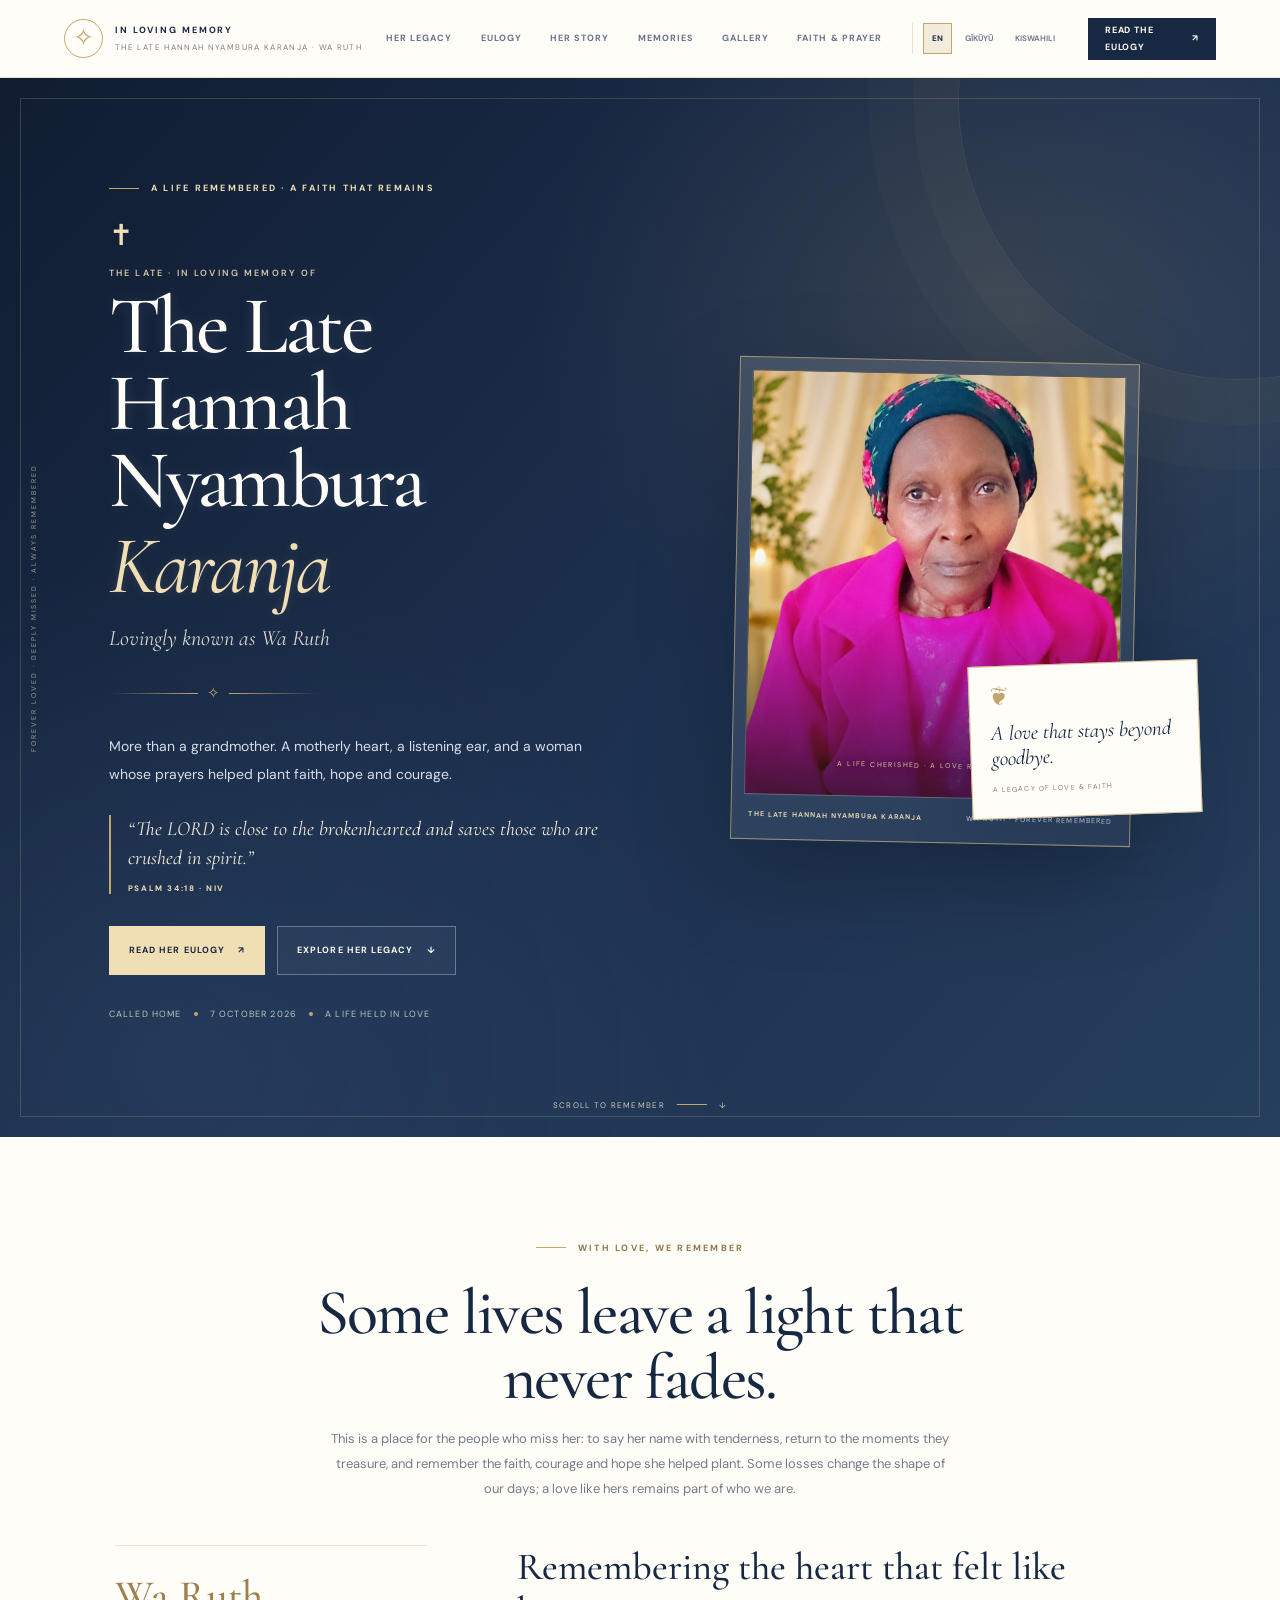
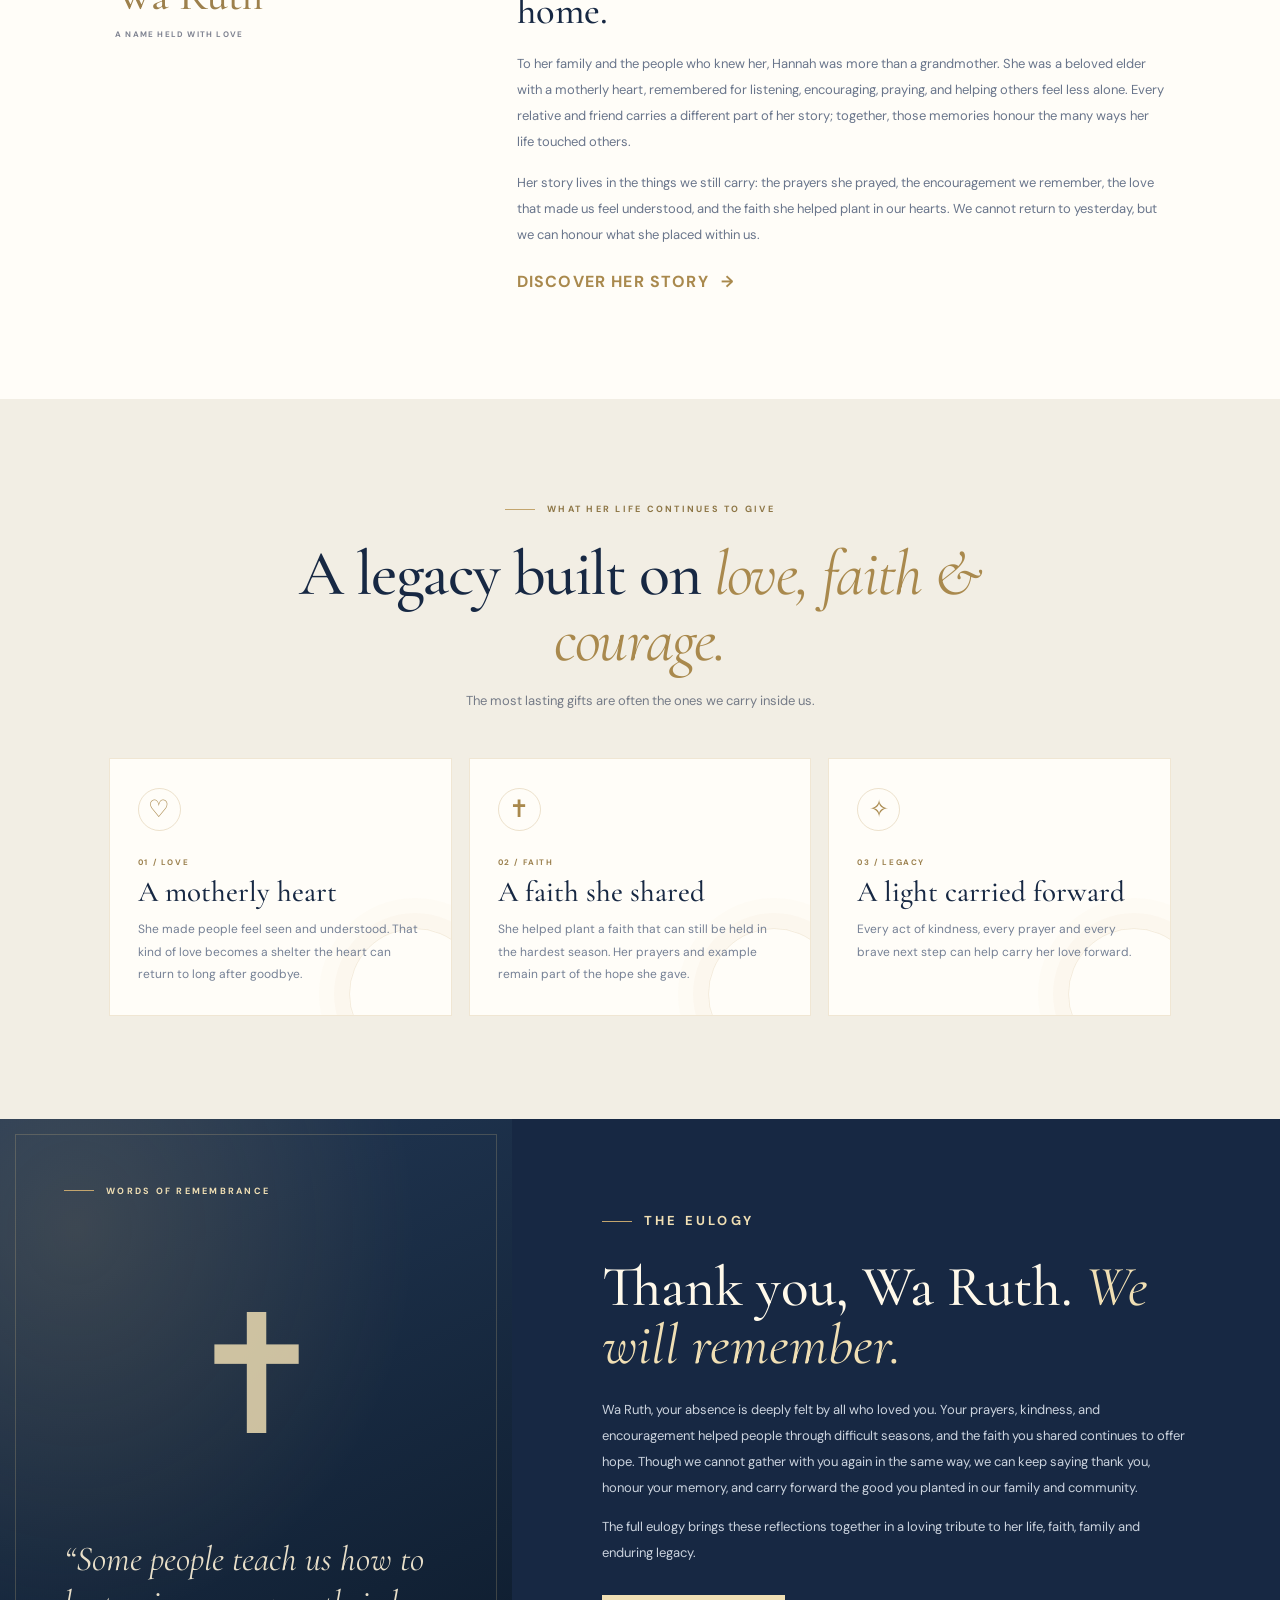
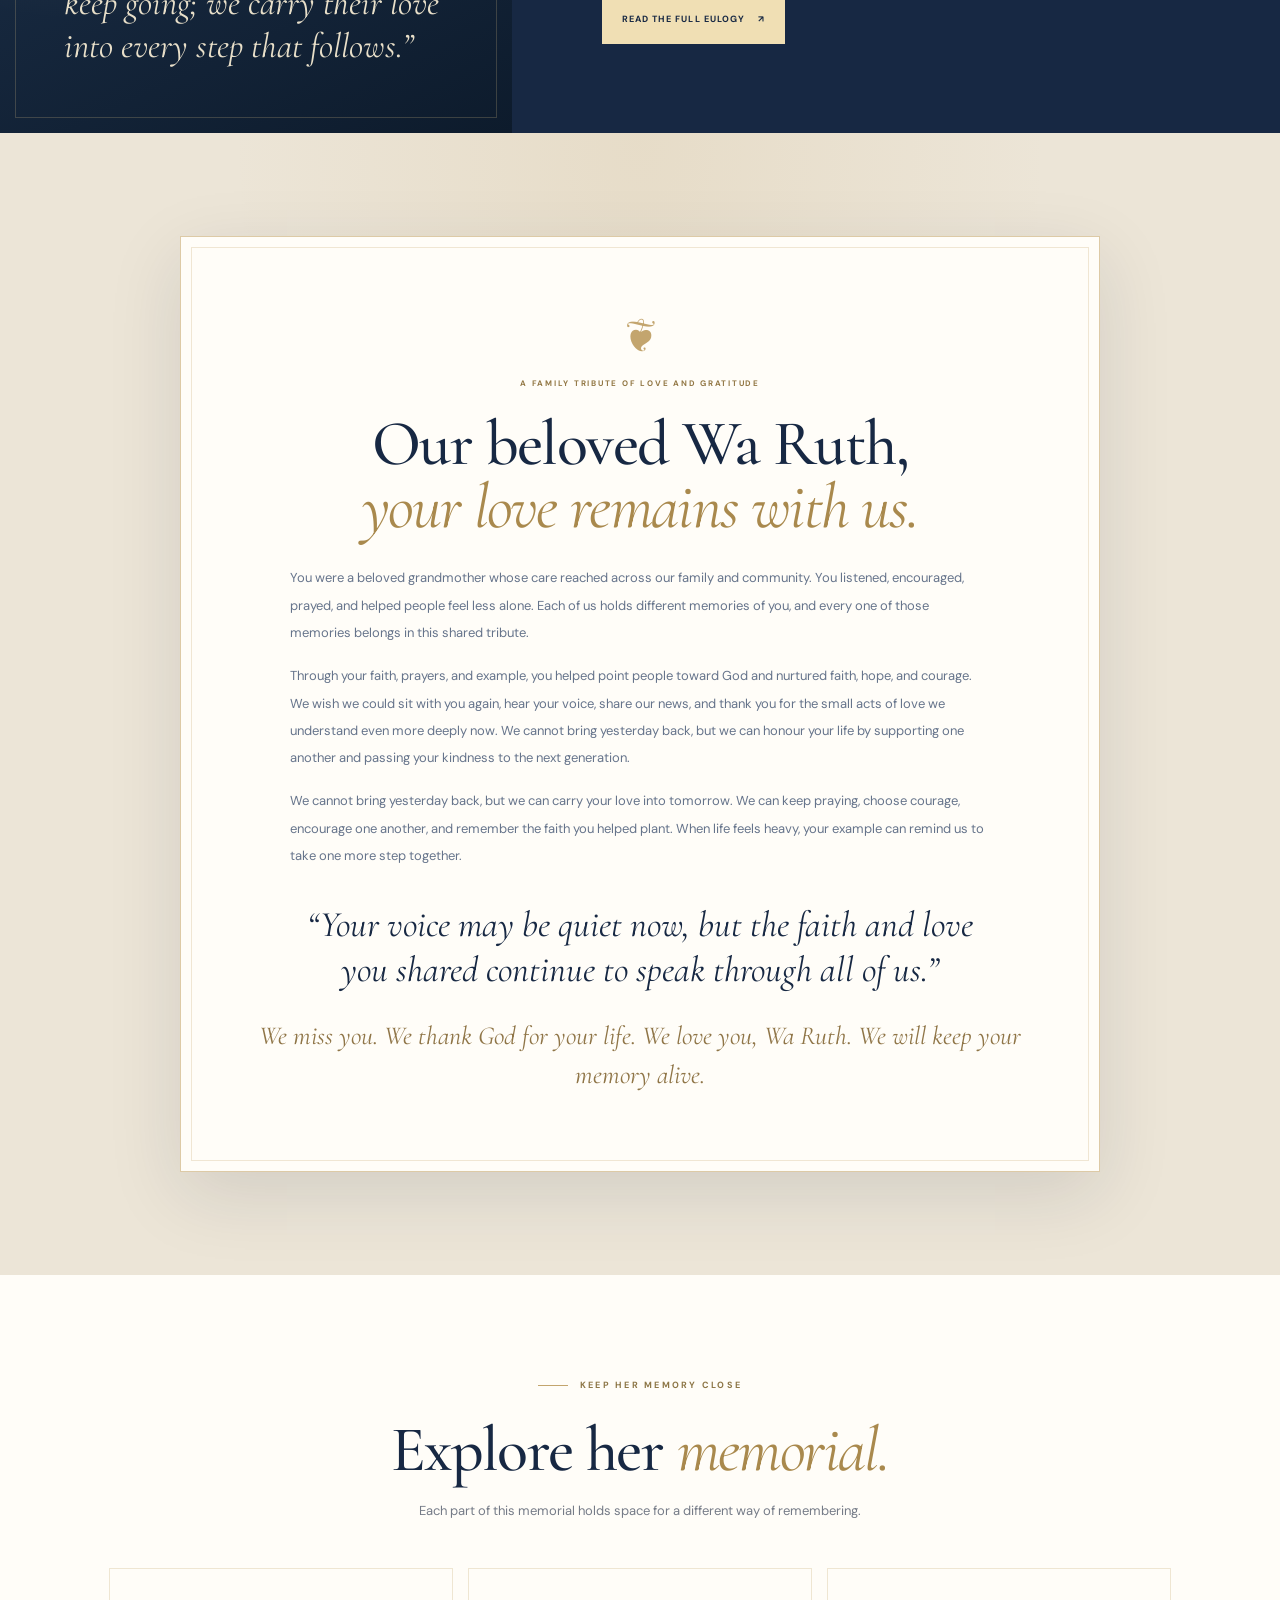
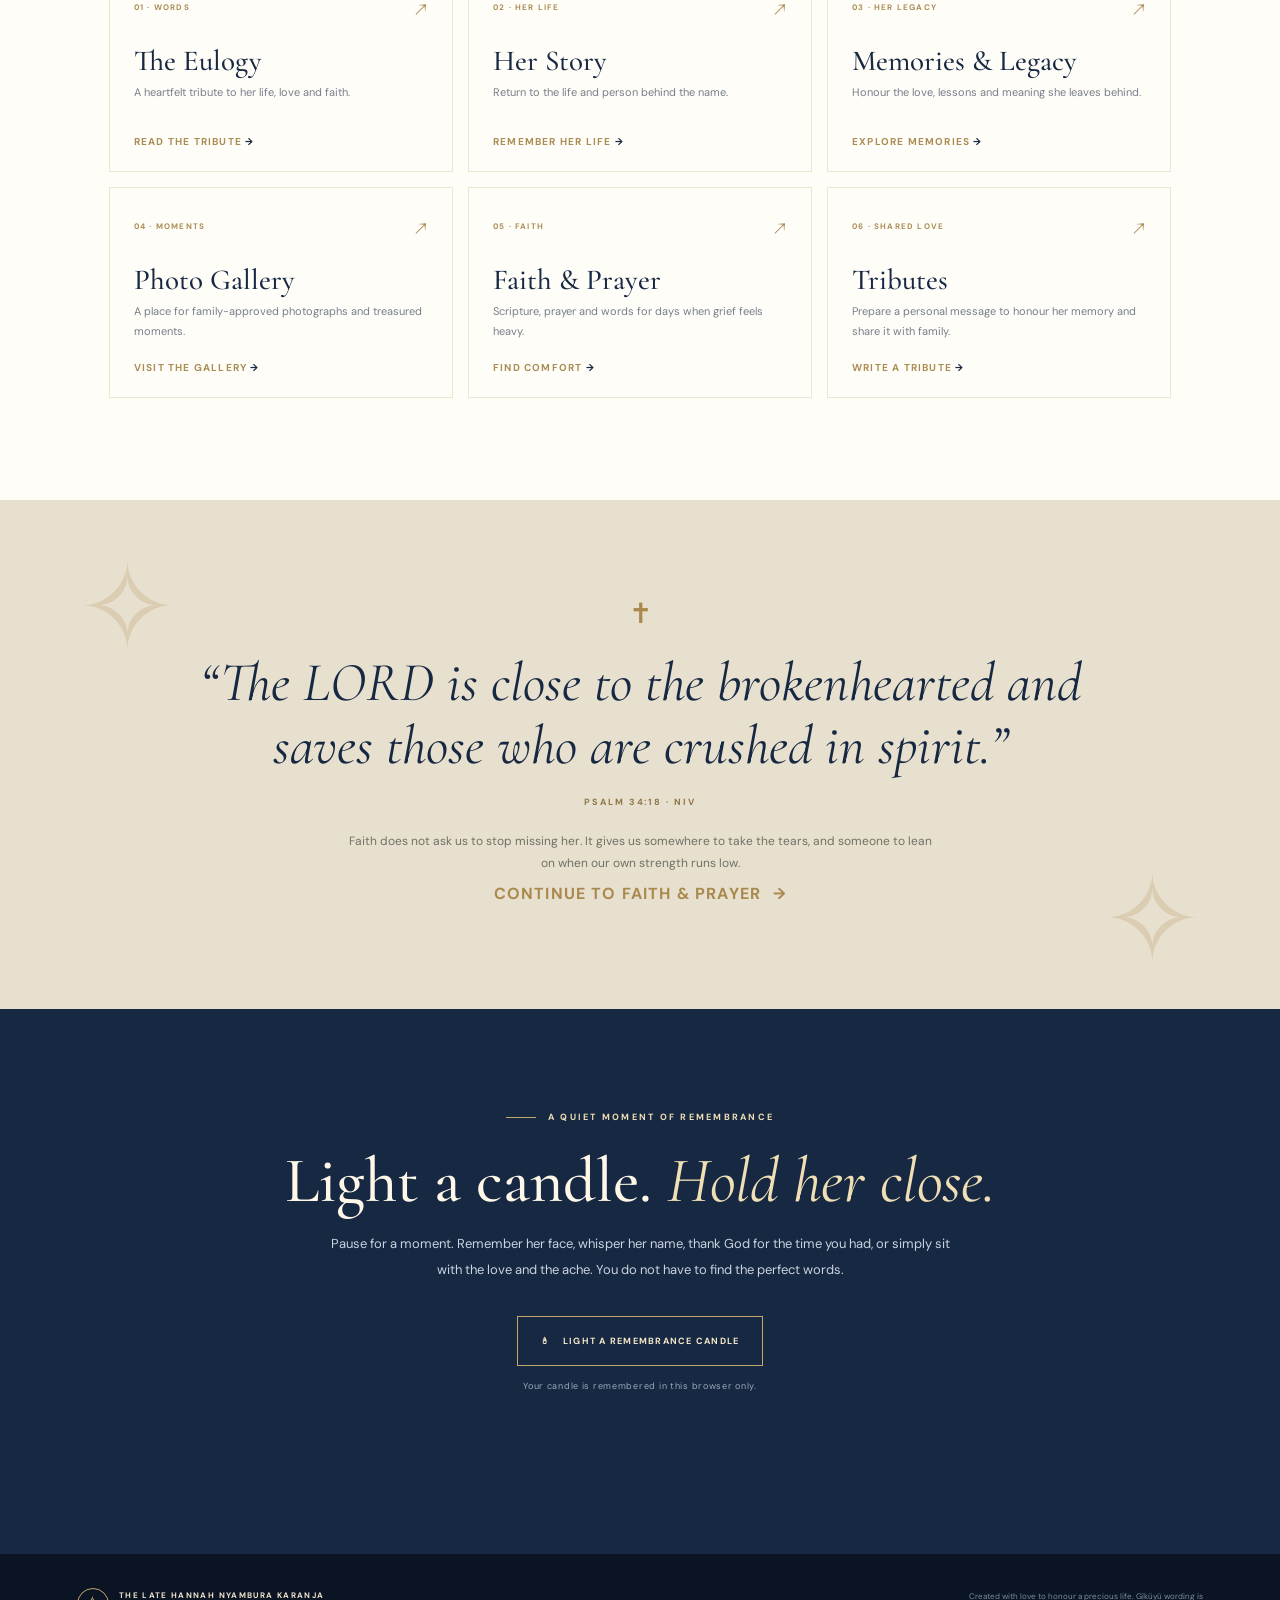
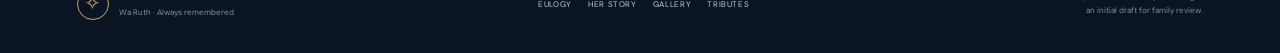
<file: index.html>
<!doctype html>
<html lang="en">
<head>
<meta charset="utf-8">
<meta name="viewport" content="width=device-width, initial-scale=1">
<meta name="theme-color" content="#172843">
<meta name="description" content="A loving Christian memorial honouring the Late Hannah Nyambura Karanja (Wa Ruth), her life, faith, prayers, love and enduring legacy.">
<meta property="og:title" content="The Late Hannah Nyambura Karanja (Wa Ruth) · In Loving Memory">
<meta property="og:description" content="A respectful memorial to the Late Hannah Nyambura Karanja (Wa Ruth), whose love felt like a mother’s embrace and whose prayers helped plant faith, hope and courage.">
<meta property="og:type" content="website">
<link rel="canonical" href="https://botking-automation.github.io/HANNAH-NYAMBURA-KARANJA-MEMORIAL/">
<link rel="preconnect" href="https://fonts.googleapis.com">
<link rel="preconnect" href="https://fonts.gstatic.com" crossorigin>
<link href="https://fonts.googleapis.com/css2?family=Cormorant+Garamond:wght@400;500;600;700&family=DM+Sans:wght@400;500;600;700&display=swap" rel="stylesheet">
<title>In Loving Memory | The Late Hannah Nyambura Karanja (Wa Ruth)</title>
<style>
:root{--forest:#172843;--forest2:#2a4162;--forest3:#344d70;--gold:#c3a56e;--gold2:#f0dfb4;--cream:#faf7f1;--paper:#fffdf8;--ink:#252b35;--muted:#757b87;--line:rgba(195,165,110,.32);--serif:"Cormorant Garamond",Georgia,serif;--sans:"DM Sans",Arial,sans-serif;--shadow:0 24px 70px rgba(12,24,43,.14)}
*{box-sizing:border-box}
html{scroll-behavior:smooth;scroll-padding-top:88px}
body{margin:0;background:var(--cream);color:var(--ink);font:15px/1.8 var(--sans);-webkit-font-smoothing:antialiased}
a{color:inherit;text-decoration:none}
button{font:inherit}
::selection{background:var(--gold2);color:var(--forest)}
.skip-link{position:absolute;left:15px;top:-70px;z-index:100;background:var(--paper);padding:12px 18px;color:var(--forest)}
.skip-link:focus{top:12px}
.progress-track{position:fixed;z-index:80;left:0;top:0;width:100%;height:3px;background:transparent}
.progress-track span{display:block;width:0;height:100%;background:linear-gradient(90deg,var(--gold),#f1e2bd)}
.site-header{position:sticky;top:0;z-index:50;min-height:78px;display:flex;align-items:center;justify-content:space-between;gap:24px;padding:0 clamp(20px,5vw,78px);background:rgba(255,253,248,.94);border-bottom:1px solid var(--line);backdrop-filter:blur(18px)}
.brand{display:inline-flex;align-items:center;gap:12px;flex-shrink:0}
.brand-symbol{display:grid;place-items:center;width:39px;height:39px;border:1px solid var(--gold);border-radius:50%;color:var(--gold);font:25px/1 var(--serif)}
.brand-copy{display:grid;line-height:1.3}
.brand-copy strong{font-size:9px;letter-spacing:.21em;color:var(--forest);font-weight:700}
.brand-copy span{margin-top:5px;color:#827f80;font-size:8px;letter-spacing:.17em}
.main-nav{display:flex;align-items:center;justify-content:center;gap:clamp(12px,2.2vw,31px)}
.main-nav a{position:relative;padding:8px 0;color:#687489;font-size:9px;font-weight:700;letter-spacing:.115em;text-transform:uppercase;white-space:nowrap}
.main-nav a:after{content:"";position:absolute;left:0;right:100%;bottom:2px;height:1px;background:var(--gold);transition:right .25s}
.main-nav a:hover:after,.main-nav a:focus-visible:after{right:0}
.header-cta{display:inline-flex;align-items:center;justify-content:center;gap:10px;min-height:42px;padding:0 16px;border:1px solid var(--forest);background:var(--forest);color:#fffaf0;font-size:9px;font-weight:700;letter-spacing:.09em;text-transform:uppercase;transition:transform .25s,background .25s}
.header-cta:hover{transform:translateY(-2px);background:var(--forest3)}
.menu-toggle{display:none;border:1px solid var(--line);background:transparent;width:42px;height:42px;color:var(--forest);font-size:22px;cursor:pointer}
.hero{position:relative;isolation:isolate;overflow:hidden;min-height:min(820px,calc(100svh - 78px));display:grid;grid-template-columns:minmax(0,1.04fr) minmax(360px,.96fr);align-items:center;gap:clamp(34px,6vw,90px);padding:clamp(60px,8vw,112px) clamp(22px,8.5vw,132px) clamp(70px,9vw,122px);background:radial-gradient(ellipse at 78% 22%,rgba(194,161,100,.16),transparent 33%),radial-gradient(ellipse at 13% 92%,rgba(83,119,164,.17),transparent 35%),linear-gradient(132deg,#101d31 0%,#1d3150 55%,#263f5d 100%);color:var(--paper)}
.hero:before{content:"";position:absolute;inset:20px;border:1px solid rgba(222,196,138,.2);pointer-events:none;z-index:-1}
.hero:after{content:"";position:absolute;width:560px;height:560px;border:1px solid rgba(222,196,138,.11);border-radius:50%;right:-240px;top:-260px;box-shadow:0 0 0 45px rgba(222,196,138,.025),0 0 0 90px rgba(222,196,138,.02);pointer-events:none;z-index:-1}
.hero-copy{position:relative;z-index:2;max-width:700px}
.eyebrow{display:flex;align-items:center;gap:12px;margin:0 0 24px;color:var(--gold2);font-size:9px;font-weight:700;letter-spacing:.25em;text-transform:uppercase}
.eyebrow:before{content:"";width:30px;height:1px;background:var(--gold)}
.hero-cross{display:block;margin:0 0 15px;color:var(--gold2);font:29px/1 var(--serif)}
.hero-overline{margin:0 0 7px;color:#d6c8a5;font-size:9px;font-weight:600;letter-spacing:.24em;text-transform:uppercase}
.hero h1{max-width:720px;margin:0;font:500 clamp(48px,6.4vw,91px)/.94 var(--serif);letter-spacing:-.035em}
.hero h1 em{display:block;margin-top:9px;color:var(--gold2);font-weight:400}
.hero-alias{margin:17px 0 0;color:#d9d7d1;font:italic 22px/1.5 var(--serif)}
.hero-divider{display:flex;align-items:center;gap:9px;width:210px;margin:25px 0;color:var(--gold)}
.hero-divider i{display:block;flex:1;height:1px;background:linear-gradient(90deg,var(--gold),transparent)}
.hero-divider i:first-of-type{background:linear-gradient(90deg,transparent,var(--gold))}
.hero-description{max-width:520px;margin:0;color:#d6dde8;font-size:14px;line-height:2}
.hero-scripture{margin:27px 0 0;padding-left:17px;border-left:2px solid var(--gold);color:#f5eddc;font:italic 20px/1.45 var(--serif)}
.hero-scripture small{display:block;margin-top:9px;color:var(--gold2);font:700 8px/1.5 var(--sans);letter-spacing:.2em}
.hero-actions{display:flex;flex-wrap:wrap;align-items:center;gap:12px;margin-top:32px}
.btn{display:inline-flex;align-items:center;justify-content:center;gap:13px;min-height:49px;padding:0 19px;border:1px solid transparent;font-size:9px;font-weight:700;letter-spacing:.12em;text-transform:uppercase;transition:transform .25s,background .25s,border-color .25s}
.btn:hover{transform:translateY(-2px)}
.btn-gold{background:var(--gold2);border-color:var(--gold2);color:var(--forest)}
.btn-gold:hover{background:#f5e9c9}
.btn-glass{border-color:rgba(255,255,255,.3);background:rgba(255,255,255,.035);color:#fffaf0}
.btn-glass:hover{border-color:var(--gold2);background:rgba(255,255,255,.08)}
.hero-detail{margin-top:31px;display:flex;align-items:center;gap:12px;color:#bac6ba;font-size:9px;letter-spacing:.13em;text-transform:uppercase}
.hero-detail .dot{width:4px;height:4px;background:var(--gold);border-radius:50%}
.portrait-stage{position:relative;display:flex;align-items:center;justify-content:center;min-height:500px}
.portrait-orbit{position:absolute;inset:5% 2%;border:1px solid rgba(222,196,138,.22);border-radius:50%;transform:rotate(-14deg)}
.portrait-orbit:before,.portrait-orbit:after{content:"✧";position:absolute;display:grid;place-items:center;width:23px;height:23px;color:var(--gold2);background:var(--forest);font-size:16px}
.portrait-orbit:before{top:17%;left:7%}.portrait-orbit:after{bottom:13%;right:8%}
.portrait-card{position:relative;width:min(100%,400px);padding:12px 12px 17px;border:1px solid rgba(220,192,129,.61);background:linear-gradient(145deg,rgba(255,255,255,.13),rgba(255,255,255,.035));box-shadow:0 34px 95px rgba(0,0,0,.25);transform:rotate(1.2deg)}
.portrait-inner{position:relative;display:flex;align-items:center;justify-content:center;min-height:425px;overflow:hidden;border:1px solid rgba(222,196,138,.3);background:radial-gradient(ellipse at 50% 32%,rgba(194,161,100,.28),transparent 38%),linear-gradient(155deg,#304767,#202f4c 72%)}
.portrait-inner:before,.portrait-inner:after{content:"";position:absolute;width:240px;height:240px;border:1px solid rgba(222,196,138,.25);border-radius:50%}
.portrait-inner:after{width:285px;height:285px;border-color:rgba(222,196,138,.11)}
.portrait-monogram{position:relative;z-index:2;display:grid;place-items:center;width:145px;height:145px;border:1px solid var(--gold);border-radius:50%;color:var(--gold2);font:500 86px/.9 var(--serif);box-shadow:0 0 0 12px rgba(194,161,100,.055),0 0 60px rgba(194,161,100,.14)}
.portrait-cross{position:absolute;top:25px;color:var(--gold2);font:20px var(--serif)}
.portrait-bottom-label{position:absolute;bottom:24px;left:10px;right:10px;text-align:center;color:#d9c89f;font-size:7px;letter-spacing:.2em;text-transform:uppercase}
.portrait-caption{display:flex;align-items:center;justify-content:space-between;gap:10px;padding:14px 5px 0;color:#e0d2af;font-size:7px;font-weight:700;letter-spacing:.16em;text-transform:uppercase}
.portrait-caption span:last-child{color:#b7c0cf;font-weight:500}
.floating-note{position:absolute;right:-6%;bottom:7%;max-width:230px;padding:17px 20px;border:1px solid rgba(194,161,100,.7);background:var(--paper);box-shadow:var(--shadow);color:var(--forest);transform:rotate(-2deg)}
.floating-note .note-mark{color:var(--gold);font:25px/1 var(--serif)}
.floating-note p{margin:8px 0 3px;font:italic 21px/1.2 var(--serif)}
.floating-note small{color:#828073;font-size:7px;letter-spacing:.16em}
.side-vertical{position:absolute;left:28px;top:50%;writing-mode:vertical-rl;transform:translateY(-50%) rotate(180deg);color:rgba(242,230,199,.61);font-size:7px;letter-spacing:.28em;text-transform:uppercase}
.scroll-cue{position:absolute;bottom:25px;left:50%;display:flex;align-items:center;gap:12px;transform:translateX(-50%);color:#cfcab7;font-size:8px;letter-spacing:.16em;text-transform:uppercase}
.scroll-cue i{display:block;width:30px;height:1px;background:var(--gold)}
.section{padding:clamp(65px,8vw,112px) clamp(22px,8.5vw,132px)}
.section-heading{max-width:780px;margin:0 auto 44px;text-align:center}
.section-heading .eyebrow{justify-content:center;color:#8d7646}
.section-heading .eyebrow:before{background:var(--gold)}
.section-heading h2{margin:0;color:var(--forest);font:500 clamp(39px,5vw,65px)/1.02 var(--serif);letter-spacing:-.025em}
.section-heading h2 em{color:#a9894d;font-weight:400}
.section-heading>p:last-child{max-width:620px;margin:17px auto 0;color:var(--muted);font-size:13px;line-height:1.9}
.intro-section{background:var(--paper)}
.intro-grid{display:grid;grid-template-columns:.65fr 1.35fr;gap:clamp(35px,7vw,110px);max-width:1050px;margin:0 auto;align-items:start}
.intro-marker{padding-top:12px;border-top:1px solid var(--line);color:#9d804c}
.intro-marker strong{display:block;margin-top:17px;font:500 42px/1 var(--serif)}
.intro-marker small{display:block;margin-top:10px;font-size:8px;font-weight:700;letter-spacing:.15em;text-transform:uppercase;color:#7e8290}
.intro-copy h3{margin:0 0 17px;color:var(--forest);font:500 clamp(29px,3vw,42px)/1.15 var(--serif)}
.intro-copy h3 em{color:#a9894d;font-weight:400}
.intro-copy p{margin:0 0 15px;color:#69758b;font-size:13px;line-height:2}
.text-link{display:inline-flex;align-items:center;gap:12px;margin-top:5px;color:var(--forest);font-size:9px;font-weight:700;letter-spacing:.13em;text-transform:uppercase}
.text-link span{color:#a9894d;font-size:16px;transition:transform .2s}
.text-link:hover span{transform:translateX(5px)}
.values-section{background:#f2eee4}
.values-grid{display:grid;grid-template-columns:repeat(3,minmax(0,1fr));gap:17px;max-width:1120px;margin:0 auto}
.value-card{position:relative;overflow:hidden;min-height:245px;padding:29px 28px;background:var(--paper);border:1px solid rgba(194,161,100,.25);transition:transform .25s,box-shadow .25s}
.value-card:hover{transform:translateY(-5px);box-shadow:var(--shadow)}
.value-card:after{content:"";position:absolute;right:-30px;bottom:-45px;width:130px;height:130px;border:1px solid rgba(194,161,100,.19);border-radius:50%;box-shadow:0 0 0 15px rgba(194,161,100,.04),0 0 0 30px rgba(194,161,100,.025)}
.value-icon{display:grid;place-items:center;width:43px;height:43px;border:1px solid var(--line);border-radius:50%;color:#a9894d;font:24px var(--serif)}
.value-card .card-number{display:block;margin:24px 0 7px;color:#9b804e;font-size:8px;font-weight:700;letter-spacing:.2em}
.value-card h3{margin:0 0 10px;color:var(--forest);font:500 29px/1.1 var(--serif)}
.value-card p{position:relative;z-index:1;margin:0;color:#758095;font-size:12px;line-height:1.9}
.eulogy-feature{display:grid;grid-template-columns:minmax(0,.8fr) minmax(0,1.2fr);background:var(--forest);color:var(--paper)}
.feature-aside{position:relative;display:flex;flex-direction:column;justify-content:space-between;min-height:490px;overflow:hidden;padding:clamp(36px,5vw,70px);background:radial-gradient(ellipse at 15% 18%,rgba(194,161,100,.18),transparent 55%),linear-gradient(155deg,#223855,#0d1b2c)}
.feature-aside:before{content:"";position:absolute;inset:15px;border:1px solid rgba(222,196,138,.22);pointer-events:none}
.feature-aside .eyebrow{position:relative;color:var(--gold2)}
.feature-cross{position:relative;align-self:center;margin:auto 0;color:var(--gold2);font:clamp(100px,13vw,180px)/1 var(--serif);opacity:.83}
.feature-aside blockquote{position:relative;margin:0;color:#e8dfc9;font:italic clamp(24px,3vw,35px)/1.25 var(--serif)}
.feature-aside blockquote small{display:block;margin-top:15px;color:var(--gold2);font:700 8px/1.5 var(--sans);letter-spacing:.2em}
.feature-copy{align-self:center;padding:clamp(42px,7vw,95px) clamp(28px,7vw,95px)}
.feature-copy .eyebrow{color:var(--gold2)}
.feature-copy h2{margin:0 0 22px;color:#fff9ea;font:500 clamp(36px,4.5vw,57px)/1.02 var(--serif)}
.feature-copy h2 em{color:var(--gold2);font-weight:400}
.feature-copy p{color:#cbd3de;font-size:13px;line-height:2}
.feature-copy .btn{margin-top:16px}
.pages-section{background:var(--paper)}
.page-cards{display:grid;grid-template-columns:repeat(3,minmax(0,1fr));gap:15px;max-width:1120px;margin:0 auto}
.page-card{display:flex;flex-direction:column;min-height:204px;padding:24px 24px 20px;border:1px solid rgba(194,161,100,.26);background:#fffdf8;transition:transform .22s,border-color .22s,box-shadow .22s}
.page-card:hover{transform:translateY(-4px);border-color:var(--gold);box-shadow:0 16px 35px rgba(12,24,43,.08)}
.page-card .card-top{display:flex;align-items:center;justify-content:space-between;color:#aa8d55;font-size:8px;font-weight:700;letter-spacing:.15em}
.page-card .card-top b{font:24px var(--serif)}
.page-card h3{margin:23px 0 6px;color:var(--forest);font:500 29px/1.1 var(--serif)}
.page-card p{margin:0;color:#777e8a;font-size:11px;line-height:1.8}
.page-card .card-arrow{margin-top:auto;padding-top:17px;color:var(--forest);font-size:10px;font-weight:700;letter-spacing:.12em;text-transform:uppercase}
.page-card .card-arrow span{color:#aa8d55}
.scripture-section{position:relative;overflow:hidden;padding:clamp(65px,8vw,100px) 22px;background:#e8e0cf;text-align:center}
.scripture-section:before,.scripture-section:after{content:"✧";position:absolute;color:rgba(169,137,77,.22);font:120px/1 var(--serif)}
.scripture-section:before{left:6%;top:10%}.scripture-section:after{right:6%;bottom:5%}
.scripture-cross{color:#a9894d;font:28px/1 var(--serif)}
.scripture-quote{max-width:900px;margin:20px auto 17px;color:var(--forest);font:italic clamp(31px,4.5vw,55px)/1.14 var(--serif)}
.scripture-reference{color:#8f7547;font-size:9px;font-weight:700;letter-spacing:.22em}
.scripture-caption{max-width:590px;margin:19px auto 0;color:#6e7166;font-size:12px;line-height:1.9}
.remembrance-section{padding:clamp(65px,8vw,100px) 22px;background:var(--forest);color:var(--paper);text-align:center}
.remembrance-section .eyebrow{justify-content:center}
.remembrance-section .eyebrow:before{background:var(--gold)}
.remembrance-section h2{margin:0;color:#fff8e8;font:500 clamp(38px,5vw,65px)/1 var(--serif)}
.remembrance-section h2 em{color:var(--gold2);font-weight:400}
.remembrance-section>p:not(.eyebrow){max-width:620px;margin:18px auto;color:#cbd3de;font-size:13px;line-height:2}
.candle-button{display:inline-flex;align-items:center;justify-content:center;gap:12px;min-height:50px;margin-top:15px;padding:0 22px;border:1px solid var(--gold);background:transparent;color:#f4e8c8;font-size:9px;font-weight:700;letter-spacing:.14em;text-transform:uppercase;cursor:pointer;transition:background .2s,color .2s}
.candle-button:hover{background:var(--gold2);color:var(--forest)}
.candle-count{display:block;margin-top:12px;color:#9ca9ba;font-size:9px;letter-spacing:.08em}
.candle-confirmation{min-height:24px;margin:6px auto 0;color:var(--gold2);font-size:11px}
.site-footer{display:flex;align-items:center;justify-content:space-between;gap:22px;padding:28px clamp(22px,6vw,85px);background:#0a1423;color:#aeb9cb}
.footer-brand{display:flex;align-items:center;gap:10px}
.footer-brand .brand-symbol{width:32px;height:32px;font-size:20px}
.footer-brand strong{display:block;color:#f0e6cf;font-size:8px;letter-spacing:.17em}
.footer-brand small{display:block;margin-top:3px;color:#8391a7;font-size:8px}
.footer-links{display:flex;flex-wrap:wrap;gap:16px}
.footer-links a{color:#c3ccda;font-size:8px;letter-spacing:.08em;text-transform:uppercase}
.footer-links a:hover{color:var(--gold2)}
.footer-note{max-width:240px;text-align:right;color:#7e8ca3;font-size:8px;line-height:1.7}
.reveal{opacity:0;transform:translateY(18px);transition:opacity .7s ease,transform .7s ease}
.reveal.is-visible{opacity:1;transform:translateY(0)}
/* Language picker sits within the navigation and keeps the page layout intact. */
.language-picker{display:flex;align-items:center;gap:4px;margin-left:2px;padding-left:10px;border-left:1px solid var(--line)}
.language-picker button{border:1px solid transparent;background:transparent;padding:7px 8px;color:#747e91;font-size:8px;font-weight:700;cursor:pointer}
.language-picker button[aria-pressed="true"]{border-color:var(--gold);background:#f2ecdd;color:var(--forest)}
.kikuyu-note{max-width:760px;margin:25px auto 0;color:#8b8168;font-size:10px;line-height:1.7;text-align:center}
@media(max-width:1120px){.site-header{gap:13px;padding-inline:24px}.main-nav{gap:14px}.main-nav a{font-size:8px;letter-spacing:.07em}.header-cta{padding-inline:12px}.hero{padding-inline:6vw;gap:35px}.floating-note{right:-2%}}
@media(max-width:880px){.site-header{min-height:72px;flex-wrap:wrap}.menu-toggle{display:block;margin-left:auto}.header-cta{display:none}.main-nav{display:none;order:4;width:100%;padding:9px 0 20px;grid-template-columns:repeat(3,minmax(0,1fr));gap:5px 12px}.main-nav.is-open{display:grid}.main-nav a{padding:10px 0;font-size:9px;border-bottom:1px solid rgba(194,161,100,.18)}.language-picker{margin-left:0;padding-left:0;border-left:0;justify-content:flex-start}.language-picker button{padding:7px}.hero{grid-template-columns:minmax(0,1fr) minmax(260px,.8fr);min-height:0;padding-block:65px 80px}.hero h1{font-size:clamp(46px,7.4vw,72px)}.portrait-stage{min-height:420px}.portrait-inner{min-height:350px}.portrait-card{width:330px}.floating-note{right:-5%;bottom:3%;max-width:190px}.side-vertical{display:none}.intro-grid{grid-template-columns:.45fr 1.55fr;gap:35px}.page-cards{grid-template-columns:repeat(2,minmax(0,1fr))}}
@media(max-width:640px){.site-header{padding-inline:18px}.brand-symbol{width:34px;height:34px}.brand-copy strong{font-size:8px}.brand-copy span{font-size:7px}.main-nav.is-open{grid-template-columns:repeat(2,minmax(0,1fr))}.hero{display:flex;flex-direction:column;align-items:stretch;padding:56px 24px 73px;gap:25px}.hero:before{inset:10px}.hero-copy{order:0}.hero h1{font-size:clamp(48px,13vw,70px)}.hero-alias{font-size:20px}.hero-description{font-size:13px}.hero-actions{display:grid;grid-template-columns:1fr}.hero-actions .btn{width:100%}.hero-detail{flex-wrap:wrap;font-size:8px}.portrait-stage{order:1;min-height:350px;margin:0 8px}.portrait-orbit{inset:4% 1%}.portrait-card{width:min(84%,310px)}.portrait-inner{min-height:330px}.portrait-monogram{width:120px;height:120px;font-size:72px}.floating-note{right:-7px;bottom:0;max-width:165px;padding:12px 14px}.floating-note p{font-size:18px}.scroll-cue{bottom:18px;white-space:nowrap}.section{padding:62px 23px}.section-heading{margin-bottom:31px}.section-heading h2{font-size:43px}.intro-grid{grid-template-columns:1fr;gap:26px}.intro-marker{display:flex;align-items:center;gap:16px;padding-top:10px}.intro-marker strong{margin-top:0;font-size:34px}.intro-marker small{margin:0}.values-grid{grid-template-columns:1fr;gap:12px}.value-card{min-height:0;padding:25px}.value-card .card-number{margin-top:19px}.eulogy-feature{grid-template-columns:1fr}.feature-aside{min-height:310px;padding:35px}.feature-cross{position:absolute;right:40px;top:70px;font-size:100px;opacity:.4}.feature-aside blockquote{max-width:300px;font-size:27px}.feature-copy{padding:45px 27px 52px}.page-cards{grid-template-columns:1fr}.page-card{min-height:170px;padding:22px}.page-card h3{margin-top:15px}.scripture-section:before{left:-35px}.scripture-section:after{right:-35px}.scripture-quote{font-size:35px}.site-footer{align-items:flex-start;flex-direction:column;padding:28px 22px}.footer-note{text-align:left;max-width:100%}.footer-links{gap:12px}}

/* A quiet, dignified arrival with a soft pearl-blue glow and a gentle champagne pulse. */
.hero-title-honour {
  transform-origin: left center;
  text-shadow: 0 0 14px rgba(224, 233, 247, .12);
  animation: waRuthTitleRise 1.8s cubic-bezier(.16, 1, .3, 1) .12s both,
             waRuthPearlGlow 5.8s ease-in-out 2s infinite;
}
.hero-title-honour em {
  color: #f0dfb4;
  text-shadow: 0 0 10px rgba(240, 223, 180, .15);
  animation: waRuthGoldGlow 5.8s ease-in-out 2s infinite;
}
/* The real dove video is supplied by the family and sits quietly at the hero's top-right. */
.dove-video-wrap {
  position: absolute; top: clamp(16px, 2.3vw, 28px); right: clamp(20px, 4vw, 58px); z-index: 3;
  display: grid; place-items: center; width: clamp(112px, 13vw, 168px); height: clamp(76px, 9vw, 112px);
  overflow: hidden; border: 1px solid rgba(222, 196, 138, .55); background: rgba(9, 19, 33, .28);
  box-shadow: 0 8px 24px rgba(0, 0, 0, .18); pointer-events: none; opacity: 0; transition: opacity .35s ease;
}
.dove-video-wrap.is-ready { opacity: 1; }
.dove-video { display: block; width: 100%; height: 100%; object-fit: contain; opacity: 0; background: transparent; transition: opacity .35s ease; }
.dove-video.is-ready { opacity: 1; }

@keyframes waRuthTitleRise {
  0% { opacity: 0; transform: translateY(18px) scale(.92); }
  68% { opacity: 1; transform: translateY(-1px) scale(1.012); }
  100% { opacity: 1; transform: translateY(0) scale(1); }
}
@keyframes waRuthPearlGlow {
  0%, 100% {
    text-shadow: 0 0 10px rgba(224, 233, 247, .08),
                 0 0 22px rgba(154, 185, 225, .04);
  }
  50% {
    text-shadow: 0 0 17px rgba(224, 233, 247, .32),
                 0 0 36px rgba(154, 185, 225, .16);
  }
}
@keyframes waRuthGoldGlow {
  0%, 100% {
    text-shadow: 0 0 8px rgba(240, 223, 180, .12),
                 0 0 18px rgba(195, 165, 110, .04);
  }
  50% {
    text-shadow: 0 0 17px rgba(240, 223, 180, .38),
                 0 0 31px rgba(195, 165, 110, .15);
  }
}
@media(max-width:880px) {
  .hero { padding-top: 102px; }
  .dove-video-wrap { top: 9px; right: 20px; width: 116px; height: 80px; }
}
@media(max-width:640px) {
  .hero { padding-top: 88px; }
  .dove-video-wrap { top: 8px; right: 17px; width: 94px; height: 66px; }
}

@media(prefers-reduced-motion:reduce){html{scroll-behavior:auto}.reveal{opacity:1;transform:none;transition:none}*,*:before,*:after{animation-duration:.01ms!important;animation-iteration-count:1!important;scroll-behavior:auto!important;transition-duration:.01ms!important}}

@media(prefers-reduced-motion:reduce) {
  .hero-title-honour,
  .hero-title-honour em {
    animation: none !important;
    opacity: 1;
    transform: none;
    filter: none;
    text-shadow: none;
  }
}

@media print{.site-header,.progress-track,.hero-actions,.scroll-cue,.candle-button,.candle-count,.candle-confirmation,.footer-links{display:none!important}.hero{display:block;min-height:0;background:white!important;color:#172843;padding:30px}.hero h1,.hero-alias,.hero-description,.hero-scripture{color:#172843}.portrait-stage{display:none}.section,.eulogy-feature,.scripture-section,.remembrance-section{break-inside:avoid;background:white!important;color:#172843;padding:24px}.reveal{opacity:1;transform:none}.feature-copy h2,.feature-copy p,.feature-aside blockquote{color:#172843}.site-footer{background:white;color:#172843}}


/* Keep the memorial portrait itself clear: no circles, orbit or symbols over her photograph. */
.portrait-orbit,
.portrait-inner::before,
.portrait-inner::after,
.portrait-inner .portrait-monogram,
.portrait-inner .portrait-cross {
  display: none !important;
  content: none !important;
}
.portrait-inner .portrait-photo { z-index: 0; }

/* The memorial portrait asset is rendered inside the framed hero image. */
.portrait-inner .portrait-photo{position:absolute;inset:0;z-index:0;width:100%;height:100%;object-fit:cover;object-position:center 24%;display:block;filter:saturate(.94);background:#223855}
.portrait-inner .portrait-shade{position:absolute;inset:0;z-index:1;pointer-events:none;background:linear-gradient(180deg,rgba(8,22,16,.12) 0%,rgba(8,22,16,0) 35%,rgba(8,22,16,.06) 55%,rgba(8,22,16,.72) 100%)}
.portrait-inner:before,.portrait-inner:after{z-index:2;pointer-events:none}
.portrait-inner .portrait-cross,.portrait-inner .portrait-bottom-label{z-index:3;text-shadow:0 2px 9px rgba(0,0,0,.75)}
.portrait-inner.has-photo .portrait-monogram{display:none}
.portrait-inner:not(.has-photo) .portrait-shade{display:none}


.letter-section{padding:clamp(60px,8vw,105px) clamp(20px,6vw,90px);background:radial-gradient(ellipse at 50% 0,rgba(194,161,100,.13),transparent 45%),#ece5d7}.letter-paper{position:relative;max-width:920px;margin:0 auto;padding:clamp(36px,6vw,78px);background:var(--paper);border:1px solid rgba(194,161,100,.55);box-shadow:0 22px 70px rgba(23,37,60,.12);text-align:center}.letter-paper:before{content:"";position:absolute;inset:10px;border:1px solid rgba(194,161,100,.25);pointer-events:none}.letter-flourish{position:relative;color:var(--gold);font:44px/1 var(--serif)}.letter-kicker{position:relative;margin:19px 0 21px;color:#927744;font-size:8px;font-weight:700;letter-spacing:.22em}.letter-paper h2{position:relative;margin:0 auto 26px;max-width:740px;color:var(--forest);font:500 clamp(37px,5.2vw,64px)/.99 var(--serif);letter-spacing:-.025em}.letter-paper h2 em{color:#a9894d;font-weight:400}.letter-paper>p:not(.letter-kicker):not(.letter-signoff){position:relative;max-width:700px;margin:16px auto;color:#66748b;font-size:13px;line-height:2.1;text-align:left}.letter-paper blockquote{position:relative;max-width:710px;margin:33px auto 24px;color:var(--forest);font:italic clamp(25px,3.2vw,36px)/1.25 var(--serif)}.letter-signoff{position:relative;margin:20px auto 0;color:#8f7547;font:italic clamp(19px,2.8vw,26px)/1.5 var(--serif)}
@media(max-width:640px){.letter-section{padding:48px 17px}.letter-paper{padding:34px 24px}.letter-paper:before{inset:7px}.letter-paper h2{font-size:42px}.letter-paper>p:not(.letter-kicker):not(.letter-signoff){font-size:12px}}
@media(print){.letter-section{background:white!important;padding:20px}.letter-paper{box-shadow:none}.letter-paper h2,.letter-paper>p:not(.letter-kicker):not(.letter-signoff),.letter-paper blockquote,.letter-signoff{color:#172843!important}}
</style>
</head>
<body>
<div class="progress-track" aria-hidden="true"><span id="scrollProgress"></span></div>
<a class="skip-link" href="#main-content">Skip to memorial</a>
<header class="site-header" id="top">
<a class="brand" href="#top" aria-label="Hannah Nyambura Karanja memorial home">
<span class="brand-symbol" aria-hidden="true">✧</span>
<span class="brand-copy"><strong>IN LOVING MEMORY</strong><span>THE LATE HANNAH NYAMBURA KARANJA · WA RUTH</span></span>
</a>
<button class="menu-toggle" id="menuToggle" type="button" aria-label="Open navigation" aria-expanded="false" aria-controls="mainNavigation">☰</button>
<nav class="main-nav" id="mainNavigation" aria-label="Memorial navigation">
<a href="#remembering" data-en="Her legacy" data-ki="Mĩtugo yake">Her legacy</a>
<a href="public/eulogy.html" data-en="Eulogy" data-ki="Ciugo cia kũririkana">Eulogy</a>
<a href="public/story.html" data-en="Her story" data-ki="Ũhoro wa ũtũũro wake">Her story</a>
<a href="public/memories.html" data-en="Memories" data-ki="Maũndũ tũririkanaga">Memories</a>
<a href="public/gallery.html" data-en="Gallery" data-ki="Mbica">Gallery</a>
<a href="public/prayers.html" data-en="Faith &amp; prayer" data-ki="Wĩtĩkio na mahoya">Faith &amp; prayer</a>
<div class="language-picker" aria-label="Choose language"><button type="button" data-lang="en" aria-pressed="true">EN</button><button type="button" data-lang="ki" aria-pressed="false">GĨKŨYŨ</button><button type="button" data-lang="sw" aria-pressed="false">KISWAHILI</button></div>
</nav>
<a class="header-cta" href="public/eulogy.html"><span data-en="Read the eulogy" data-ki="Thoma ciugo cia kũririkana">Read the eulogy</span><span aria-hidden="true">↗</span></a>
</header>

<main id="main-content">
<section class="hero" id="home">
<div class="dove-video-wrap" aria-hidden="true">
<video class="dove-video" autoplay muted loop playsinline preload="metadata" tabindex="-1" disablepictureinpicture>
<source src="public/videos/dove.mp4" type="video/mp4">
</video>
</div>
<div class="side-vertical" aria-hidden="true">FOREVER LOVED · DEEPLY MISSED · ALWAYS REMEMBERED</div>
<div class="hero-copy">
<p class="eyebrow" data-en="A life remembered · a faith that remains" data-ki="Ũtũũro wake · wĩtĩkio ũtũũraga">A life remembered · a faith that remains</p>
<span class="hero-cross" aria-hidden="true">✝</span>
<p class="hero-overline" data-en="THE LATE · IN LOVING MEMORY OF" data-ki="TŨKŨRIRIKANA NA WENDO">THE LATE · IN LOVING MEMORY OF</p>
<h1 class="hero-title-honour" data-en="The Late Hannah Nyambura &lt;em&gt;Karanja&lt;/em&gt;" data-ki="Hannah Nyambura &lt;em&gt;Karanja&lt;/em&gt;">The Late Hannah Nyambura <em>Karanja</em></h1>
<p class="hero-alias" data-en="Lovingly known as Wa Ruth" data-ki="Wa Ruth, rĩĩtwa rĩa wendo">Lovingly known as Wa Ruth</p>
<div class="hero-divider" aria-hidden="true"><i></i>✧<i></i></div>
<p class="hero-description" data-en="More than a grandmother. A motherly heart, a listening ear, and a woman whose prayers helped plant faith, hope and courage." data-ki="Warĩ Cucu witũ wa bata mũno. Nĩatũthikĩrĩriaga, atũhoeraga na atũheaga mwĩhoko na hinya nĩ ũndũ wa wĩtĩkio wake." >More than a grandmother. A motherly heart, a listening ear, and a woman whose prayers helped plant faith, hope and courage.</p>
<blockquote class="hero-scripture"><span data-en="“The LORD is close to the brokenhearted and saves those who are crushed in spirit.”" data-ki="“MWATHANI akoragwo hakuhĩ na arĩa makuĩte ngoro, na nĩahonokagia arĩa mwĩhoko wao ũthirĩĩte.”">“The LORD is close to the brokenhearted and saves those who are crushed in spirit.”</span><small data-en="PSALM 34:18 · NIV" data-ki="THABURI 34:18 · GKN">PSALM 34:18 · NIV</small></blockquote>
<div class="hero-actions">
<a class="btn btn-gold" href="public/eulogy.html"><span data-en="Read her eulogy" data-ki="Thoma ciugo cia kũmũririkana">Read her eulogy</span><span aria-hidden="true">↗</span></a>
<a class="btn btn-glass" href="#remembering"><span data-en="Explore her legacy" data-ki="Rora mĩtugo yake">Explore her legacy</span><span aria-hidden="true">↓</span></a>
</div>
<div class="hero-detail"><span data-en="Called home" data-ki="Ũtũũro wake">Called home</span><span class="dot"></span><time datetime="2026-10-07">7 October 2026</time><span class="dot"></span><span data-en="A life held in love" data-ki="Ũtũũro ũrĩ na wendo">A life held in love</span></div>
</div>
<div class="portrait-stage" aria-label="Memorial portrait placeholder">
<div class="portrait-card">
<div class="portrait-inner">
<img class="portrait-photo" src="public/images/hannah-nyambura-karanja.jpg" alt="The Late Hannah Nyambura Karanja, lovingly known as Wa Ruth" onload="this.parentElement.classList.add('has-photo')" onerror="this.hidden=true;this.parentElement.classList.remove('has-photo')">
<span class="portrait-shade" aria-hidden="true"></span>
<div class="portrait-bottom-label" data-en="A life cherished · a love remembered" data-ki="Ũtũũro wa bata · wendo ũtũũraga">A life cherished · a love remembered</div>
</div>
<div class="portrait-caption"><span>The Late Hannah Nyambura Karanja</span><span>Wa Ruth · Forever remembered</span></div>
</div>
<div class="floating-note"><span class="note-mark" aria-hidden="true">❦</span><p data-en="A love that stays beyond goodbye." data-ki="Wendo wake ũtũũraga ngoro-inĩ ciitũ.">A love that stays beyond goodbye.</p><small data-en="A LEGACY OF LOVE &amp; FAITH" data-ki="WENDO NA WĨTĨKIO">A LEGACY OF LOVE &amp; FAITH</small></div>
</div>
<a class="scroll-cue" href="#welcome"><span data-en="Scroll to remember" data-ki="Enda mbere ũririkane">Scroll to remember</span><i></i>↓</a>
</section>

<section class="section intro-section" id="welcome">
<div class="section-heading reveal">
<p class="eyebrow" data-en="With love, we remember" data-ki="Tũmũririkana na wendo">With love, we remember</p>
<h2 data-en="Some lives leave a light that never fades." data-ki="Ũtũũro wa andũ amwe ũtigaga ũtheri ũtarĩ wa kũimwo nĩ ihinda.">Some lives leave a light that never fades.</h2>
<p data-en="This is a place for the people who miss her: to say her name with tenderness, return to the moments they treasure, and remember the faith, courage and hope she helped plant. Some losses change the shape of our days; a love like hers remains part of who we are." data-ki="Gĩkĩ nĩ handũ ha arĩa mamũrirĩra: kũuga rĩĩtwa rĩake na wendo, kũririkana maũndũ ma bata na wĩtĩkio na hinya aatũheire.">This is a place for the people who miss her: to say her name with tenderness, return to the moments they treasure, and remember the faith, courage and hope she helped plant. Some losses change the shape of our days; a love like hers remains part of who we are.</p>
</div>
<div class="intro-grid reveal">
<div class="intro-marker"><strong>Wa Ruth</strong><small data-en="A name held with love" data-ki="Rĩĩtwa rĩa wendo">A name held with love</small></div>
<div class="intro-copy">
<h3 data-en="Remembering the heart that felt like home." data-ki="Kũririkana ngoro ya wendo yatũmaga twĩgue tũrĩ mũciĩ." >Remembering the heart that felt like home.</h3>
<p data-en="To her family and the people who knew her, Hannah was more than a grandmother. She was a beloved elder with a motherly heart, remembered for listening, encouraging, praying, and helping others feel less alone. Every relative and friend carries a different part of her story; together, those memories honour the many ways her life touched others." data-ki="Wa Ruth aarĩ wa bata mũno kũrĩ nyũmba yake na arĩa othe aamendete. Aarĩ Cucu wa wendo; nĩathikĩrĩriaga andũ, akĩmahoera na akĩmahe hinya. O mũndũ arĩ na kĩririkanio gĩake, na ciothe nĩ cia bata.">To her family and the people who knew her, Hannah was more than a grandmother. She was a beloved elder with a motherly heart, remembered for listening, encouraging, praying, and helping others feel less alone. Every relative and friend carries a different part of her story; together, those memories honour the many ways her life touched others.</p>
<p data-en="Her story lives in the things we still carry: the prayers she prayed, the encouragement we remember, the love that made us feel understood, and the faith she helped plant in our hearts. We cannot return to yesterday, but we can honour what she placed within us." data-ki="Mahoya, ciugo ciake, wendo na wĩtĩkio wake nĩtũtũũria ngoro-inĩ.">Her story lives in the things we still carry: the prayers she prayed, the encouragement we remember, the love that made us feel understood, and the faith she helped plant in our hearts. We cannot return to yesterday, but we can honour what she placed within us.</p>
<a class="text-link" href="public/story.html"><span data-en="Discover her story" data-ki="Thoma ũhoro wake">Discover her story</span><span aria-hidden="true">→</span></a>
</div>
</div>
</section>

<section class="section values-section" id="remembering">
<div class="section-heading reveal">
<p class="eyebrow" data-en="What her life continues to give" data-ki="Mĩtugo ũrĩa atigĩte">What her life continues to give</p>
<h2 data-en="A legacy built on <em>love, faith &amp; courage.</em>" data-ki="Mĩtugo yake ya bata nĩ <em>wendo, wĩtĩkio na hinya.</em>">A legacy built on <em>love, faith &amp; courage.</em></h2>
<p data-en="The most lasting gifts are often the ones we carry inside us." data-ki="Gĩheeo kĩa bata nĩ kĩrĩa tũtwaraga ngoro-inĩ.">The most lasting gifts are often the ones we carry inside us.</p>
</div>
<div class="values-grid">
<article class="value-card reveal"><span class="value-icon" aria-hidden="true">♡</span><span class="card-number">01 / LOVE</span><h3 data-en="A motherly heart" data-ki="Ngoro ya nyina">A motherly heart</h3><p data-en="She made people feel seen and understood. That kind of love becomes a shelter the heart can return to long after goodbye." data-ki="Nĩathikĩrĩriaga andũ na akĩmahe ũhooti. Wendo ta ũcio nĩ ũrĩa ũtũũraga ngoro-inĩ.">She made people feel seen and understood. That kind of love becomes a shelter the heart can return to long after goodbye.</p></article>
<article class="value-card reveal"><span class="value-icon" aria-hidden="true">✝</span><span class="card-number">02 / FAITH</span><h3 data-en="A faith she shared" data-ki="Wĩtĩkio wake">A faith she shared</h3><p data-en="She helped plant a faith that can still be held in the hardest season. Her prayers and example remain part of the hope she gave." data-ki="Nĩatũrutire gũikara na wĩtĩkio na mwĩhoko o na hĩndĩ cia kĩeha.">She helped plant a faith that can still be held in the hardest season. Her prayers and example remain part of the hope she gave.</p></article>
<article class="value-card reveal"><span class="value-icon" aria-hidden="true">✧</span><span class="card-number">03 / LEGACY</span><h3 data-en="A light carried forward" data-ki="Ũtheri ũrĩa tũtwaraga mbere">A light carried forward</h3><p data-en="Every act of kindness, every prayer and every brave next step can help carry her love forward." data-ki="Tũtwaraga wendo wake mbere tũkĩigua andũ, tũkĩhooya na tũkĩheana hinya." >Every act of kindness, every prayer and every brave next step can help carry her love forward.</p></article>
</div>
</section>

<section class="eulogy-feature" id="eulogy">
<div class="feature-aside">
<p class="eyebrow" data-en="Words of remembrance" data-ki="Ciugo cia kũririkana">Words of remembrance</p>
<div class="feature-cross" aria-hidden="true">✝</div>
<blockquote data-en="“Some people teach us how to keep going; we carry their love into every step that follows.”" data-ki="“Andũ amwe nĩmatũrutaga gũthiĩ mbere; tũtwaraga wendo wao na ithuĩ.”">“Some people teach us how to keep going; we carry their love into every step that follows.”<small>A REFLECTION IN HER MEMORY</small></blockquote>
</div>
<div class="feature-copy reveal">
<p class="eyebrow" data-en="The eulogy" data-ki="Ciugo cia kũririkana">The eulogy</p>
<h2 data-en="Thank you, Wa Ruth. <em>We will remember.</em>" data-ki="Nĩ wega, Wa Ruth. <em>Tũgũkũririkana na wendo.</em>">Thank you, Wa Ruth. <em>We will remember.</em></h2>
<p data-en="Wa Ruth, your absence is deeply felt by all who loved you. Your prayers, kindness, and encouragement helped people through difficult seasons, and the faith you shared continues to offer hope. Though we cannot gather with you again in the same way, we can keep saying thank you, honour your memory, and carry forward the good you planted in our family and community." data-ki="Nyũmba yake na arĩa othe aamendete nĩmamũrirĩra. Wendo wake, mahoya na wĩtĩkio nĩmaheire andũ hinya. Tũtũũrie mĩtugo yake na ũrĩa atũrutĩte.">Wa Ruth, your absence is deeply felt by all who loved you. Your prayers, kindness, and encouragement helped people through difficult seasons, and the faith you shared continues to offer hope. Though we cannot gather with you again in the same way, we can keep saying thank you, honour your memory, and carry forward the good you planted in our family and community.</p>
<p data-en="The full eulogy brings these reflections together in a loving tribute to her life, faith, family and enduring legacy." data-ki="Ciugo ici ciothe nĩciũria maũndũ ma ũtũũro wake, wĩtĩkio, nyũmba yake na mĩtugo yake ĩtũũraga.">The full eulogy brings these reflections together in a loving tribute to her life, faith, family and enduring legacy.</p>
<a class="btn btn-gold" href="public/eulogy.html"><span data-en="Read the full eulogy" data-ki="Thoma ciugo ciothe cia kũririkana">Read the full eulogy</span><span aria-hidden="true">↗</span></a>
</div>
</section>

<section class="letter-section" id="letter">
<div class="letter-paper">
<div class="letter-flourish" aria-hidden="true">❦</div>
<p class="letter-kicker" data-en="A FAMILY TRIBUTE OF LOVE AND GRATITUDE" data-ki="Ciugo cia wendo na ngaatho kuuma kũrĩ nyũmba">A FAMILY TRIBUTE OF LOVE AND GRATITUDE</p>
<h2 data-en="Our beloved Wa Ruth,<br><em>your love remains with us.</em>" data-ki="Wa Ruth witũ,<br><em>wendo waku ũtũũraga ngoro-inĩ ciitũ.</em>">Our beloved Wa Ruth,<br><em>your love remains with us.</em></h2>
<p data-en="You were a beloved grandmother whose care reached across our family and community. You listened, encouraged, prayed, and helped people feel less alone. Each of us holds different memories of you, and every one of those memories belongs in this shared tribute." data-ki="Warĩ Cucu wendwo mũno. Wendo waku, mahoya maku na ciugo ciaku cia hinya nĩciheire nyũmba na rũciaro mwĩhoko. O mũndũ arĩ na kĩririkanio gĩake, na ciothe nĩ cia bata.">You were a beloved grandmother whose care reached across our family and community. You listened, encouraged, prayed, and helped people feel less alone. Each of us holds different memories of you, and every one of those memories belongs in this shared tribute.</p>
<p data-en="Through your faith, prayers, and example, you helped point people toward God and nurtured faith, hope, and courage. We wish we could sit with you again, hear your voice, share our news, and thank you for the small acts of love we understand even more deeply now. We cannot bring yesterday back, but we can honour your life by supporting one another and passing your kindness to the next generation." data-ki="Wĩtĩkio na mahoya maku nĩmatũrutire gũtũũra hakuhĩ na Ngai. Nĩtũgũkũigua mũno, no tũtwaraga wendo wako na tũgũtũũria mĩtugo yaku.">Through your faith, prayers, and example, you helped point people toward God and nurtured faith, hope, and courage. We wish we could sit with you again, hear your voice, share our news, and thank you for the small acts of love we understand even more deeply now. We cannot bring yesterday back, but we can honour your life by supporting one another and passing your kindness to the next generation.</p>
<p data-en="We cannot bring yesterday back, but we can carry your love into tomorrow. We can keep praying, choose courage, encourage one another, and remember the faith you helped plant. When life feels heavy, your example can remind us to take one more step together." data-ki="Tingĩhota gũcooka ihinda rĩrĩa rĩthiĩte, no tũhota gũtwarĩra wendo wako mbere: gũhooya, gũteithania, na gũikara na wĩtĩkio ũrĩa watũrutĩte.">We cannot bring yesterday back, but we can carry your love into tomorrow. We can keep praying, choose courage, encourage one another, and remember the faith you helped plant. When life feels heavy, your example can remind us to take one more step together.</p>
<blockquote data-en="“Your voice may be quiet now, but the faith and love you shared continue to speak through all of us.”" data-ki="“Ciugo ciaku tũgũcooka tũciririkane, na wĩtĩkio na wendo waku nĩigũtũũra ngoro-inĩ ciitũ.”">“Your voice may be quiet now, but the faith and love you shared continue to speak through all of us.”</blockquote>
<p class="letter-signoff" data-en="We miss you. We thank God for your life. We love you, Wa Ruth. We will keep your memory alive." data-ki="Tũgũkũririkana, Wa Ruth. Nĩtũcookeria Ngai ngaatho nĩ ũndũ wa ũtũũro waku. Tũgũtũũria wendo na mĩtugo yaku.">We miss you. We thank God for your life. We love you, Wa Ruth. We will keep your memory alive.</p>
</div>
</section>
<section class="section pages-section" id="explore">
<div class="section-heading reveal">
<p class="eyebrow" data-en="Keep her memory close" data-ki="Ririkana na wendo">Keep her memory close</p>
<h2 data-en="Explore her <em>memorial.</em>" data-ki="Rora <em>maũndũ tũririkanaga nĩ ũndũ wake.</em>">Explore her <em>memorial.</em></h2>
<p data-en="Each part of this memorial holds space for a different way of remembering." data-ki="Gĩcunjĩ gĩothe kĩa website ino nĩ handũ ha kũririkana Wa Ruth na njĩra ĩgĩ.">Each part of this memorial holds space for a different way of remembering.</p>
</div>
<div class="page-cards">
<a class="page-card reveal" href="public/eulogy.html"><div class="card-top"><span>01 · WORDS</span><b>↗</b></div><h3 data-en="The Eulogy" data-ki="Ciugo cia kũririkana">The Eulogy</h3><p data-en="A heartfelt tribute to her life, love and faith." data-ki="Ciugo cia kũririkana ũtũũro wake, wendo na wĩtĩkio.">A heartfelt tribute to her life, love and faith.</p><span class="card-arrow"><span data-en="Read the tribute" data-ki="Andika ciugo">Read the tribute</span> →</span></a>
<a class="page-card reveal" href="public/story.html"><div class="card-top"><span>02 · HER LIFE</span><b>↗</b></div><h3 data-en="Her Story" data-ki="Ũhoro wa ũtũũro wake">Her Story</h3><p data-en="Return to the life and person behind the name." data-ki="Thoma ũhoro wa ũtũũro wa mũndũ ũrĩa twendete.">Return to the life and person behind the name.</p><span class="card-arrow"><span data-en="Remember her life" data-ki="Ririkana ũtũũro wake">Remember her life</span> →</span></a>
<a class="page-card reveal" href="public/memories.html"><div class="card-top"><span>03 · HER LEGACY</span><b>↗</b></div><h3 data-en="Memories &amp; Legacy" data-ki="Maũndũ tũririkanaga na mĩtugo yake">Memories &amp; Legacy</h3><p data-en="Honour the love, lessons and meaning she leaves behind." data-ki="Ririkana wendo wake na maũndũ marĩa atũrutĩte.">Honour the love, lessons and meaning she leaves behind.</p><span class="card-arrow"><span data-en="Explore memories" data-ki="Rora maũndũ tũririkanaga">Explore memories</span> →</span></a>
<a class="page-card reveal" href="public/gallery.html"><div class="card-top"><span>04 · MOMENTS</span><b>↗</b></div><h3 data-en="Photo Gallery" data-ki="Mbica">Photo Gallery</h3><p data-en="A place for family-approved photographs and treasured moments." data-ki="Mbica cia nyũmba na ihinda cia bata.">A place for family-approved photographs and treasured moments.</p><span class="card-arrow"><span data-en="Visit the gallery" data-ki="Rora mbica">Visit the gallery</span> →</span></a>
<a class="page-card reveal" href="public/prayers.html"><div class="card-top"><span>05 · FAITH</span><b>↗</b></div><h3 data-en="Faith &amp; Prayer" data-ki="Wĩtĩkio na mahoya">Faith &amp; Prayer</h3><p data-en="Scripture, prayer and words for days when grief feels heavy." data-ki="Maandĩko, mahoya na ciugo cia gũtũhe mwĩhoko hĩndĩ ya ruo.">Scripture, prayer and words for days when grief feels heavy.</p><span class="card-arrow"><span data-en="Find comfort" data-ki="Caria ũhooti">Find comfort</span> →</span></a>
<a class="page-card reveal" href="public/tributes.html"><div class="card-top"><span>06 · SHARED LOVE</span><b>↗</b></div><h3 data-en="Tributes" data-ki="Ciugo cia kũririkana">Tributes</h3><p data-en="Prepare a personal message to honour her memory and share it with family." data-ki="Andika ciugo ciaku cia kũririkana na wĩhe nyũmba.">Prepare a personal message to honour her memory and share it with family.</p><span class="card-arrow"><span data-en="Write a tribute" data-ki="Andika ciugo">Write a tribute</span> →</span></a>
</div>
</section>

<section class="scripture-section" id="faith">
<span class="scripture-cross" aria-hidden="true">✝</span>
<p class="scripture-quote" data-en="“The LORD is close to the brokenhearted and saves those who are crushed in spirit.”" data-ki="“MWATHANI akoragwo hakuhĩ na arĩa makuĩte ngoro, na nĩahonokagia arĩa mwĩhoko wao ũthirĩĩte.”">“The Lord is close to the brokenhearted and saves those who are crushed in spirit.”</p>
<p class="scripture-reference" data-en="PSALM 34:18 · NIV" data-ki="THABURI 34:18 · GKN">PSALM 34:18 · NIV</p>
<p class="scripture-caption" data-en="Faith does not ask us to stop missing her. It gives us somewhere to take the tears, and someone to lean on when our own strength runs low." data-ki="Wĩtĩkio ndũtũma tũregane kũmũririkana; nĩũtũheaga ũrĩa tũhota kũreera Ngai ruo rũitũ.">Faith does not ask us to stop missing her. It gives us somewhere to take the tears, and someone to lean on when our own strength runs low.</p>
<a class="text-link" href="public/prayers.html"><span data-en="Continue to faith &amp; prayer" data-ki="Enda mbere na wĩtĩkio na mahoya">Continue to faith &amp; prayer</span><span aria-hidden="true">→</span></a>
</section>

<section class="remembrance-section" id="candle">
<p class="eyebrow" data-en="A quiet moment of remembrance" data-ki="Ihinda rĩa kũririkana">A quiet moment of remembrance</p>
<h2 data-en="Light a candle. <em>Hold her close.</em>" data-ki="Thikĩra thaba. <em>Ririkana na wendo.</em>">Light a candle. <em>Hold her close.</em></h2>
<p data-en="Pause for a moment. Remember her face, whisper her name, thank God for the time you had, or simply sit with the love and the ache. You do not have to find the perfect words." data-ki="Tua ihinda rĩa gũririkana ũthiũ wake, rĩĩtwa rĩake, na ũcookerie Ngai ngaatho nĩ ũndũ wa ũtũũro wake." >Pause for a moment. Remember her face, whisper her name, thank God for the time you had, or simply sit with the love and the ache. You do not have to find the perfect words.</p>
<button class="candle-button" id="candleButton" type="button"><span aria-hidden="true">🕯</span><span data-en="Light a remembrance candle" data-ki="Thikĩra thaba ya kũririkana">Light a remembrance candle</span></button>
<span class="candle-count" id="candleCount">Your candle is remembered in this browser only.</span>
<p class="candle-confirmation" id="candleConfirmation" role="status" aria-live="polite"></p>
</section>
</main>

<footer class="site-footer">
<a class="footer-brand" href="#top"><span class="brand-symbol" aria-hidden="true">✧</span><span><strong>THE LATE HANNAH NYAMBURA KARANJA</strong><small>Wa Ruth · Always remembered</small></span></a>
<div class="footer-links"><a href="public/eulogy.html" data-en="Eulogy" data-ki="Ciugo cia kũririkana">Eulogy</a><a href="public/story.html" data-en="Her story" data-ki="Ũhoro wa ũtũũro wake">Her story</a><a href="public/gallery.html" data-en="Gallery" data-ki="Mbica">Gallery</a><a href="public/tributes.html" data-en="Tributes" data-ki="Ciugo">Tributes</a></div>
<p class="footer-note" data-en="Created with love to honour a precious life. Gĩkũyũ wording is an initial draft for family review." data-ki="Kĩririkania kĩĩ gĩthondeketwo na wendo, gĩkĩririkana Wa Ruth na mĩtugo yake.">Created with love to honour a precious life. Gĩkũyũ wording is an initial draft for family review.</p>
</footer>
<script>
(function(){
 const doveVideo=document.querySelector('.dove-video');
 if(doveVideo){
   doveVideo.addEventListener('canplay',function(){
     doveVideo.classList.add('is-ready');
     const frame=doveVideo.closest('.dove-video-wrap');
     if(frame)frame.classList.add('is-ready');
     const attempt=doveVideo.play();
     if(attempt&&typeof attempt.catch==='function')attempt.catch(()=>{});
   },{once:true});
   const attempt=doveVideo.play();
   if(attempt&&typeof attempt.catch==='function')attempt.catch(()=>{});
 }
 const toggle=document.getElementById('menuToggle'),nav=document.getElementById('mainNavigation');
 toggle.addEventListener('click',function(){const open=nav.classList.toggle('is-open');toggle.setAttribute('aria-expanded',String(open));toggle.setAttribute('aria-label',open?'Close navigation':'Open navigation');toggle.textContent=open?'×':'☰';});
 nav.querySelectorAll('a').forEach(a=>a.addEventListener('click',()=>{nav.classList.remove('is-open');toggle.setAttribute('aria-expanded','false');toggle.textContent='☰';}));
 const progress=document.getElementById('scrollProgress');
 const updateProgress=()=>{const max=document.documentElement.scrollHeight-window.innerHeight;progress.style.width=(max>0?Math.min(100,window.scrollY/max*100):0)+'%';};
 window.addEventListener('scroll',updateProgress,{passive:true});updateProgress();
 const revealNodes=[...document.querySelectorAll('.reveal')];
 if('IntersectionObserver' in window){const observer=new IntersectionObserver(entries=>entries.forEach(e=>{if(e.isIntersecting){e.target.classList.add('is-visible');observer.unobserve(e.target)}}),{threshold:.12});revealNodes.forEach(n=>observer.observe(n));}else revealNodes.forEach(n=>n.classList.add('is-visible'));
 const candleCount=document.getElementById('candleCount'),candleButton=document.getElementById('candleButton'),confirmation=document.getElementById('candleConfirmation');
 const candleKey='hannah-wa-ruth-root-candle-v1';let count=0;
 try{count=Number(localStorage.getItem(candleKey)||0)}catch(_){}
 function showCount(){candleCount.textContent=count===0?'Your candle is remembered in this browser only.':count+' remembrance candle'+(count===1?'':'s')+' lit in this browser only.'}
 showCount();
 candleButton.addEventListener('click',()=>{count++;try{localStorage.setItem(candleKey,String(count))}catch(_){}showCount();confirmation.textContent='A moment of love and remembrance for Wa Ruth. May God comfort everyone who misses her.';candleButton.innerHTML='<span aria-hidden="true">🕯</span><span>Another candle lit · Thank you</span>';});
 const languageButtons=[...document.querySelectorAll('[data-lang]')],languageText=[...document.querySelectorAll('[data-en][data-ki]')];
 const swTranslations={
  "Her legacy": "Urithi wake",
  "Eulogy": "Hotuba ya kumbukumbu",
  "Her story": "Hadithi yake",
  "Memories": "Kumbukumbu",
  "Gallery": "Picha",
  "Faith & prayer": "Imani na sala",
  "Read the eulogy": "Soma hotuba ya kumbukumbu",
  "A life remembered · a faith that remains": "Maisha yanayokumbukwa · imani inayoendelea",
  "THE LATE · IN LOVING MEMORY OF": "MAREHEMU · KWA KUMBUKUMBU YA UPENDO",
  "Lovingly known as Wa Ruth": "Anayejulikana kwa upendo kama Wa Ruth",
  "More than a grandmother. A motherly heart, a listening ear, and a woman whose prayers helped plant faith, hope and courage.": "Alikuwa zaidi ya bibi tu; alikuwa na moyo wa kimama, alisikiliza kwa upendo, na sala zake zilisaidia kukuza imani, tumaini na ujasiri.",
  "Read her eulogy": "Soma hotuba yake ya kumbukumbu",
  "Explore her legacy": "Chunguza urithi wake",
  "Called home": "Ameitwa nyumbani",
  "A life held in love": "Maisha yaliyokumbatiwa kwa upendo",
  "A life cherished · a love remembered": "Maisha yaliyothaminiwa · upendo unaokumbukwa",
  "A love that stays beyond goodbye.": "Upendo unaobaki hata baada ya kuagana.",
  "A LEGACY OF LOVE & FAITH": "URITHI WA UPENDO NA IMANI",
  "Scroll to remember": "Sogeza ili kukumbuka",
  "With love, we remember": "Tunamkumbuka kwa upendo",
  "Some lives leave a light that never fades.": "Baadhi ya maisha huacha mwanga usiozimika.",
  "This is a place for the people who miss her: to say her name with tenderness, return to the moments they treasure, and remember the faith, courage and hope she helped plant. Some losses change the shape of our days; a love like hers remains part of who we are.": "Hapa ni mahali kwa wote wanaomkosa: kutaja jina lake kwa upendo, kukumbuka nyakati wanazothamini, na kuhifadhi imani, ujasiri na tumaini alilosaidia kukuza. Baadhi ya misiba hubadilisha maisha yetu; upendo kama wake hubaki kuwa sehemu yetu.",
  "A name held with love": "Jina linalokumbukwa kwa upendo",
  "Remembering the heart that felt like home.": "Kukumbuka moyo uliotufanya tujisikie nyumbani.",
  "To her family and everyone who held her dear, Hannah was more than a title or a name. She was a beloved grandmother with a motherly heart: remembered for listening, encouraging, praying, and helping people find hope when life felt heavy. Each person carries a different part of her story, and every memory deserves a place in this shared tribute.": "Kwa familia yake na wote waliompenda, Hannah alikuwa zaidi ya cheo au jina. Alikuwa bibi mpendwa mwenye moyo wa kimama: anakumbukwa kwa kusikiliza, kutia moyo, kusali na kuwasaidia watu kupata tumaini maisha yalipokuwa magumu. Kila mtu ana kumbukumbu yake, na kila kumbukumbu inastahili nafasi katika heshima hii ya pamoja.",
  "To her family and the people who knew her, Hannah was more than a grandmother. She was a beloved elder with a motherly heart, remembered for listening, encouraging, praying, and helping others feel less alone. Every relative and friend carries a different part of her story; together, those memories honour the many ways her life touched others.": "Kwa familia yake na wote waliomfahamu, Hannah alikuwa zaidi ya bibi. Alikuwa mzee mpendwa mwenye moyo wa kimama, anayekumbukwa kwa kusikiliza, kutia moyo, kusali na kuwafanya wengine wasijisikie wapweke. Kila ndugu na rafiki ana sehemu yake ya hadithi yake; kwa pamoja, kumbukumbu hizo zinaheshimu jinsi maisha yake yalivyowagusa wengi.",
  "Her story lives in the things we still carry: the prayers she prayed, the encouragement we remember, the love that made us feel understood, and the faith she helped plant in our hearts. We cannot return to yesterday, but we can honour what she placed within us.": "Hadithi yake inaishi katika yale tunayobeba mioyoni: sala zake, maneno yake ya kututia moyo, upendo uliotufanya tuhisi tunaeleweka, na imani aliyosaidia kupanda ndani yetu. Hatuwezi kurudisha jana, lakini tunaweza kuheshimu alichotuachia.",
  "Discover her story": "Fahamu hadithi yake",
  "What her life continues to give": "Zawadi tunazoendelea kupata kutokana na maisha yake",
  "A legacy built on <em>love, faith &amp; courage.</em>": "Urithi uliojengwa juu ya <em>upendo, imani na ujasiri.</em>",
  "A legacy built on <em>love, faith & courage.</em>": "Urithi uliojengwa juu ya <em>upendo, imani na ujasiri.</em>",
  "The most lasting gifts are often the ones we carry inside us.": "Zawadi zinazodumu zaidi mara nyingi ni zile tunazobeba mioyoni.",
  "A motherly heart": "Moyo wa kimama",
  "She made people feel seen and understood. That kind of love becomes a shelter the heart can return to long after goodbye.": "Aliwafanya watu wajisikie kuonekana na kueleweka. Upendo wa aina hiyo huwa kimbilio ambalo moyo unaweza kurejea hata baada ya kuagana.",
  "A faith she shared": "Imani aliyoshiriki",
  "She helped plant a faith that can still be held in the hardest season. Her prayers and example remain part of the hope she gave.": "Alisaidia kupanda imani inayoweza kutushikilia hata katika nyakati ngumu zaidi. Sala na mfano wake vinaendelea kuwa sehemu ya tumaini alilotupa.",
  "A light carried forward": "Mwanga unaoendelezwa",
  "Every act of kindness, every prayer and every brave next step can help carry her love forward.": "Kila tendo la wema, kila sala na kila hatua ya ujasiri vinaweza kuendeleza upendo wake.",
  "Words of remembrance": "Maneno ya kumbukumbu",
  "“Some people teach us how to keep going; we carry their love into every step that follows.”": "“Baadhi ya watu hutufundisha kuendelea; tunabeba upendo wao katika kila hatua inayofuata.”",
  "The eulogy": "Hotuba ya kumbukumbu",
  "Thank you, Wa Ruth. <em>We will remember.</em>": "Asante, Wa Ruth. <em>Tutakukumbuka.</em>",
  "Wa Ruth, your absence is deeply felt by all who loved you. Your prayers, kindness, and encouragement helped people through difficult seasons, and the faith you shared continues to offer hope. Though we cannot gather with you again in the same way, we can keep saying thank you, honour your memory, and carry forward the good you planted in our family and community.": "Wa Ruth, wote waliokupenda wanahisi sana kutokuwepo kwako. Sala zako, wema na maneno ya kututia moyo viliwasaidia watu kupitia nyakati ngumu, na imani uliyoshiriki bado inatoa tumaini. Ingawa hatuwezi kukutana nawe tena kama zamani, tunaweza kuendelea kusema asante, kuheshimu kumbukumbu yako na kuendeleza mema uliyopanda katika familia na jamii yetu.",
  "The full eulogy brings these reflections together in a loving tribute to her life, faith, family and enduring legacy.": "Hotuba kamili inakusanya tafakari hizi katika heshima yenye upendo kwa maisha yake, imani, familia na urithi wake unaodumu.",
  "Read the full eulogy": "Soma hotuba kamili",
  "A FAMILY TRIBUTE OF LOVE AND GRATITUDE": "HESHIMA YA FAMILIA YENYE UPENDO NA SHUKRANI",
  "Our beloved Wa Ruth,<br><em>your love remains with us.</em>": "Wa Ruth wetu mpendwa,<br><em>upendo wako unabaki nasi.</em>",
  "You were a beloved grandmother whose care reached across our family and community. You listened, encouraged, prayed, and helped people feel less alone. Each of us holds different memories of you, and every one of those memories belongs in this shared tribute.": "Ulikuwa bibi mpendwa ambaye upendo na kujali kwake viligusa familia na jamii yetu. Ulisikiliza, ulitia moyo, ulisali na kuwasaidia watu wasijisikie wapweke. Kila mmoja wetu ana kumbukumbu tofauti zako, na kila kumbukumbu ina nafasi katika heshima hii ya pamoja.",
  "Through your faith, prayers, and example, you helped point people toward God and nurtured faith, hope, and courage. We wish we could sit with you again, hear your voice, share our news, and thank you for all the small acts of love we may understand even more deeply now. We cannot bring yesterday back, but we can honour your life by supporting one another and passing your kindness to the next generation.": "Kupitia imani, sala na mfano wako, uliwaelekeza watu kwa Mungu na kukuza imani, tumaini na ujasiri. Tunatamani tungekaa nawe tena, kusikia sauti yako, kusimulia habari zetu na kukushukuru kwa matendo madogo ya upendo ambayo sasa tunayathamini zaidi. Hatuwezi kurudisha jana, lakini tunaweza kuheshimu maisha yako kwa kusaidiana na kupeleka wema wako kwa kizazi kijacho.",
  "Through your faith, prayers, and example, you helped point people toward God and nurtured faith, hope, and courage. We wish we could sit with you again, hear your voice, share our news, and thank you for the small acts of love we understand even more deeply now. We cannot bring yesterday back, but we can honour your life by supporting one another and passing your kindness to the next generation.": "Kupitia imani, sala na mfano wako, uliwaelekeza watu kwa Mungu na kukuza imani, tumaini na ujasiri. Tunatamani tungekaa nawe tena, kusikia sauti yako na kushiriki habari zetu. Tunathamini zaidi matendo madogo ya upendo uliyotufanyia. Hatuwezi kurudisha jana, lakini tunaweza kuheshimu maisha yako kwa kusaidiana na kupeleka wema wako kwa kizazi kijacho.",
  "We cannot bring yesterday back, but we can carry your love into tomorrow. We can keep praying, choose courage, encourage one another, and remember the faith you helped plant. When life feels heavy, your example can remind us to take one more step together.": "Hatuwezi kurudisha jana, lakini tunaweza kubeba upendo wako hadi kesho. Tunaweza kuendelea kusali, kuchagua ujasiri, kutiana moyo na kukumbuka imani uliyosaidia kukuza. Maisha yanapokuwa mazito, mfano wako unaweza kutukumbusha kuchukua hatua nyingine pamoja.",
  "“Your voice may be quiet now, but the faith and love you shared continue to speak through all of us.”": "“Ingawa sauti yako sasa imenyamaza, imani na upendo ulioshiriki vinaendelea kuzungumza kupitia sisi sote.”",
  "We miss you. We thank God for your life. We love you, Wa Ruth. We will keep your memory alive.": "Tunakukosa. Tunamshukuru Mungu kwa maisha yako. Tunakupenda, Wa Ruth. Tutaendelea kuhifadhi kumbukumbu yako.",
  "Keep her memory close": "Endelea kumkumbuka",
  "Explore her <em>memorial.</em>": "Tembelea <em>ukumbusho wake.</em>",
  "Each part of this memorial holds space for a different way of remembering.": "Kila sehemu ya ukumbusho huu hutoa nafasi ya kumkumbuka kwa namna tofauti.",
  "The Eulogy": "Hotuba ya kumbukumbu",
  "A heartfelt tribute to her life, love and faith.": "Ujumbe wa dhati kuhusu maisha, upendo na imani yake.",
  "Read the tribute": "Soma ujumbe",
  "Her Story": "Hadithi yake",
  "Return to the life and person behind the name.": "Rudi kumfahamu mtu aliyekuwa nyuma ya jina hilo.",
  "Remember her life": "Kumbuka maisha yake",
  "Memories &amp; Legacy": "Kumbukumbu na urithi",
  "Memories & Legacy": "Kumbukumbu na urithi",
  "Honour the love, lessons and meaning she leaves behind.": "Heshimu upendo, mafunzo na maana aliyoacha.",
  "Explore memories": "Tazama kumbukumbu",
  "Photo Gallery": "Matunzio ya picha",
  "A place for family-approved photographs and treasured moments.": "Mahali pa picha zilizoidhinishwa na familia na nyakati zenye thamani.",
  "Visit the gallery": "Tembelea matunzio",
  "Faith &amp; Prayer": "Imani na sala",
  "Faith & Prayer": "Imani na sala",
  "Scripture, prayer and words for days when grief feels heavy.": "Maandiko, sala na maneno ya faraja kwa siku ambazo huzuni ni nzito.",
  "Find comfort": "Pata faraja",
  "Tributes": "Ujumbe wa kumbukumbu",
  "Prepare a personal message to honour her memory and share it with family.": "Andaa ujumbe binafsi wa kuheshimu kumbukumbu yake na kuushiriki na familia.",
  "Write a tribute": "Andika ujumbe",
  "“The LORD is close to the brokenhearted and saves those who are crushed in spirit.”": "“Mwenyezi-Mungu yu karibu na waliokufa moyo; huwaokoa wote waliokata tamaa kabisa.”",
  "Faith does not ask us to stop missing her. It gives us somewhere to take the tears, and someone to lean on when our own strength runs low.": "Imani haitulazimishi kuacha kumkosa. Hutupa mahali pa kupeleka machozi yetu na mtu wa kumtegemea nguvu zetu zinapopungua.",
  "Continue to faith &amp; prayer": "Endelea kwenye imani na sala",
  "Continue to faith & prayer": "Endelea kwenye imani na sala",
  "A quiet moment of remembrance": "Muda wa utulivu wa kumbukumbu",
  "Light a candle. <em>Hold her close.</em>": "Washa mshumaa. <em>Mweke karibu moyoni.</em>",
  "Pause for a moment. Remember her face, whisper her name, thank God for the time you had, or simply sit with the love and the ache. You do not have to find the perfect words.": "Tulia kwa muda. Kumbuka uso wake, tamka jina lake kwa sauti ya chini, mshukuru Mungu kwa muda mliokuwa pamoja, au kaa tu na upendo pamoja na maumivu. Huhitaji kutafuta maneno makamilifu.",
  "Light a remembrance candle": "Washa mshumaa wa kumbukumbu",
  "Created with love to honour a precious life. Gĩkũyũ wording is an initial draft for family review.": "Imetengenezwa kwa upendo ili kuheshimu maisha yenye thamani.",
  "PSALM 34:18 · NIV": "ZABURI 34:18 · BHN",
"MATTHEW 5:4 · NIV": "MATHAYO 5:4 · BHN",
"PHILIPPIANS 4:13 · NIV": "WAFILIPI 4:13 · BHN",
"PSALM 145:18 · NIV": "ZABURI 145:18 · BHN",
"The Late Hannah Nyambura <em>Karanja</em>": "Marehemu Hannah Nyambura <em>Karanja</em>"
};
 function setLanguage(lang){document.documentElement.lang=lang==='ki'?'ki':lang==='sw'?'sw':'en';languageText.forEach(el=>{const v=lang==='sw'?(swTranslations[el.dataset.en]||el.dataset.en):el.dataset[lang];if(v!==undefined)el.innerHTML=v});languageButtons.forEach(b=>b.setAttribute('aria-pressed',String(b.dataset.lang===lang)));try{localStorage.setItem('hannah-memorial-language',lang)}catch(_){}}
 languageButtons.forEach(b=>b.addEventListener('click',()=>setLanguage(b.dataset.lang)));
 let saved='en';try{saved=localStorage.getItem('hannah-memorial-language')||'en'}catch(_){}setLanguage(saved);
})();
</script>
</body>
</html>
</file>
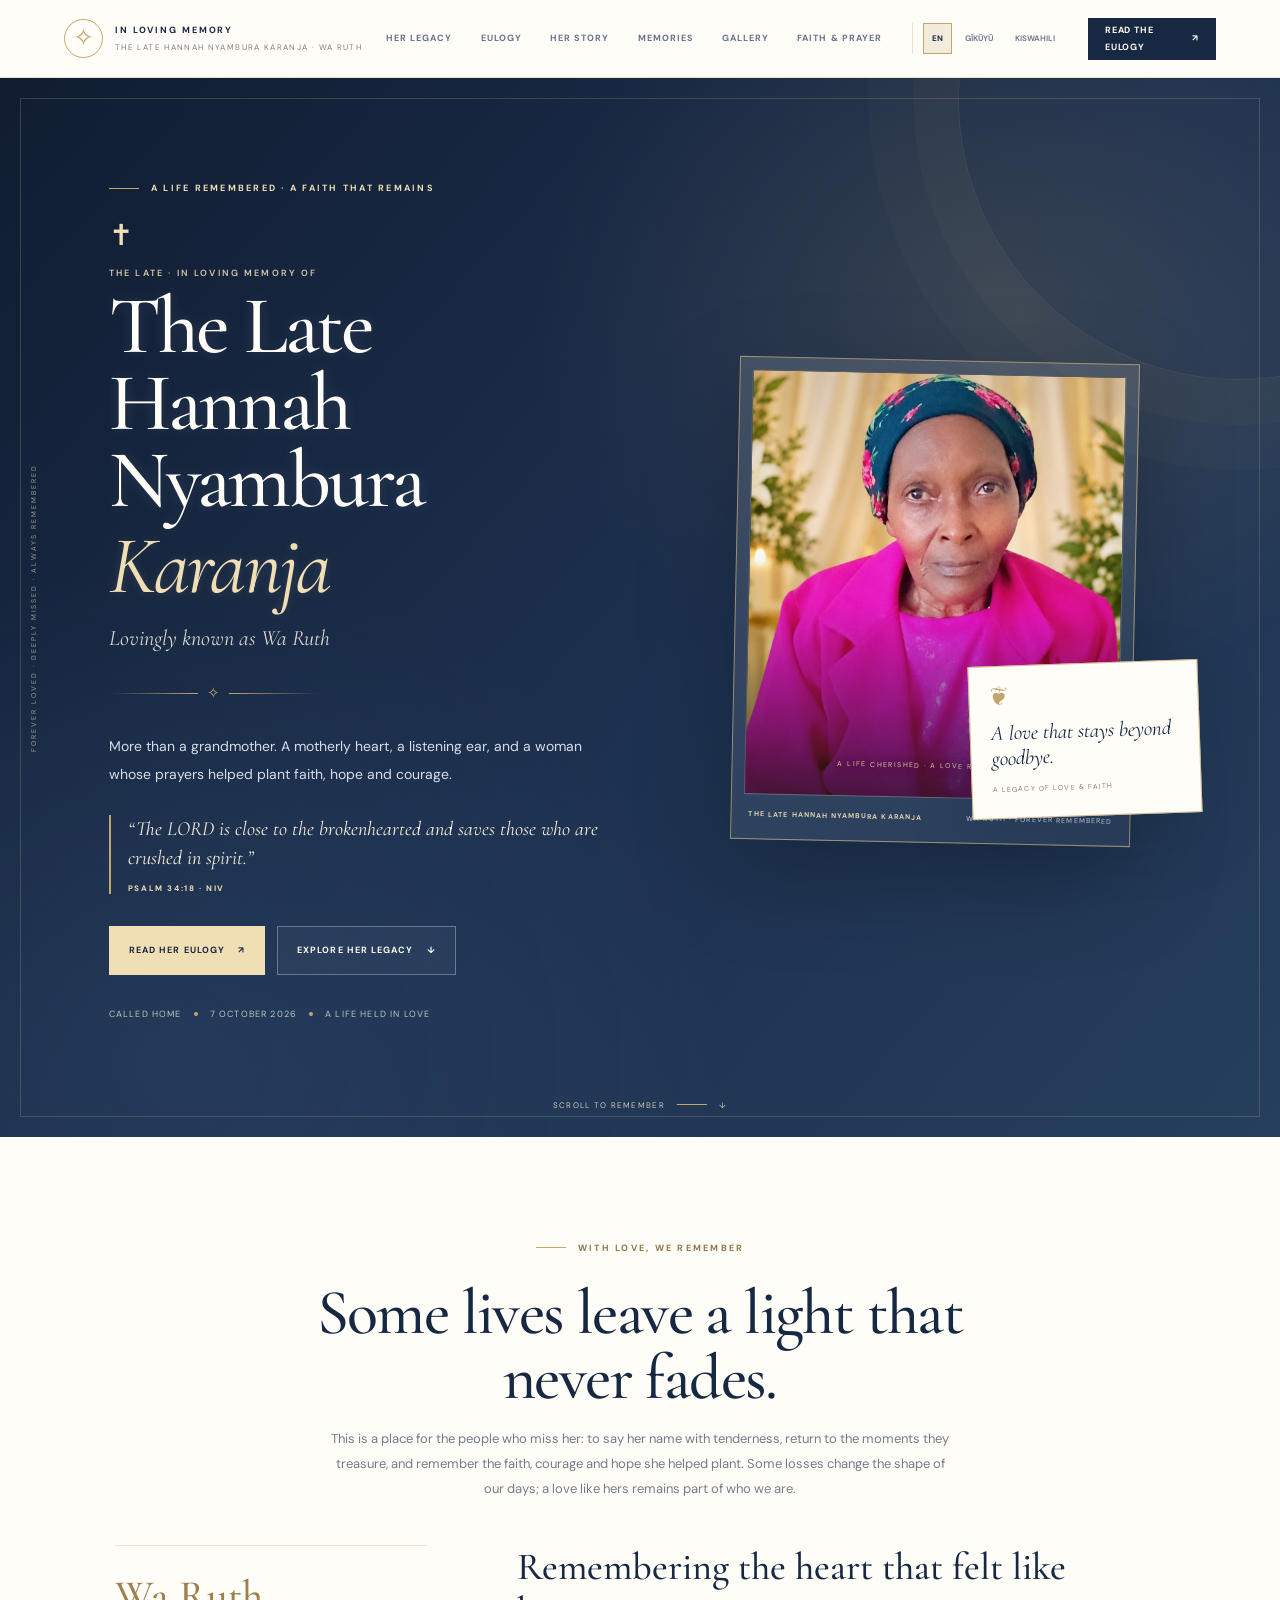
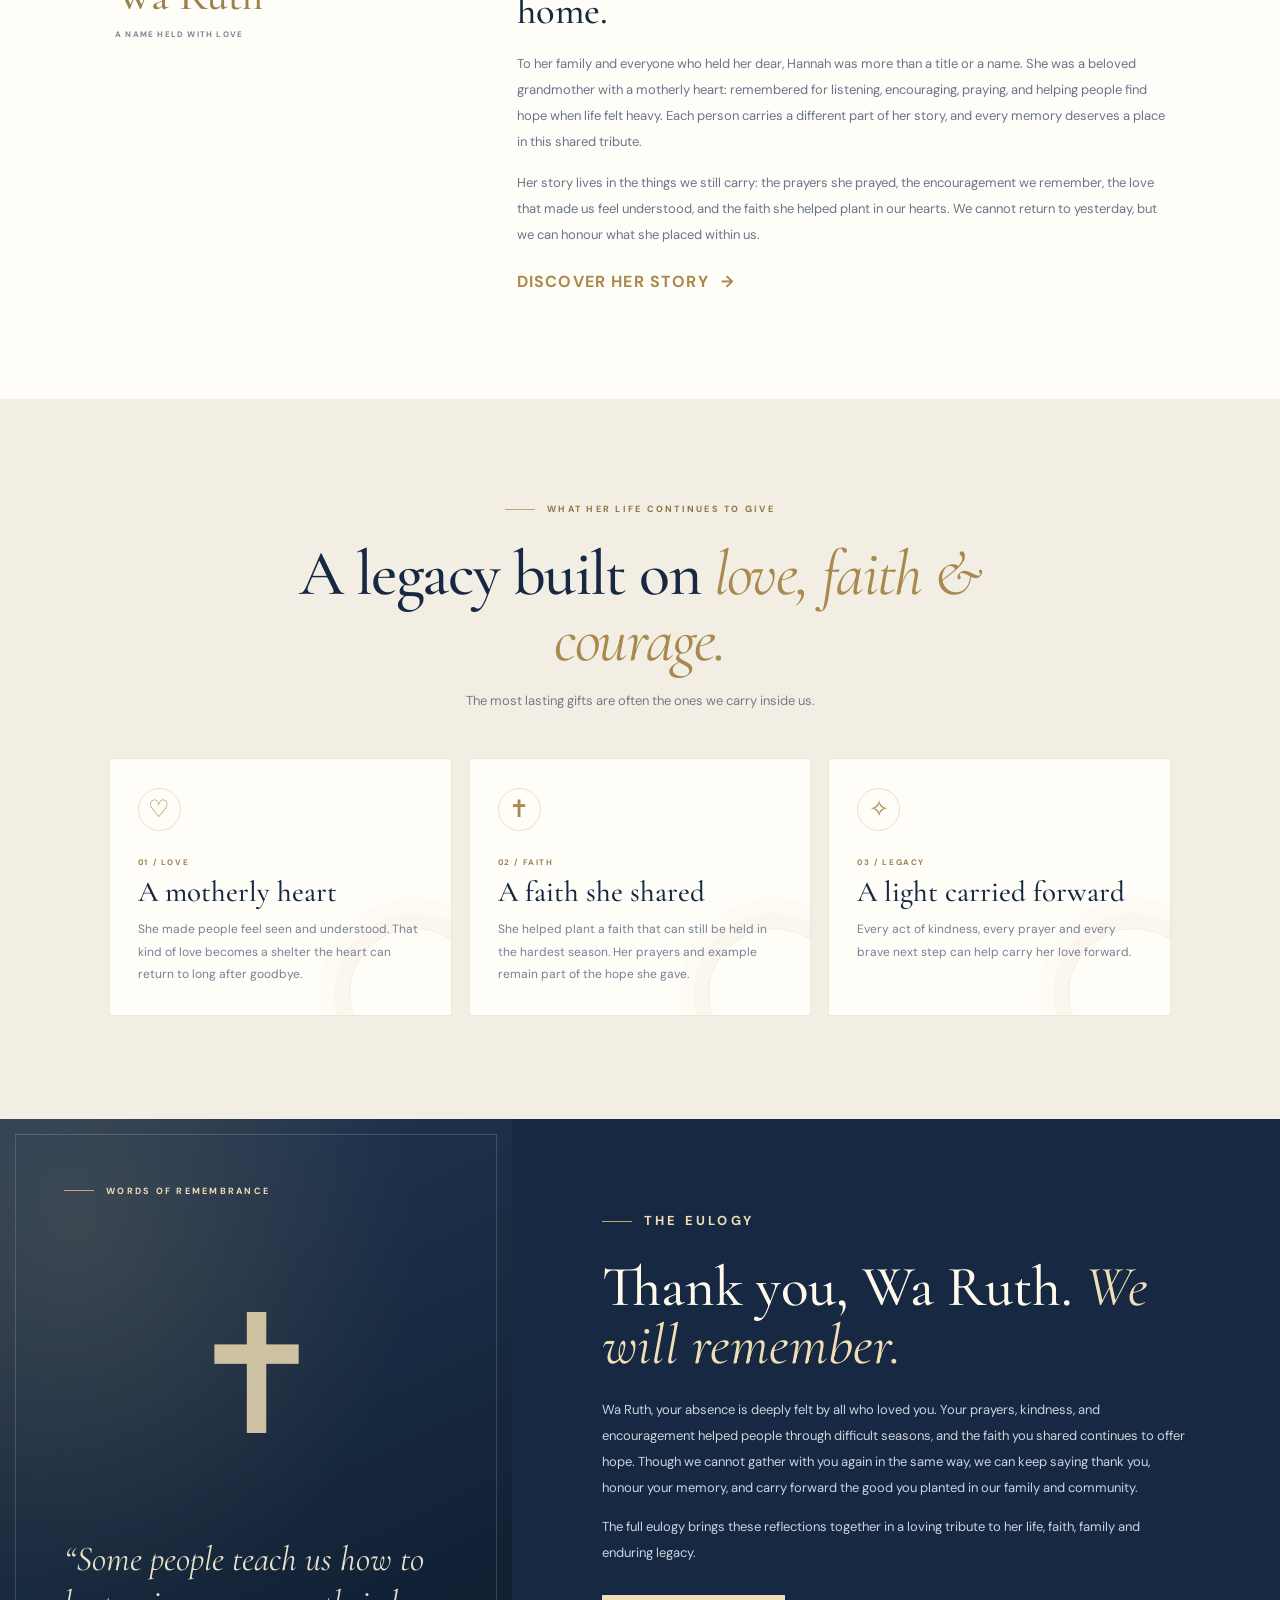
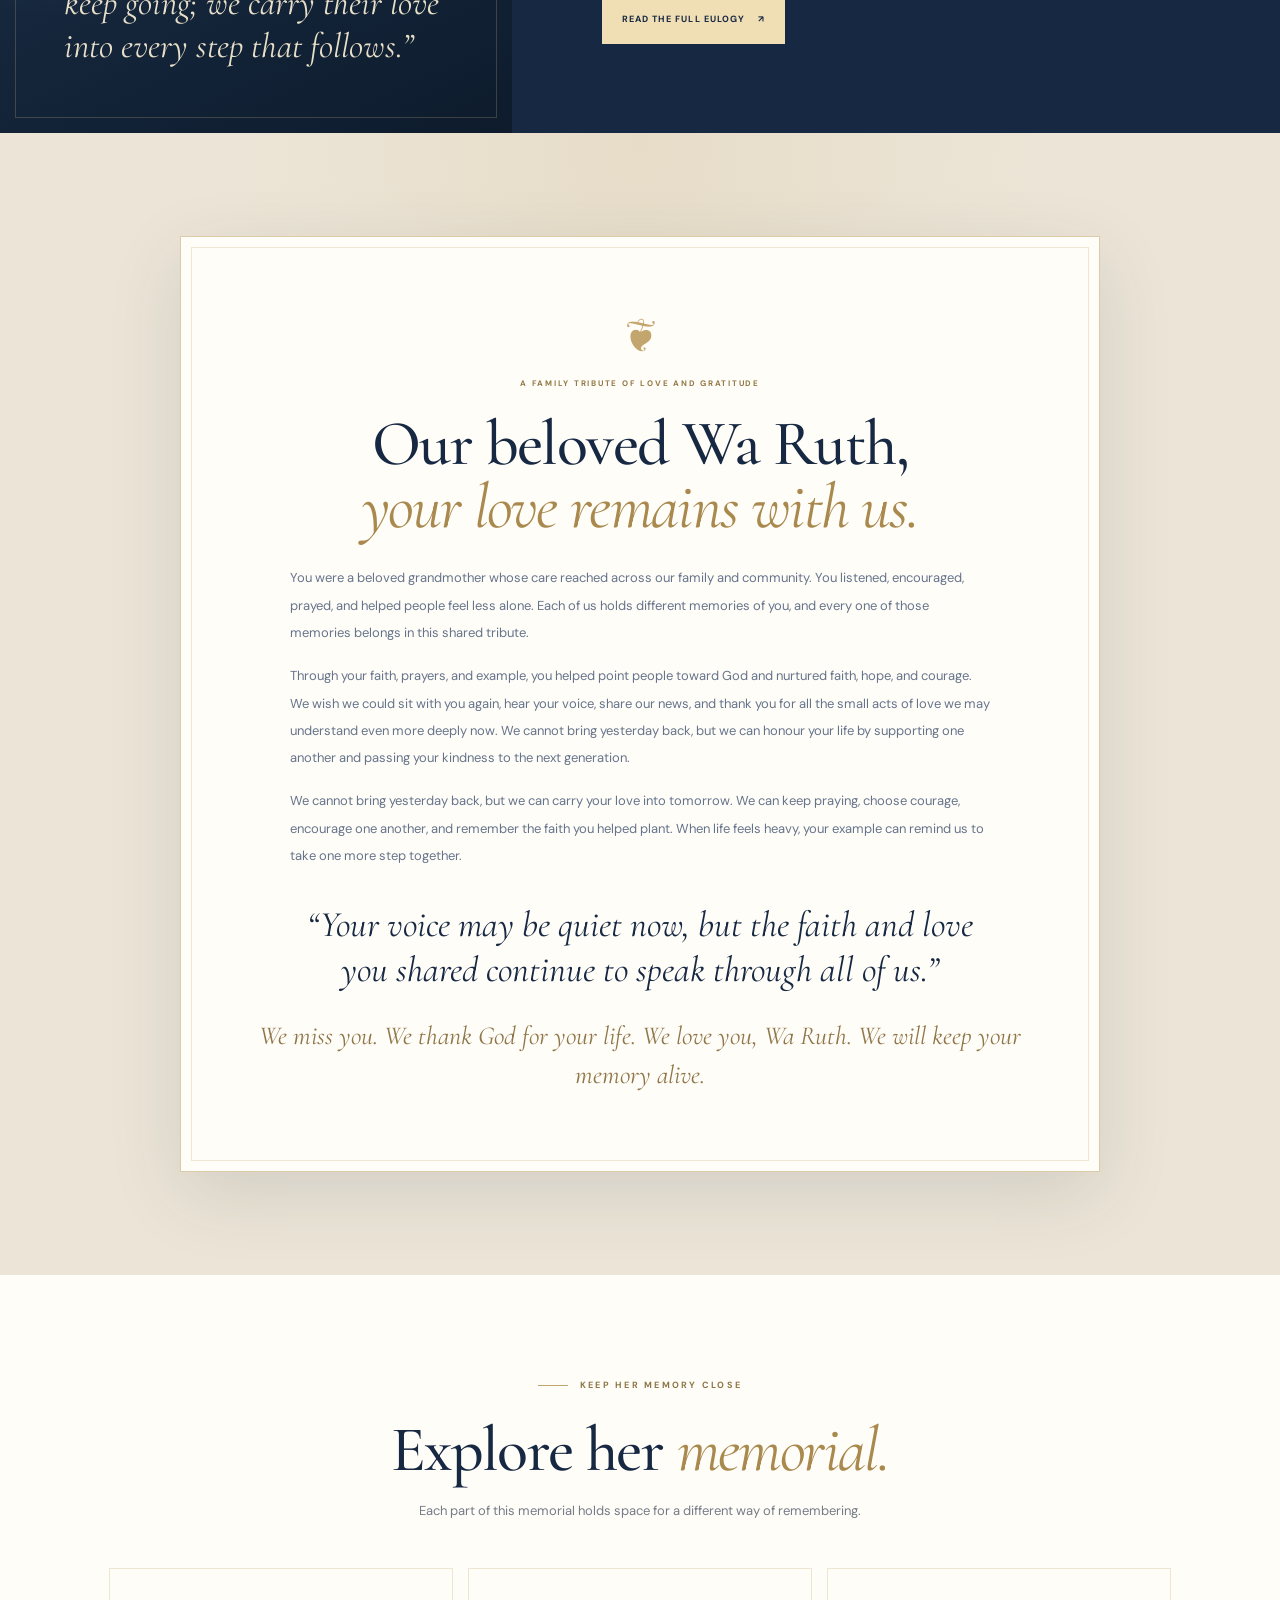
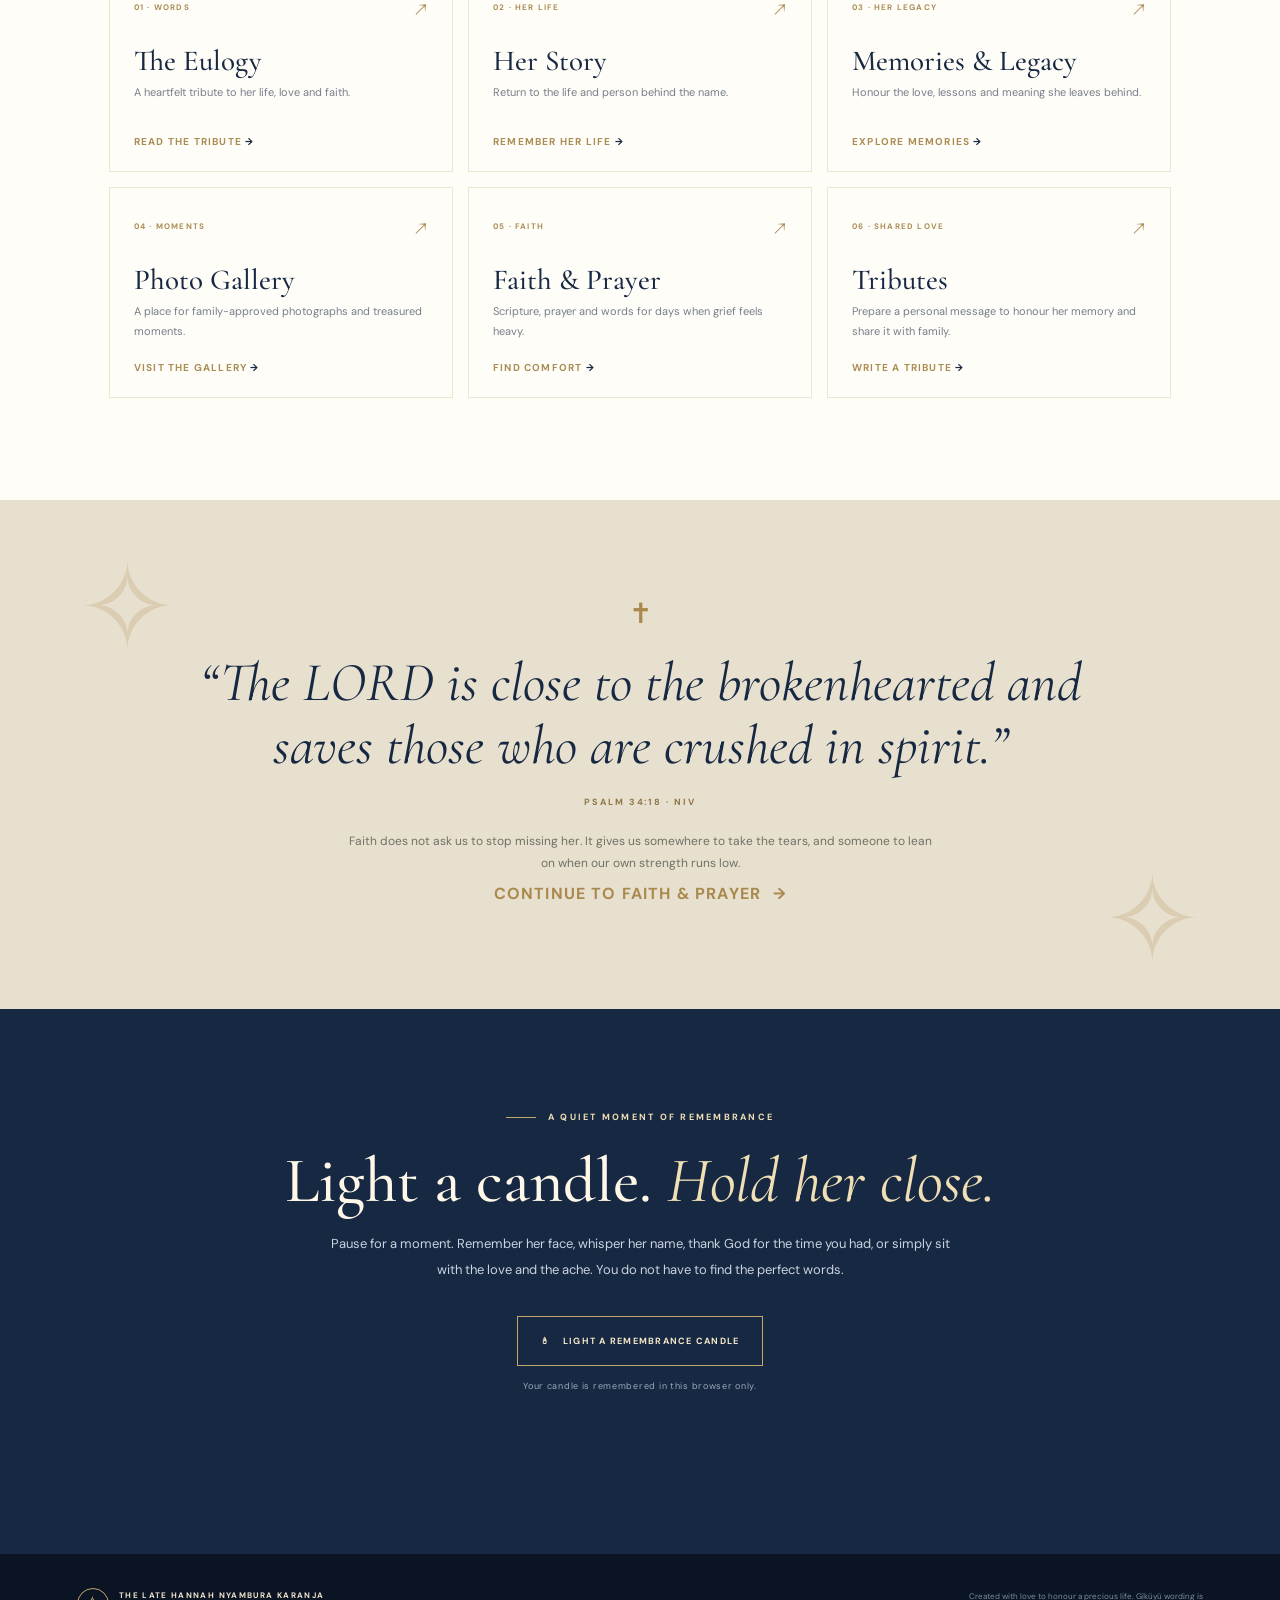
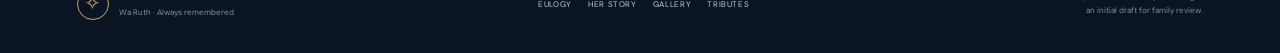
<file: public/index.html>
<!doctype html>
<html lang="en">
<head>
<meta charset="utf-8">
<meta name="viewport" content="width=device-width, initial-scale=1">
<meta name="theme-color" content="#172843">
<meta name="description" content="A loving Christian memorial honouring the Late Hannah Nyambura Karanja (Wa Ruth), her life, faith, prayers, love and enduring legacy.">
<meta property="og:title" content="The Late Hannah Nyambura Karanja (Wa Ruth) · In Loving Memory">
<meta property="og:description" content="A respectful memorial to the Late Hannah Nyambura Karanja (Wa Ruth), whose love felt like a mother’s embrace and whose prayers helped plant faith, hope and courage.">
<meta property="og:type" content="website">
<link rel="canonical" href="https://botking-automation.github.io/HANNAH-NYAMBURA-KARANJA-MEMORIAL/">
<link rel="preconnect" href="https://fonts.googleapis.com">
<link rel="preconnect" href="https://fonts.gstatic.com" crossorigin>
<link href="https://fonts.googleapis.com/css2?family=Cormorant+Garamond:wght@400;500;600;700&family=DM+Sans:wght@400;500;600;700&display=swap" rel="stylesheet">
<title>In Loving Memory | The Late Hannah Nyambura Karanja (Wa Ruth)</title>
<style>
:root{--forest:#172843;--forest2:#2a4162;--forest3:#344d70;--gold:#c3a56e;--gold2:#f0dfb4;--cream:#faf7f1;--paper:#fffdf8;--ink:#252b35;--muted:#757b87;--line:rgba(195,165,110,.32);--serif:"Cormorant Garamond",Georgia,serif;--sans:"DM Sans",Arial,sans-serif;--shadow:0 24px 70px rgba(12,24,43,.14)}
*{box-sizing:border-box}
html{scroll-behavior:smooth;scroll-padding-top:88px}
body{margin:0;background:var(--cream);color:var(--ink);font:15px/1.8 var(--sans);-webkit-font-smoothing:antialiased}
a{color:inherit;text-decoration:none}
button{font:inherit}
::selection{background:var(--gold2);color:var(--forest)}
.skip-link{position:absolute;left:15px;top:-70px;z-index:100;background:var(--paper);padding:12px 18px;color:var(--forest)}
.skip-link:focus{top:12px}
.progress-track{position:fixed;z-index:80;left:0;top:0;width:100%;height:3px;background:transparent}
.progress-track span{display:block;width:0;height:100%;background:linear-gradient(90deg,var(--gold),#f1e2bd)}
.site-header{position:sticky;top:0;z-index:50;min-height:78px;display:flex;align-items:center;justify-content:space-between;gap:24px;padding:0 clamp(20px,5vw,78px);background:rgba(255,253,248,.94);border-bottom:1px solid var(--line);backdrop-filter:blur(18px)}
.brand{display:inline-flex;align-items:center;gap:12px;flex-shrink:0}
.brand-symbol{display:grid;place-items:center;width:39px;height:39px;border:1px solid var(--gold);border-radius:50%;color:var(--gold);font:25px/1 var(--serif)}
.brand-copy{display:grid;line-height:1.3}
.brand-copy strong{font-size:9px;letter-spacing:.21em;color:var(--forest);font-weight:700}
.brand-copy span{margin-top:5px;color:#827f80;font-size:8px;letter-spacing:.17em}
.main-nav{display:flex;align-items:center;justify-content:center;gap:clamp(12px,2.2vw,31px)}
.main-nav a{position:relative;padding:8px 0;color:#687489;font-size:9px;font-weight:700;letter-spacing:.115em;text-transform:uppercase;white-space:nowrap}
.main-nav a:after{content:"";position:absolute;left:0;right:100%;bottom:2px;height:1px;background:var(--gold);transition:right .25s}
.main-nav a:hover:after,.main-nav a:focus-visible:after{right:0}
.header-cta{display:inline-flex;align-items:center;justify-content:center;gap:10px;min-height:42px;padding:0 16px;border:1px solid var(--forest);background:var(--forest);color:#fffaf0;font-size:9px;font-weight:700;letter-spacing:.09em;text-transform:uppercase;transition:transform .25s,background .25s}
.header-cta:hover{transform:translateY(-2px);background:var(--forest3)}
.menu-toggle{display:none;border:1px solid var(--line);background:transparent;width:42px;height:42px;color:var(--forest);font-size:22px;cursor:pointer}
.hero{position:relative;isolation:isolate;overflow:hidden;min-height:min(820px,calc(100svh - 78px));display:grid;grid-template-columns:minmax(0,1.04fr) minmax(360px,.96fr);align-items:center;gap:clamp(34px,6vw,90px);padding:clamp(60px,8vw,112px) clamp(22px,8.5vw,132px) clamp(70px,9vw,122px);background:radial-gradient(ellipse at 78% 22%,rgba(194,161,100,.16),transparent 33%),radial-gradient(ellipse at 13% 92%,rgba(83,119,164,.17),transparent 35%),linear-gradient(132deg,#101d31 0%,#1d3150 55%,#263f5d 100%);color:var(--paper)}
.hero:before{content:"";position:absolute;inset:20px;border:1px solid rgba(222,196,138,.2);pointer-events:none;z-index:-1}
.hero:after{content:"";position:absolute;width:560px;height:560px;border:1px solid rgba(222,196,138,.11);border-radius:50%;right:-240px;top:-260px;box-shadow:0 0 0 45px rgba(222,196,138,.025),0 0 0 90px rgba(222,196,138,.02);pointer-events:none;z-index:-1}
.hero-copy{position:relative;z-index:2;max-width:700px}
.eyebrow{display:flex;align-items:center;gap:12px;margin:0 0 24px;color:var(--gold2);font-size:9px;font-weight:700;letter-spacing:.25em;text-transform:uppercase}
.eyebrow:before{content:"";width:30px;height:1px;background:var(--gold)}
.hero-cross{display:block;margin:0 0 15px;color:var(--gold2);font:29px/1 var(--serif)}
.hero-overline{margin:0 0 7px;color:#d6c8a5;font-size:9px;font-weight:600;letter-spacing:.24em;text-transform:uppercase}
.hero h1{max-width:720px;margin:0;font:500 clamp(48px,6.4vw,91px)/.94 var(--serif);letter-spacing:-.035em}
.hero h1 em{display:block;margin-top:9px;color:var(--gold2);font-weight:400}
.hero-alias{margin:17px 0 0;color:#d9d7d1;font:italic 22px/1.5 var(--serif)}
.hero-divider{display:flex;align-items:center;gap:9px;width:210px;margin:25px 0;color:var(--gold)}
.hero-divider i{display:block;flex:1;height:1px;background:linear-gradient(90deg,var(--gold),transparent)}
.hero-divider i:first-of-type{background:linear-gradient(90deg,transparent,var(--gold))}
.hero-description{max-width:520px;margin:0;color:#d6dde8;font-size:14px;line-height:2}
.hero-scripture{margin:27px 0 0;padding-left:17px;border-left:2px solid var(--gold);color:#f5eddc;font:italic 20px/1.45 var(--serif)}
.hero-scripture small{display:block;margin-top:9px;color:var(--gold2);font:700 8px/1.5 var(--sans);letter-spacing:.2em}
.hero-actions{display:flex;flex-wrap:wrap;align-items:center;gap:12px;margin-top:32px}
.btn{display:inline-flex;align-items:center;justify-content:center;gap:13px;min-height:49px;padding:0 19px;border:1px solid transparent;font-size:9px;font-weight:700;letter-spacing:.12em;text-transform:uppercase;transition:transform .25s,background .25s,border-color .25s}
.btn:hover{transform:translateY(-2px)}
.btn-gold{background:var(--gold2);border-color:var(--gold2);color:var(--forest)}
.btn-gold:hover{background:#f5e9c9}
.btn-glass{border-color:rgba(255,255,255,.3);background:rgba(255,255,255,.035);color:#fffaf0}
.btn-glass:hover{border-color:var(--gold2);background:rgba(255,255,255,.08)}
.hero-detail{margin-top:31px;display:flex;align-items:center;gap:12px;color:#bac6ba;font-size:9px;letter-spacing:.13em;text-transform:uppercase}
.hero-detail .dot{width:4px;height:4px;background:var(--gold);border-radius:50%}
.portrait-stage{position:relative;display:flex;align-items:center;justify-content:center;min-height:500px}
.portrait-orbit{position:absolute;inset:5% 2%;border:1px solid rgba(222,196,138,.22);border-radius:50%;transform:rotate(-14deg)}
.portrait-orbit:before,.portrait-orbit:after{content:"✧";position:absolute;display:grid;place-items:center;width:23px;height:23px;color:var(--gold2);background:var(--forest);font-size:16px}
.portrait-orbit:before{top:17%;left:7%}.portrait-orbit:after{bottom:13%;right:8%}
.portrait-card{position:relative;width:min(100%,400px);padding:12px 12px 17px;border:1px solid rgba(220,192,129,.61);background:linear-gradient(145deg,rgba(255,255,255,.13),rgba(255,255,255,.035));box-shadow:0 34px 95px rgba(0,0,0,.25);transform:rotate(1.2deg)}
.portrait-inner{position:relative;display:flex;align-items:center;justify-content:center;min-height:425px;overflow:hidden;border:1px solid rgba(222,196,138,.3);background:radial-gradient(ellipse at 50% 32%,rgba(194,161,100,.28),transparent 38%),linear-gradient(155deg,#304767,#202f4c 72%)}
.portrait-inner:before,.portrait-inner:after{content:"";position:absolute;width:240px;height:240px;border:1px solid rgba(222,196,138,.25);border-radius:50%}
.portrait-inner:after{width:285px;height:285px;border-color:rgba(222,196,138,.11)}
.portrait-monogram{position:relative;z-index:2;display:grid;place-items:center;width:145px;height:145px;border:1px solid var(--gold);border-radius:50%;color:var(--gold2);font:500 86px/.9 var(--serif);box-shadow:0 0 0 12px rgba(194,161,100,.055),0 0 60px rgba(194,161,100,.14)}
.portrait-cross{position:absolute;top:25px;color:var(--gold2);font:20px var(--serif)}
.portrait-bottom-label{position:absolute;bottom:24px;left:10px;right:10px;text-align:center;color:#d9c89f;font-size:7px;letter-spacing:.2em;text-transform:uppercase}
.portrait-caption{display:flex;align-items:center;justify-content:space-between;gap:10px;padding:14px 5px 0;color:#e0d2af;font-size:7px;font-weight:700;letter-spacing:.16em;text-transform:uppercase}
.portrait-caption span:last-child{color:#b7c0cf;font-weight:500}
.floating-note{position:absolute;right:-6%;bottom:7%;max-width:230px;padding:17px 20px;border:1px solid rgba(194,161,100,.7);background:var(--paper);box-shadow:var(--shadow);color:var(--forest);transform:rotate(-2deg)}
.floating-note .note-mark{color:var(--gold);font:25px/1 var(--serif)}
.floating-note p{margin:8px 0 3px;font:italic 21px/1.2 var(--serif)}
.floating-note small{color:#828073;font-size:7px;letter-spacing:.16em}
.side-vertical{position:absolute;left:28px;top:50%;writing-mode:vertical-rl;transform:translateY(-50%) rotate(180deg);color:rgba(242,230,199,.61);font-size:7px;letter-spacing:.28em;text-transform:uppercase}
.scroll-cue{position:absolute;bottom:25px;left:50%;display:flex;align-items:center;gap:12px;transform:translateX(-50%);color:#cfcab7;font-size:8px;letter-spacing:.16em;text-transform:uppercase}
.scroll-cue i{display:block;width:30px;height:1px;background:var(--gold)}
.section{padding:clamp(65px,8vw,112px) clamp(22px,8.5vw,132px)}
.section-heading{max-width:780px;margin:0 auto 44px;text-align:center}
.section-heading .eyebrow{justify-content:center;color:#8d7646}
.section-heading .eyebrow:before{background:var(--gold)}
.section-heading h2{margin:0;color:var(--forest);font:500 clamp(39px,5vw,65px)/1.02 var(--serif);letter-spacing:-.025em}
.section-heading h2 em{color:#a9894d;font-weight:400}
.section-heading>p:last-child{max-width:620px;margin:17px auto 0;color:var(--muted);font-size:13px;line-height:1.9}
.intro-section{background:var(--paper)}
.intro-grid{display:grid;grid-template-columns:.65fr 1.35fr;gap:clamp(35px,7vw,110px);max-width:1050px;margin:0 auto;align-items:start}
.intro-marker{padding-top:12px;border-top:1px solid var(--line);color:#9d804c}
.intro-marker strong{display:block;margin-top:17px;font:500 42px/1 var(--serif)}
.intro-marker small{display:block;margin-top:10px;font-size:8px;font-weight:700;letter-spacing:.15em;text-transform:uppercase;color:#7e8290}
.intro-copy h3{margin:0 0 17px;color:var(--forest);font:500 clamp(29px,3vw,42px)/1.15 var(--serif)}
.intro-copy h3 em{color:#a9894d;font-weight:400}
.intro-copy p{margin:0 0 15px;color:#69758b;font-size:13px;line-height:2}
.text-link{display:inline-flex;align-items:center;gap:12px;margin-top:5px;color:var(--forest);font-size:9px;font-weight:700;letter-spacing:.13em;text-transform:uppercase}
.text-link span{color:#a9894d;font-size:16px;transition:transform .2s}
.text-link:hover span{transform:translateX(5px)}
.values-section{background:#f2eee4}
.values-grid{display:grid;grid-template-columns:repeat(3,minmax(0,1fr));gap:17px;max-width:1120px;margin:0 auto}
.value-card{position:relative;overflow:hidden;min-height:245px;padding:29px 28px;background:var(--paper);border:1px solid rgba(194,161,100,.25);transition:transform .25s,box-shadow .25s}
.value-card:hover{transform:translateY(-5px);box-shadow:var(--shadow)}
.value-card:after{content:"";position:absolute;right:-30px;bottom:-45px;width:130px;height:130px;border:1px solid rgba(194,161,100,.19);border-radius:50%;box-shadow:0 0 0 15px rgba(194,161,100,.04),0 0 0 30px rgba(194,161,100,.025)}
.value-icon{display:grid;place-items:center;width:43px;height:43px;border:1px solid var(--line);border-radius:50%;color:#a9894d;font:24px var(--serif)}
.value-card .card-number{display:block;margin:24px 0 7px;color:#9b804e;font-size:8px;font-weight:700;letter-spacing:.2em}
.value-card h3{margin:0 0 10px;color:var(--forest);font:500 29px/1.1 var(--serif)}
.value-card p{position:relative;z-index:1;margin:0;color:#758095;font-size:12px;line-height:1.9}
.eulogy-feature{display:grid;grid-template-columns:minmax(0,.8fr) minmax(0,1.2fr);background:var(--forest);color:var(--paper)}
.feature-aside{position:relative;display:flex;flex-direction:column;justify-content:space-between;min-height:490px;overflow:hidden;padding:clamp(36px,5vw,70px);background:radial-gradient(ellipse at 15% 18%,rgba(194,161,100,.18),transparent 55%),linear-gradient(155deg,#223855,#0d1b2c)}
.feature-aside:before{content:"";position:absolute;inset:15px;border:1px solid rgba(222,196,138,.22);pointer-events:none}
.feature-aside .eyebrow{position:relative;color:var(--gold2)}
.feature-cross{position:relative;align-self:center;margin:auto 0;color:var(--gold2);font:clamp(100px,13vw,180px)/1 var(--serif);opacity:.83}
.feature-aside blockquote{position:relative;margin:0;color:#e8dfc9;font:italic clamp(24px,3vw,35px)/1.25 var(--serif)}
.feature-aside blockquote small{display:block;margin-top:15px;color:var(--gold2);font:700 8px/1.5 var(--sans);letter-spacing:.2em}
.feature-copy{align-self:center;padding:clamp(42px,7vw,95px) clamp(28px,7vw,95px)}
.feature-copy .eyebrow{color:var(--gold2)}
.feature-copy h2{margin:0 0 22px;color:#fff9ea;font:500 clamp(36px,4.5vw,57px)/1.02 var(--serif)}
.feature-copy h2 em{color:var(--gold2);font-weight:400}
.feature-copy p{color:#cbd3de;font-size:13px;line-height:2}
.feature-copy .btn{margin-top:16px}
.pages-section{background:var(--paper)}
.page-cards{display:grid;grid-template-columns:repeat(3,minmax(0,1fr));gap:15px;max-width:1120px;margin:0 auto}
.page-card{display:flex;flex-direction:column;min-height:204px;padding:24px 24px 20px;border:1px solid rgba(194,161,100,.26);background:#fffdf8;transition:transform .22s,border-color .22s,box-shadow .22s}
.page-card:hover{transform:translateY(-4px);border-color:var(--gold);box-shadow:0 16px 35px rgba(12,24,43,.08)}
.page-card .card-top{display:flex;align-items:center;justify-content:space-between;color:#aa8d55;font-size:8px;font-weight:700;letter-spacing:.15em}
.page-card .card-top b{font:24px var(--serif)}
.page-card h3{margin:23px 0 6px;color:var(--forest);font:500 29px/1.1 var(--serif)}
.page-card p{margin:0;color:#777e8a;font-size:11px;line-height:1.8}
.page-card .card-arrow{margin-top:auto;padding-top:17px;color:var(--forest);font-size:10px;font-weight:700;letter-spacing:.12em;text-transform:uppercase}
.page-card .card-arrow span{color:#aa8d55}
.scripture-section{position:relative;overflow:hidden;padding:clamp(65px,8vw,100px) 22px;background:#e8e0cf;text-align:center}
.scripture-section:before,.scripture-section:after{content:"✧";position:absolute;color:rgba(169,137,77,.22);font:120px/1 var(--serif)}
.scripture-section:before{left:6%;top:10%}.scripture-section:after{right:6%;bottom:5%}
.scripture-cross{color:#a9894d;font:28px/1 var(--serif)}
.scripture-quote{max-width:900px;margin:20px auto 17px;color:var(--forest);font:italic clamp(31px,4.5vw,55px)/1.14 var(--serif)}
.scripture-reference{color:#8f7547;font-size:9px;font-weight:700;letter-spacing:.22em}
.scripture-caption{max-width:590px;margin:19px auto 0;color:#6e7166;font-size:12px;line-height:1.9}
.remembrance-section{padding:clamp(65px,8vw,100px) 22px;background:var(--forest);color:var(--paper);text-align:center}
.remembrance-section .eyebrow{justify-content:center}
.remembrance-section .eyebrow:before{background:var(--gold)}
.remembrance-section h2{margin:0;color:#fff8e8;font:500 clamp(38px,5vw,65px)/1 var(--serif)}
.remembrance-section h2 em{color:var(--gold2);font-weight:400}
.remembrance-section>p:not(.eyebrow){max-width:620px;margin:18px auto;color:#cbd3de;font-size:13px;line-height:2}
.candle-button{display:inline-flex;align-items:center;justify-content:center;gap:12px;min-height:50px;margin-top:15px;padding:0 22px;border:1px solid var(--gold);background:transparent;color:#f4e8c8;font-size:9px;font-weight:700;letter-spacing:.14em;text-transform:uppercase;cursor:pointer;transition:background .2s,color .2s}
.candle-button:hover{background:var(--gold2);color:var(--forest)}
.candle-count{display:block;margin-top:12px;color:#9ca9ba;font-size:9px;letter-spacing:.08em}
.candle-confirmation{min-height:24px;margin:6px auto 0;color:var(--gold2);font-size:11px}
.site-footer{display:flex;align-items:center;justify-content:space-between;gap:22px;padding:28px clamp(22px,6vw,85px);background:#0a1423;color:#aeb9cb}
.footer-brand{display:flex;align-items:center;gap:10px}
.footer-brand .brand-symbol{width:32px;height:32px;font-size:20px}
.footer-brand strong{display:block;color:#f0e6cf;font-size:8px;letter-spacing:.17em}
.footer-brand small{display:block;margin-top:3px;color:#8391a7;font-size:8px}
.footer-links{display:flex;flex-wrap:wrap;gap:16px}
.footer-links a{color:#c3ccda;font-size:8px;letter-spacing:.08em;text-transform:uppercase}
.footer-links a:hover{color:var(--gold2)}
.footer-note{max-width:240px;text-align:right;color:#7e8ca3;font-size:8px;line-height:1.7}
.reveal{opacity:0;transform:translateY(18px);transition:opacity .7s ease,transform .7s ease}
.reveal.is-visible{opacity:1;transform:translateY(0)}
/* Language picker sits within the navigation and keeps the page layout intact. */
.language-picker{display:flex;align-items:center;gap:4px;margin-left:2px;padding-left:10px;border-left:1px solid var(--line)}
.language-picker button{border:1px solid transparent;background:transparent;padding:7px 8px;color:#747e91;font-size:8px;font-weight:700;cursor:pointer}
.language-picker button[aria-pressed="true"]{border-color:var(--gold);background:#f2ecdd;color:var(--forest)}
.kikuyu-note{max-width:760px;margin:25px auto 0;color:#8b8168;font-size:10px;line-height:1.7;text-align:center}
@media(max-width:1120px){.site-header{gap:13px;padding-inline:24px}.main-nav{gap:14px}.main-nav a{font-size:8px;letter-spacing:.07em}.header-cta{padding-inline:12px}.hero{padding-inline:6vw;gap:35px}.floating-note{right:-2%}}
@media(max-width:880px){.site-header{min-height:72px;flex-wrap:wrap}.menu-toggle{display:block;margin-left:auto}.header-cta{display:none}.main-nav{display:none;order:4;width:100%;padding:9px 0 20px;grid-template-columns:repeat(3,minmax(0,1fr));gap:5px 12px}.main-nav.is-open{display:grid}.main-nav a{padding:10px 0;font-size:9px;border-bottom:1px solid rgba(194,161,100,.18)}.language-picker{margin-left:0;padding-left:0;border-left:0;justify-content:flex-start}.language-picker button{padding:7px}.hero{grid-template-columns:minmax(0,1fr) minmax(260px,.8fr);min-height:0;padding-block:65px 80px}.hero h1{font-size:clamp(46px,7.4vw,72px)}.portrait-stage{min-height:420px}.portrait-inner{min-height:350px}.portrait-card{width:330px}.floating-note{right:-5%;bottom:3%;max-width:190px}.side-vertical{display:none}.intro-grid{grid-template-columns:.45fr 1.55fr;gap:35px}.page-cards{grid-template-columns:repeat(2,minmax(0,1fr))}}
@media(max-width:640px){.site-header{padding-inline:18px}.brand-symbol{width:34px;height:34px}.brand-copy strong{font-size:8px}.brand-copy span{font-size:7px}.main-nav.is-open{grid-template-columns:repeat(2,minmax(0,1fr))}.hero{display:flex;flex-direction:column;align-items:stretch;padding:56px 24px 73px;gap:25px}.hero:before{inset:10px}.hero-copy{order:0}.hero h1{font-size:clamp(48px,13vw,70px)}.hero-alias{font-size:20px}.hero-description{font-size:13px}.hero-actions{display:grid;grid-template-columns:1fr}.hero-actions .btn{width:100%}.hero-detail{flex-wrap:wrap;font-size:8px}.portrait-stage{order:1;min-height:350px;margin:0 8px}.portrait-orbit{inset:4% 1%}.portrait-card{width:min(84%,310px)}.portrait-inner{min-height:330px}.portrait-monogram{width:120px;height:120px;font-size:72px}.floating-note{right:-7px;bottom:0;max-width:165px;padding:12px 14px}.floating-note p{font-size:18px}.scroll-cue{bottom:18px;white-space:nowrap}.section{padding:62px 23px}.section-heading{margin-bottom:31px}.section-heading h2{font-size:43px}.intro-grid{grid-template-columns:1fr;gap:26px}.intro-marker{display:flex;align-items:center;gap:16px;padding-top:10px}.intro-marker strong{margin-top:0;font-size:34px}.intro-marker small{margin:0}.values-grid{grid-template-columns:1fr;gap:12px}.value-card{min-height:0;padding:25px}.value-card .card-number{margin-top:19px}.eulogy-feature{grid-template-columns:1fr}.feature-aside{min-height:310px;padding:35px}.feature-cross{position:absolute;right:40px;top:70px;font-size:100px;opacity:.4}.feature-aside blockquote{max-width:300px;font-size:27px}.feature-copy{padding:45px 27px 52px}.page-cards{grid-template-columns:1fr}.page-card{min-height:170px;padding:22px}.page-card h3{margin-top:15px}.scripture-section:before{left:-35px}.scripture-section:after{right:-35px}.scripture-quote{font-size:35px}.site-footer{align-items:flex-start;flex-direction:column;padding:28px 22px}.footer-note{text-align:left;max-width:100%}.footer-links{gap:12px}}

/* A quiet, dignified arrival with a soft pearl-blue glow and a gentle champagne pulse. */
.hero-title-honour {
  transform-origin: left center;
  text-shadow: 0 0 14px rgba(224, 233, 247, .12);
  animation: waRuthTitleRise 1.8s cubic-bezier(.16, 1, .3, 1) .12s both,
             waRuthPearlGlow 5.8s ease-in-out 2s infinite;
}
.hero-title-honour em {
  color: #f0dfb4;
  text-shadow: 0 0 10px rgba(240, 223, 180, .15);
  animation: waRuthGoldGlow 5.8s ease-in-out 2s infinite;
}
/* The real dove video is supplied by the family and sits quietly at the hero's top-right. */
.dove-video-wrap {
  position: absolute; top: clamp(16px, 2.3vw, 28px); right: clamp(20px, 4vw, 58px); z-index: 3;
  display: grid; place-items: center; width: clamp(112px, 13vw, 168px); height: clamp(76px, 9vw, 112px);
  overflow: hidden; border: 1px solid rgba(222, 196, 138, .55); background: rgba(9, 19, 33, .28);
  box-shadow: 0 8px 24px rgba(0, 0, 0, .18); pointer-events: none; opacity: 0; transition: opacity .35s ease;
}
.dove-video-wrap.is-ready { opacity: 1; }
.dove-video { display: block; width: 100%; height: 100%; object-fit: contain; opacity: 0; background: transparent; transition: opacity .35s ease; }
.dove-video.is-ready { opacity: 1; }

@keyframes waRuthTitleRise {
  0% { opacity: 0; transform: translateY(18px) scale(.92); }
  68% { opacity: 1; transform: translateY(-1px) scale(1.012); }
  100% { opacity: 1; transform: translateY(0) scale(1); }
}
@keyframes waRuthPearlGlow {
  0%, 100% {
    text-shadow: 0 0 10px rgba(224, 233, 247, .08),
                 0 0 22px rgba(154, 185, 225, .04);
  }
  50% {
    text-shadow: 0 0 17px rgba(224, 233, 247, .32),
                 0 0 36px rgba(154, 185, 225, .16);
  }
}
@keyframes waRuthGoldGlow {
  0%, 100% {
    text-shadow: 0 0 8px rgba(240, 223, 180, .12),
                 0 0 18px rgba(195, 165, 110, .04);
  }
  50% {
    text-shadow: 0 0 17px rgba(240, 223, 180, .38),
                 0 0 31px rgba(195, 165, 110, .15);
  }
}
@media(max-width:880px) {
  .hero { padding-top: 102px; }
  .dove-video-wrap { top: 9px; right: 20px; width: 116px; height: 80px; }
}
@media(max-width:640px) {
  .hero { padding-top: 88px; }
  .dove-video-wrap { top: 8px; right: 17px; width: 94px; height: 66px; }
}

@media(prefers-reduced-motion:reduce){html{scroll-behavior:auto}.reveal{opacity:1;transform:none;transition:none}*,*:before,*:after{animation-duration:.01ms!important;animation-iteration-count:1!important;scroll-behavior:auto!important;transition-duration:.01ms!important}}

@media(prefers-reduced-motion:reduce) {
  .hero-title-honour,
  .hero-title-honour em {
    animation: none !important;
    opacity: 1;
    transform: none;
    filter: none;
    text-shadow: none;
  }
}

@media print{.site-header,.progress-track,.hero-actions,.scroll-cue,.candle-button,.candle-count,.candle-confirmation,.footer-links{display:none!important}.hero{display:block;min-height:0;background:white!important;color:#172843;padding:30px}.hero h1,.hero-alias,.hero-description,.hero-scripture{color:#172843}.portrait-stage{display:none}.section,.eulogy-feature,.scripture-section,.remembrance-section{break-inside:avoid;background:white!important;color:#172843;padding:24px}.reveal{opacity:1;transform:none}.feature-copy h2,.feature-copy p,.feature-aside blockquote{color:#172843}.site-footer{background:white;color:#172843}}


/* Keep the memorial portrait itself clear: no circles, orbit or symbols over her photograph. */
.portrait-orbit,
.portrait-inner::before,
.portrait-inner::after,
.portrait-inner .portrait-monogram,
.portrait-inner .portrait-cross {
  display: none !important;
  content: none !important;
}
.portrait-inner .portrait-photo { z-index: 0; }

/* The memorial portrait asset is rendered inside the framed hero image. */
.portrait-inner .portrait-photo{position:absolute;inset:0;z-index:0;width:100%;height:100%;object-fit:cover;object-position:center 24%;display:block;filter:saturate(.94);background:#223855}
.portrait-inner .portrait-shade{position:absolute;inset:0;z-index:1;pointer-events:none;background:linear-gradient(180deg,rgba(8,22,16,.12) 0%,rgba(8,22,16,0) 35%,rgba(8,22,16,.06) 55%,rgba(8,22,16,.72) 100%)}
.portrait-inner:before,.portrait-inner:after{z-index:2;pointer-events:none}
.portrait-inner .portrait-cross,.portrait-inner .portrait-bottom-label{z-index:3;text-shadow:0 2px 9px rgba(0,0,0,.75)}
.portrait-inner.has-photo .portrait-monogram{display:none}
.portrait-inner:not(.has-photo) .portrait-shade{display:none}


.letter-section{padding:clamp(60px,8vw,105px) clamp(20px,6vw,90px);background:radial-gradient(ellipse at 50% 0,rgba(194,161,100,.13),transparent 45%),#ece5d7}.letter-paper{position:relative;max-width:920px;margin:0 auto;padding:clamp(36px,6vw,78px);background:var(--paper);border:1px solid rgba(194,161,100,.55);box-shadow:0 22px 70px rgba(23,37,60,.12);text-align:center}.letter-paper:before{content:"";position:absolute;inset:10px;border:1px solid rgba(194,161,100,.25);pointer-events:none}.letter-flourish{position:relative;color:var(--gold);font:44px/1 var(--serif)}.letter-kicker{position:relative;margin:19px 0 21px;color:#927744;font-size:8px;font-weight:700;letter-spacing:.22em}.letter-paper h2{position:relative;margin:0 auto 26px;max-width:740px;color:var(--forest);font:500 clamp(37px,5.2vw,64px)/.99 var(--serif);letter-spacing:-.025em}.letter-paper h2 em{color:#a9894d;font-weight:400}.letter-paper>p:not(.letter-kicker):not(.letter-signoff){position:relative;max-width:700px;margin:16px auto;color:#66748b;font-size:13px;line-height:2.1;text-align:left}.letter-paper blockquote{position:relative;max-width:710px;margin:33px auto 24px;color:var(--forest);font:italic clamp(25px,3.2vw,36px)/1.25 var(--serif)}.letter-signoff{position:relative;margin:20px auto 0;color:#8f7547;font:italic clamp(19px,2.8vw,26px)/1.5 var(--serif)}
@media(max-width:640px){.letter-section{padding:48px 17px}.letter-paper{padding:34px 24px}.letter-paper:before{inset:7px}.letter-paper h2{font-size:42px}.letter-paper>p:not(.letter-kicker):not(.letter-signoff){font-size:12px}}
@media(print){.letter-section{background:white!important;padding:20px}.letter-paper{box-shadow:none}.letter-paper h2,.letter-paper>p:not(.letter-kicker):not(.letter-signoff),.letter-paper blockquote,.letter-signoff{color:#172843!important}}
</style>
</head>
<body>
<div class="progress-track" aria-hidden="true"><span id="scrollProgress"></span></div>
<a class="skip-link" href="#main-content">Skip to memorial</a>
<header class="site-header" id="top">
<a class="brand" href="#top" aria-label="Hannah Nyambura Karanja memorial home">
<span class="brand-symbol" aria-hidden="true">✧</span>
<span class="brand-copy"><strong>IN LOVING MEMORY</strong><span>THE LATE HANNAH NYAMBURA KARANJA · WA RUTH</span></span>
</a>
<button class="menu-toggle" id="menuToggle" type="button" aria-label="Open navigation" aria-expanded="false" aria-controls="mainNavigation">☰</button>
<nav class="main-nav" id="mainNavigation" aria-label="Memorial navigation">
<a href="#remembering" data-en="Her legacy" data-ki="Mĩtugo yake">Her legacy</a>
<a href="eulogy.html" data-en="Eulogy" data-ki="Ciugo cia kũririkana">Eulogy</a>
<a href="story.html" data-en="Her story" data-ki="Ũhoro wa ũtũũro wake">Her story</a>
<a href="memories.html" data-en="Memories" data-ki="Maũndũ tũririkanaga">Memories</a>
<a href="gallery.html" data-en="Gallery" data-ki="Mbica">Gallery</a>
<a href="prayers.html" data-en="Faith &amp; prayer" data-ki="Wĩtĩkio na mahoya">Faith &amp; prayer</a>
<div class="language-picker" aria-label="Choose language"><button type="button" data-lang="en" aria-pressed="true">EN</button><button type="button" data-lang="ki" aria-pressed="false">GĨKŨYŨ</button><button type="button" data-lang="sw" aria-pressed="false">KISWAHILI</button></div>
</nav>
<a class="header-cta" href="eulogy.html"><span data-en="Read the eulogy" data-ki="Thoma ciugo cia kũririkana">Read the eulogy</span><span aria-hidden="true">↗</span></a>
</header>

<main id="main-content">
<section class="hero" id="home">
<div class="dove-video-wrap" aria-hidden="true">
<video class="dove-video" autoplay muted loop playsinline preload="metadata" tabindex="-1" disablepictureinpicture>
<source src="videos/dove.mp4" type="video/mp4">
</video>
</div>
<div class="side-vertical" aria-hidden="true">FOREVER LOVED · DEEPLY MISSED · ALWAYS REMEMBERED</div>
<div class="hero-copy">
<p class="eyebrow" data-en="A life remembered · a faith that remains" data-ki="Ũtũũro wake · wĩtĩkio ũtũũraga">A life remembered · a faith that remains</p>
<span class="hero-cross" aria-hidden="true">✝</span>
<p class="hero-overline" data-en="THE LATE · IN LOVING MEMORY OF" data-ki="TŨKŨRIRIKANA NA WENDO">THE LATE · IN LOVING MEMORY OF</p>
<h1 class="hero-title-honour" data-en="The Late Hannah Nyambura &lt;em&gt;Karanja&lt;/em&gt;" data-ki="Hannah Nyambura &lt;em&gt;Karanja&lt;/em&gt;">The Late Hannah Nyambura <em>Karanja</em></h1>
<p class="hero-alias" data-en="Lovingly known as Wa Ruth" data-ki="Wa Ruth, rĩĩtwa rĩa wendo">Lovingly known as Wa Ruth</p>
<div class="hero-divider" aria-hidden="true"><i></i>✧<i></i></div>
<p class="hero-description" data-en="More than a grandmother. A motherly heart, a listening ear, and a woman whose prayers helped plant faith, hope and courage." data-ki="Warĩ Cucu witũ wa bata mũno. Nĩatũthikĩrĩriaga, atũhoeraga na atũheaga mwĩhoko na hinya nĩ ũndũ wa wĩtĩkio wake." >More than a grandmother. A motherly heart, a listening ear, and a woman whose prayers helped plant faith, hope and courage.</p>
<blockquote class="hero-scripture"><span data-en="“The LORD is close to the brokenhearted and saves those who are crushed in spirit.”" data-ki="“MWATHANI akoragwo hakuhĩ na arĩa makuĩte ngoro, na nĩahonokagia arĩa mwĩhoko wao ũthirĩĩte.”">“The LORD is close to the brokenhearted and saves those who are crushed in spirit.”</span><small data-en="PSALM 34:18 · NIV" data-ki="THABURI 34:18 · GKN">PSALM 34:18 · NIV</small></blockquote>
<div class="hero-actions">
<a class="btn btn-gold" href="eulogy.html"><span data-en="Read her eulogy" data-ki="Thoma ciugo cia kũmũririkana">Read her eulogy</span><span aria-hidden="true">↗</span></a>
<a class="btn btn-glass" href="#remembering"><span data-en="Explore her legacy" data-ki="Rora mĩtugo yake">Explore her legacy</span><span aria-hidden="true">↓</span></a>
</div>
<div class="hero-detail"><span data-en="Called home" data-ki="Ũtũũro wake">Called home</span><span class="dot"></span><time datetime="2026-10-07">7 October 2026</time><span class="dot"></span><span data-en="A life held in love" data-ki="Ũtũũro ũrĩ na wendo">A life held in love</span></div>
</div>
<div class="portrait-stage" aria-label="Memorial portrait placeholder">
<div class="portrait-card">
<div class="portrait-inner">
<img class="portrait-photo" src="images/hannah-nyambura-karanja.jpg" alt="The Late Hannah Nyambura Karanja, lovingly known as Wa Ruth" onload="this.parentElement.classList.add('has-photo')" onerror="this.hidden=true;this.parentElement.classList.remove('has-photo')">
<span class="portrait-shade" aria-hidden="true"></span>
<div class="portrait-bottom-label" data-en="A life cherished · a love remembered" data-ki="Ũtũũro wa bata · wendo ũtũũraga">A life cherished · a love remembered</div>
</div>
<div class="portrait-caption"><span>The Late Hannah Nyambura Karanja</span><span>Wa Ruth · Forever remembered</span></div>
</div>
<div class="floating-note"><span class="note-mark" aria-hidden="true">❦</span><p data-en="A love that stays beyond goodbye." data-ki="Wendo wake ũtũũraga ngoro-inĩ ciitũ.">A love that stays beyond goodbye.</p><small data-en="A LEGACY OF LOVE &amp; FAITH" data-ki="WENDO NA WĨTĨKIO">A LEGACY OF LOVE &amp; FAITH</small></div>
</div>
<a class="scroll-cue" href="#welcome"><span data-en="Scroll to remember" data-ki="Enda mbere ũririkane">Scroll to remember</span><i></i>↓</a>
</section>

<section class="section intro-section" id="welcome">
<div class="section-heading reveal">
<p class="eyebrow" data-en="With love, we remember" data-ki="Tũmũririkana na wendo">With love, we remember</p>
<h2 data-en="Some lives leave a light that never fades." data-ki="Ũtũũro wa andũ amwe ũtigaga ũtheri ũtarĩ wa kũimwo nĩ ihinda.">Some lives leave a light that never fades.</h2>
<p data-en="This is a place for the people who miss her: to say her name with tenderness, return to the moments they treasure, and remember the faith, courage and hope she helped plant. Some losses change the shape of our days; a love like hers remains part of who we are." data-ki="Gĩkĩ nĩ handũ ha arĩa mamũrirĩra: kũuga rĩĩtwa rĩake na wendo, kũririkana maũndũ ma bata na wĩtĩkio na hinya aatũheire.">This is a place for the people who miss her: to say her name with tenderness, return to the moments they treasure, and remember the faith, courage and hope she helped plant. Some losses change the shape of our days; a love like hers remains part of who we are.</p>
</div>
<div class="intro-grid reveal">
<div class="intro-marker"><strong>Wa Ruth</strong><small data-en="A name held with love" data-ki="Rĩĩtwa rĩa wendo">A name held with love</small></div>
<div class="intro-copy">
<h3 data-en="Remembering the heart that felt like home." data-ki="Kũririkana ngoro ya wendo yatũmaga twĩgue tũrĩ mũciĩ." >Remembering the heart that felt like home.</h3>
<p data-en="To her family and everyone who held her dear, Hannah was more than a title or a name. She was a beloved grandmother with a motherly heart: remembered for listening, encouraging, praying, and helping people find hope when life felt heavy. Each person carries a different part of her story, and every memory deserves a place in this shared tribute." data-ki="Wa Ruth aarĩ wa bata mũno kũrĩ nyũmba yake na arĩa othe aamendete. Aarĩ Cucu wa wendo; nĩathikĩrĩriaga andũ, akĩmahoera na akĩmahe hinya. O mũndũ arĩ na kĩririkanio gĩake, na ciothe nĩ cia bata.">To her family and everyone who held her dear, Hannah was more than a title or a name. She was a beloved grandmother with a motherly heart: remembered for listening, encouraging, praying, and helping people find hope when life felt heavy. Each person carries a different part of her story, and every memory deserves a place in this shared tribute.</p>
<p data-en="Her story lives in the things we still carry: the prayers she prayed, the encouragement we remember, the love that made us feel understood, and the faith she helped plant in our hearts. We cannot return to yesterday, but we can honour what she placed within us." data-ki="Mahoya, ciugo ciake, wendo na wĩtĩkio wake nĩtũtũũria ngoro-inĩ.">Her story lives in the things we still carry: the prayers she prayed, the encouragement we remember, the love that made us feel understood, and the faith she helped plant in our hearts. We cannot return to yesterday, but we can honour what she placed within us.</p>
<a class="text-link" href="story.html"><span data-en="Discover her story" data-ki="Thoma ũhoro wake">Discover her story</span><span aria-hidden="true">→</span></a>
</div>
</div>
</section>

<section class="section values-section" id="remembering">
<div class="section-heading reveal">
<p class="eyebrow" data-en="What her life continues to give" data-ki="Mĩtugo ũrĩa atigĩte">What her life continues to give</p>
<h2 data-en="A legacy built on <em>love, faith &amp; courage.</em>" data-ki="Mĩtugo yake ya bata nĩ <em>wendo, wĩtĩkio na hinya.</em>">A legacy built on <em>love, faith &amp; courage.</em></h2>
<p data-en="The most lasting gifts are often the ones we carry inside us." data-ki="Gĩheeo kĩa bata nĩ kĩrĩa tũtwaraga ngoro-inĩ.">The most lasting gifts are often the ones we carry inside us.</p>
</div>
<div class="values-grid">
<article class="value-card reveal"><span class="value-icon" aria-hidden="true">♡</span><span class="card-number">01 / LOVE</span><h3 data-en="A motherly heart" data-ki="Ngoro ya nyina">A motherly heart</h3><p data-en="She made people feel seen and understood. That kind of love becomes a shelter the heart can return to long after goodbye." data-ki="Nĩathikĩrĩriaga andũ na akĩmahe ũhooti. Wendo ta ũcio nĩ ũrĩa ũtũũraga ngoro-inĩ.">She made people feel seen and understood. That kind of love becomes a shelter the heart can return to long after goodbye.</p></article>
<article class="value-card reveal"><span class="value-icon" aria-hidden="true">✝</span><span class="card-number">02 / FAITH</span><h3 data-en="A faith she shared" data-ki="Wĩtĩkio wake">A faith she shared</h3><p data-en="She helped plant a faith that can still be held in the hardest season. Her prayers and example remain part of the hope she gave." data-ki="Nĩatũrutire gũikara na wĩtĩkio na mwĩhoko o na hĩndĩ cia kĩeha.">She helped plant a faith that can still be held in the hardest season. Her prayers and example remain part of the hope she gave.</p></article>
<article class="value-card reveal"><span class="value-icon" aria-hidden="true">✧</span><span class="card-number">03 / LEGACY</span><h3 data-en="A light carried forward" data-ki="Ũtheri ũrĩa tũtwaraga mbere">A light carried forward</h3><p data-en="Every act of kindness, every prayer and every brave next step can help carry her love forward." data-ki="Tũtwaraga wendo wake mbere tũkĩigua andũ, tũkĩhooya na tũkĩheana hinya." >Every act of kindness, every prayer and every brave next step can help carry her love forward.</p></article>
</div>
</section>

<section class="eulogy-feature" id="eulogy">
<div class="feature-aside">
<p class="eyebrow" data-en="Words of remembrance" data-ki="Ciugo cia kũririkana">Words of remembrance</p>
<div class="feature-cross" aria-hidden="true">✝</div>
<blockquote data-en="“Some people teach us how to keep going; we carry their love into every step that follows.”" data-ki="“Andũ amwe nĩmatũrutaga gũthiĩ mbere; tũtwaraga wendo wao na ithuĩ.”">“Some people teach us how to keep going; we carry their love into every step that follows.”<small>A REFLECTION IN HER MEMORY</small></blockquote>
</div>
<div class="feature-copy reveal">
<p class="eyebrow" data-en="The eulogy" data-ki="Ciugo cia kũririkana">The eulogy</p>
<h2 data-en="Thank you, Wa Ruth. <em>We will remember.</em>" data-ki="Nĩ wega, Wa Ruth. <em>Tũgũkũririkana na wendo.</em>">Thank you, Wa Ruth. <em>We will remember.</em></h2>
<p data-en="Wa Ruth, your absence is deeply felt by all who loved you. Your prayers, kindness, and encouragement helped people through difficult seasons, and the faith you shared continues to offer hope. Though we cannot gather with you again in the same way, we can keep saying thank you, honour your memory, and carry forward the good you planted in our family and community." data-ki="Nyũmba yake na arĩa othe aamendete nĩmamũrirĩra. Wendo wake, mahoya na wĩtĩkio nĩmaheire andũ hinya. Tũtũũrie mĩtugo yake na ũrĩa atũrutĩte.">Wa Ruth, your absence is deeply felt by all who loved you. Your prayers, kindness, and encouragement helped people through difficult seasons, and the faith you shared continues to offer hope. Though we cannot gather with you again in the same way, we can keep saying thank you, honour your memory, and carry forward the good you planted in our family and community.</p>
<p data-en="The full eulogy brings these reflections together in a loving tribute to her life, faith, family and enduring legacy." data-ki="Ciugo ici ciothe nĩciũria maũndũ ma ũtũũro wake, wĩtĩkio, nyũmba yake na mĩtugo yake ĩtũũraga.">The full eulogy brings these reflections together in a loving tribute to her life, faith, family and enduring legacy.</p>
<a class="btn btn-gold" href="eulogy.html"><span data-en="Read the full eulogy" data-ki="Thoma ciugo ciothe cia kũririkana">Read the full eulogy</span><span aria-hidden="true">↗</span></a>
</div>
</section>

<section class="letter-section" id="letter">
<div class="letter-paper">
<div class="letter-flourish" aria-hidden="true">❦</div>
<p class="letter-kicker" data-en="A FAMILY TRIBUTE OF LOVE AND GRATITUDE" data-ki="Ciugo cia wendo na ngaatho kuuma kũrĩ nyũmba">A FAMILY TRIBUTE OF LOVE AND GRATITUDE</p>
<h2 data-en="Our beloved Wa Ruth,<br><em>your love remains with us.</em>" data-ki="Wa Ruth witũ,<br><em>wendo waku ũtũũraga ngoro-inĩ ciitũ.</em>">Our beloved Wa Ruth,<br><em>your love remains with us.</em></h2>
<p data-en="You were a beloved grandmother whose care reached across our family and community. You listened, encouraged, prayed, and helped people feel less alone. Each of us holds different memories of you, and every one of those memories belongs in this shared tribute." data-ki="Warĩ Cucu wendwo mũno. Wendo waku, mahoya maku na ciugo ciaku cia hinya nĩciheire nyũmba na rũciaro mwĩhoko. O mũndũ arĩ na kĩririkanio gĩake, na ciothe nĩ cia bata.">You were a beloved grandmother whose care reached across our family and community. You listened, encouraged, prayed, and helped people feel less alone. Each of us holds different memories of you, and every one of those memories belongs in this shared tribute.</p>
<p data-en="Through your faith, prayers, and example, you helped point people toward God and nurtured faith, hope, and courage. We wish we could sit with you again, hear your voice, share our news, and thank you for all the small acts of love we may understand even more deeply now. We cannot bring yesterday back, but we can honour your life by supporting one another and passing your kindness to the next generation." data-ki="Wĩtĩkio na mahoya maku nĩmatũrutire gũtũũra hakuhĩ na Ngai. Nĩtũgũkũigua mũno, no tũtwaraga wendo wako na tũgũtũũria mĩtugo yaku.">Through your faith, prayers, and example, you helped point people toward God and nurtured faith, hope, and courage. We wish we could sit with you again, hear your voice, share our news, and thank you for all the small acts of love we may understand even more deeply now. We cannot bring yesterday back, but we can honour your life by supporting one another and passing your kindness to the next generation.</p>
<p data-en="We cannot bring yesterday back, but we can carry your love into tomorrow. We can keep praying, choose courage, encourage one another, and remember the faith you helped plant. When life feels heavy, your example can remind us to take one more step together." data-ki="Tingĩhota gũcooka ihinda rĩrĩa rĩthiĩte, no tũhota gũtwarĩra wendo wako mbere: gũhooya, gũteithania, na gũikara na wĩtĩkio ũrĩa watũrutĩte.">We cannot bring yesterday back, but we can carry your love into tomorrow. We can keep praying, choose courage, encourage one another, and remember the faith you helped plant. When life feels heavy, your example can remind us to take one more step together.</p>
<blockquote data-en="“Your voice may be quiet now, but the faith and love you shared continue to speak through all of us.”" data-ki="“Ciugo ciaku tũgũcooka tũciririkane, na wĩtĩkio na wendo waku nĩigũtũũra ngoro-inĩ ciitũ.”">“Your voice may be quiet now, but the faith and love you shared continue to speak through all of us.”</blockquote>
<p class="letter-signoff" data-en="We miss you. We thank God for your life. We love you, Wa Ruth. We will keep your memory alive." data-ki="Tũgũkũririkana, Wa Ruth. Nĩtũcookeria Ngai ngaatho nĩ ũndũ wa ũtũũro waku. Tũgũtũũria wendo na mĩtugo yaku.">We miss you. We thank God for your life. We love you, Wa Ruth. We will keep your memory alive.</p>
</div>
</section>
<section class="section pages-section" id="explore">
<div class="section-heading reveal">
<p class="eyebrow" data-en="Keep her memory close" data-ki="Ririkana na wendo">Keep her memory close</p>
<h2 data-en="Explore her <em>memorial.</em>" data-ki="Rora <em>maũndũ tũririkanaga nĩ ũndũ wake.</em>">Explore her <em>memorial.</em></h2>
<p data-en="Each part of this memorial holds space for a different way of remembering." data-ki="Gĩcunjĩ gĩothe kĩa website ino nĩ handũ ha kũririkana Wa Ruth na njĩra ĩgĩ.">Each part of this memorial holds space for a different way of remembering.</p>
</div>
<div class="page-cards">
<a class="page-card reveal" href="eulogy.html"><div class="card-top"><span>01 · WORDS</span><b>↗</b></div><h3 data-en="The Eulogy" data-ki="Ciugo cia kũririkana">The Eulogy</h3><p data-en="A heartfelt tribute to her life, love and faith." data-ki="Ciugo cia kũririkana ũtũũro wake, wendo na wĩtĩkio.">A heartfelt tribute to her life, love and faith.</p><span class="card-arrow"><span data-en="Read the tribute" data-ki="Andika ciugo">Read the tribute</span> →</span></a>
<a class="page-card reveal" href="story.html"><div class="card-top"><span>02 · HER LIFE</span><b>↗</b></div><h3 data-en="Her Story" data-ki="Ũhoro wa ũtũũro wake">Her Story</h3><p data-en="Return to the life and person behind the name." data-ki="Thoma ũhoro wa ũtũũro wa mũndũ ũrĩa twendete.">Return to the life and person behind the name.</p><span class="card-arrow"><span data-en="Remember her life" data-ki="Ririkana ũtũũro wake">Remember her life</span> →</span></a>
<a class="page-card reveal" href="memories.html"><div class="card-top"><span>03 · HER LEGACY</span><b>↗</b></div><h3 data-en="Memories &amp; Legacy" data-ki="Maũndũ tũririkanaga na mĩtugo yake">Memories &amp; Legacy</h3><p data-en="Honour the love, lessons and meaning she leaves behind." data-ki="Ririkana wendo wake na maũndũ marĩa atũrutĩte.">Honour the love, lessons and meaning she leaves behind.</p><span class="card-arrow"><span data-en="Explore memories" data-ki="Rora maũndũ tũririkanaga">Explore memories</span> →</span></a>
<a class="page-card reveal" href="gallery.html"><div class="card-top"><span>04 · MOMENTS</span><b>↗</b></div><h3 data-en="Photo Gallery" data-ki="Mbica">Photo Gallery</h3><p data-en="A place for family-approved photographs and treasured moments." data-ki="Mbica cia nyũmba na ihinda cia bata.">A place for family-approved photographs and treasured moments.</p><span class="card-arrow"><span data-en="Visit the gallery" data-ki="Rora mbica">Visit the gallery</span> →</span></a>
<a class="page-card reveal" href="prayers.html"><div class="card-top"><span>05 · FAITH</span><b>↗</b></div><h3 data-en="Faith &amp; Prayer" data-ki="Wĩtĩkio na mahoya">Faith &amp; Prayer</h3><p data-en="Scripture, prayer and words for days when grief feels heavy." data-ki="Maandĩko, mahoya na ciugo cia gũtũhe mwĩhoko hĩndĩ ya ruo.">Scripture, prayer and words for days when grief feels heavy.</p><span class="card-arrow"><span data-en="Find comfort" data-ki="Caria ũhooti">Find comfort</span> →</span></a>
<a class="page-card reveal" href="tributes.html"><div class="card-top"><span>06 · SHARED LOVE</span><b>↗</b></div><h3 data-en="Tributes" data-ki="Ciugo cia kũririkana">Tributes</h3><p data-en="Prepare a personal message to honour her memory and share it with family." data-ki="Andika ciugo ciaku cia kũririkana na wĩhe nyũmba.">Prepare a personal message to honour her memory and share it with family.</p><span class="card-arrow"><span data-en="Write a tribute" data-ki="Andika ciugo">Write a tribute</span> →</span></a>
</div>
</section>

<section class="scripture-section" id="faith">
<span class="scripture-cross" aria-hidden="true">✝</span>
<p class="scripture-quote" data-en="“The LORD is close to the brokenhearted and saves those who are crushed in spirit.”" data-ki="“MWATHANI akoragwo hakuhĩ na arĩa makuĩte ngoro, na nĩahonokagia arĩa mwĩhoko wao ũthirĩĩte.”">“The Lord is close to the brokenhearted and saves those who are crushed in spirit.”</p>
<p class="scripture-reference" data-en="PSALM 34:18 · NIV" data-ki="THABURI 34:18 · GKN">PSALM 34:18 · NIV</p>
<p class="scripture-caption" data-en="Faith does not ask us to stop missing her. It gives us somewhere to take the tears, and someone to lean on when our own strength runs low." data-ki="Wĩtĩkio ndũtũma tũregane kũmũririkana; nĩũtũheaga ũrĩa tũhota kũreera Ngai ruo rũitũ.">Faith does not ask us to stop missing her. It gives us somewhere to take the tears, and someone to lean on when our own strength runs low.</p>
<a class="text-link" href="prayers.html"><span data-en="Continue to faith &amp; prayer" data-ki="Enda mbere na wĩtĩkio na mahoya">Continue to faith &amp; prayer</span><span aria-hidden="true">→</span></a>
</section>

<section class="remembrance-section" id="candle">
<p class="eyebrow" data-en="A quiet moment of remembrance" data-ki="Ihinda rĩa kũririkana">A quiet moment of remembrance</p>
<h2 data-en="Light a candle. <em>Hold her close.</em>" data-ki="Thikĩra thaba. <em>Ririkana na wendo.</em>">Light a candle. <em>Hold her close.</em></h2>
<p data-en="Pause for a moment. Remember her face, whisper her name, thank God for the time you had, or simply sit with the love and the ache. You do not have to find the perfect words." data-ki="Tua ihinda rĩa gũririkana ũthiũ wake, rĩĩtwa rĩake, na ũcookerie Ngai ngaatho nĩ ũndũ wa ũtũũro wake." >Pause for a moment. Remember her face, whisper her name, thank God for the time you had, or simply sit with the love and the ache. You do not have to find the perfect words.</p>
<button class="candle-button" id="candleButton" type="button"><span aria-hidden="true">🕯</span><span data-en="Light a remembrance candle" data-ki="Thikĩra thaba ya kũririkana">Light a remembrance candle</span></button>
<span class="candle-count" id="candleCount">Your candle is remembered in this browser only.</span>
<p class="candle-confirmation" id="candleConfirmation" role="status" aria-live="polite"></p>
</section>
</main>

<footer class="site-footer">
<a class="footer-brand" href="#top"><span class="brand-symbol" aria-hidden="true">✧</span><span><strong>THE LATE HANNAH NYAMBURA KARANJA</strong><small>Wa Ruth · Always remembered</small></span></a>
<div class="footer-links"><a href="eulogy.html" data-en="Eulogy" data-ki="Ciugo cia kũririkana">Eulogy</a><a href="story.html" data-en="Her story" data-ki="Ũhoro wa ũtũũro wake">Her story</a><a href="gallery.html" data-en="Gallery" data-ki="Mbica">Gallery</a><a href="tributes.html" data-en="Tributes" data-ki="Ciugo">Tributes</a></div>
<p class="footer-note" data-en="Created with love to honour a precious life. Gĩkũyũ wording is an initial draft for family review." data-ki="Kĩririkania kĩĩ gĩthondeketwo na wendo, gĩkĩririkana Wa Ruth na mĩtugo yake.">Created with love to honour a precious life. Gĩkũyũ wording is an initial draft for family review.</p>
</footer>
<script>
(function(){
 const doveVideo=document.querySelector('.dove-video');
 if(doveVideo){
   doveVideo.addEventListener('canplay',function(){
     doveVideo.classList.add('is-ready');
     const frame=doveVideo.closest('.dove-video-wrap');
     if(frame)frame.classList.add('is-ready');
     const attempt=doveVideo.play();
     if(attempt&&typeof attempt.catch==='function')attempt.catch(()=>{});
   },{once:true});
   const attempt=doveVideo.play();
   if(attempt&&typeof attempt.catch==='function')attempt.catch(()=>{});
 }
 const toggle=document.getElementById('menuToggle'),nav=document.getElementById('mainNavigation');
 toggle.addEventListener('click',function(){const open=nav.classList.toggle('is-open');toggle.setAttribute('aria-expanded',String(open));toggle.setAttribute('aria-label',open?'Close navigation':'Open navigation');toggle.textContent=open?'×':'☰';});
 nav.querySelectorAll('a').forEach(a=>a.addEventListener('click',()=>{nav.classList.remove('is-open');toggle.setAttribute('aria-expanded','false');toggle.textContent='☰';}));
 const progress=document.getElementById('scrollProgress');
 const updateProgress=()=>{const max=document.documentElement.scrollHeight-window.innerHeight;progress.style.width=(max>0?Math.min(100,window.scrollY/max*100):0)+'%';};
 window.addEventListener('scroll',updateProgress,{passive:true});updateProgress();
 const revealNodes=[...document.querySelectorAll('.reveal')];
 if('IntersectionObserver' in window){const observer=new IntersectionObserver(entries=>entries.forEach(e=>{if(e.isIntersecting){e.target.classList.add('is-visible');observer.unobserve(e.target)}}),{threshold:.12});revealNodes.forEach(n=>observer.observe(n));}else revealNodes.forEach(n=>n.classList.add('is-visible'));
 const candleCount=document.getElementById('candleCount'),candleButton=document.getElementById('candleButton'),confirmation=document.getElementById('candleConfirmation');
 const candleKey='hannah-wa-ruth-root-candle-v1';let count=0;
 try{count=Number(localStorage.getItem(candleKey)||0)}catch(_){}
 function showCount(){candleCount.textContent=count===0?'Your candle is remembered in this browser only.':count+' remembrance candle'+(count===1?'':'s')+' lit in this browser only.'}
 showCount();
 candleButton.addEventListener('click',()=>{count++;try{localStorage.setItem(candleKey,String(count))}catch(_){}showCount();confirmation.textContent='A moment of love and remembrance for Wa Ruth. May God comfort everyone who misses her.';candleButton.innerHTML='<span aria-hidden="true">🕯</span><span>Another candle lit · Thank you</span>';});
 const languageButtons=[...document.querySelectorAll('[data-lang]')],languageText=[...document.querySelectorAll('[data-en][data-ki]')];
 const swTranslations={
  "Her legacy": "Urithi wake",
  "Eulogy": "Hotuba ya kumbukumbu",
  "Her story": "Hadithi yake",
  "Memories": "Kumbukumbu",
  "Gallery": "Picha",
  "Faith & prayer": "Imani na sala",
  "Read the eulogy": "Soma hotuba ya kumbukumbu",
  "A life remembered · a faith that remains": "Maisha yanayokumbukwa · imani inayoendelea",
  "THE LATE · IN LOVING MEMORY OF": "MAREHEMU · KWA KUMBUKUMBU YA UPENDO",
  "Lovingly known as Wa Ruth": "Anayejulikana kwa upendo kama Wa Ruth",
  "More than a grandmother. A motherly heart, a listening ear, and a woman whose prayers helped plant faith, hope and courage.": "Alikuwa zaidi ya bibi tu; alikuwa na moyo wa kimama, alisikiliza kwa upendo, na sala zake zilisaidia kukuza imani, tumaini na ujasiri.",
  "Read her eulogy": "Soma hotuba yake ya kumbukumbu",
  "Explore her legacy": "Chunguza urithi wake",
  "Called home": "Ameitwa nyumbani",
  "A life held in love": "Maisha yaliyokumbatiwa kwa upendo",
  "A life cherished · a love remembered": "Maisha yaliyothaminiwa · upendo unaokumbukwa",
  "A love that stays beyond goodbye.": "Upendo unaobaki hata baada ya kuagana.",
  "A LEGACY OF LOVE & FAITH": "URITHI WA UPENDO NA IMANI",
  "Scroll to remember": "Sogeza ili kukumbuka",
  "With love, we remember": "Tunamkumbuka kwa upendo",
  "Some lives leave a light that never fades.": "Baadhi ya maisha huacha mwanga usiozimika.",
  "This is a place for the people who miss her: to say her name with tenderness, return to the moments they treasure, and remember the faith, courage and hope she helped plant. Some losses change the shape of our days; a love like hers remains part of who we are.": "Hapa ni mahali kwa wote wanaomkosa: kutaja jina lake kwa upendo, kukumbuka nyakati wanazothamini, na kuhifadhi imani, ujasiri na tumaini alilosaidia kukuza. Baadhi ya misiba hubadilisha maisha yetu; upendo kama wake hubaki kuwa sehemu yetu.",
  "A name held with love": "Jina linalokumbukwa kwa upendo",
  "Remembering the heart that felt like home.": "Kukumbuka moyo uliotufanya tujisikie nyumbani.",
  "To her family and everyone who held her dear, Hannah was more than a title or a name. She was a beloved grandmother with a motherly heart: remembered for listening, encouraging, praying, and helping people find hope when life felt heavy. Each person carries a different part of her story, and every memory deserves a place in this shared tribute.": "Kwa familia yake na wote waliompenda, Hannah alikuwa zaidi ya cheo au jina. Alikuwa bibi mpendwa mwenye moyo wa kimama: anakumbukwa kwa kusikiliza, kutia moyo, kusali na kuwasaidia watu kupata tumaini maisha yalipokuwa magumu. Kila mtu ana kumbukumbu yake, na kila kumbukumbu inastahili nafasi katika heshima hii ya pamoja.",
  "To her family and the people who knew her, Hannah was more than a grandmother. She was a beloved elder with a motherly heart, remembered for listening, encouraging, praying, and helping others feel less alone. Every relative and friend carries a different part of her story; together, those memories honour the many ways her life touched others.": "Kwa familia yake na wote waliomfahamu, Hannah alikuwa zaidi ya bibi. Alikuwa mzee mpendwa mwenye moyo wa kimama, anayekumbukwa kwa kusikiliza, kutia moyo, kusali na kuwafanya wengine wasijisikie wapweke. Kila ndugu na rafiki ana sehemu yake ya hadithi yake; kwa pamoja, kumbukumbu hizo zinaheshimu jinsi maisha yake yalivyowagusa wengi.",
  "Her story lives in the things we still carry: the prayers she prayed, the encouragement we remember, the love that made us feel understood, and the faith she helped plant in our hearts. We cannot return to yesterday, but we can honour what she placed within us.": "Hadithi yake inaishi katika yale tunayobeba mioyoni: sala zake, maneno yake ya kututia moyo, upendo uliotufanya tuhisi tunaeleweka, na imani aliyosaidia kupanda ndani yetu. Hatuwezi kurudisha jana, lakini tunaweza kuheshimu alichotuachia.",
  "Discover her story": "Fahamu hadithi yake",
  "What her life continues to give": "Zawadi tunazoendelea kupata kutokana na maisha yake",
  "A legacy built on <em>love, faith &amp; courage.</em>": "Urithi uliojengwa juu ya <em>upendo, imani na ujasiri.</em>",
  "A legacy built on <em>love, faith & courage.</em>": "Urithi uliojengwa juu ya <em>upendo, imani na ujasiri.</em>",
  "The most lasting gifts are often the ones we carry inside us.": "Zawadi zinazodumu zaidi mara nyingi ni zile tunazobeba mioyoni.",
  "A motherly heart": "Moyo wa kimama",
  "She made people feel seen and understood. That kind of love becomes a shelter the heart can return to long after goodbye.": "Aliwafanya watu wajisikie kuonekana na kueleweka. Upendo wa aina hiyo huwa kimbilio ambalo moyo unaweza kurejea hata baada ya kuagana.",
  "A faith she shared": "Imani aliyoshiriki",
  "She helped plant a faith that can still be held in the hardest season. Her prayers and example remain part of the hope she gave.": "Alisaidia kupanda imani inayoweza kutushikilia hata katika nyakati ngumu zaidi. Sala na mfano wake vinaendelea kuwa sehemu ya tumaini alilotupa.",
  "A light carried forward": "Mwanga unaoendelezwa",
  "Every act of kindness, every prayer and every brave next step can help carry her love forward.": "Kila tendo la wema, kila sala na kila hatua ya ujasiri vinaweza kuendeleza upendo wake.",
  "Words of remembrance": "Maneno ya kumbukumbu",
  "“Some people teach us how to keep going; we carry their love into every step that follows.”": "“Baadhi ya watu hutufundisha kuendelea; tunabeba upendo wao katika kila hatua inayofuata.”",
  "The eulogy": "Hotuba ya kumbukumbu",
  "Thank you, Wa Ruth. <em>We will remember.</em>": "Asante, Wa Ruth. <em>Tutakukumbuka.</em>",
  "Wa Ruth, your absence is deeply felt by all who loved you. Your prayers, kindness, and encouragement helped people through difficult seasons, and the faith you shared continues to offer hope. Though we cannot gather with you again in the same way, we can keep saying thank you, honour your memory, and carry forward the good you planted in our family and community.": "Wa Ruth, wote waliokupenda wanahisi sana kutokuwepo kwako. Sala zako, wema na maneno ya kututia moyo viliwasaidia watu kupitia nyakati ngumu, na imani uliyoshiriki bado inatoa tumaini. Ingawa hatuwezi kukutana nawe tena kama zamani, tunaweza kuendelea kusema asante, kuheshimu kumbukumbu yako na kuendeleza mema uliyopanda katika familia na jamii yetu.",
  "The full eulogy brings these reflections together in a loving tribute to her life, faith, family and enduring legacy.": "Hotuba kamili inakusanya tafakari hizi katika heshima yenye upendo kwa maisha yake, imani, familia na urithi wake unaodumu.",
  "Read the full eulogy": "Soma hotuba kamili",
  "A FAMILY TRIBUTE OF LOVE AND GRATITUDE": "HESHIMA YA FAMILIA YENYE UPENDO NA SHUKRANI",
  "Our beloved Wa Ruth,<br><em>your love remains with us.</em>": "Wa Ruth wetu mpendwa,<br><em>upendo wako unabaki nasi.</em>",
  "You were a beloved grandmother whose care reached across our family and community. You listened, encouraged, prayed, and helped people feel less alone. Each of us holds different memories of you, and every one of those memories belongs in this shared tribute.": "Ulikuwa bibi mpendwa ambaye upendo na kujali kwake viligusa familia na jamii yetu. Ulisikiliza, ulitia moyo, ulisali na kuwasaidia watu wasijisikie wapweke. Kila mmoja wetu ana kumbukumbu tofauti zako, na kila kumbukumbu ina nafasi katika heshima hii ya pamoja.",
  "Through your faith, prayers, and example, you helped point people toward God and nurtured faith, hope, and courage. We wish we could sit with you again, hear your voice, share our news, and thank you for all the small acts of love we may understand even more deeply now. We cannot bring yesterday back, but we can honour your life by supporting one another and passing your kindness to the next generation.": "Kupitia imani, sala na mfano wako, uliwaelekeza watu kwa Mungu na kukuza imani, tumaini na ujasiri. Tunatamani tungekaa nawe tena, kusikia sauti yako, kusimulia habari zetu na kukushukuru kwa matendo madogo ya upendo ambayo sasa tunayathamini zaidi. Hatuwezi kurudisha jana, lakini tunaweza kuheshimu maisha yako kwa kusaidiana na kupeleka wema wako kwa kizazi kijacho.",
  "Through your faith, prayers, and example, you helped point people toward God and nurtured faith, hope, and courage. We wish we could sit with you again, hear your voice, share our news, and thank you for the small acts of love we understand even more deeply now. We cannot bring yesterday back, but we can honour your life by supporting one another and passing your kindness to the next generation.": "Kupitia imani, sala na mfano wako, uliwaelekeza watu kwa Mungu na kukuza imani, tumaini na ujasiri. Tunatamani tungekaa nawe tena, kusikia sauti yako na kushiriki habari zetu. Tunathamini zaidi matendo madogo ya upendo uliyotufanyia. Hatuwezi kurudisha jana, lakini tunaweza kuheshimu maisha yako kwa kusaidiana na kupeleka wema wako kwa kizazi kijacho.",
  "We cannot bring yesterday back, but we can carry your love into tomorrow. We can keep praying, choose courage, encourage one another, and remember the faith you helped plant. When life feels heavy, your example can remind us to take one more step together.": "Hatuwezi kurudisha jana, lakini tunaweza kubeba upendo wako hadi kesho. Tunaweza kuendelea kusali, kuchagua ujasiri, kutiana moyo na kukumbuka imani uliyosaidia kukuza. Maisha yanapokuwa mazito, mfano wako unaweza kutukumbusha kuchukua hatua nyingine pamoja.",
  "“Your voice may be quiet now, but the faith and love you shared continue to speak through all of us.”": "“Ingawa sauti yako sasa imenyamaza, imani na upendo ulioshiriki vinaendelea kuzungumza kupitia sisi sote.”",
  "We miss you. We thank God for your life. We love you, Wa Ruth. We will keep your memory alive.": "Tunakukosa. Tunamshukuru Mungu kwa maisha yako. Tunakupenda, Wa Ruth. Tutaendelea kuhifadhi kumbukumbu yako.",
  "Keep her memory close": "Endelea kumkumbuka",
  "Explore her <em>memorial.</em>": "Tembelea <em>ukumbusho wake.</em>",
  "Each part of this memorial holds space for a different way of remembering.": "Kila sehemu ya ukumbusho huu hutoa nafasi ya kumkumbuka kwa namna tofauti.",
  "The Eulogy": "Hotuba ya kumbukumbu",
  "A heartfelt tribute to her life, love and faith.": "Ujumbe wa dhati kuhusu maisha, upendo na imani yake.",
  "Read the tribute": "Soma ujumbe",
  "Her Story": "Hadithi yake",
  "Return to the life and person behind the name.": "Rudi kumfahamu mtu aliyekuwa nyuma ya jina hilo.",
  "Remember her life": "Kumbuka maisha yake",
  "Memories &amp; Legacy": "Kumbukumbu na urithi",
  "Memories & Legacy": "Kumbukumbu na urithi",
  "Honour the love, lessons and meaning she leaves behind.": "Heshimu upendo, mafunzo na maana aliyoacha.",
  "Explore memories": "Tazama kumbukumbu",
  "Photo Gallery": "Matunzio ya picha",
  "A place for family-approved photographs and treasured moments.": "Mahali pa picha zilizoidhinishwa na familia na nyakati zenye thamani.",
  "Visit the gallery": "Tembelea matunzio",
  "Faith &amp; Prayer": "Imani na sala",
  "Faith & Prayer": "Imani na sala",
  "Scripture, prayer and words for days when grief feels heavy.": "Maandiko, sala na maneno ya faraja kwa siku ambazo huzuni ni nzito.",
  "Find comfort": "Pata faraja",
  "Tributes": "Ujumbe wa kumbukumbu",
  "Prepare a personal message to honour her memory and share it with family.": "Andaa ujumbe binafsi wa kuheshimu kumbukumbu yake na kuushiriki na familia.",
  "Write a tribute": "Andika ujumbe",
  "“The LORD is close to the brokenhearted and saves those who are crushed in spirit.”": "“Mwenyezi-Mungu yu karibu na waliokufa moyo; huwaokoa wote waliokata tamaa kabisa.”",
  "Faith does not ask us to stop missing her. It gives us somewhere to take the tears, and someone to lean on when our own strength runs low.": "Imani haitulazimishi kuacha kumkosa. Hutupa mahali pa kupeleka machozi yetu na mtu wa kumtegemea nguvu zetu zinapopungua.",
  "Continue to faith &amp; prayer": "Endelea kwenye imani na sala",
  "Continue to faith & prayer": "Endelea kwenye imani na sala",
  "A quiet moment of remembrance": "Muda wa utulivu wa kumbukumbu",
  "Light a candle. <em>Hold her close.</em>": "Washa mshumaa. <em>Mweke karibu moyoni.</em>",
  "Pause for a moment. Remember her face, whisper her name, thank God for the time you had, or simply sit with the love and the ache. You do not have to find the perfect words.": "Tulia kwa muda. Kumbuka uso wake, tamka jina lake kwa sauti ya chini, mshukuru Mungu kwa muda mliokuwa pamoja, au kaa tu na upendo pamoja na maumivu. Huhitaji kutafuta maneno makamilifu.",
  "Light a remembrance candle": "Washa mshumaa wa kumbukumbu",
  "Created with love to honour a precious life. Gĩkũyũ wording is an initial draft for family review.": "Imetengenezwa kwa upendo ili kuheshimu maisha yenye thamani.",
  "PSALM 34:18 · NIV": "ZABURI 34:18 · BHN",
"MATTHEW 5:4 · NIV": "MATHAYO 5:4 · BHN",
"PHILIPPIANS 4:13 · NIV": "WAFILIPI 4:13 · BHN",
"PSALM 145:18 · NIV": "ZABURI 145:18 · BHN",
"The Late Hannah Nyambura <em>Karanja</em>": "Marehemu Hannah Nyambura <em>Karanja</em>"
};
 function setLanguage(lang){document.documentElement.lang=lang==='ki'?'ki':lang==='sw'?'sw':'en';languageText.forEach(el=>{const v=lang==='sw'?(swTranslations[el.dataset.en]||el.dataset.en):el.dataset[lang];if(v!==undefined)el.innerHTML=v});languageButtons.forEach(b=>b.setAttribute('aria-pressed',String(b.dataset.lang===lang)));try{localStorage.setItem('hannah-memorial-language',lang)}catch(_){}}
 languageButtons.forEach(b=>b.addEventListener('click',()=>setLanguage(b.dataset.lang)));
 let saved='en';try{saved=localStorage.getItem('hannah-memorial-language')||'en'}catch(_){}setLanguage(saved);
})();
</script>
</body>
</html>
</file>
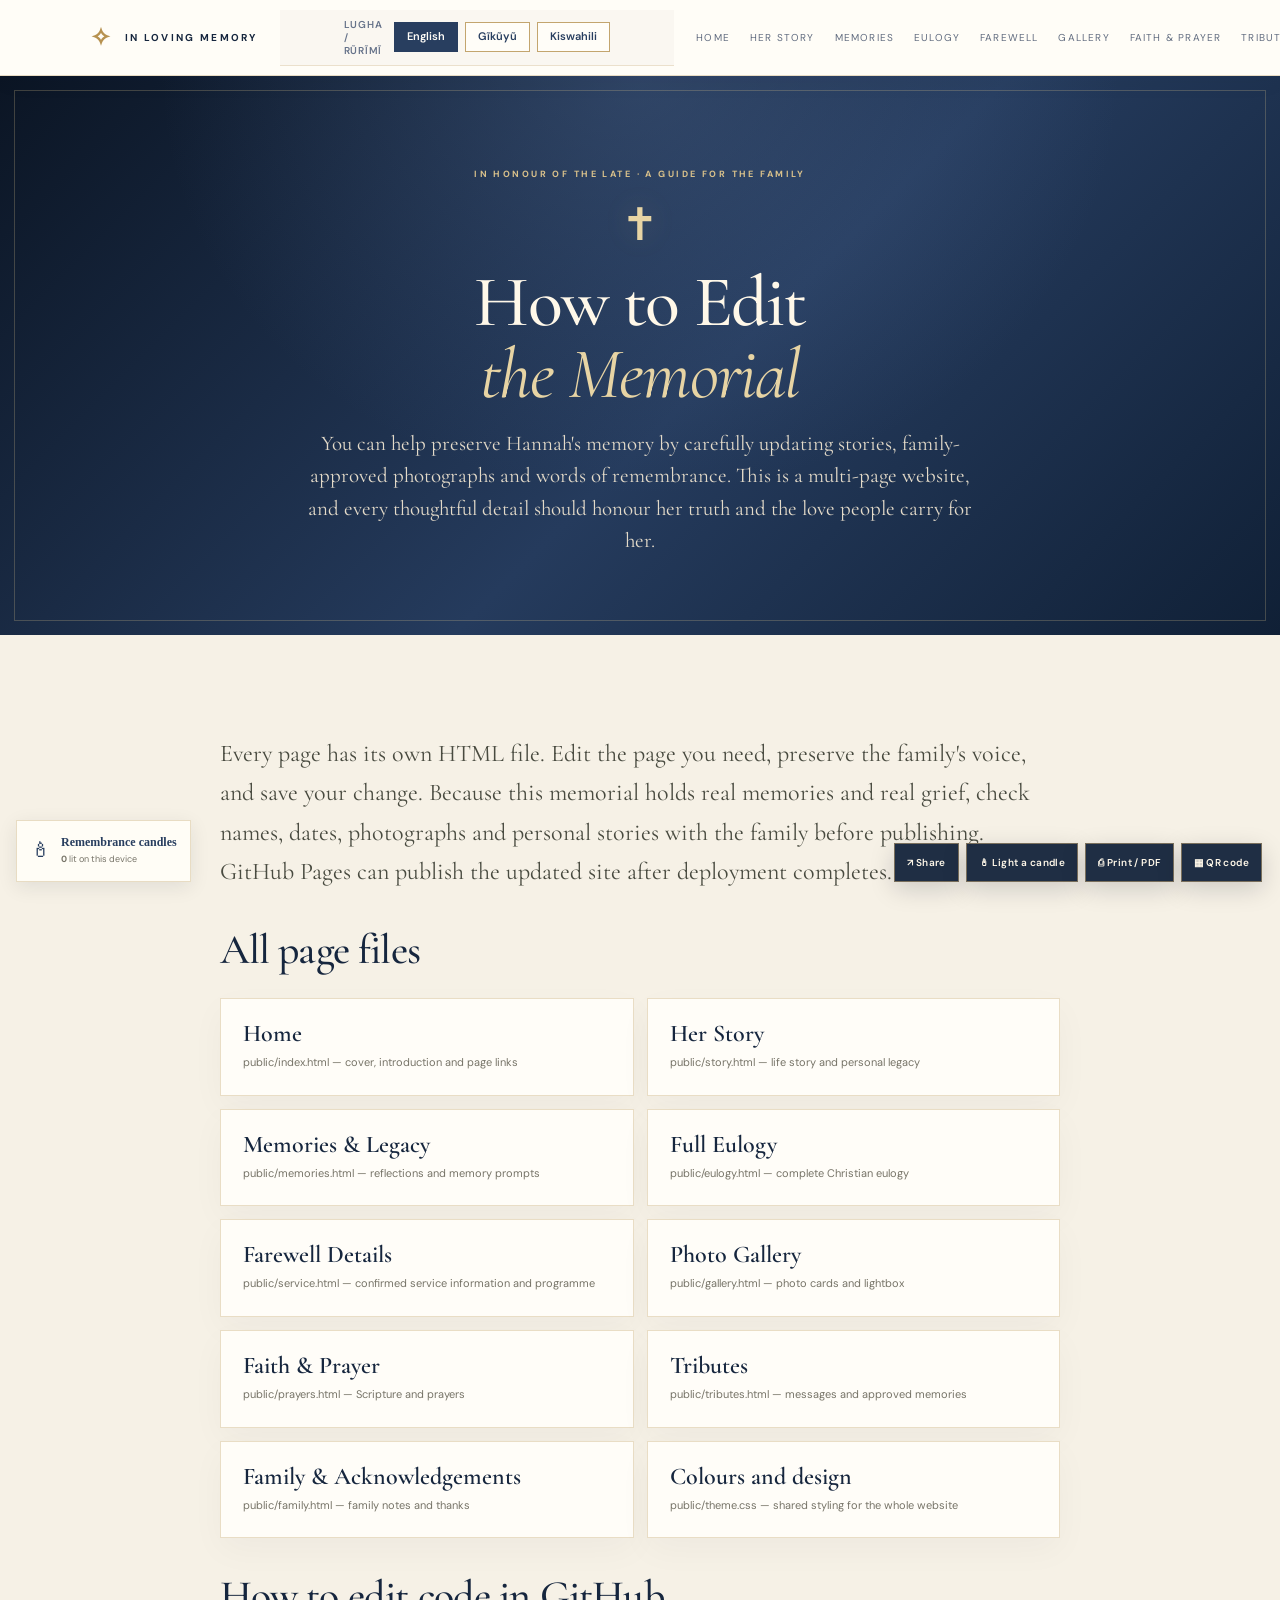
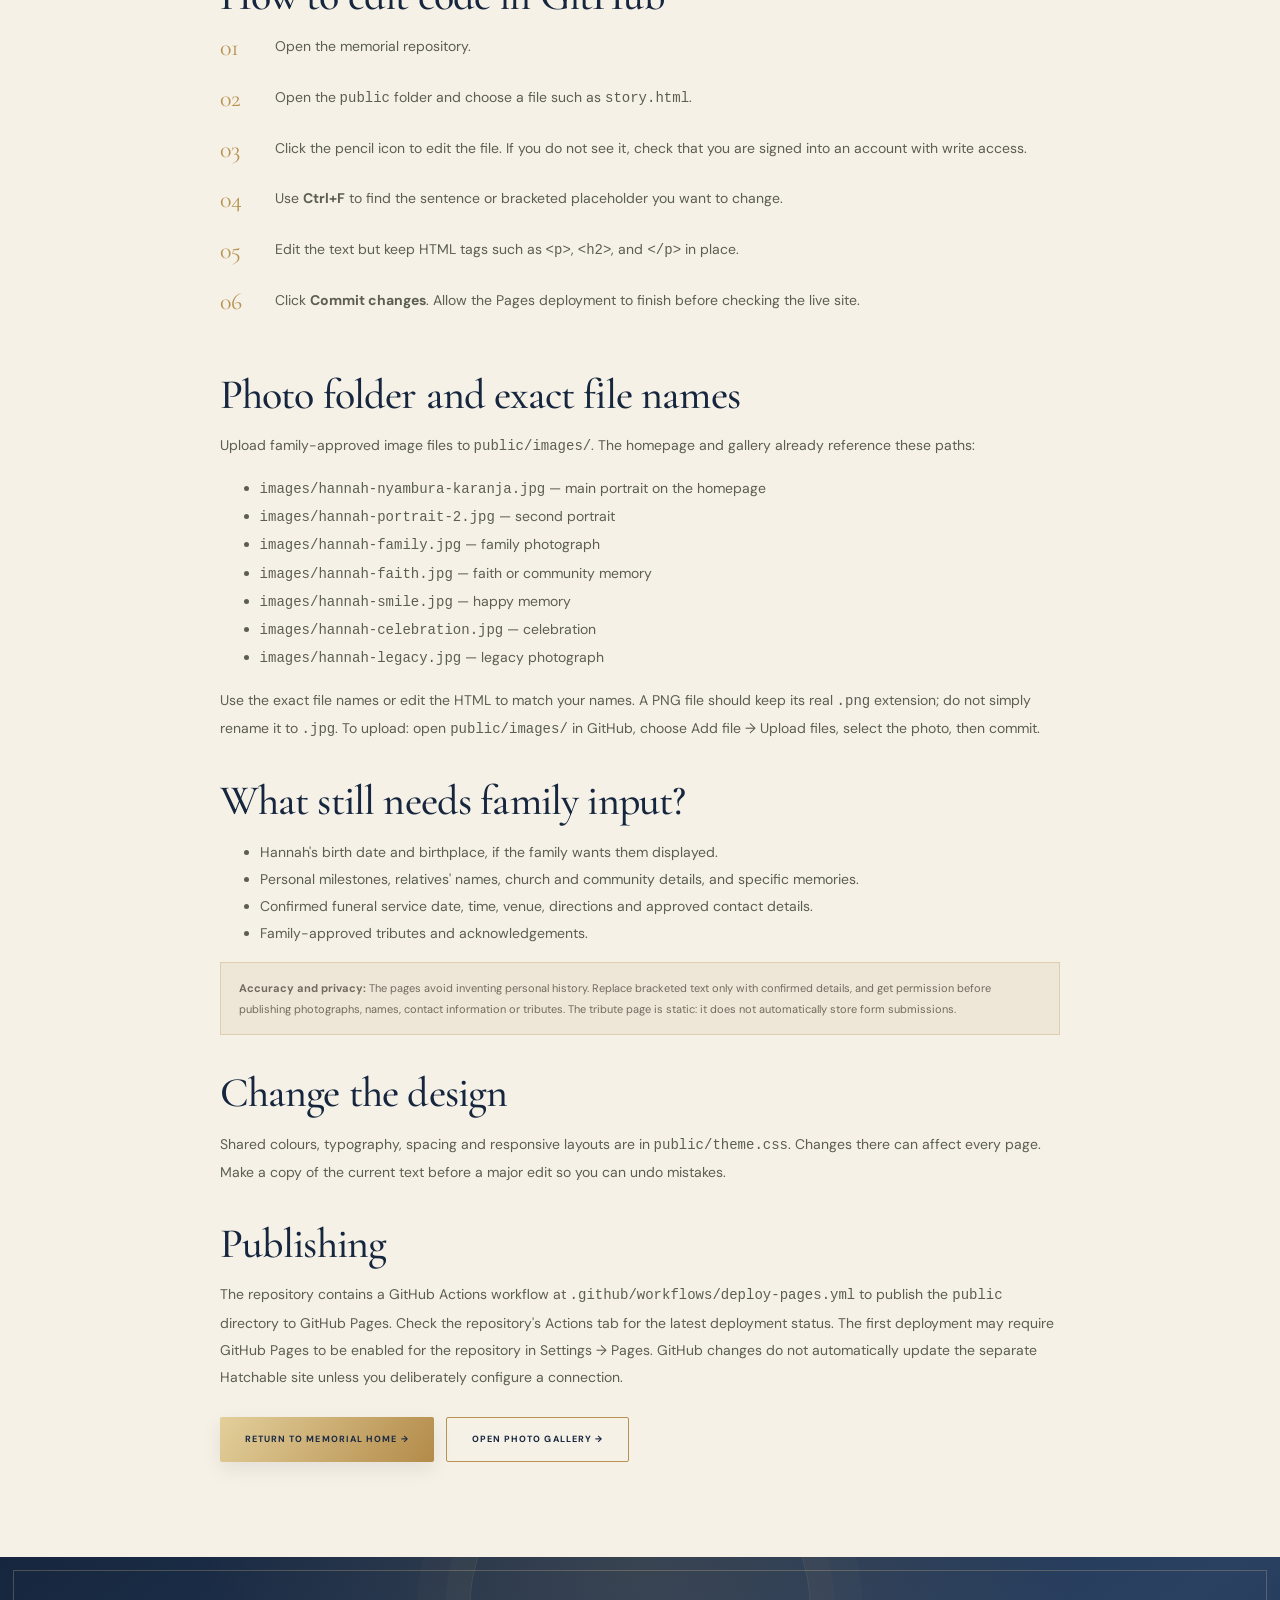
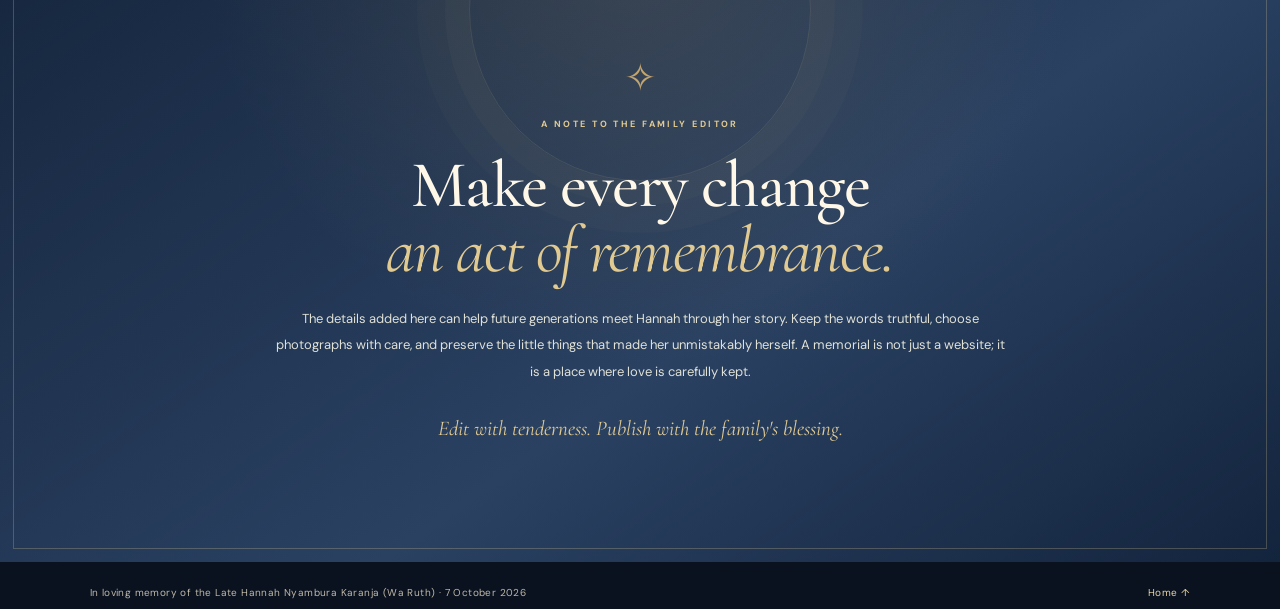
<file: public/editing-guide.html>
<!doctype html>
<html lang="en">
<head><meta charset="utf-8"><meta name="viewport" content="width=device-width,initial-scale=1"><meta name="theme-color" content="#16263e"><meta name="description" content="A complete guide to editing the memorial website for the Late Hannah Nyambura Karanja (Wa Ruth)."><title>Website Editing Guide | The Late Hannah Nyambura Karanja Memorial</title><link rel="stylesheet" href="theme.css">
<link rel="stylesheet" href="memorial-tools.css"><link rel="stylesheet" href="language-switch.css">
</head>
<body>
<a class="skip-link" href="#main-content">Skip to content</a>
<header class="topbar"><a class="brand" href="index.html"><span class="brand-mark">✧</span><span>IN LOVING MEMORY</span></a><nav aria-label="Main navigation"><a href="index.html">Home</a><a href="story.html">Her Story</a><a href="memories.html">Memories</a><a href="eulogy.html">Eulogy</a><a href="service.html">Farewell</a><a href="gallery.html">Gallery</a><a href="prayers.html">Faith &amp; Prayer</a><a href="tributes.html">Tributes</a><a href="family.html">Family</a></nav></header>
<section class="page-hero"><p class="eyebrow">IN HONOUR OF THE LATE · A GUIDE FOR THE FAMILY</p><div class="cross">✝</div><h1>How to Edit<br><em>the Memorial</em></h1><p>You can help preserve Hannah's memory by carefully updating stories, family-approved photographs and words of remembrance. This is a multi-page website, and every thoughtful detail should honour her truth and the love people carry for her.</p></section>
<main id="main-content" class="page-content"><p class="lead">Every page has its own HTML file. Edit the page you need, preserve the family's voice, and save your change. Because this memorial holds real memories and real grief, check names, dates, photographs and personal stories with the family before publishing. GitHub Pages can publish the updated site after deployment completes.</p>
<h2>All page files</h2><div class="contents-list">
<a href="index.html"><strong>Home</strong><span>public/index.html — cover, introduction and page links</span></a>
<a href="story.html"><strong>Her Story</strong><span>public/story.html — life story and personal legacy</span></a>
<a href="memories.html"><strong>Memories &amp; Legacy</strong><span>public/memories.html — reflections and memory prompts</span></a>
<a href="eulogy.html"><strong>Full Eulogy</strong><span>public/eulogy.html — complete Christian eulogy</span></a>
<a href="service.html"><strong>Farewell Details</strong><span>public/service.html — confirmed service information and programme</span></a>
<a href="gallery.html"><strong>Photo Gallery</strong><span>public/gallery.html — photo cards and lightbox</span></a>
<a href="prayers.html"><strong>Faith &amp; Prayer</strong><span>public/prayers.html — Scripture and prayers</span></a>
<a href="tributes.html"><strong>Tributes</strong><span>public/tributes.html — messages and approved memories</span></a>
<a href="family.html"><strong>Family &amp; Acknowledgements</strong><span>public/family.html — family notes and thanks</span></a>
<a href="theme.css"><strong>Colours and design</strong><span>public/theme.css — shared styling for the whole website</span></a>
</div>
<h2>How to edit code in GitHub</h2><ol class="edit-steps"><li>Open the <a href="https://github.com/BOTKING-Automation/HANNAH-NYAMBURA-KARANJA-MEMORIAL">memorial repository</a>.</li><li>Open the <code>public</code> folder and choose a file such as <code>story.html</code>.</li><li>Click the pencil icon to edit the file. If you do not see it, check that you are signed into an account with write access.</li><li>Use <strong>Ctrl+F</strong> to find the sentence or bracketed placeholder you want to change.</li><li>Edit the text but keep HTML tags such as <code>&lt;p&gt;</code>, <code>&lt;h2&gt;</code>, and <code>&lt;/p&gt;</code> in place.</li><li>Click <strong>Commit changes</strong>. Allow the Pages deployment to finish before checking the live site.</li></ol>
<h2>Photo folder and exact file names</h2><p>Upload family-approved image files to <code>public/images/</code>. The homepage and gallery already reference these paths:</p><ul><li><code>images/hannah-nyambura-karanja.jpg</code> — main portrait on the homepage</li><li><code>images/hannah-portrait-2.jpg</code> — second portrait</li><li><code>images/hannah-family.jpg</code> — family photograph</li><li><code>images/hannah-faith.jpg</code> — faith or community memory</li><li><code>images/hannah-smile.jpg</code> — happy memory</li><li><code>images/hannah-celebration.jpg</code> — celebration</li><li><code>images/hannah-legacy.jpg</code> — legacy photograph</li></ul><p>Use the exact file names or edit the HTML to match your names. A PNG file should keep its real <code>.png</code> extension; do not simply rename it to <code>.jpg</code>. To upload: open <code>public/images/</code> in GitHub, choose Add file → Upload files, select the photo, then commit.</p>
<h2>What still needs family input?</h2><ul><li>Hannah's birth date and birthplace, if the family wants them displayed.</li><li>Personal milestones, relatives' names, church and community details, and specific memories.</li><li>Confirmed funeral service date, time, venue, directions and approved contact details.</li><li>Family-approved tributes and acknowledgements.</li></ul><div class="site-notice"><strong>Accuracy and privacy:</strong> The pages avoid inventing personal history. Replace bracketed text only with confirmed details, and get permission before publishing photographs, names, contact information or tributes. The tribute page is static: it does not automatically store form submissions.</div>
<h2>Change the design</h2><p>Shared colours, typography, spacing and responsive layouts are in <code>public/theme.css</code>. Changes there can affect every page. Make a copy of the current text before a major edit so you can undo mistakes.</p>
<h2>Publishing</h2><p>The repository contains a GitHub Actions workflow at <code>.github/workflows/deploy-pages.yml</code> to publish the <code>public</code> directory to GitHub Pages. Check the repository's Actions tab for the latest deployment status. The first deployment may require GitHub Pages to be enabled for the repository in Settings → Pages. GitHub changes do not automatically update the separate Hatchable site unless you deliberately configure a connection.</p>
<div class="page-cta"><a class="button primary" href="index.html">Return to Memorial Home →</a><a class="button outline" href="gallery.html">Open Photo Gallery →</a></div></main>
<section class="heartfelt-closing"><span class="heartfelt-flourish" aria-hidden="true">✧</span><p class="eyebrow">A NOTE TO THE FAMILY EDITOR</p><h2>Make every change<br><em>an act of remembrance.</em></h2><p>The details added here can help future generations meet Hannah through her story. Keep the words truthful, choose photographs with care, and preserve the little things that made her unmistakably herself. A memorial is not just a website; it is a place where love is carefully kept.</p><p class="heartfelt-signoff">Edit with tenderness. Publish with the family's blessing.</p></section>
<footer><span>In loving memory of the Late Hannah Nyambura Karanja (Wa Ruth) · 7 October 2026</span><a href="index.html">Home ↑</a></footer>
<script src="memorial-tools.js" defer></script>
<script src="language-switch.js" defer></script>
</body></html>
</file>
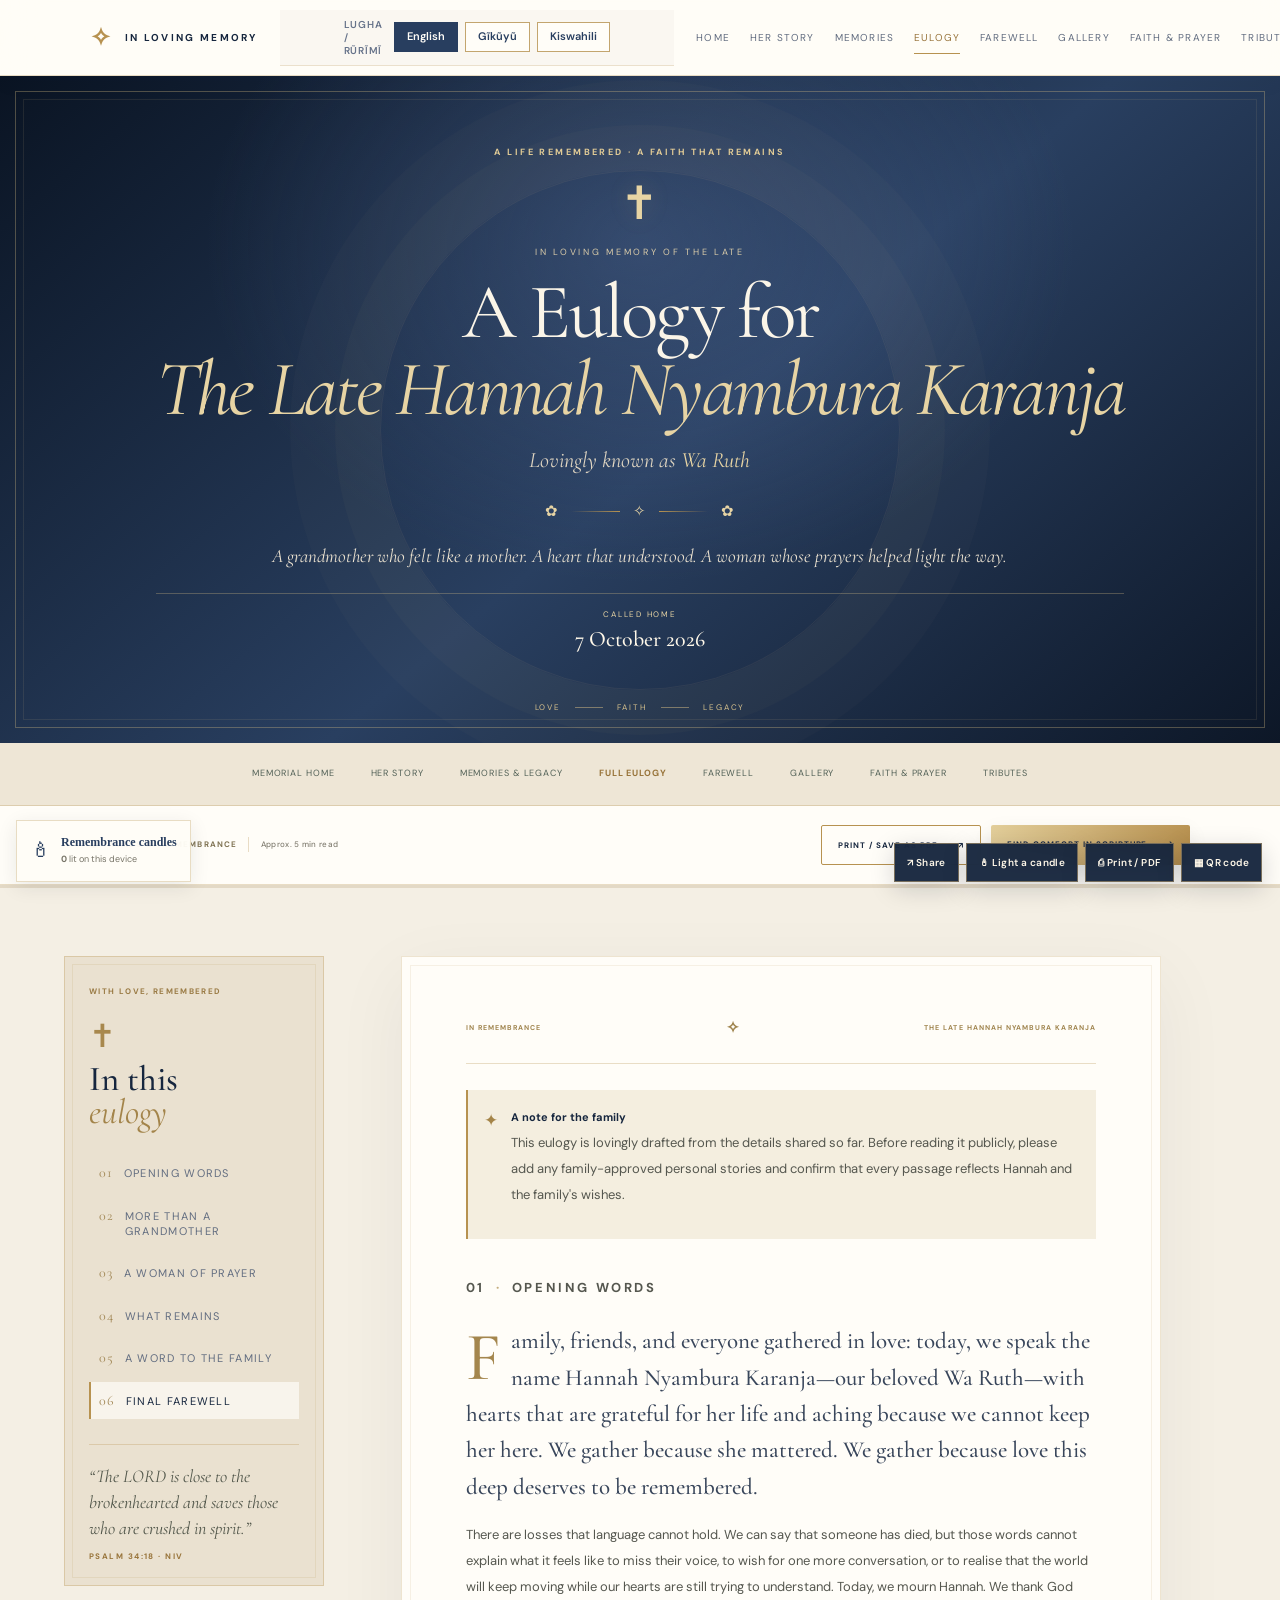
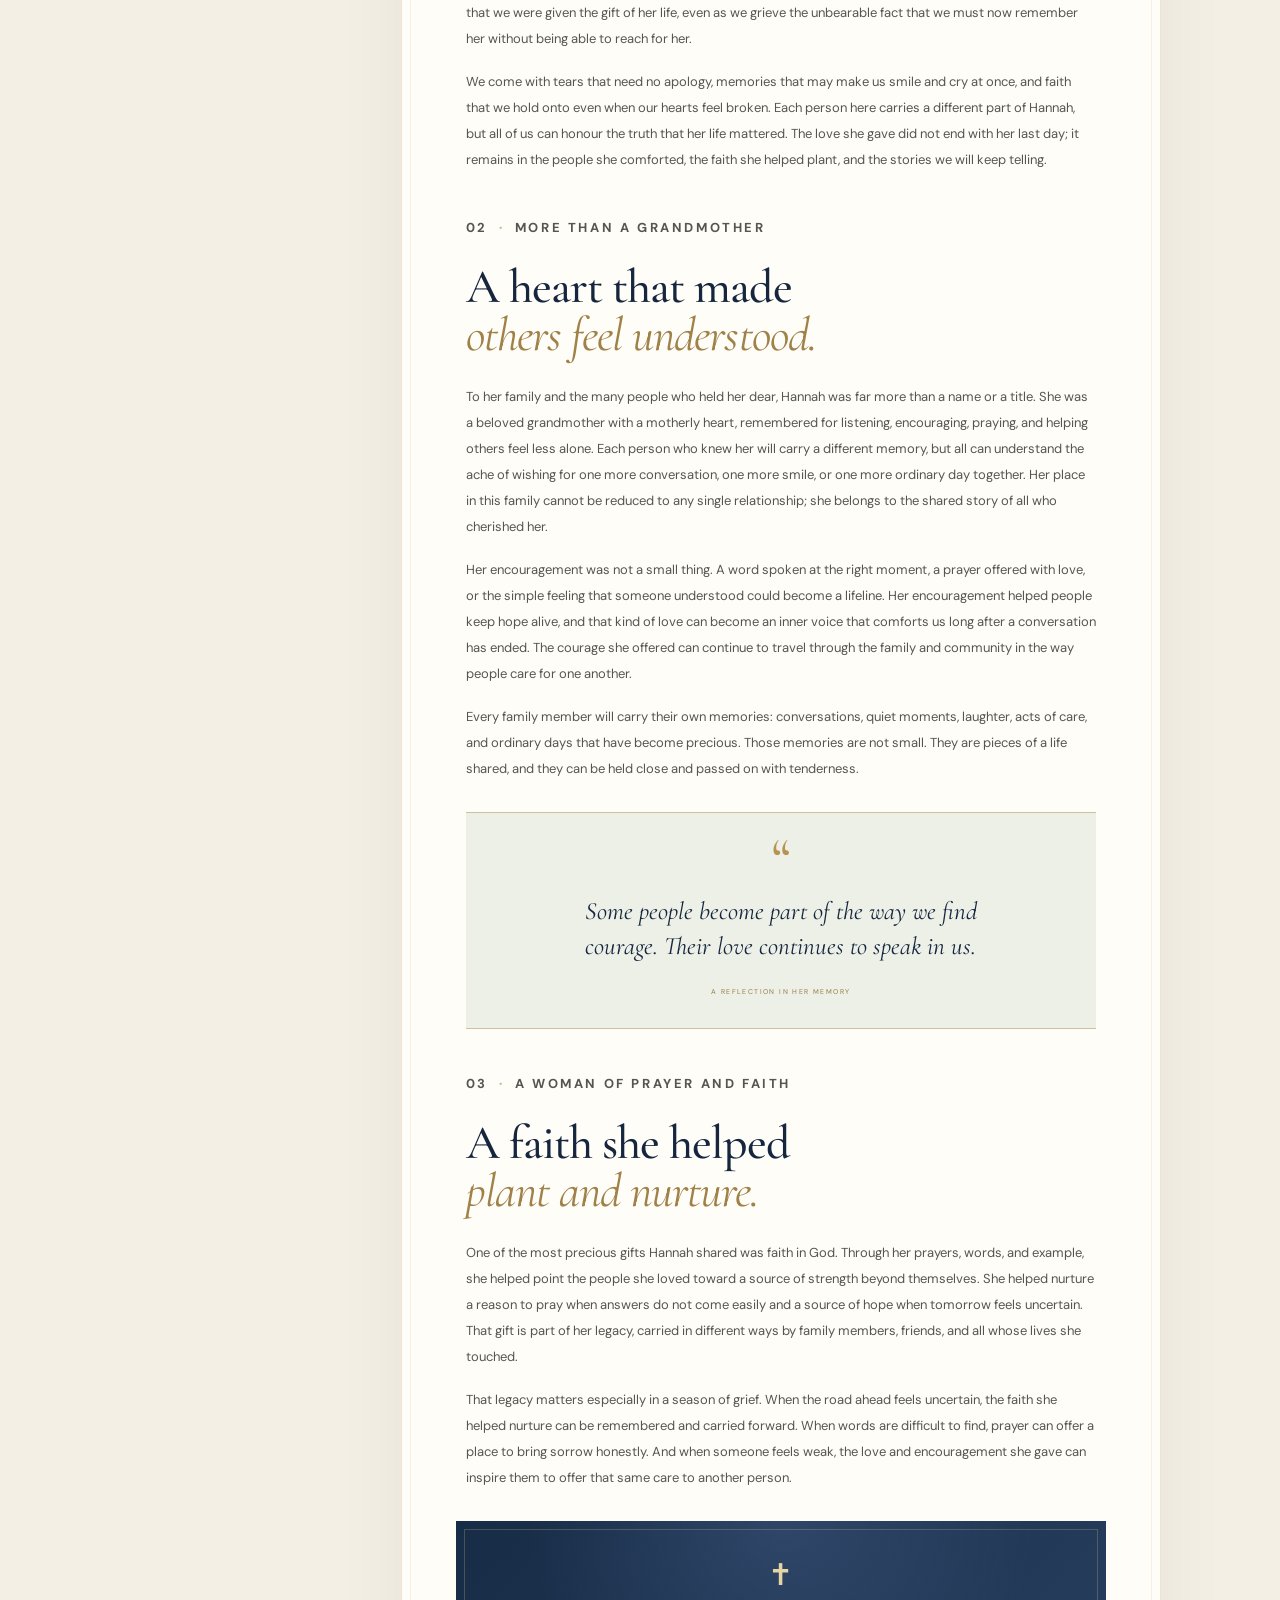
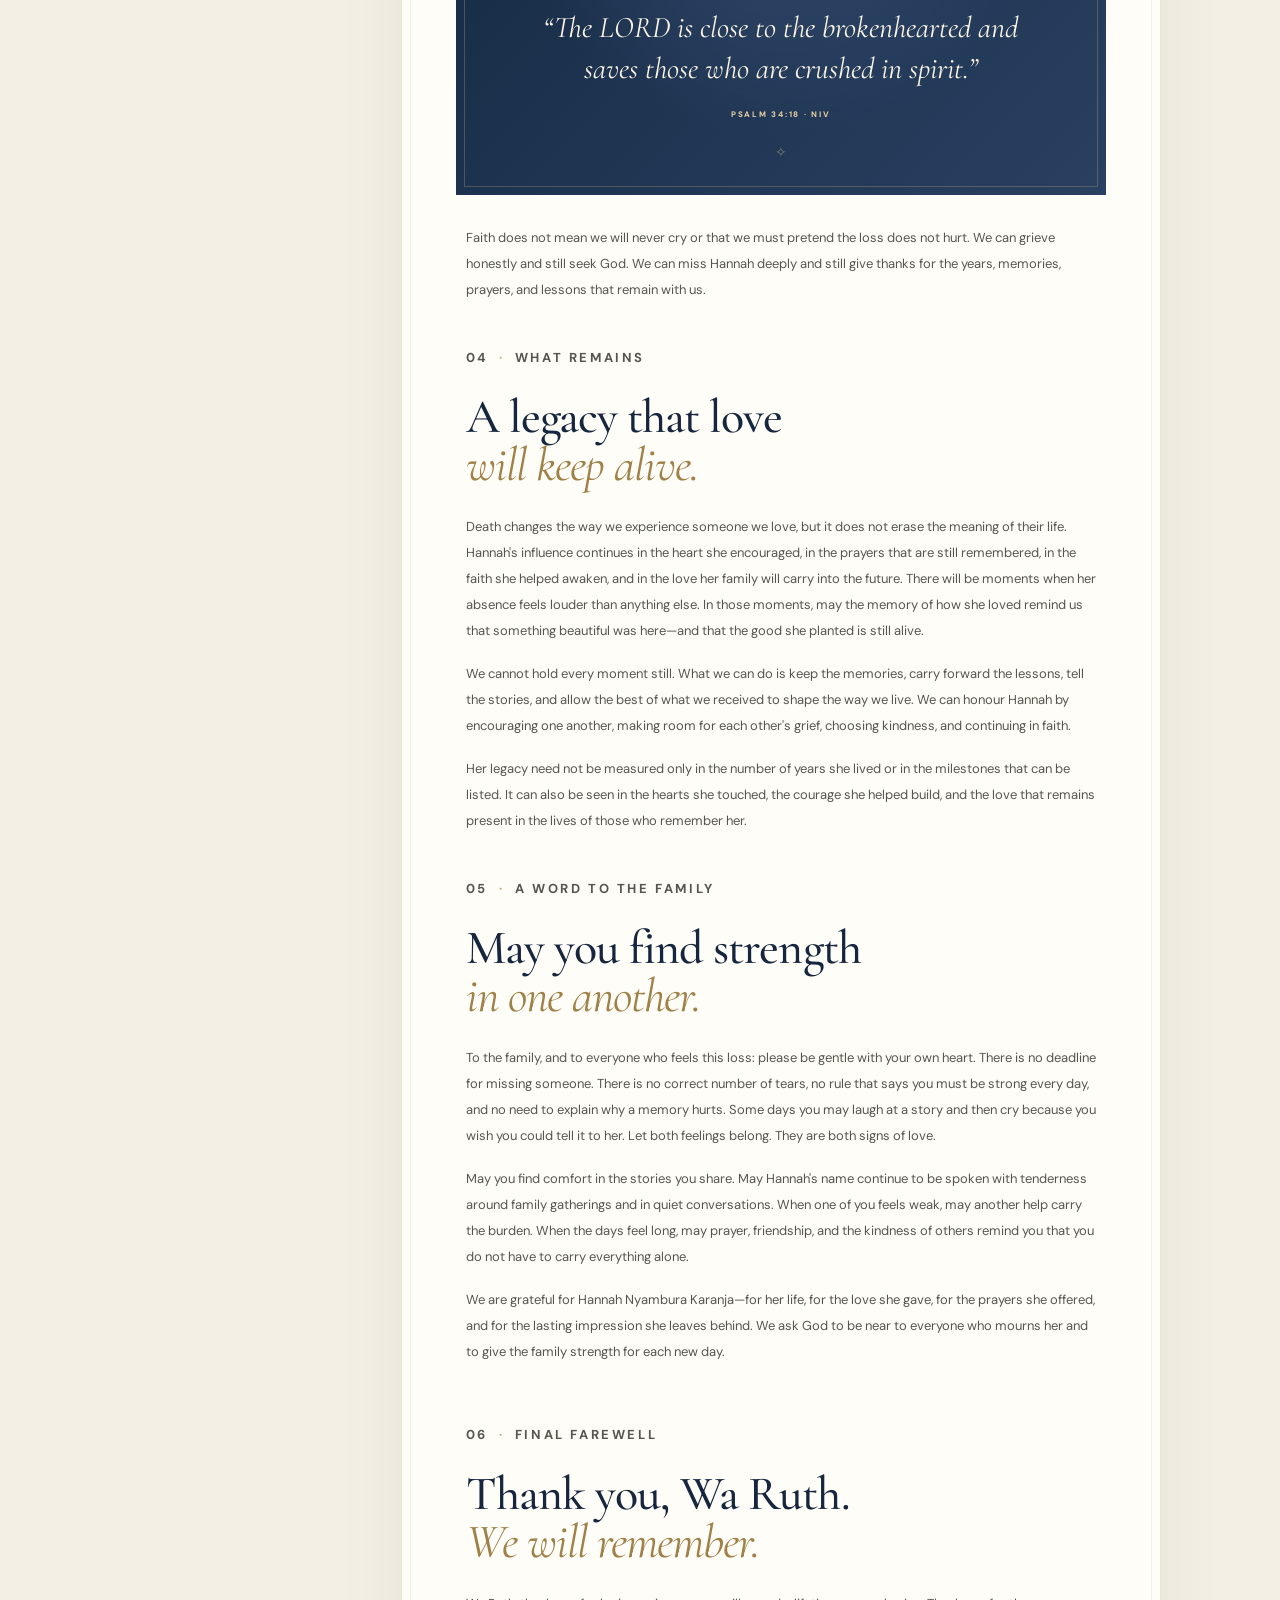
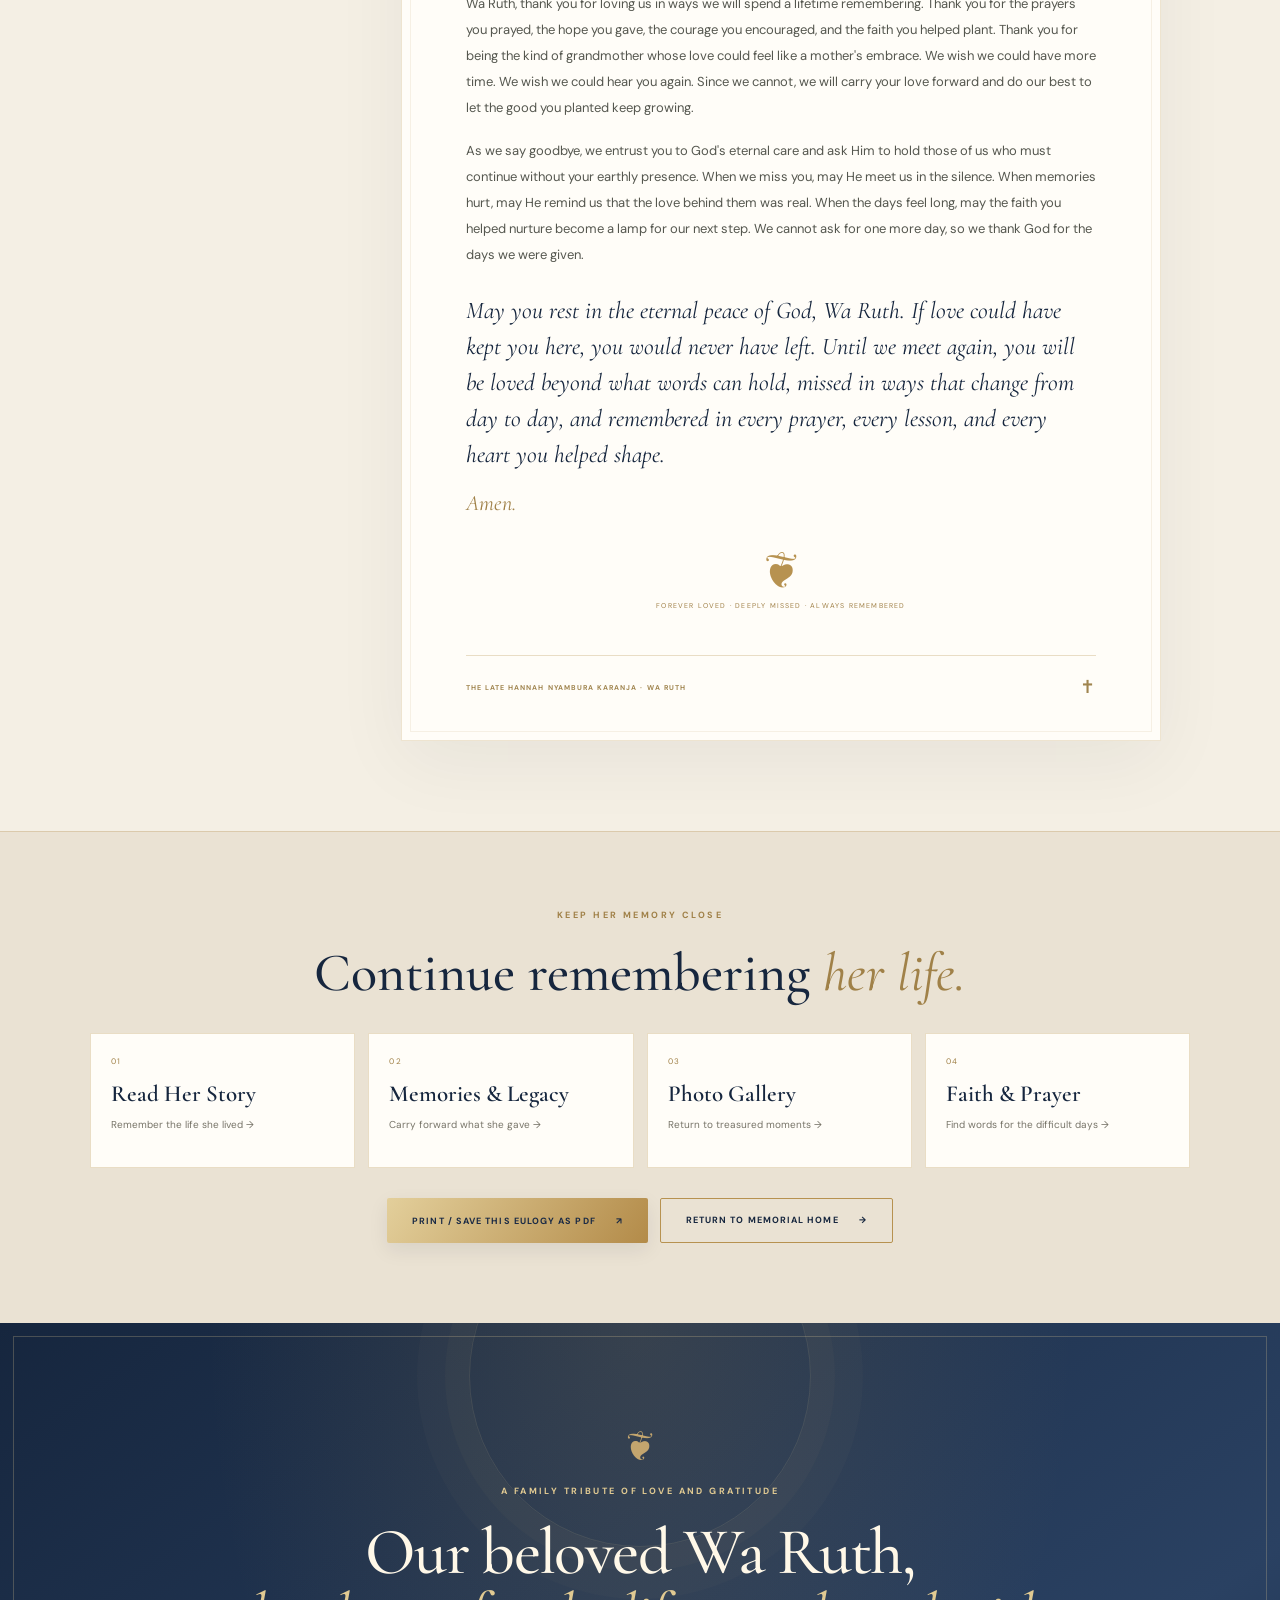
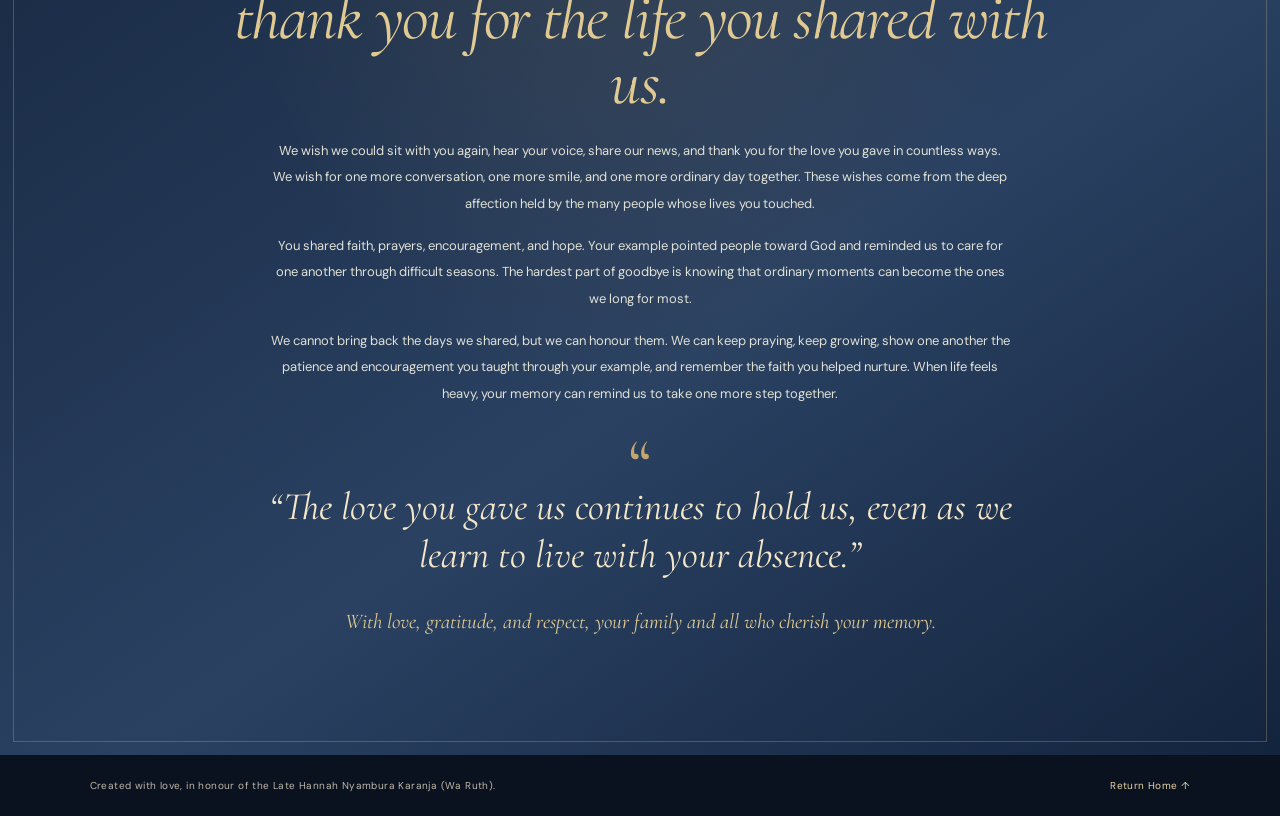
<file: public/eulogy.html>
<!doctype html>
<html lang="en">
<head>
<meta charset="utf-8"><meta name="viewport" content="width=device-width,initial-scale=1">
<meta name="theme-color" content="#16263e">
<meta name="description" content="A loving Christian eulogy honouring the Late Hannah Nyambura Karanja (Wa Ruth), her love, prayers, faith and enduring legacy.">
<title>Full Eulogy | The Late Hannah Nyambura Karanja (Wa Ruth)</title>
<link rel="stylesheet" href="theme.css">
<link rel="stylesheet" href="memorial-tools.css">
<link rel="stylesheet" href="language-switch.css">
</head>
<body class="eulogy-page">
<a class="skip-link" href="#main-eulogy">Skip to eulogy</a>
<header class="topbar">
<a class="brand" href="index.html" aria-label="Return to the memorial home"><span class="brand-mark">✧</span><span>IN LOVING MEMORY</span></a>
<nav aria-label="Main navigation">
<a href="index.html">Home</a><a href="story.html">Her Story</a><a href="memories.html">Memories</a><a aria-current="page" href="eulogy.html">Eulogy</a><a href="service.html">Farewell</a><a href="gallery.html">Gallery</a><a href="prayers.html">Faith &amp; Prayer</a><a href="tributes.html">Tributes</a><a href="family.html">Family</a>
</nav>
</header>
<section class="eulogy-masthead">
<div class="eulogy-masthead-glow" aria-hidden="true"></div>
<div class="eulogy-masthead-content">
<p class="eyebrow">A LIFE REMEMBERED · A FAITH THAT REMAINS</p>
<div class="eulogy-cross" aria-hidden="true">✝</div>
<p class="eulogy-overline">IN LOVING MEMORY OF THE LATE</p>
<h1>A Eulogy for<br><em>The Late Hannah Nyambura Karanja</em></h1>
<p class="eulogy-alias">Lovingly known as <span>Wa Ruth</span></p>
<div class="floral-divider"><span>✿</span><i></i><span>✧</span><i></i><span>✿</span></div>
<p class="eulogy-motto">A grandmother who felt like a mother. A heart that understood. A woman whose prayers helped light the way.</p>
<div class="eulogy-dates"><span>CALLED HOME</span><strong>7 October 2026</strong></div>
</div>
<div class="eulogy-masthead-bottom"><span>LOVE</span><i></i><span>FAITH</span><i></i><span>LEGACY</span></div>
</section>
<nav class="inner-nav eulogy-secondary-nav" aria-label="Memorial pages">
<a href="index.html">Memorial Home</a><a href="story.html">Her Story</a><a href="memories.html">Memories &amp; Legacy</a><a aria-current="page" href="eulogy.html">Full Eulogy</a><a href="service.html">Farewell</a><a href="gallery.html">Gallery</a><a href="prayers.html">Faith &amp; Prayer</a><a href="tributes.html">Tributes</a>
</nav>
<div class="eulogy-toolbar" aria-label="Eulogy tools">
<div class="reading-status"><span class="status-dot"></span><span>WORDS OF REMEMBRANCE</span><span class="reading-time">Approx. 5 min read</span></div>
<div class="eulogy-actions"><button class="button outline" type="button" onclick="window.print()">Print / Save as PDF <span>↗</span></button><a class="button primary" href="prayers.html">Find comfort in Scripture <span>→</span></a></div>
</div>
<div class="reading-progress" aria-hidden="true"><span id="readingProgress"></span></div>
<main id="main-eulogy" class="eulogy-layout">
<aside class="eulogy-sidebar">
<div class="sidebar-card">
<p class="sidebar-eyebrow">WITH LOVE, REMEMBERED</p>
<div class="sidebar-cross">✝</div>
<h2>In this<br><em>eulogy</em></h2>
<nav class="eulogy-toc" aria-label="Eulogy contents">
<a href="#opening"><span>01</span> Opening words</a>
<a href="#grandmother"><span>02</span> More than a grandmother</a>
<a href="#faith"><span>03</span> A woman of prayer</a>
<a href="#legacy"><span>04</span> What remains</a>
<a href="#family"><span>05</span> A word to the family</a>
<a href="#farewell"><span>06</span> Final farewell</a>
</nav>
<div class="sidebar-scripture">“The LORD is close to the brokenhearted and saves those who are crushed in spirit.”<small>PSALM 34:18 · NIV</small></div>
</div>
</aside>
<article class="eulogy-document">
<div class="document-topline"><span>IN REMEMBRANCE</span><span>✧</span><span>THE LATE HANNAH NYAMBURA KARANJA</span></div>
<div class="family-edit-note"><span class="note-icon">✦</span><p><strong>A note for the family</strong><br>This eulogy is lovingly drafted from the details shared so far. Before reading it publicly, please add any family-approved personal stories and confirm that every passage reflects Hannah and the family's wishes.</p></div>
<section id="opening" class="eulogy-section">
<p class="chapter-label">01 <span>·</span> OPENING WORDS</p>
<p class="eulogy-dropcap">Family, friends, and everyone gathered in love: today, we speak the name Hannah Nyambura Karanja—our beloved Wa Ruth—with hearts that are grateful for her life and aching because we cannot keep her here. We gather because she mattered. We gather because love this deep deserves to be remembered.</p>
<p>There are losses that language cannot hold. We can say that someone has died, but those words cannot explain what it feels like to miss their voice, to wish for one more conversation, or to realise that the world will keep moving while our hearts are still trying to understand. Today, we mourn Hannah. We thank God that we were given the gift of her life, even as we grieve the unbearable fact that we must now remember her without being able to reach for her.</p>
<p>We come with tears that need no apology, memories that may make us smile and cry at once, and faith that we hold onto even when our hearts feel broken. Each person here carries a different part of Hannah, but all of us can honour the truth that her life mattered. The love she gave did not end with her last day; it remains in the people she comforted, the faith she helped plant, and the stories we will keep telling.</p>
</section>
<section id="grandmother" class="eulogy-section">
<p class="chapter-label">02 <span>·</span> MORE THAN A GRANDMOTHER</p>
<h2>A heart that made<br><em>others feel understood.</em></h2>
<p>To her family and the many people who held her dear, Hannah was far more than a name or a title. She was a beloved grandmother with a motherly heart, remembered for listening, encouraging, praying, and helping others feel less alone. Each person who knew her will carry a different memory, but all can understand the ache of wishing for one more conversation, one more smile, or one more ordinary day together. Her place in this family cannot be reduced to any single relationship; she belongs to the shared story of all who cherished her.</p>
<p>Her encouragement was not a small thing. A word spoken at the right moment, a prayer offered with love, or the simple feeling that someone understood could become a lifeline. Her encouragement helped people keep hope alive, and that kind of love can become an inner voice that comforts us long after a conversation has ended. The courage she offered can continue to travel through the family and community in the way people care for one another.</p>
<p>Every family member will carry their own memories: conversations, quiet moments, laughter, acts of care, and ordinary days that have become precious. Those memories are not small. They are pieces of a life shared, and they can be held close and passed on with tenderness.</p>
<blockquote class="eulogy-pullquote"><span>“</span><p>Some people become part of the way we find courage. Their love continues to speak in us.</p><small>A REFLECTION IN HER MEMORY</small></blockquote>
</section>
<section id="faith" class="eulogy-section">
<p class="chapter-label">03 <span>·</span> A WOMAN OF PRAYER AND FAITH</p>
<h2>A faith she helped<br><em>plant and nurture.</em></h2>
<p>One of the most precious gifts Hannah shared was faith in God. Through her prayers, words, and example, she helped point the people she loved toward a source of strength beyond themselves. She helped nurture a reason to pray when answers do not come easily and a source of hope when tomorrow feels uncertain. That gift is part of her legacy, carried in different ways by family members, friends, and all whose lives she touched.</p>
<p>That legacy matters especially in a season of grief. When the road ahead feels uncertain, the faith she helped nurture can be remembered and carried forward. When words are difficult to find, prayer can offer a place to bring sorrow honestly. And when someone feels weak, the love and encouragement she gave can inspire them to offer that same care to another person.</p>
<div class="eulogy-scripture"><span class="scripture-ornament">✝</span><blockquote>“The LORD is close to the brokenhearted and saves those who are crushed in spirit.”</blockquote><p>PSALM 34:18 · NIV</p><span class="scripture-bottom-ornament">✧</span></div>
<p>Faith does not mean we will never cry or that we must pretend the loss does not hurt. We can grieve honestly and still seek God. We can miss Hannah deeply and still give thanks for the years, memories, prayers, and lessons that remain with us.</p>
</section>
<section id="legacy" class="eulogy-section">
<p class="chapter-label">04 <span>·</span> WHAT REMAINS</p>
<h2>A legacy that love<br><em>will keep alive.</em></h2>
<p>Death changes the way we experience someone we love, but it does not erase the meaning of their life. Hannah's influence continues in the heart she encouraged, in the prayers that are still remembered, in the faith she helped awaken, and in the love her family will carry into the future. There will be moments when her absence feels louder than anything else. In those moments, may the memory of how she loved remind us that something beautiful was here—and that the good she planted is still alive.</p>
<p>We cannot hold every moment still. What we can do is keep the memories, carry forward the lessons, tell the stories, and allow the best of what we received to shape the way we live. We can honour Hannah by encouraging one another, making room for each other's grief, choosing kindness, and continuing in faith.</p>
<p>Her legacy need not be measured only in the number of years she lived or in the milestones that can be listed. It can also be seen in the hearts she touched, the courage she helped build, and the love that remains present in the lives of those who remember her.</p>
</section>
<section id="family" class="eulogy-section">
<p class="chapter-label">05 <span>·</span> A WORD TO THE FAMILY</p>
<h2>May you find strength<br><em>in one another.</em></h2>
<p>To the family, and to everyone who feels this loss: please be gentle with your own heart. There is no deadline for missing someone. There is no correct number of tears, no rule that says you must be strong every day, and no need to explain why a memory hurts. Some days you may laugh at a story and then cry because you wish you could tell it to her. Let both feelings belong. They are both signs of love.</p>
<p>May you find comfort in the stories you share. May Hannah's name continue to be spoken with tenderness around family gatherings and in quiet conversations. When one of you feels weak, may another help carry the burden. When the days feel long, may prayer, friendship, and the kindness of others remind you that you do not have to carry everything alone.</p>
<p>We are grateful for Hannah Nyambura Karanja—for her life, for the love she gave, for the prayers she offered, and for the lasting impression she leaves behind. We ask God to be near to everyone who mourns her and to give the family strength for each new day.</p>
</section>
<section id="farewell" class="eulogy-section eulogy-final-section">
<p class="chapter-label">06 <span>·</span> FINAL FAREWELL</p>
<h2>Thank you, Wa Ruth.<br><em>We will remember.</em></h2>
<p>Wa Ruth, thank you for loving us in ways we will spend a lifetime remembering. Thank you for the prayers you prayed, the hope you gave, the courage you encouraged, and the faith you helped plant. Thank you for being the kind of grandmother whose love could feel like a mother's embrace. We wish we could have more time. We wish we could hear you again. Since we cannot, we will carry your love forward and do our best to let the good you planted keep growing.</p>
<p>As we say goodbye, we entrust you to God's eternal care and ask Him to hold those of us who must continue without your earthly presence. When we miss you, may He meet us in the silence. When memories hurt, may He remind us that the love behind them was real. When the days feel long, may the faith you helped nurture become a lamp for our next step. We cannot ask for one more day, so we thank God for the days we were given.</p>
<p class="eulogy-last-words">May you rest in the eternal peace of God, Wa Ruth. If love could have kept you here, you would never have left. Until we meet again, you will be loved beyond what words can hold, missed in ways that change from day to day, and remembered in every prayer, every lesson, and every heart you helped shape.</p>
<p class="amen">Amen.</p>
<div class="signature-flourish">❦</div>
<p class="signature-caption">FOREVER LOVED · DEEPLY MISSED · ALWAYS REMEMBERED</p>
</section>
<div class="document-bottomline"><span>THE LATE HANNAH NYAMBURA KARANJA · WA RUTH</span><span>✝</span></div>
</article>
</main>
<section class="eulogy-next-steps">
<p class="eyebrow">KEEP HER MEMORY CLOSE</p><h2>Continue remembering <em>her life.</em></h2>
<div class="eulogy-next-grid">
<a href="story.html"><span>01</span><strong>Read Her Story</strong><small>Remember the life she lived →</small></a>
<a href="memories.html"><span>02</span><strong>Memories &amp; Legacy</strong><small>Carry forward what she gave →</small></a>
<a href="gallery.html"><span>03</span><strong>Photo Gallery</strong><small>Return to treasured moments →</small></a>
<a href="prayers.html"><span>04</span><strong>Faith &amp; Prayer</strong><small>Find words for the difficult days →</small></a>
</div>
<div class="eulogy-bottom-actions"><button class="button primary" type="button" onclick="window.print()">Print / Save this eulogy as PDF <span>↗</span></button><a class="button outline" href="index.html">Return to Memorial Home <span>→</span></a></div>
</section>
<section class="heartfelt-closing"><span class="heartfelt-flourish" aria-hidden="true">❦</span><p class="eyebrow">A FAMILY TRIBUTE OF LOVE AND GRATITUDE</p><h2>Our beloved Wa Ruth,<br><em>thank you for the life you shared with us.</em></h2><p>We wish we could sit with you again, hear your voice, share our news, and thank you for the love you gave in countless ways. We wish for one more conversation, one more smile, and one more ordinary day together. These wishes come from the deep affection held by the many people whose lives you touched.</p><p>You shared faith, prayers, encouragement, and hope. Your example pointed people toward God and reminded us to care for one another through difficult seasons. The hardest part of goodbye is knowing that ordinary moments can become the ones we long for most.</p><p>We cannot bring back the days we shared, but we can honour them. We can keep praying, keep growing, show one another the patience and encouragement you taught through your example, and remember the faith you helped nurture. When life feels heavy, your memory can remind us to take one more step together.</p><blockquote>“The love you gave us continues to hold us, even as we learn to live with your absence.”</blockquote><p class="heartfelt-signoff">With love, gratitude, and respect, your family and all who cherish your memory.</p></section>
<footer><span>Created with love, in honour of the Late Hannah Nyambura Karanja (Wa Ruth).</span><a href="index.html">Return Home ↑</a></footer>
<script>
(function(){
 const progress=document.getElementById('readingProgress');
 const update=()=>{const root=document.documentElement;const max=root.scrollHeight-root.clientHeight;progress.style.width=(max>0?(root.scrollTop/max)*100:0)+'%';};
 window.addEventListener('scroll',update,{passive:true});update();
 const links=[...document.querySelectorAll('.eulogy-toc a')];
 const sections=links.map(a=>document.querySelector(a.getAttribute('href'))).filter(Boolean);
 if('IntersectionObserver' in window){const observer=new IntersectionObserver(entries=>{entries.forEach(entry=>{if(entry.isIntersecting){links.forEach(link=>link.classList.toggle('active',link.getAttribute('href')==='#'+entry.target.id));}})},{rootMargin:'-15% 0px -70% 0px'});sections.forEach(section=>observer.observe(section));}
})();
</script>
<script src="memorial-tools.js" defer></script>
<script src="language-switch.js" defer></script>
</body></html>
</file>
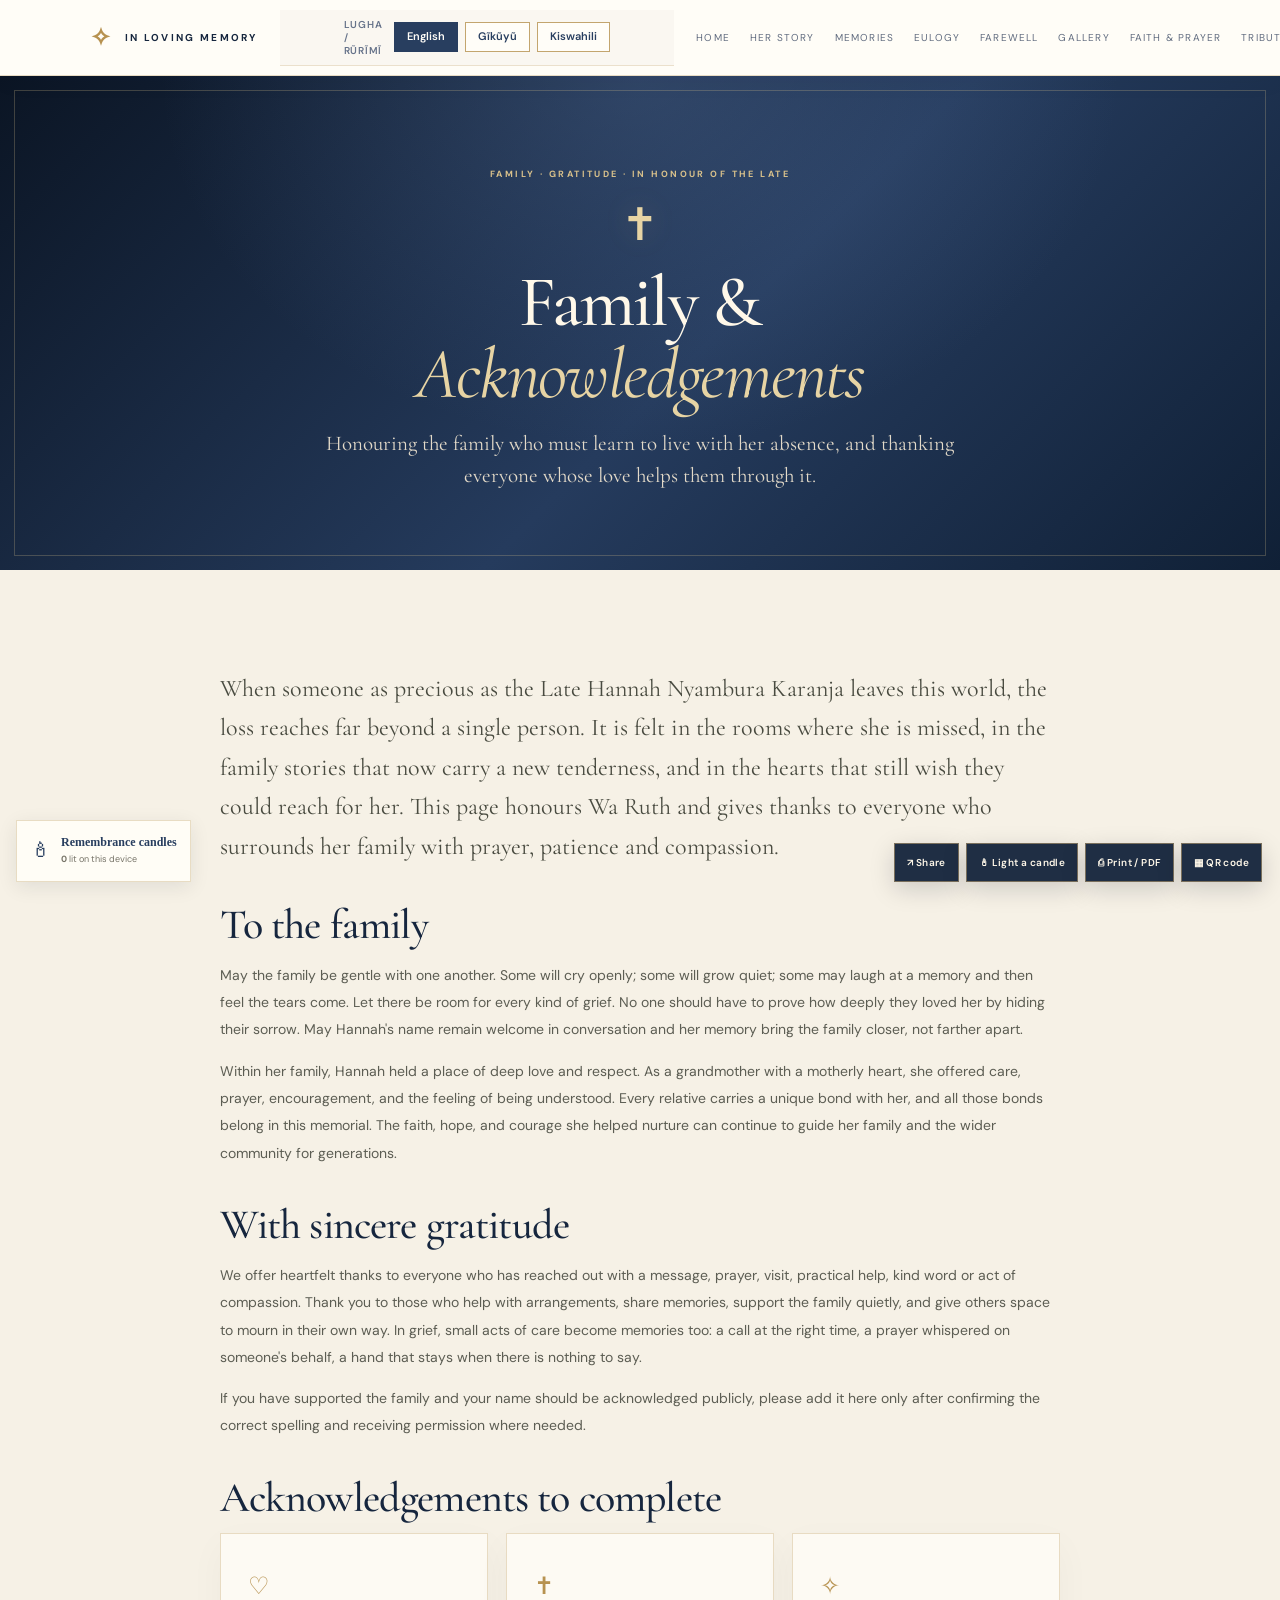
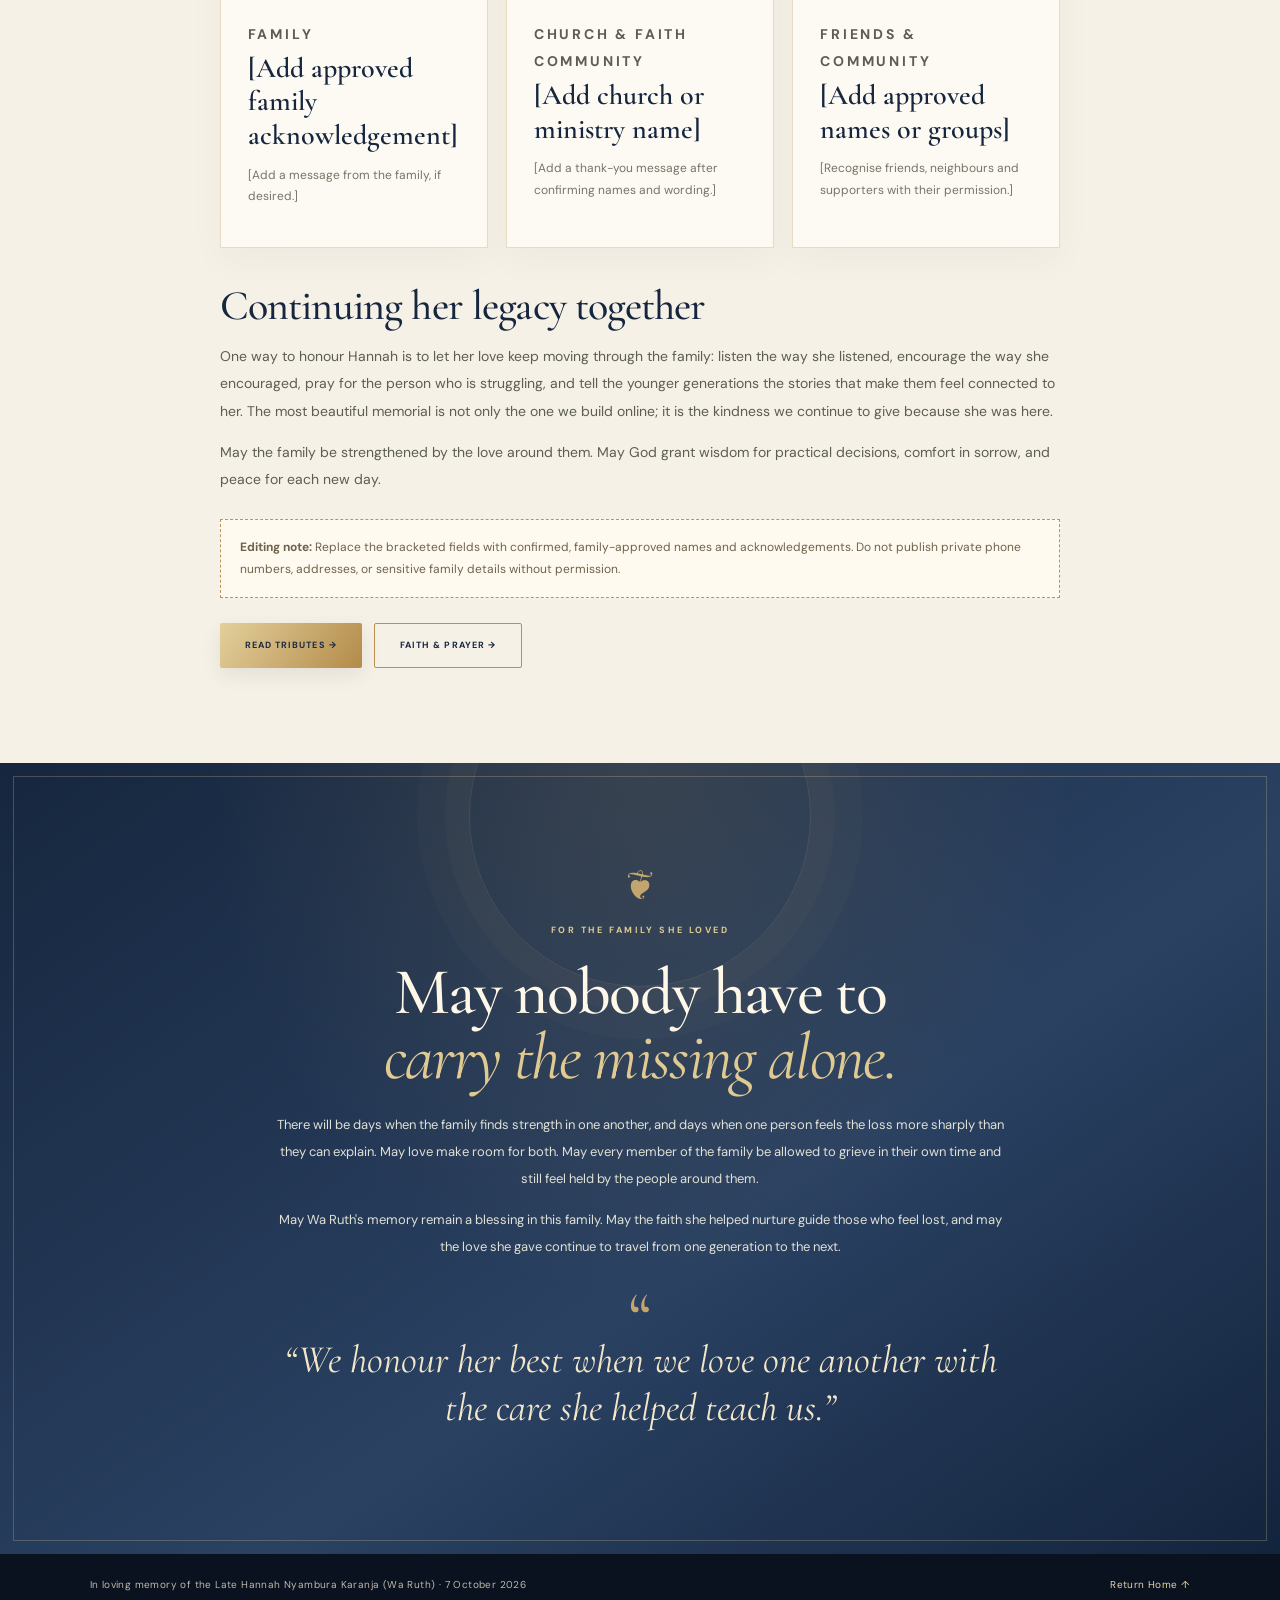
<file: public/family.html>
<!doctype html>
<html lang="en">
<head>
<meta charset="utf-8">
<meta name="viewport" content="width=device-width,initial-scale=1">
<meta name="theme-color" content="#16263e">
<meta name="description" content="Family acknowledgements and gratitude in loving memory of the Late Hannah Nyambura Karanja (Wa Ruth).">
<title>Family &amp; Acknowledgements | The Late Hannah Nyambura Karanja (Wa Ruth)</title>
<link rel="stylesheet" href="theme.css">
<link rel="stylesheet" href="memorial-tools.css">
<link rel="stylesheet" href="language-switch.css">
</head>
<body>
<a class="skip-link" href="#main-content">Skip to content</a>
<header class="topbar"><a class="brand" href="index.html" aria-label="Memorial home"><span class="brand-mark">✧</span><span>IN LOVING MEMORY</span></a>
<nav aria-label="Main navigation"><a href="index.html">Home</a><a href="story.html">Her Story</a><a href="memories.html">Memories</a><a href="eulogy.html">Eulogy</a><a href="service.html">Farewell</a><a href="gallery.html">Gallery</a><a href="prayers.html">Faith &amp; Prayer</a><a href="tributes.html">Tributes</a><a href="family.html">Family</a></nav></header>
<section class="page-hero"><p class="eyebrow">FAMILY · GRATITUDE · IN HONOUR OF THE LATE</p><div class="cross">✝</div><h1>Family &amp;<br><em>Acknowledgements</em></h1><p>Honouring the family who must learn to live with her absence, and thanking everyone whose love helps them through it.</p></section>
<main id="main-content" class="page-content"><p class="lead">When someone as precious as the Late Hannah Nyambura Karanja leaves this world, the loss reaches far beyond a single person. It is felt in the rooms where she is missed, in the family stories that now carry a new tenderness, and in the hearts that still wish they could reach for her. This page honours Wa Ruth and gives thanks to everyone who surrounds her family with prayer, patience and compassion.</p>
<h2>To the family</h2><p>May the family be gentle with one another. Some will cry openly; some will grow quiet; some may laugh at a memory and then feel the tears come. Let there be room for every kind of grief. No one should have to prove how deeply they loved her by hiding their sorrow. May Hannah's name remain welcome in conversation and her memory bring the family closer, not farther apart.</p><p>Within her family, Hannah held a place of deep love and respect. As a grandmother with a motherly heart, she offered care, prayer, encouragement, and the feeling of being understood. Every relative carries a unique bond with her, and all those bonds belong in this memorial. The faith, hope, and courage she helped nurture can continue to guide her family and the wider community for generations.</p>
<h2>With sincere gratitude</h2><p>We offer heartfelt thanks to everyone who has reached out with a message, prayer, visit, practical help, kind word or act of compassion. Thank you to those who help with arrangements, share memories, support the family quietly, and give others space to mourn in their own way. In grief, small acts of care become memories too: a call at the right time, a prayer whispered on someone's behalf, a hand that stays when there is nothing to say.</p><p>If you have supported the family and your name should be acknowledged publicly, please add it here only after confirming the correct spelling and receiving permission where needed.</p>
<h2>Acknowledgements to complete</h2><div class="detail-grid"><article class="detail-card"><span class="detail-icon">♡</span><p class="detail-label">FAMILY</p><h3>[Add approved family acknowledgement]</h3><p>[Add a message from the family, if desired.]</p></article><article class="detail-card"><span class="detail-icon">✝</span><p class="detail-label">CHURCH &amp; FAITH COMMUNITY</p><h3>[Add church or ministry name]</h3><p>[Add a thank-you message after confirming names and wording.]</p></article><article class="detail-card"><span class="detail-icon">✧</span><p class="detail-label">FRIENDS &amp; COMMUNITY</p><h3>[Add approved names or groups]</h3><p>[Recognise friends, neighbours and supporters with their permission.]</p></article></div>
<h2>Continuing her legacy together</h2><p>One way to honour Hannah is to let her love keep moving through the family: listen the way she listened, encourage the way she encouraged, pray for the person who is struggling, and tell the younger generations the stories that make them feel connected to her. The most beautiful memorial is not only the one we build online; it is the kindness we continue to give because she was here.</p><p>May the family be strengthened by the love around them. May God grant wisdom for practical decisions, comfort in sorrow, and peace for each new day.</p>
<div class="edit-note"><strong>Editing note:</strong> Replace the bracketed fields with confirmed, family-approved names and acknowledgements. Do not publish private phone numbers, addresses, or sensitive family details without permission.</div>
<div class="page-cta"><a class="button primary" href="tributes.html">Read Tributes →</a><a class="button outline" href="prayers.html">Faith &amp; Prayer →</a></div></main>
<section class="heartfelt-closing"><span class="heartfelt-flourish" aria-hidden="true">❦</span><p class="eyebrow">FOR THE FAMILY SHE LOVED</p><h2>May nobody have to<br><em>carry the missing alone.</em></h2><p>There will be days when the family finds strength in one another, and days when one person feels the loss more sharply than they can explain. May love make room for both. May every member of the family be allowed to grieve in their own time and still feel held by the people around them.</p><p>May Wa Ruth's memory remain a blessing in this family. May the faith she helped nurture guide those who feel lost, and may the love she gave continue to travel from one generation to the next.</p><blockquote>“We honour her best when we love one another with the care she helped teach us.”</blockquote></section>
<footer><span>In loving memory of the Late Hannah Nyambura Karanja (Wa Ruth) · 7 October 2026</span><a href="index.html">Return Home ↑</a></footer>
<script src="memorial-tools.js" defer></script>
<script src="language-switch.js" defer></script>
</body></html>
</file>
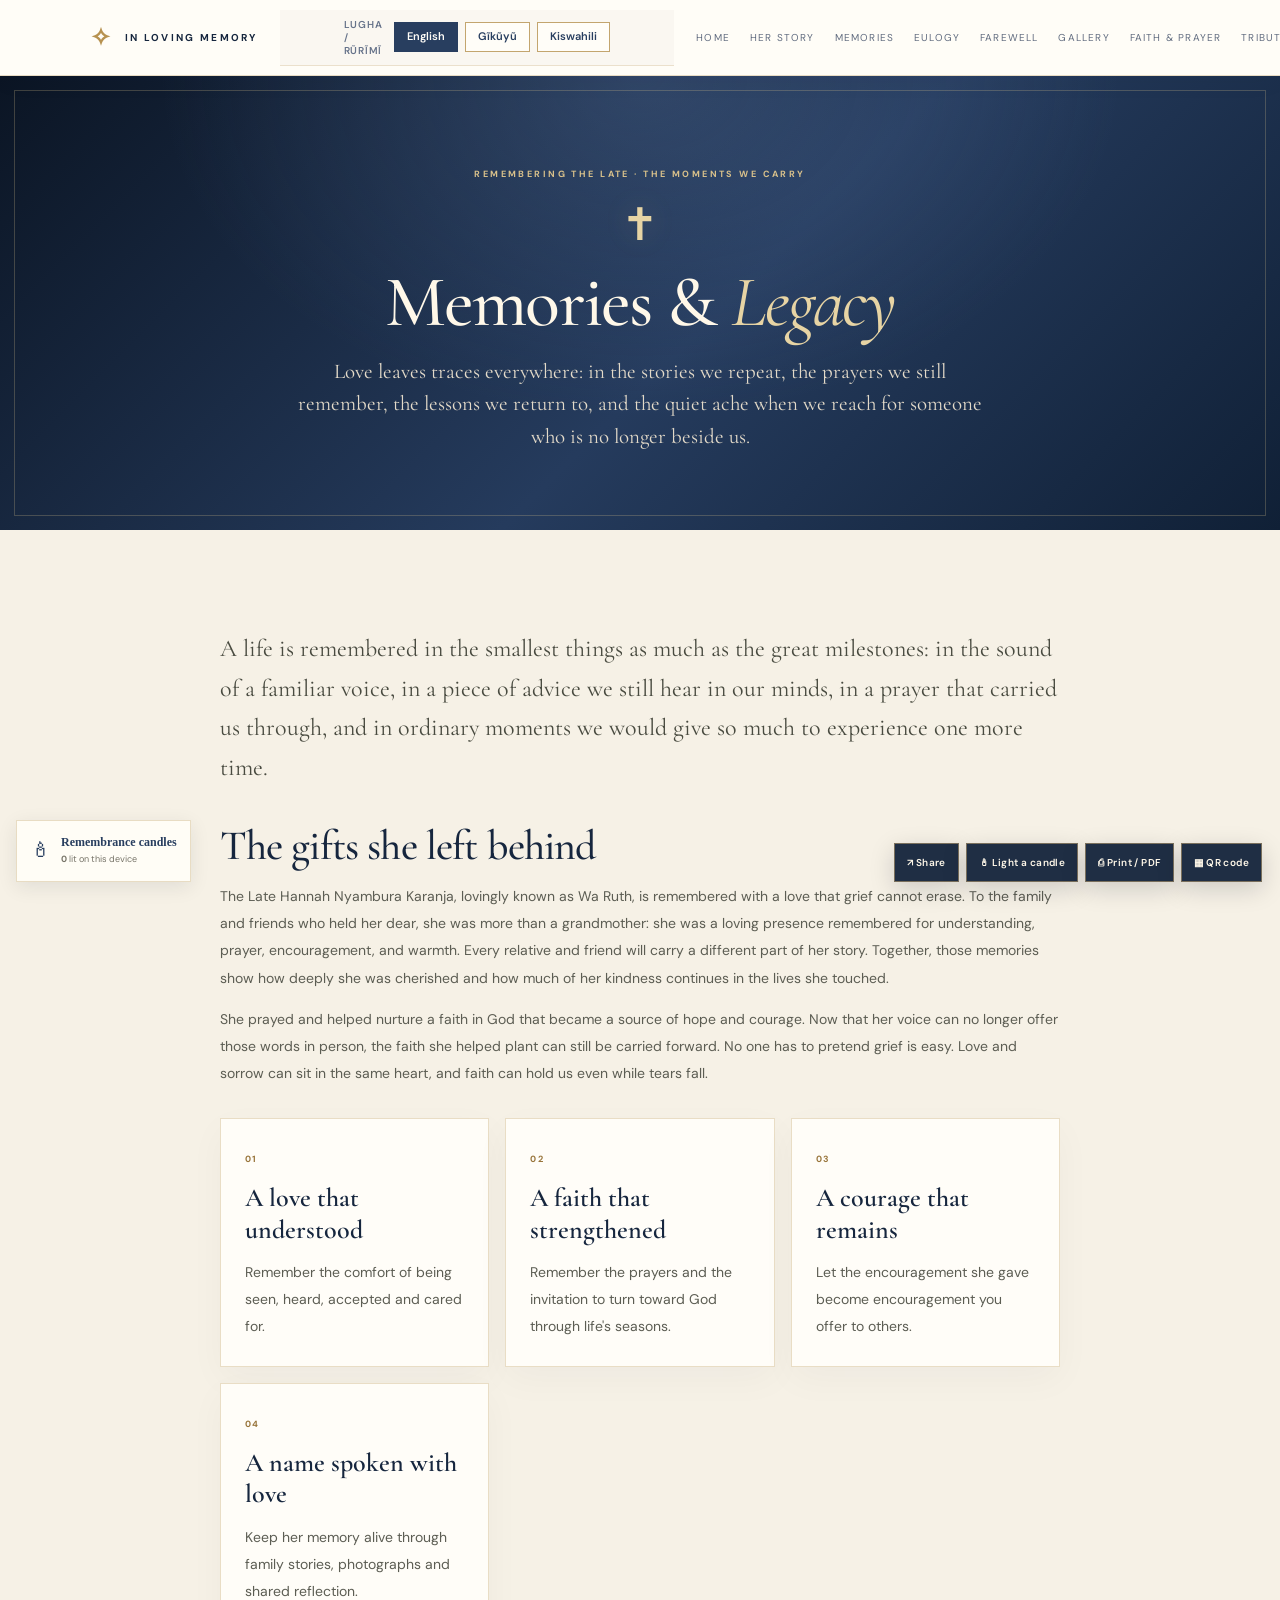
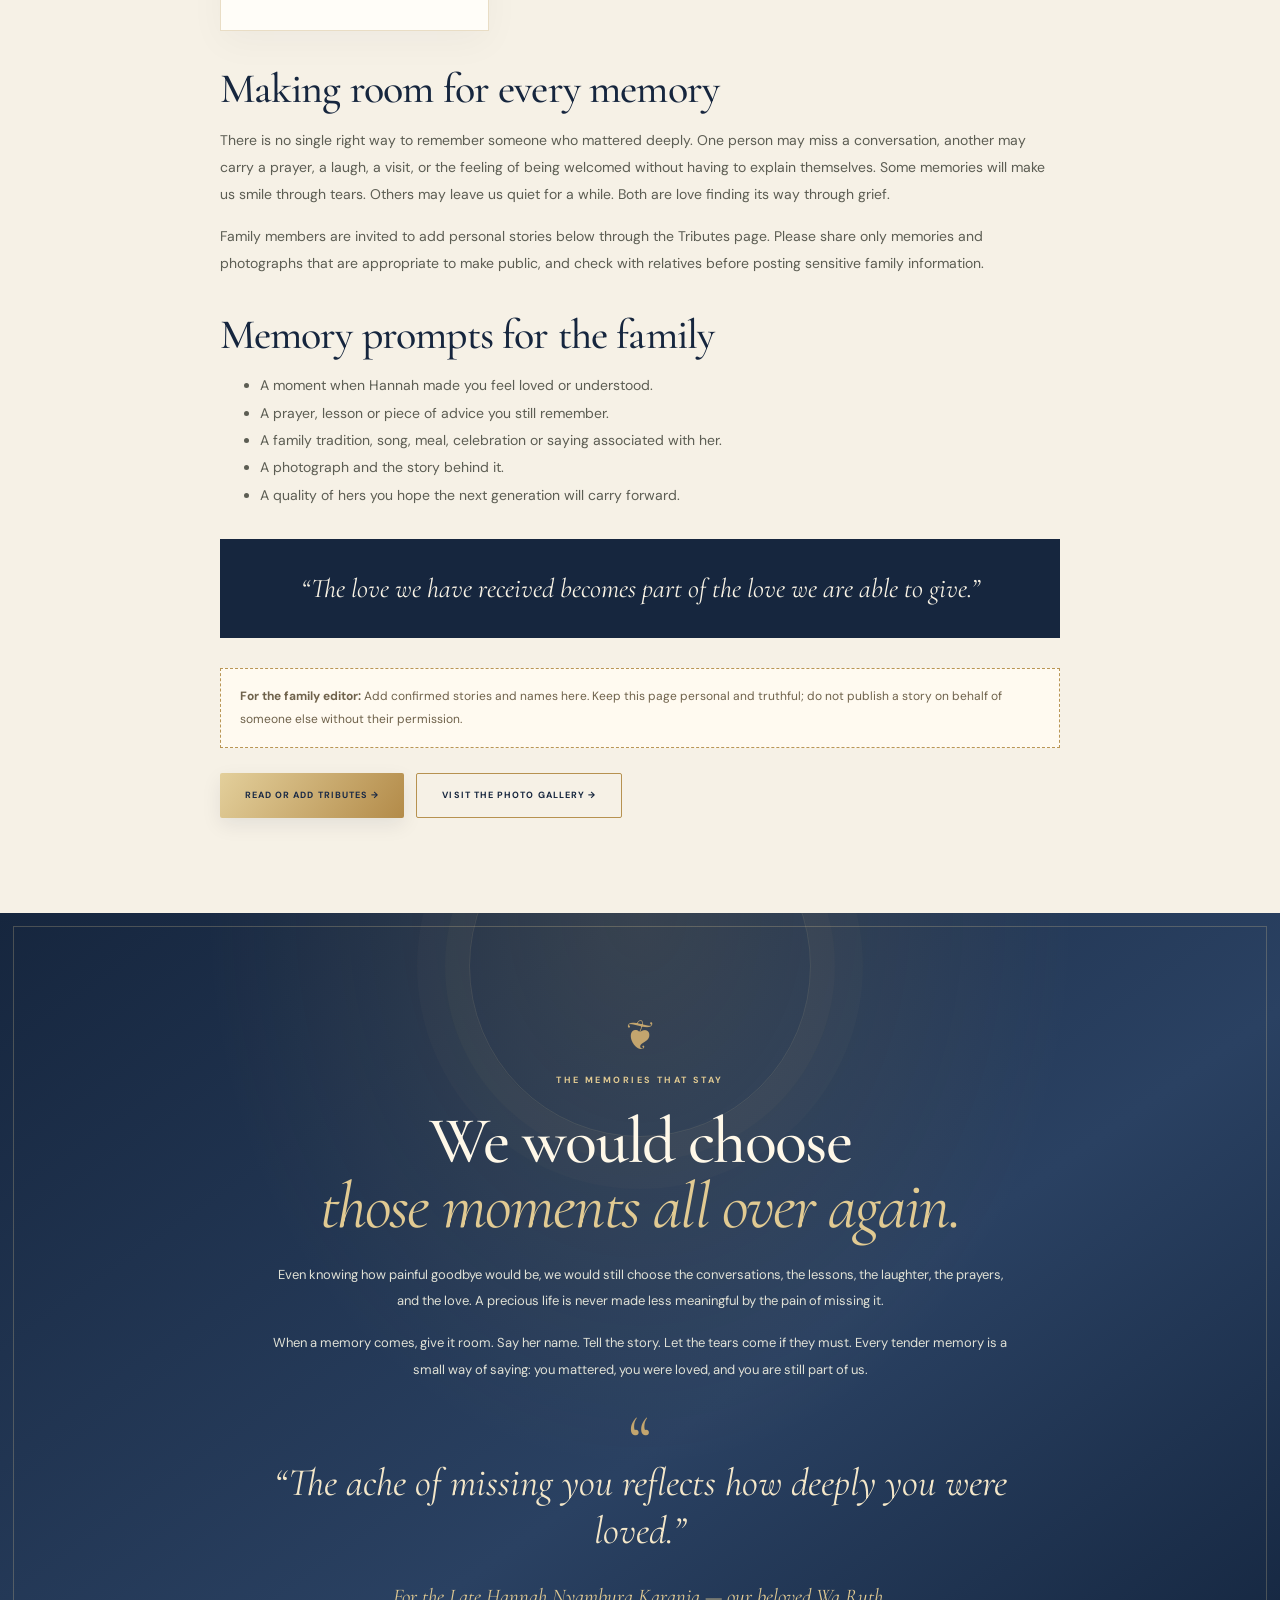
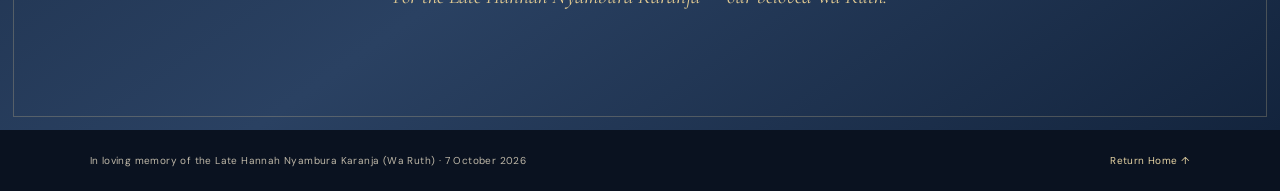
<file: public/memories.html>
<!doctype html>
<html lang="en">
<head>
<meta charset="utf-8">
<meta name="viewport" content="width=device-width,initial-scale=1">
<meta name="theme-color" content="#16263e">
<meta name="description" content="Memories, reflections and the enduring legacy of the Late Hannah Nyambura Karanja (Wa Ruth).">
<title>Memories &amp; Legacy | The Late Hannah Nyambura Karanja (Wa Ruth)</title>
<link rel="stylesheet" href="theme.css">
<link rel="stylesheet" href="memorial-tools.css">
<link rel="stylesheet" href="language-switch.css">
</head>
<body>
<a class="skip-link" href="#main-content">Skip to content</a>
<header class="topbar"><a class="brand" href="index.html" aria-label="Memorial home"><span class="brand-mark">✧</span><span>IN LOVING MEMORY</span></a>
<nav aria-label="Main navigation"><a href="index.html">Home</a><a href="story.html">Her Story</a><a href="memories.html">Memories</a><a href="eulogy.html">Eulogy</a><a href="service.html">Farewell</a><a href="gallery.html">Gallery</a><a href="prayers.html">Faith &amp; Prayer</a><a href="tributes.html">Tributes</a><a href="family.html">Family</a></nav></header>
<section class="page-hero"><p class="eyebrow">REMEMBERING THE LATE · THE MOMENTS WE CARRY</p><div class="cross">✝</div><h1>Memories &amp; <em>Legacy</em></h1><p>Love leaves traces everywhere: in the stories we repeat, the prayers we still remember, the lessons we return to, and the quiet ache when we reach for someone who is no longer beside us.</p></section>
<main id="main-content" class="page-content"><p class="lead">A life is remembered in the smallest things as much as the great milestones: in the sound of a familiar voice, in a piece of advice we still hear in our minds, in a prayer that carried us through, and in ordinary moments we would give so much to experience one more time.</p>
<h2>The gifts she left behind</h2><p>The Late Hannah Nyambura Karanja, lovingly known as Wa Ruth, is remembered with a love that grief cannot erase. To the family and friends who held her dear, she was more than a grandmother: she was a loving presence remembered for understanding, prayer, encouragement, and warmth. Every relative and friend will carry a different part of her story. Together, those memories show how deeply she was cherished and how much of her kindness continues in the lives she touched.</p><p>She prayed and helped nurture a faith in God that became a source of hope and courage. Now that her voice can no longer offer those words in person, the faith she helped plant can still be carried forward. No one has to pretend grief is easy. Love and sorrow can sit in the same heart, and faith can hold us even while tears fall.</p>
<div class="memory-card-grid"><article class="memory-card"><span class="card-number">01</span><h3>A love that understood</h3><p>Remember the comfort of being seen, heard, accepted and cared for.</p></article><article class="memory-card"><span class="card-number">02</span><h3>A faith that strengthened</h3><p>Remember the prayers and the invitation to turn toward God through life's seasons.</p></article><article class="memory-card"><span class="card-number">03</span><h3>A courage that remains</h3><p>Let the encouragement she gave become encouragement you offer to others.</p></article><article class="memory-card"><span class="card-number">04</span><h3>A name spoken with love</h3><p>Keep her memory alive through family stories, photographs and shared reflection.</p></article></div>
<h2>Making room for every memory</h2><p>There is no single right way to remember someone who mattered deeply. One person may miss a conversation, another may carry a prayer, a laugh, a visit, or the feeling of being welcomed without having to explain themselves. Some memories will make us smile through tears. Others may leave us quiet for a while. Both are love finding its way through grief.</p><p>Family members are invited to add personal stories below through the Tributes page. Please share only memories and photographs that are appropriate to make public, and check with relatives before posting sensitive family information.</p>
<h2>Memory prompts for the family</h2><ul><li>A moment when Hannah made you feel loved or understood.</li><li>A prayer, lesson or piece of advice you still remember.</li><li>A family tradition, song, meal, celebration or saying associated with her.</li><li>A photograph and the story behind it.</li><li>A quality of hers you hope the next generation will carry forward.</li></ul>
<blockquote class="memorial-quote">“The love we have received becomes part of the love we are able to give.”</blockquote><div class="edit-note"><strong>For the family editor:</strong> Add confirmed stories and names here. Keep this page personal and truthful; do not publish a story on behalf of someone else without their permission.</div>
<div class="page-cta"><a class="button primary" href="tributes.html">Read or Add Tributes →</a><a class="button outline" href="gallery.html">Visit the Photo Gallery →</a></div></main>
<section class="heartfelt-closing"><span class="heartfelt-flourish" aria-hidden="true">❦</span><p class="eyebrow">THE MEMORIES THAT STAY</p><h2>We would choose<br><em>those moments all over again.</em></h2><p>Even knowing how painful goodbye would be, we would still choose the conversations, the lessons, the laughter, the prayers, and the love. A precious life is never made less meaningful by the pain of missing it.</p><p>When a memory comes, give it room. Say her name. Tell the story. Let the tears come if they must. Every tender memory is a small way of saying: you mattered, you were loved, and you are still part of us.</p><blockquote>“The ache of missing you reflects how deeply you were loved.”</blockquote><p class="heartfelt-signoff">For the Late Hannah Nyambura Karanja — our beloved Wa Ruth.</p></section>
<footer><span>In loving memory of the Late Hannah Nyambura Karanja (Wa Ruth) · 7 October 2026</span><a href="index.html">Return Home ↑</a></footer>
<script src="memorial-tools.js" defer></script>
<script src="language-switch.js" defer></script>
</body></html>
</file>
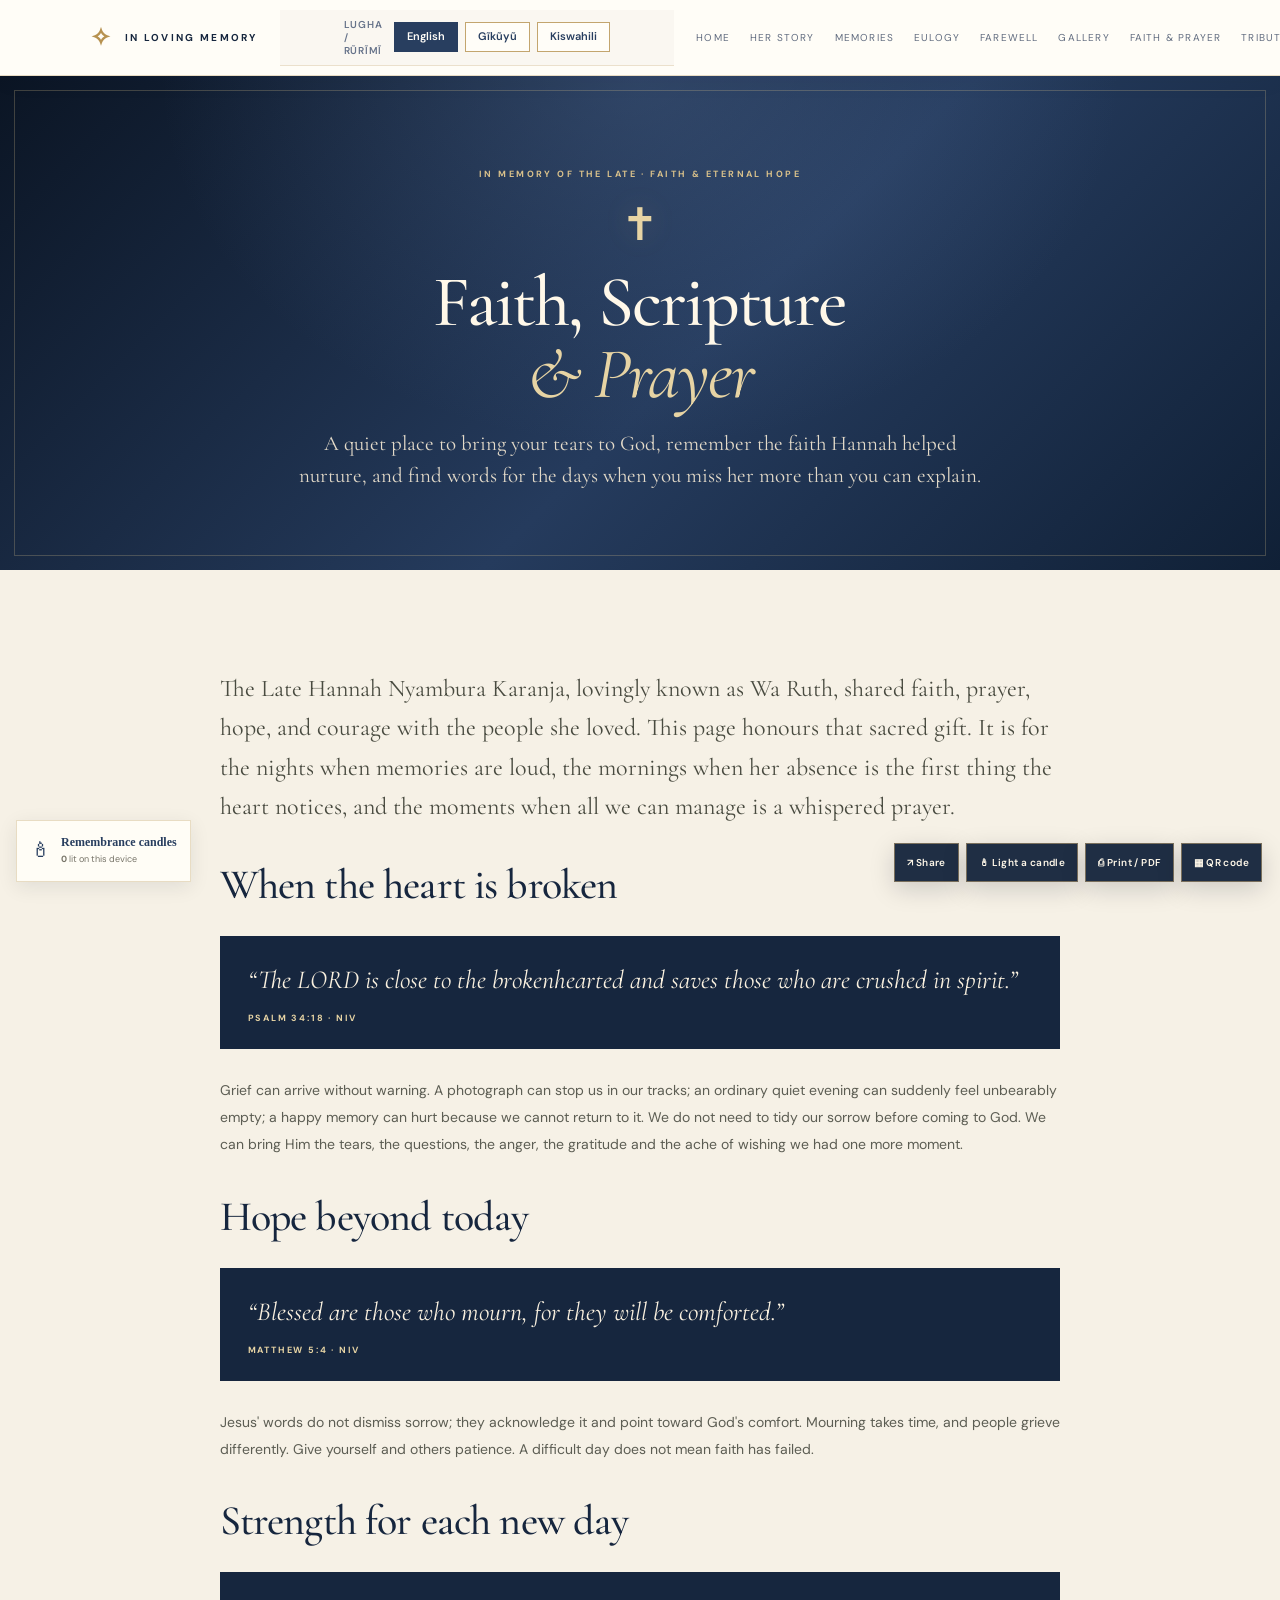
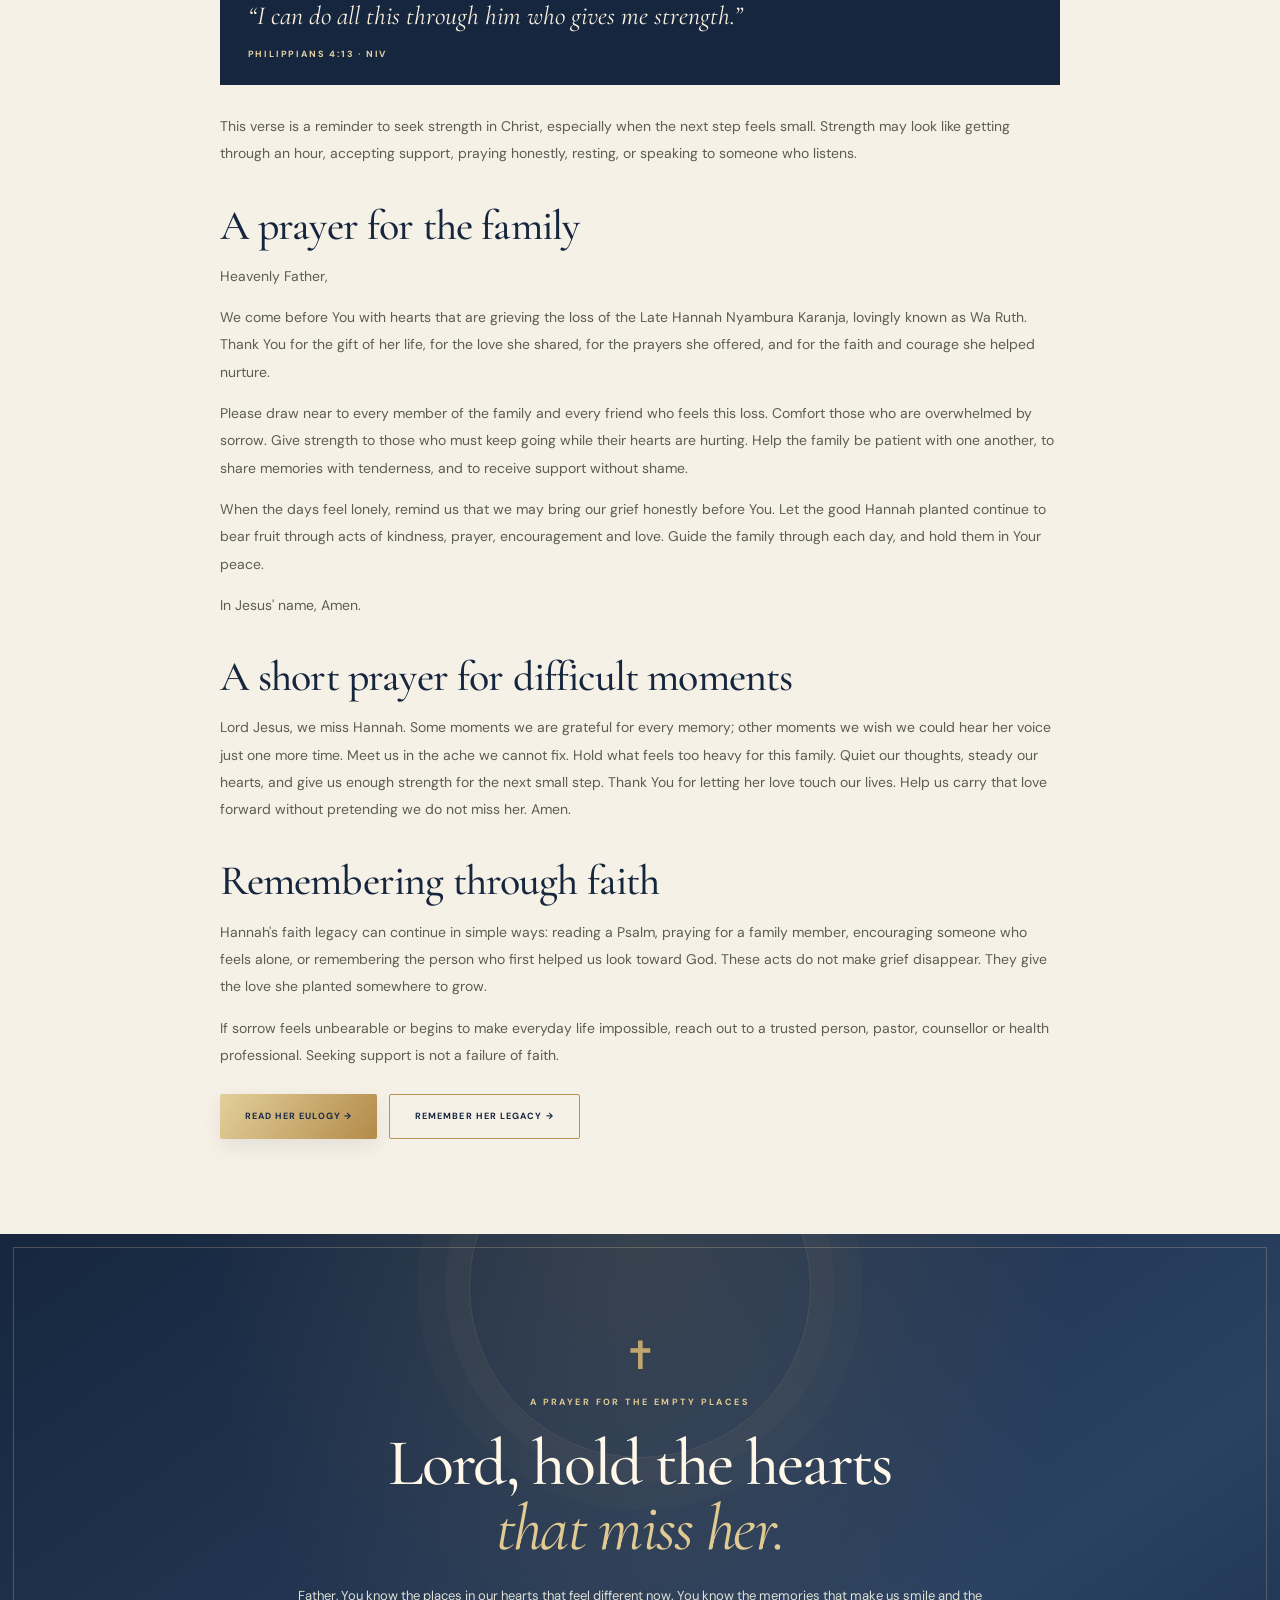
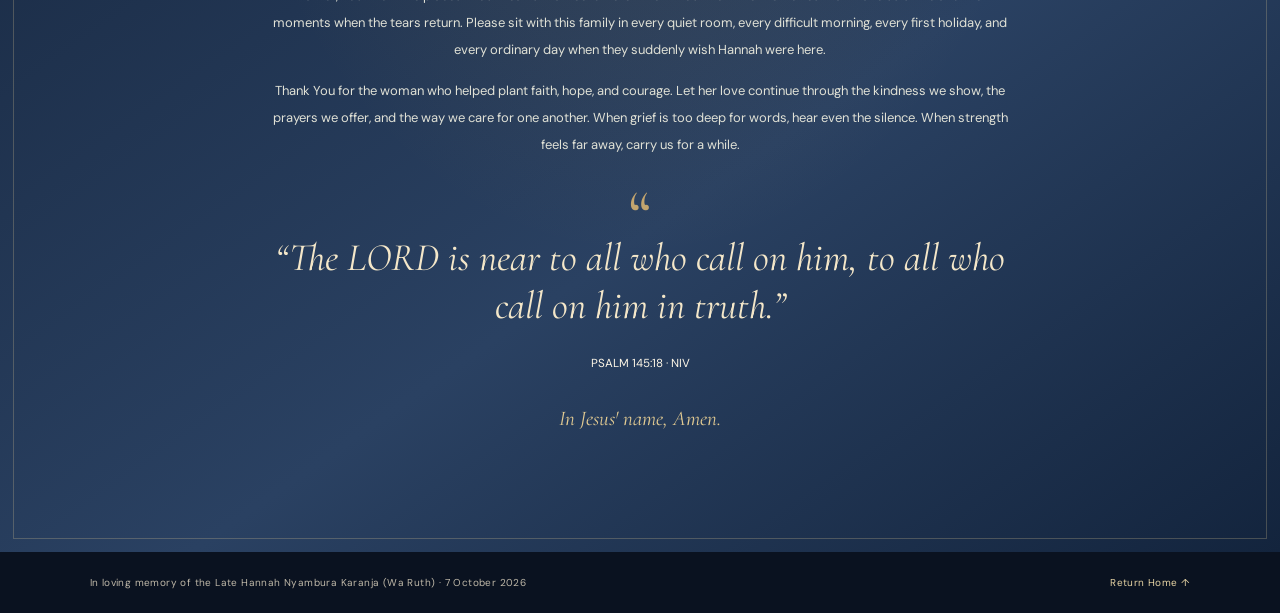
<file: public/prayers.html>
<!doctype html>
<html lang="en">
<head>
<meta charset="utf-8">
<meta name="viewport" content="width=device-width,initial-scale=1">
<meta name="theme-color" content="#16263e">
<meta name="description" content="Scripture, Christian comfort and prayers in memory of the Late Hannah Nyambura Karanja (Wa Ruth).">
<title>Faith, Scripture &amp; Prayer | The Late Hannah Nyambura Karanja (Wa Ruth)</title>
<link rel="stylesheet" href="theme.css">
<link rel="stylesheet" href="memorial-tools.css">
<link rel="stylesheet" href="language-switch.css">
</head>
<body>
<a class="skip-link" href="#main-content">Skip to content</a>
<header class="topbar"><a class="brand" href="index.html" aria-label="Memorial home"><span class="brand-mark">✧</span><span>IN LOVING MEMORY</span></a>
<nav aria-label="Main navigation"><a href="index.html">Home</a><a href="story.html">Her Story</a><a href="memories.html">Memories</a><a href="eulogy.html">Eulogy</a><a href="service.html">Farewell</a><a href="gallery.html">Gallery</a><a href="prayers.html">Faith &amp; Prayer</a><a href="tributes.html">Tributes</a><a href="family.html">Family</a></nav></header>
<section class="page-hero"><p class="eyebrow">IN MEMORY OF THE LATE · FAITH &amp; ETERNAL HOPE</p><div class="cross">✝</div><h1>Faith, Scripture<br><em>&amp; Prayer</em></h1><p>A quiet place to bring your tears to God, remember the faith Hannah helped nurture, and find words for the days when you miss her more than you can explain.</p></section>
<main id="main-content" class="page-content"><p class="lead">The Late Hannah Nyambura Karanja, lovingly known as Wa Ruth, shared faith, prayer, hope, and courage with the people she loved. This page honours that sacred gift. It is for the nights when memories are loud, the mornings when her absence is the first thing the heart notices, and the moments when all we can manage is a whispered prayer.</p>
<h2>When the heart is broken</h2><div class="scripture">“The LORD is close to the brokenhearted and saves those who are crushed in spirit.”<small>PSALM 34:18 · NIV</small></div><p>Grief can arrive without warning. A photograph can stop us in our tracks; an ordinary quiet evening can suddenly feel unbearably empty; a happy memory can hurt because we cannot return to it. We do not need to tidy our sorrow before coming to God. We can bring Him the tears, the questions, the anger, the gratitude and the ache of wishing we had one more moment.</p>
<h2>Hope beyond today</h2><div class="scripture">“Blessed are those who mourn, for they will be comforted.”<small>MATTHEW 5:4 · NIV</small></div><p>Jesus' words do not dismiss sorrow; they acknowledge it and point toward God's comfort. Mourning takes time, and people grieve differently. Give yourself and others patience. A difficult day does not mean faith has failed.</p>
<h2>Strength for each new day</h2><div class="scripture">“I can do all this through him who gives me strength.”<small>PHILIPPIANS 4:13 · NIV</small></div><p>This verse is a reminder to seek strength in Christ, especially when the next step feels small. Strength may look like getting through an hour, accepting support, praying honestly, resting, or speaking to someone who listens.</p>
<h2>A prayer for the family</h2><div class="prayer-card"><p>Heavenly Father,</p><p>We come before You with hearts that are grieving the loss of the Late Hannah Nyambura Karanja, lovingly known as Wa Ruth. Thank You for the gift of her life, for the love she shared, for the prayers she offered, and for the faith and courage she helped nurture.</p><p>Please draw near to every member of the family and every friend who feels this loss. Comfort those who are overwhelmed by sorrow. Give strength to those who must keep going while their hearts are hurting. Help the family be patient with one another, to share memories with tenderness, and to receive support without shame.</p><p>When the days feel lonely, remind us that we may bring our grief honestly before You. Let the good Hannah planted continue to bear fruit through acts of kindness, prayer, encouragement and love. Guide the family through each day, and hold them in Your peace.</p><p>In Jesus' name, Amen.</p></div>
<h2>A short prayer for difficult moments</h2><div class="prayer-card"><p>Lord Jesus, we miss Hannah. Some moments we are grateful for every memory; other moments we wish we could hear her voice just one more time. Meet us in the ache we cannot fix. Hold what feels too heavy for this family. Quiet our thoughts, steady our hearts, and give us enough strength for the next small step. Thank You for letting her love touch our lives. Help us carry that love forward without pretending we do not miss her. Amen.</p></div>
<h2>Remembering through faith</h2><p>Hannah's faith legacy can continue in simple ways: reading a Psalm, praying for a family member, encouraging someone who feels alone, or remembering the person who first helped us look toward God. These acts do not make grief disappear. They give the love she planted somewhere to grow.</p><p>If sorrow feels unbearable or begins to make everyday life impossible, reach out to a trusted person, pastor, counsellor or health professional. Seeking support is not a failure of faith.</p>
<div class="page-cta"><a class="button primary" href="eulogy.html">Read Her Eulogy →</a><a class="button outline" href="memories.html">Remember Her Legacy →</a></div></main>
<section class="heartfelt-closing"><span class="heartfelt-flourish" aria-hidden="true">✝</span><p class="eyebrow">A PRAYER FOR THE EMPTY PLACES</p><h2>Lord, hold the hearts<br><em>that miss her.</em></h2><p>Father, You know the places in our hearts that feel different now. You know the memories that make us smile and the moments when the tears return. Please sit with this family in every quiet room, every difficult morning, every first holiday, and every ordinary day when they suddenly wish Hannah were here.</p><p>Thank You for the woman who helped plant faith, hope, and courage. Let her love continue through the kindness we show, the prayers we offer, and the way we care for one another. When grief is too deep for words, hear even the silence. When strength feels far away, carry us for a while.</p><blockquote>“The LORD is near to all who call on him, to all who call on him in truth.”</blockquote><small>PSALM 145:18 · NIV</small><p class="heartfelt-signoff">In Jesus' name, Amen.</p></section>
<footer><span>In loving memory of the Late Hannah Nyambura Karanja (Wa Ruth) · 7 October 2026</span><a href="index.html">Return Home ↑</a></footer>
<script src="memorial-tools.js" defer></script>
<script src="language-switch.js" defer></script>
</body></html>
</file>
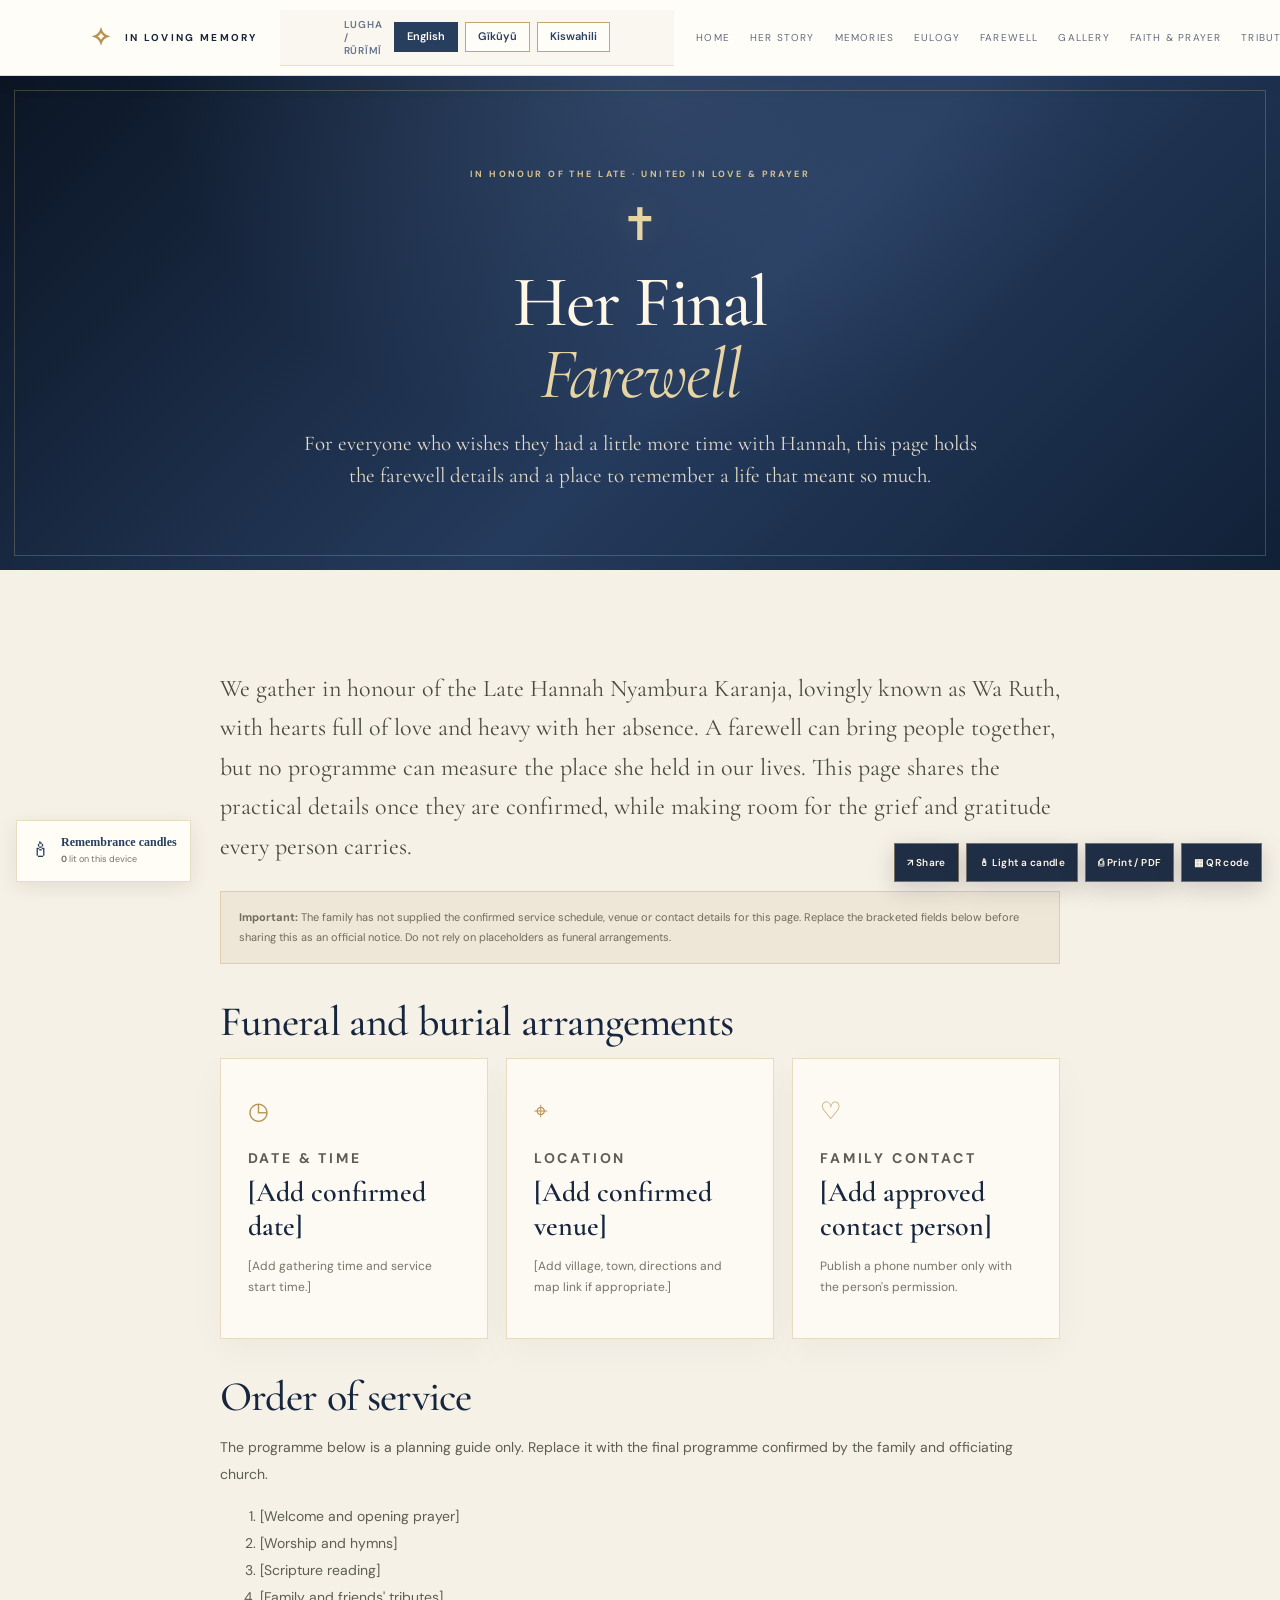
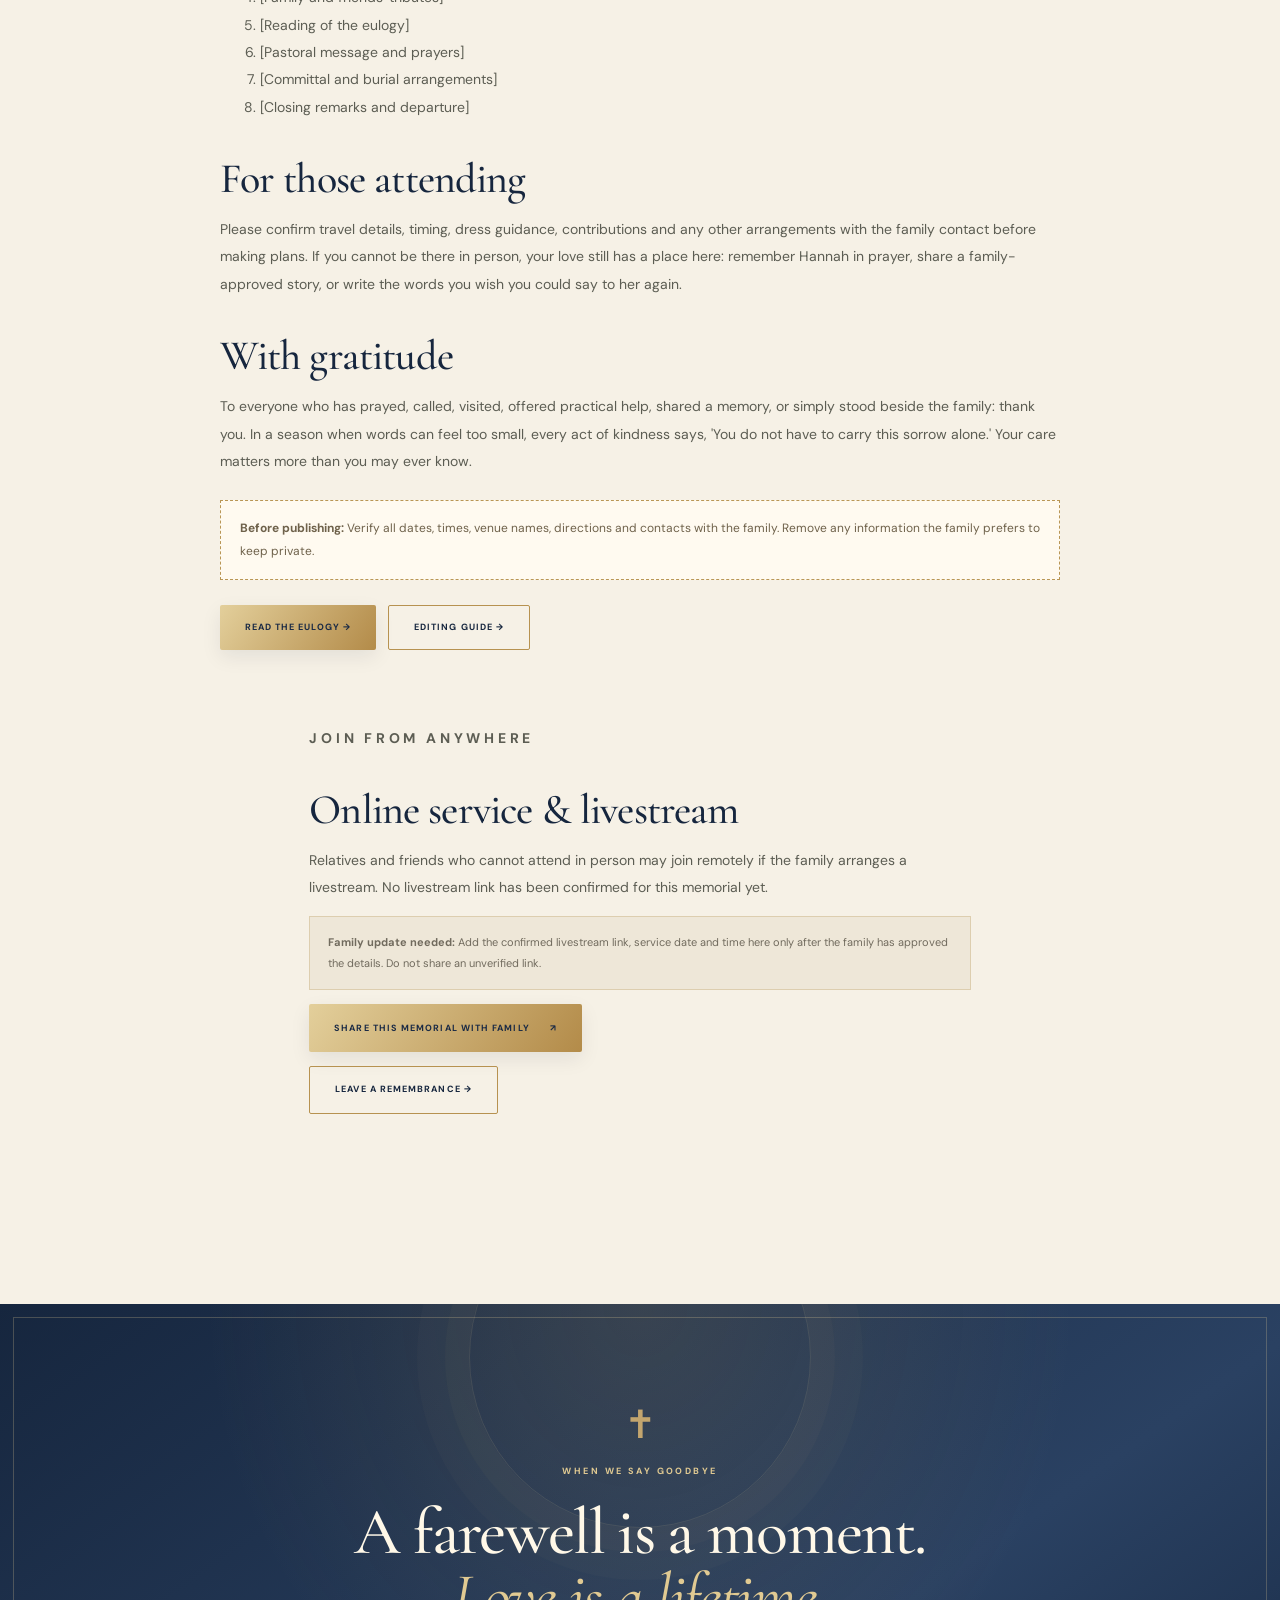
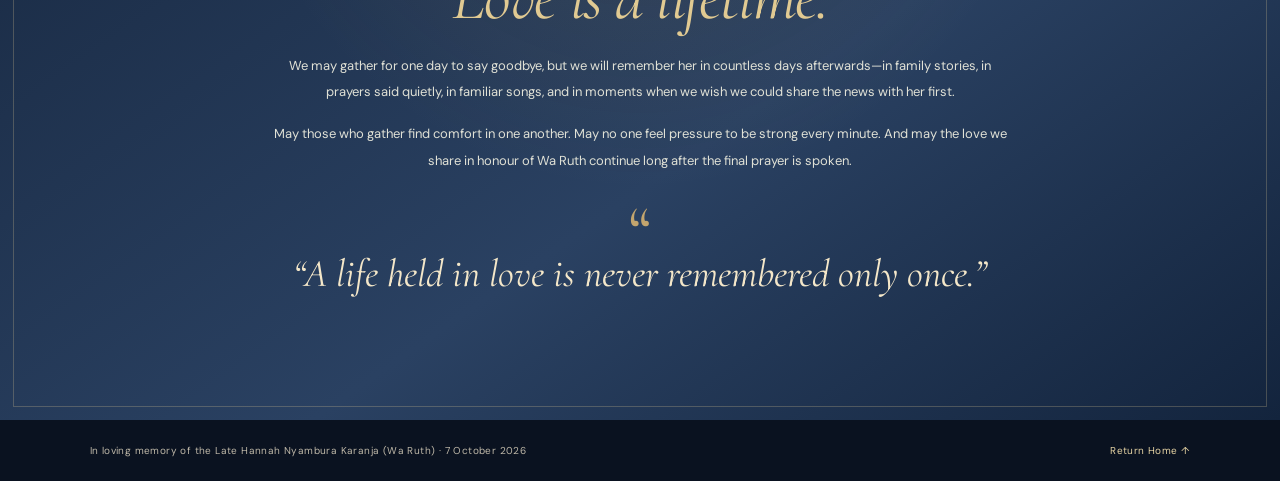
<file: public/service.html>
<!doctype html>
<html lang="en">
<head>
<meta charset="utf-8">
<meta name="viewport" content="width=device-width,initial-scale=1">
<meta name="theme-color" content="#16263e">
<meta name="description" content="Farewell information and loving remembrance of the Late Hannah Nyambura Karanja (Wa Ruth).">
<title>Farewell Details | The Late Hannah Nyambura Karanja (Wa Ruth)</title>
<link rel="stylesheet" href="theme.css">
<link rel="stylesheet" href="memorial-tools.css">
<link rel="stylesheet" href="language-switch.css">
</head>
<body>
<a class="skip-link" href="#main-content">Skip to content</a>
<header class="topbar"><a class="brand" href="index.html" aria-label="Memorial home"><span class="brand-mark">✧</span><span>IN LOVING MEMORY</span></a>
<nav aria-label="Main navigation"><a href="index.html">Home</a><a href="story.html">Her Story</a><a href="memories.html">Memories</a><a href="eulogy.html">Eulogy</a><a href="service.html">Farewell</a><a href="gallery.html">Gallery</a><a href="prayers.html">Faith &amp; Prayer</a><a href="tributes.html">Tributes</a><a href="family.html">Family</a></nav></header>
<section class="page-hero"><p class="eyebrow">IN HONOUR OF THE LATE · UNITED IN LOVE &amp; PRAYER</p><div class="cross">✝</div><h1>Her Final<br><em>Farewell</em></h1><p>For everyone who wishes they had a little more time with Hannah, this page holds the farewell details and a place to remember a life that meant so much.</p></section>
<main id="main-content" class="page-content"><p class="lead">We gather in honour of the Late Hannah Nyambura Karanja, lovingly known as Wa Ruth, with hearts full of love and heavy with her absence. A farewell can bring people together, but no programme can measure the place she held in our lives. This page shares the practical details once they are confirmed, while making room for the grief and gratitude every person carries.</p>
<div class="site-notice"><strong>Important:</strong> The family has not supplied the confirmed service schedule, venue or contact details for this page. Replace the bracketed fields below before sharing this as an official notice. Do not rely on placeholders as funeral arrangements.</div>
<h2>Funeral and burial arrangements</h2><div class="detail-grid"><article class="detail-card"><span class="detail-icon">◷</span><p class="detail-label">DATE &amp; TIME</p><h3>[Add confirmed date]</h3><p>[Add gathering time and service start time.]</p></article><article class="detail-card"><span class="detail-icon">⌖</span><p class="detail-label">LOCATION</p><h3>[Add confirmed venue]</h3><p>[Add village, town, directions and map link if appropriate.]</p></article><article class="detail-card"><span class="detail-icon">♡</span><p class="detail-label">FAMILY CONTACT</p><h3>[Add approved contact person]</h3><p>Publish a phone number only with the person's permission.</p></article></div>
<h2>Order of service</h2><p>The programme below is a planning guide only. Replace it with the final programme confirmed by the family and officiating church.</p><ol><li>[Welcome and opening prayer]</li><li>[Worship and hymns]</li><li>[Scripture reading]</li><li>[Family and friends' tributes]</li><li>[Reading of the eulogy]</li><li>[Pastoral message and prayers]</li><li>[Committal and burial arrangements]</li><li>[Closing remarks and departure]</li></ol>
<h2>For those attending</h2><p>Please confirm travel details, timing, dress guidance, contributions and any other arrangements with the family contact before making plans. If you cannot be there in person, your love still has a place here: remember Hannah in prayer, share a family-approved story, or write the words you wish you could say to her again.</p>
<h2>With gratitude</h2><p>To everyone who has prayed, called, visited, offered practical help, shared a memory, or simply stood beside the family: thank you. In a season when words can feel too small, every act of kindness says, 'You do not have to carry this sorrow alone.' Your care matters more than you may ever know.</p>
<div class="edit-note"><strong>Before publishing:</strong> Verify all dates, times, venue names, directions and contacts with the family. Remove any information the family prefers to keep private.</div>
<div class="page-cta"><a class="button primary" href="eulogy.html">Read the Eulogy →</a><a class="button outline" href="editing-guide.html">Editing Guide →</a></div>
<section class="page-content memorial-livestream-panel"><p class="eyebrow">JOIN FROM ANYWHERE</p><h2>Online service &amp; livestream</h2><p>Relatives and friends who cannot attend in person may join remotely if the family arranges a livestream. No livestream link has been confirmed for this memorial yet.</p><div class="site-notice"><strong>Family update needed:</strong> Add the confirmed livestream link, service date and time here only after the family has approved the details. Do not share an unverified link.</div><p><button class="button primary" type="button" data-memorial-share>Share this memorial with family <span>↗</span></button></p><a class="button outline" href="tributes.html">Leave a remembrance →</a></section>
</main>
<section class="heartfelt-closing"><span class="heartfelt-flourish" aria-hidden="true">✝</span><p class="eyebrow">WHEN WE SAY GOODBYE</p><h2>A farewell is a moment.<br><em>Love is a lifetime.</em></h2><p>We may gather for one day to say goodbye, but we will remember her in countless days afterwards—in family stories, in prayers said quietly, in familiar songs, and in moments when we wish we could share the news with her first.</p><p>May those who gather find comfort in one another. May no one feel pressure to be strong every minute. And may the love we share in honour of Wa Ruth continue long after the final prayer is spoken.</p><blockquote>“A life held in love is never remembered only once.”</blockquote></section>
<footer><span>In loving memory of the Late Hannah Nyambura Karanja (Wa Ruth) · 7 October 2026</span><a href="index.html">Return Home ↑</a></footer>
<script src="memorial-tools.js" defer></script>
<script src="language-switch.js" defer></script>
</body></html>
</file>
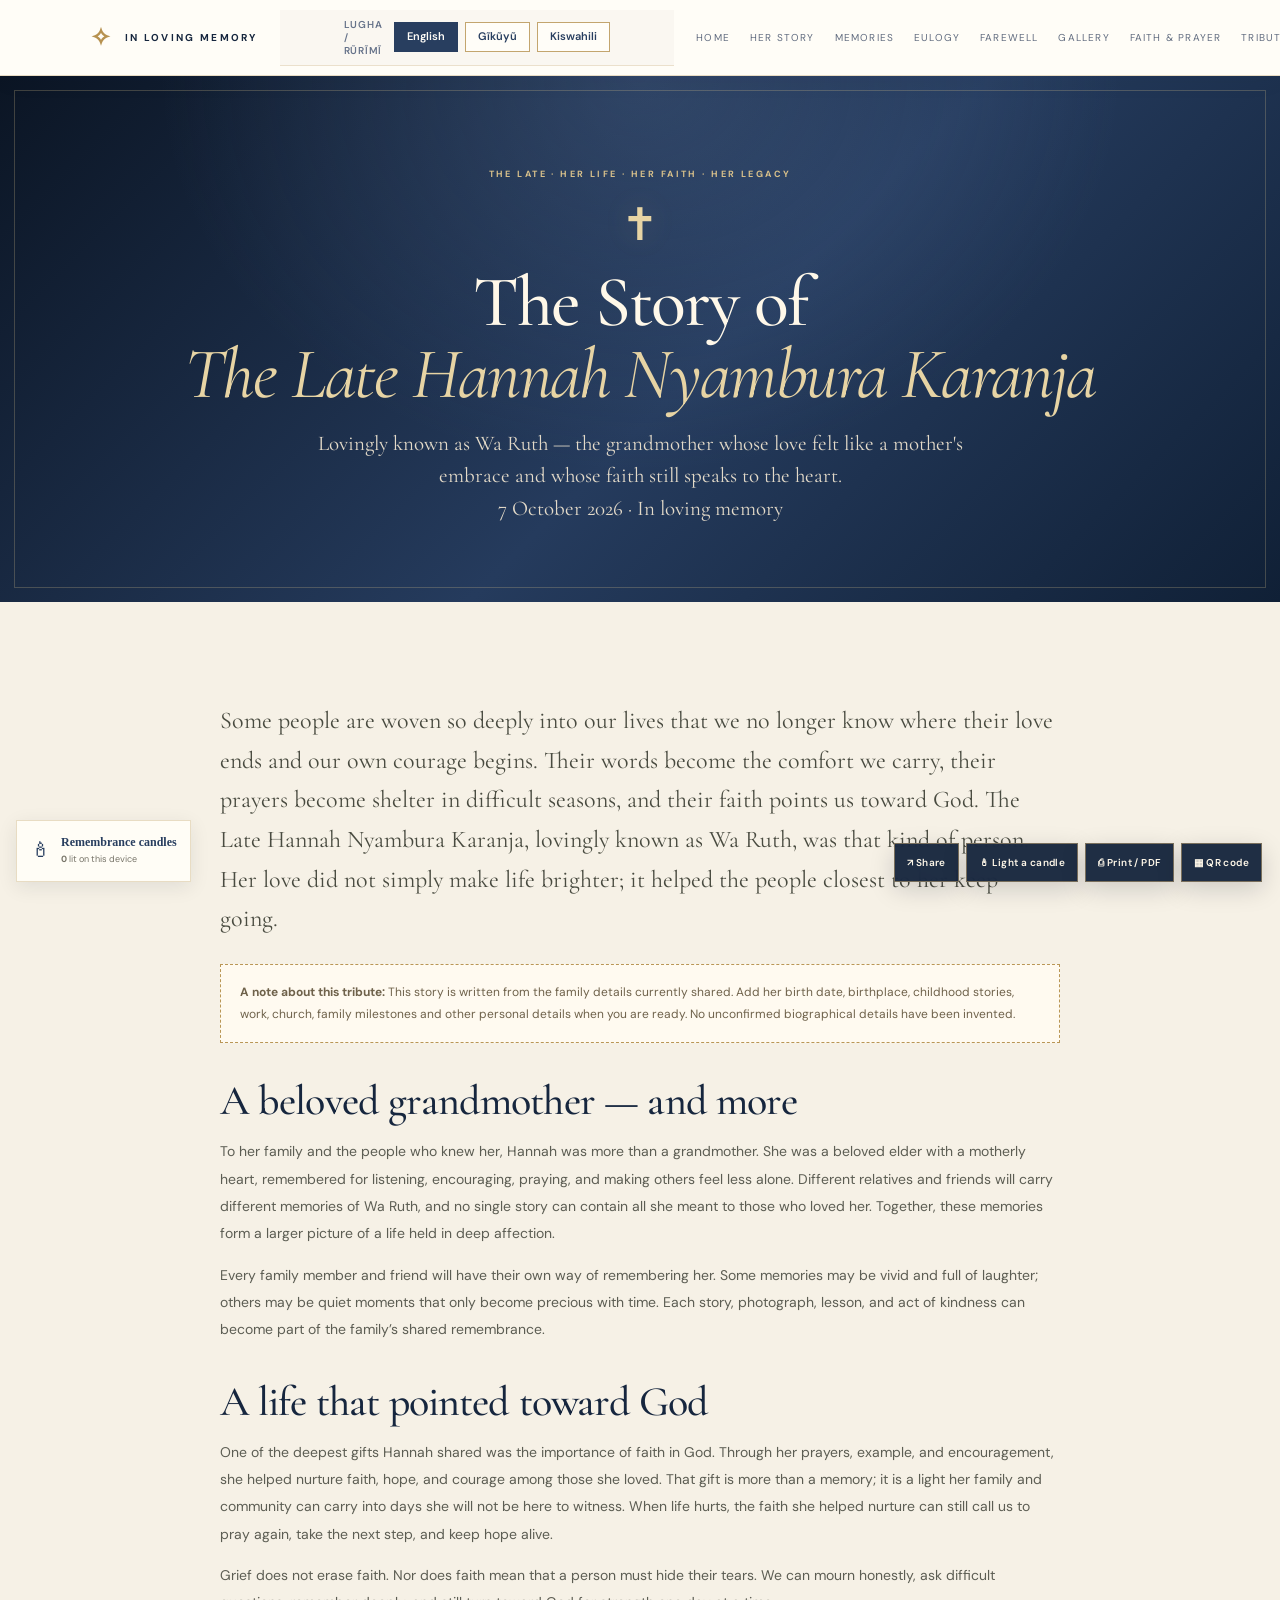
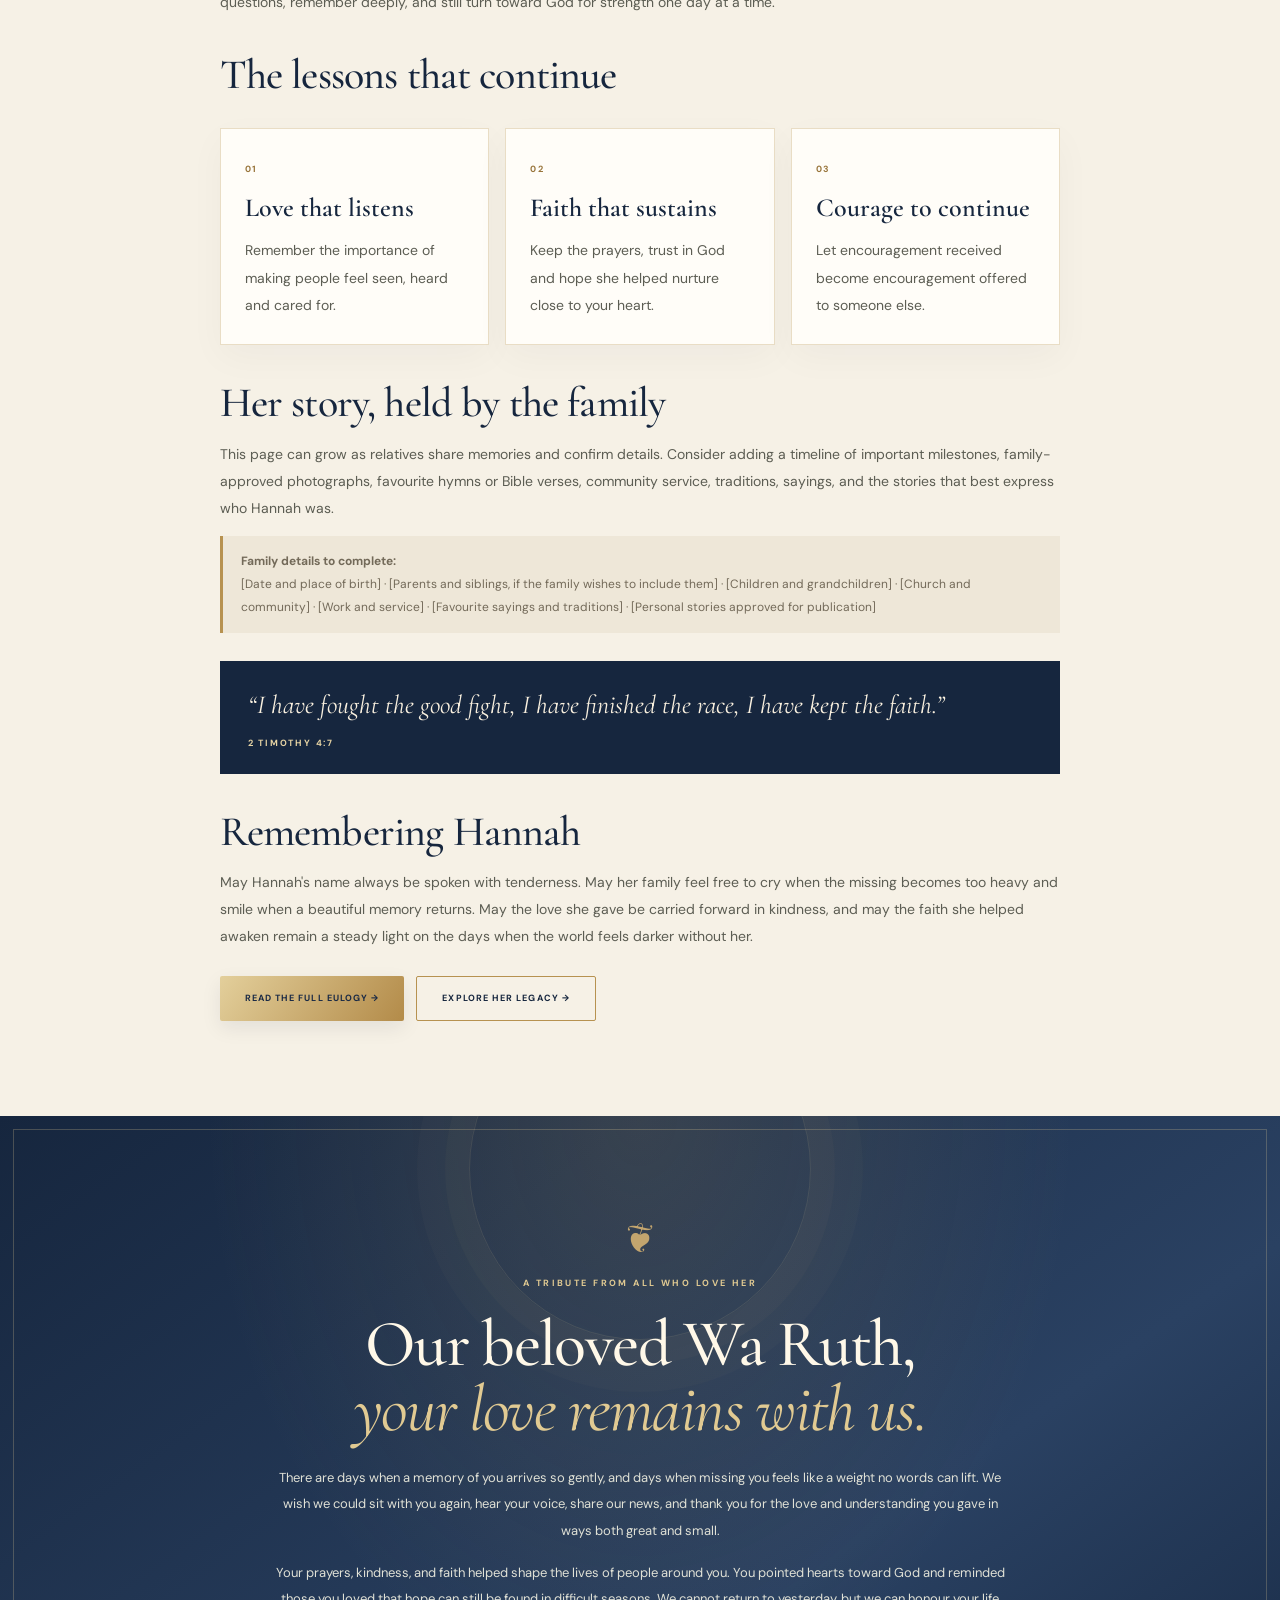
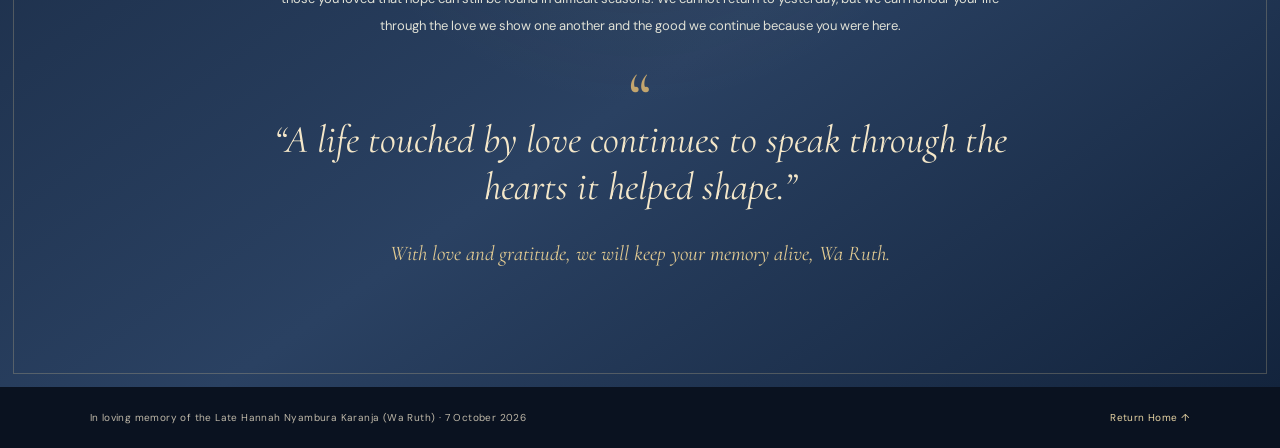
<file: public/story.html>
<!doctype html>
<html lang="en">
<head>
<meta charset="utf-8">
<meta name="viewport" content="width=device-width,initial-scale=1">
<meta name="theme-color" content="#16263e">
<meta name="description" content="The life, faith and legacy of the Late Hannah Nyambura Karanja, lovingly known as Wa Ruth.">
<title>Her Story | The Late Hannah Nyambura Karanja (Wa Ruth)</title>
<link rel="stylesheet" href="theme.css">
<link rel="stylesheet" href="memorial-tools.css">
<link rel="stylesheet" href="language-switch.css">
</head>
<body>
<a class="skip-link" href="#main-content">Skip to content</a>
<header class="topbar"><a class="brand" href="index.html" aria-label="Memorial home"><span class="brand-mark">✧</span><span>IN LOVING MEMORY</span></a>
<nav aria-label="Main navigation"><a href="index.html">Home</a><a href="story.html">Her Story</a><a href="memories.html">Memories</a><a href="eulogy.html">Eulogy</a><a href="service.html">Farewell</a><a href="gallery.html">Gallery</a><a href="prayers.html">Faith &amp; Prayer</a><a href="tributes.html">Tributes</a><a href="family.html">Family</a></nav></header>
<section class="page-hero"><p class="eyebrow">THE LATE · HER LIFE · HER FAITH · HER LEGACY</p><div class="cross">✝</div><h1>The Story of<br><em>The Late Hannah Nyambura Karanja</em></h1><p>Lovingly known as Wa Ruth — the grandmother whose love felt like a mother's embrace and whose faith still speaks to the heart.</p><p class="date-line">7 October 2026 · In loving memory</p></section>
<main id="main-content" class="page-content">
<p class="lead">Some people are woven so deeply into our lives that we no longer know where their love ends and our own courage begins. Their words become the comfort we carry, their prayers become shelter in difficult seasons, and their faith points us toward God. The Late Hannah Nyambura Karanja, lovingly known as Wa Ruth, was that kind of person. Her love did not simply make life brighter; it helped the people closest to her keep going.</p>
<div class="edit-note"><strong>A note about this tribute:</strong> This story is written from the family details currently shared. Add her birth date, birthplace, childhood stories, work, church, family milestones and other personal details when you are ready. No unconfirmed biographical details have been invented.</div>
<h2>A beloved grandmother — and more</h2>
<p>To her family and the people who knew her, Hannah was more than a grandmother. She was a beloved elder with a motherly heart, remembered for listening, encouraging, praying, and making others feel less alone. Different relatives and friends will carry different memories of Wa Ruth, and no single story can contain all she meant to those who loved her. Together, these memories form a larger picture of a life held in deep affection.</p>
<p>Every family member and friend will have their own way of remembering her. Some memories may be vivid and full of laughter; others may be quiet moments that only become precious with time. Each story, photograph, lesson, and act of kindness can become part of the family’s shared remembrance.</p>
<h2>A life that pointed toward God</h2>
<p>One of the deepest gifts Hannah shared was the importance of faith in God. Through her prayers, example, and encouragement, she helped nurture faith, hope, and courage among those she loved. That gift is more than a memory; it is a light her family and community can carry into days she will not be here to witness. When life hurts, the faith she helped nurture can still call us to pray again, take the next step, and keep hope alive.</p>
<p>Grief does not erase faith. Nor does faith mean that a person must hide their tears. We can mourn honestly, ask difficult questions, remember deeply, and still turn toward God for strength one day at a time.</p>
<h2>The lessons that continue</h2>
<div class="memory-card-grid"><article class="memory-card"><span class="card-number">01</span><h3>Love that listens</h3><p>Remember the importance of making people feel seen, heard and cared for.</p></article><article class="memory-card"><span class="card-number">02</span><h3>Faith that sustains</h3><p>Keep the prayers, trust in God and hope she helped nurture close to your heart.</p></article><article class="memory-card"><span class="card-number">03</span><h3>Courage to continue</h3><p>Let encouragement received become encouragement offered to someone else.</p></article></div>
<h2>Her story, held by the family</h2><p>This page can grow as relatives share memories and confirm details. Consider adding a timeline of important milestones, family-approved photographs, favourite hymns or Bible verses, community service, traditions, sayings, and the stories that best express who Hannah was.</p>
<div class="placeholder"><strong>Family details to complete:</strong><br>[Date and place of birth] · [Parents and siblings, if the family wishes to include them] · [Children and grandchildren] · [Church and community] · [Work and service] · [Favourite sayings and traditions] · [Personal stories approved for publication]</div>
<div class="scripture">“I have fought the good fight, I have finished the race, I have kept the faith.”<small>2 TIMOTHY 4:7</small></div>
<h2>Remembering Hannah</h2><p>May Hannah's name always be spoken with tenderness. May her family feel free to cry when the missing becomes too heavy and smile when a beautiful memory returns. May the love she gave be carried forward in kindness, and may the faith she helped awaken remain a steady light on the days when the world feels darker without her.</p>
<div class="page-cta"><a class="button primary" href="eulogy.html">Read the Full Eulogy →</a><a class="button outline" href="memories.html">Explore Her Legacy →</a></div></main>
<section class="heartfelt-closing"><span class="heartfelt-flourish" aria-hidden="true">❦</span><p class="eyebrow">A TRIBUTE FROM ALL WHO LOVE HER</p><h2>Our beloved Wa Ruth,<br><em>your love remains with us.</em></h2><p>There are days when a memory of you arrives so gently, and days when missing you feels like a weight no words can lift. We wish we could sit with you again, hear your voice, share our news, and thank you for the love and understanding you gave in ways both great and small.</p><p>Your prayers, kindness, and faith helped shape the lives of people around you. You pointed hearts toward God and reminded those you loved that hope can still be found in difficult seasons. We cannot return to yesterday, but we can honour your life through the love we show one another and the good we continue because you were here.</p><blockquote>“A life touched by love continues to speak through the hearts it helped shape.”</blockquote><p class="heartfelt-signoff">With love and gratitude, we will keep your memory alive, Wa Ruth.</p></section>
<footer><span>In loving memory of the Late Hannah Nyambura Karanja (Wa Ruth) · 7 October 2026</span><a href="index.html">Return Home ↑</a></footer>
<script src="memorial-tools.js" defer></script>
<script src="language-switch.js" defer></script>
</body></html>
</file>
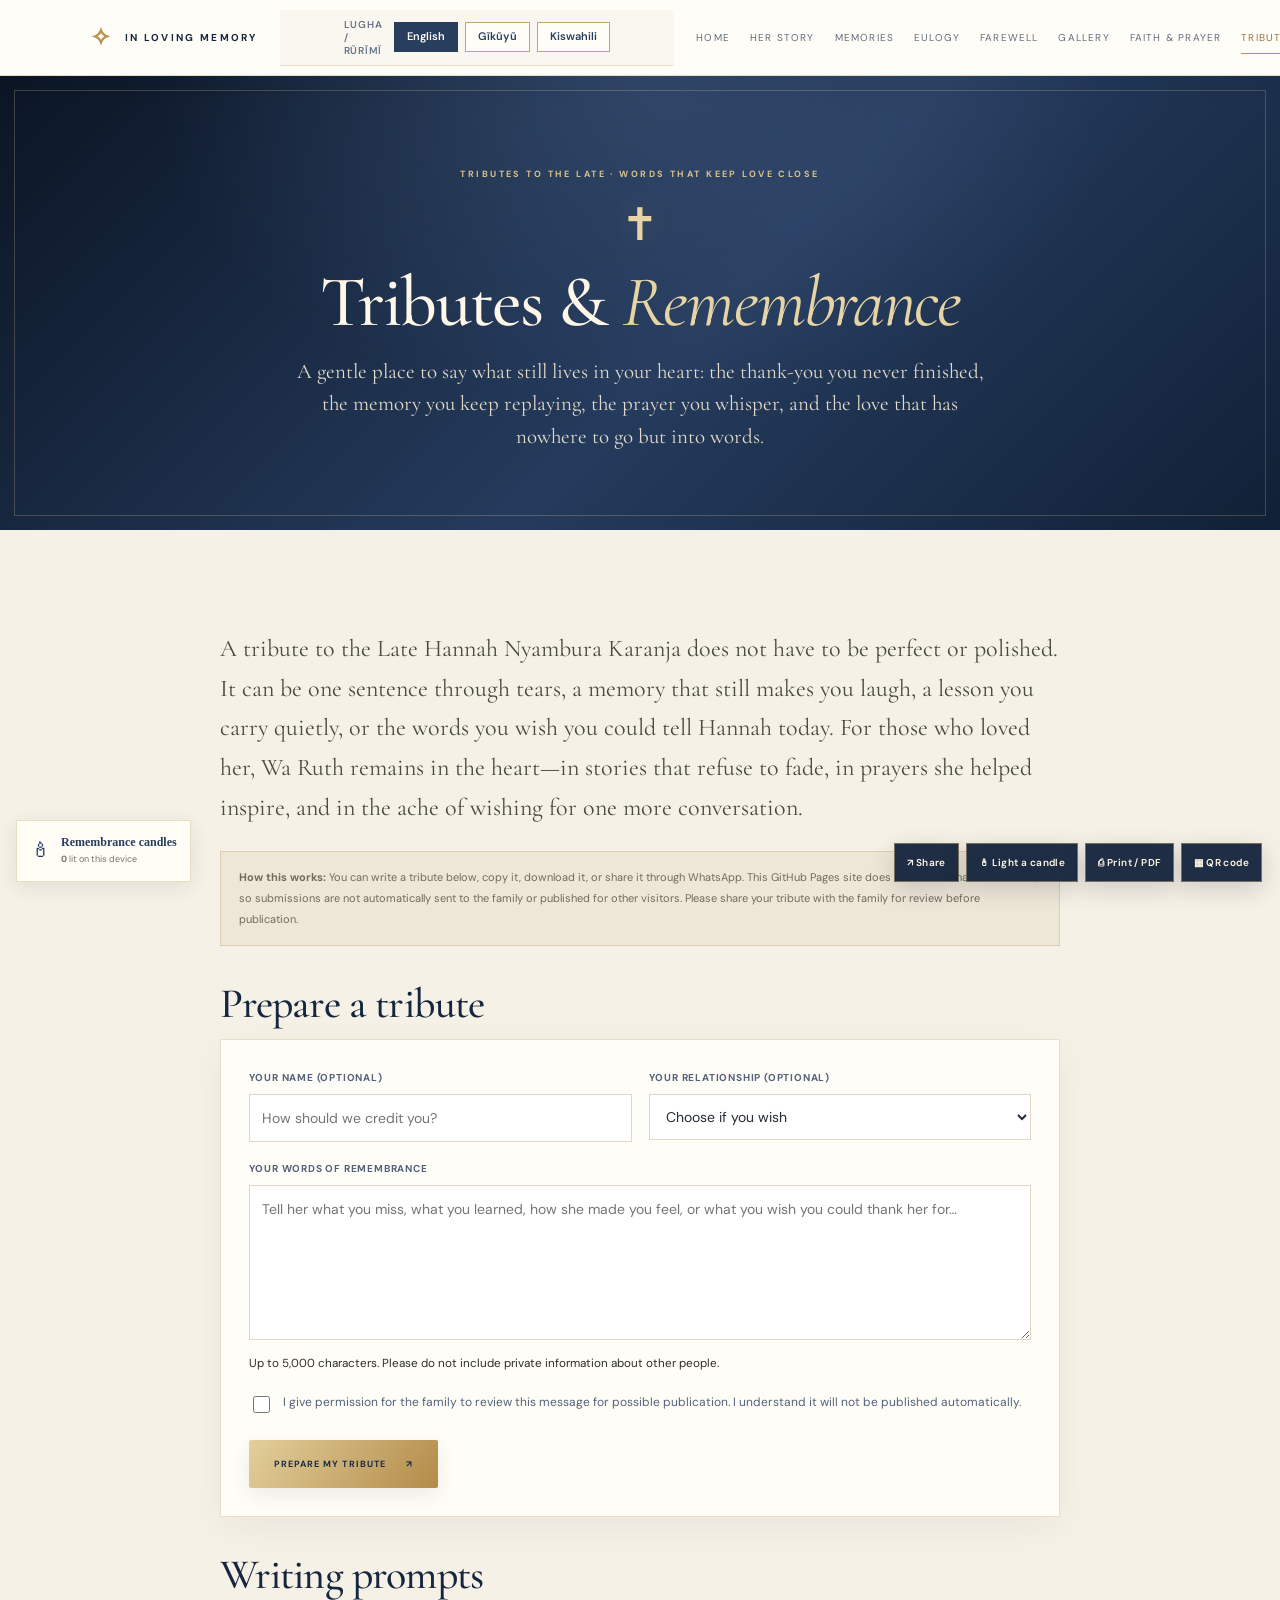
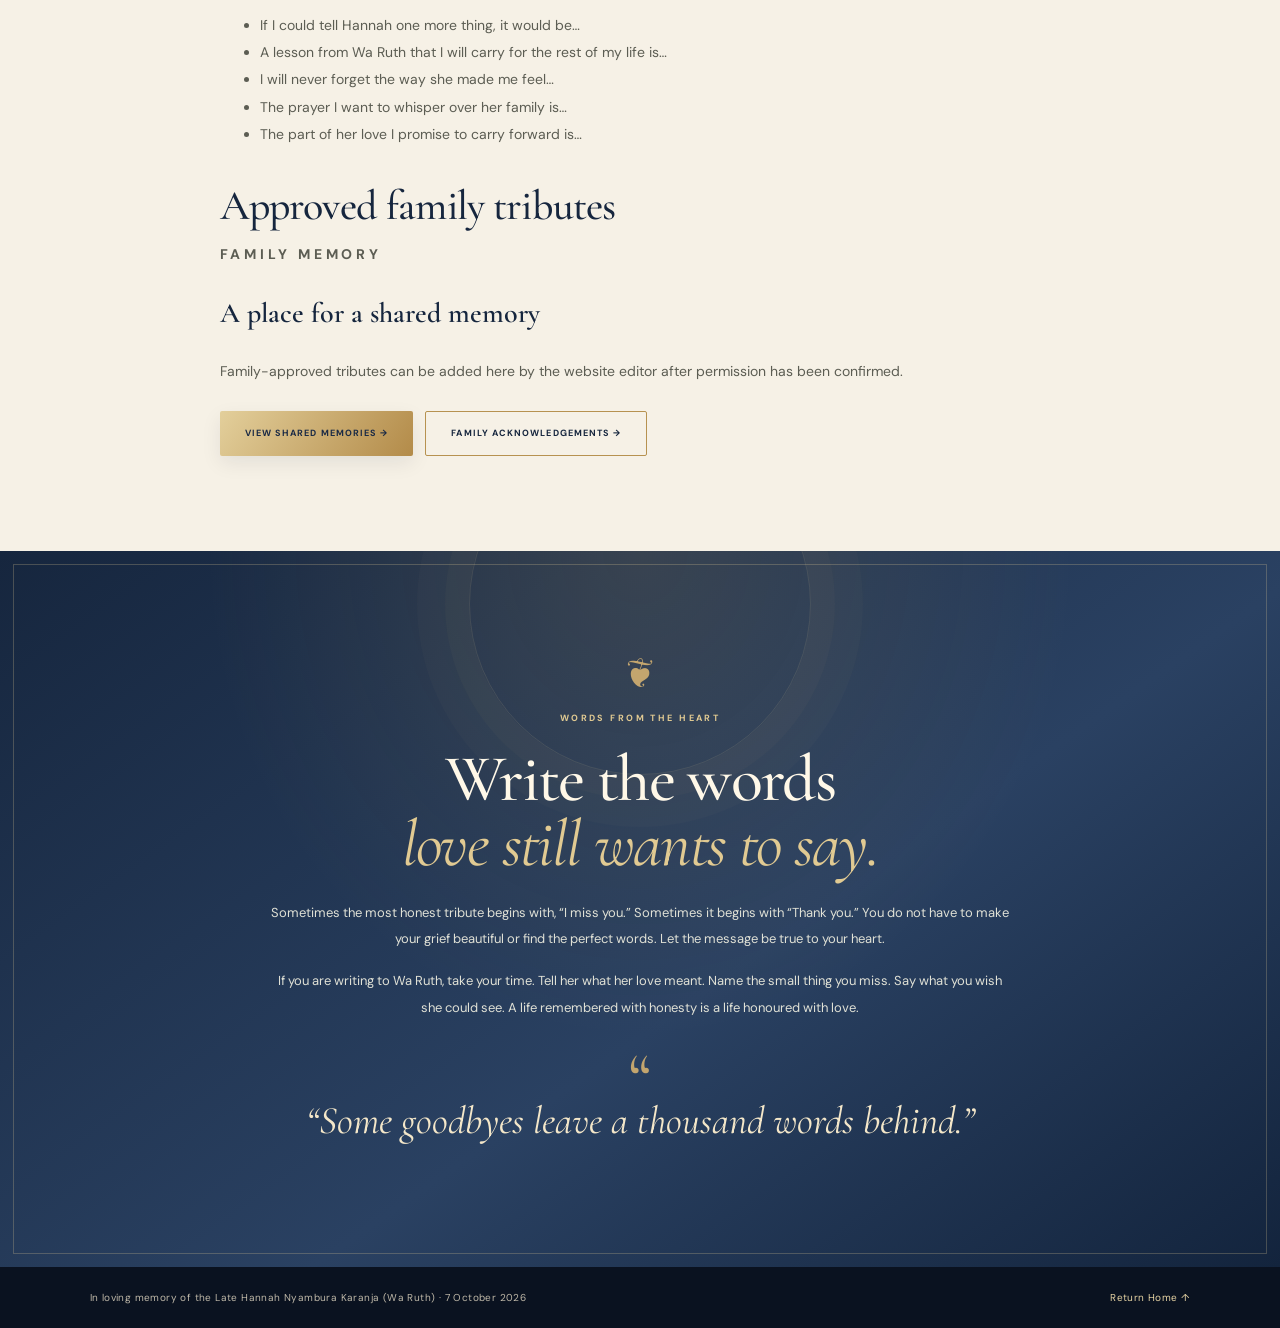
<file: public/tributes.html>
<!doctype html>
<html lang="en">
<head>
<meta charset="utf-8"><meta name="viewport" content="width=device-width,initial-scale=1">
<meta name="theme-color" content="#16263e"><meta name="description" content="Share a remembrance or prepare a tribute in honour of the Late Hannah Nyambura Karanja (Wa Ruth).">
<title>Tributes &amp; Remembrance | The Late Hannah Nyambura Karanja (Wa Ruth)</title>
<link rel="stylesheet" href="theme.css"><link rel="stylesheet" href="memorial-tools.css">
<link rel="stylesheet" href="language-switch.css">
</head>
<body>
<a class="skip-link" href="#main-content">Skip to content</a>
<header class="topbar"><a class="brand" href="index.html" aria-label="Memorial home"><span class="brand-mark">✧</span><span>IN LOVING MEMORY</span></a><button class="mobile-menu-toggle" type="button" aria-expanded="false" aria-controls="primary-navigation" aria-label="Open navigation">☰</button>
<nav id="primary-navigation" aria-label="Main navigation"><a href="index.html">Home</a><a href="story.html">Her Story</a><a href="memories.html">Memories</a><a href="eulogy.html">Eulogy</a><a href="service.html">Farewell</a><a href="gallery.html">Gallery</a><a href="prayers.html">Faith &amp; Prayer</a><a aria-current="page" href="tributes.html">Tributes</a><a href="family.html">Family</a></nav></header>
<section class="page-hero"><p class="eyebrow">TRIBUTES TO THE LATE · WORDS THAT KEEP LOVE CLOSE</p><div class="cross">✝</div><h1>Tributes &amp; <em>Remembrance</em></h1><p>A gentle place to say what still lives in your heart: the thank-you you never finished, the memory you keep replaying, the prayer you whisper, and the love that has nowhere to go but into words.</p></section>
<main id="main-content" class="page-content">
<p class="lead">A tribute to the Late Hannah Nyambura Karanja does not have to be perfect or polished. It can be one sentence through tears, a memory that still makes you laugh, a lesson you carry quietly, or the words you wish you could tell Hannah today. For those who loved her, Wa Ruth remains in the heart—in stories that refuse to fade, in prayers she helped inspire, and in the ache of wishing for one more conversation.</p>
<div class="site-notice"><strong>How this works:</strong> You can write a tribute below, copy it, download it, or share it through WhatsApp. This GitHub Pages site does not have a shared database, so submissions are not automatically sent to the family or published for other visitors. Please share your tribute with the family for review before publication.</div>
<h2>Prepare a tribute</h2>
<form class="tribute-composer" id="tributeComposer">
<div class="tribute-form-grid">
<div><label for="tributeName">Your name (optional)</label><input id="tributeName" name="tributeName" maxlength="100" autocomplete="name" placeholder="How should we credit you?"></div>
<div><label for="tributeRelation">Your relationship (optional)</label><select id="tributeRelation" name="tributeRelation"><option value="">Choose if you wish</option><option>Family</option><option>Friend</option><option>Church community</option><option>Neighbour</option><option>Colleague</option><option>Other</option></select></div>
<div class="full-width"><label for="tributeMessage">Your words of remembrance</label><textarea id="tributeMessage" name="tributeMessage" required maxlength="5000" placeholder="Tell her what you miss, what you learned, how she made you feel, or what you wish you could thank her for…"></textarea><small>Up to 5,000 characters. Please do not include private information about other people.</small></div>
<label class="permission-row full-width"><input type="checkbox" name="publishPermission" value="yes"><span>I give permission for the family to review this message for possible publication. I understand it will not be published automatically.</span></label>
<div class="full-width"><button class="button primary" type="submit">Prepare my tribute <span>↗</span></button></div>
</div></form>
<section class="tribute-output" id="tributeOutput" hidden aria-live="polite"><h3>Your tribute draft is ready</h3><pre></pre><div class="tribute-output-actions"><button class="button primary" type="button" id="copyTribute">Copy tribute</button><button class="button outline" type="button" id="downloadTribute">Download .txt</button><a class="button outline" id="whatsappTribute" href="https://wa.me/" target="_blank" rel="noopener">Share via WhatsApp ↗</a></div><p class="muted">Please review the message before sharing. Nothing is posted publicly from this form.</p></section>
<h2>Writing prompts</h2><ul><li>If I could tell Hannah one more thing, it would be…</li><li>A lesson from Wa Ruth that I will carry for the rest of my life is…</li><li>I will never forget the way she made me feel…</li><li>The prayer I want to whisper over her family is…</li><li>The part of her love I promise to carry forward is…</li></ul>
<h2>Approved family tributes</h2><div class="tribute-list"><article class="tribute-card"><p class="eyebrow">FAMILY MEMORY</p><h3>A place for a shared memory</h3><p>Family-approved tributes can be added here by the website editor after permission has been confirmed.</p></article></div>
<div class="page-cta"><a class="button primary" href="gallery.html">View Shared Memories →</a><a class="button outline" href="family.html">Family Acknowledgements →</a></div>
</main>
<section class="heartfelt-closing"><span class="heartfelt-flourish" aria-hidden="true">❦</span><p class="eyebrow">WORDS FROM THE HEART</p><h2>Write the words<br><em>love still wants to say.</em></h2><p>Sometimes the most honest tribute begins with, “I miss you.” Sometimes it begins with “Thank you.” You do not have to make your grief beautiful or find the perfect words. Let the message be true to your heart.</p><p>If you are writing to Wa Ruth, take your time. Tell her what her love meant. Name the small thing you miss. Say what you wish she could see. A life remembered with honesty is a life honoured with love.</p><blockquote>“Some goodbyes leave a thousand words behind.”</blockquote></section>
<footer><span>In loving memory of the Late Hannah Nyambura Karanja (Wa Ruth) · 7 October 2026</span><a href="index.html">Return Home ↑</a></footer>
<script src="memorial-tools.js" defer></script><script>document.querySelector('.mobile-menu-toggle')?.addEventListener('click',function(){const nav=document.getElementById('primary-navigation');const open=this.getAttribute('aria-expanded')==='true';this.setAttribute('aria-expanded',String(!open));nav.classList.toggle('is-open',!open);});</script>
<script src="language-switch.js" defer></script>
</body></html>
</file>
<file: public/theme.css>
@import url('https://fonts.googleapis.com/css2?family=Cormorant+Garamond:wght@400;500;600;700&family=DM+Sans:wght@400;500;600;700&display=swap');
:root{--cream:#faf7f1;--ivory:#fffdf8;--forest:#16263e;--forest2:#233955;--ink:#252b35;--muted:#757b87;--gold:#c3a56e;--gold-light:#f0dfb4;--line:rgba(195,165,110,.32);--serif:'Cormorant Garamond',Georgia,serif;--sans:'DM Sans',Arial,sans-serif}
*{box-sizing:border-box}html{scroll-behavior:smooth;scroll-padding-top:88px}body{margin:0;background:var(--cream);color:var(--ink);font-family:var(--sans);font-size:14px;line-height:1.9}a{color:inherit;text-decoration:none}::selection{background:var(--gold-light);color:var(--forest)}
.topbar{min-height:78px;padding:0 7vw;display:flex;align-items:center;justify-content:space-between;border-bottom:1px solid var(--line);background:rgba(255,253,247,.97);position:sticky;top:0;z-index:10;backdrop-filter:blur(18px)}.brand{display:flex;align-items:center;gap:12px;font-size:10px;letter-spacing:.23em;font-weight:700;color:var(--forest)}.brand-mark{font-size:25px;color:var(--gold)}nav{display:flex;gap:34px}nav a{font-size:10px;letter-spacing:.12em;text-transform:uppercase;color:#626d80;transition:color .25s}nav a:hover{color:var(--gold)}
.hero{position:relative;overflow:hidden;text-align:center;min-height:680px;padding:94px 22px 70px;color:#f8f2e4;background:radial-gradient(ellipse at 50% 34%,rgba(77,101,147,.42),transparent 42%),linear-gradient(135deg,#0e1b2e,#283e5f 55%,#0d192a);display:flex;align-items:center;flex-direction:column;isolation:isolate}.hero:before,.hero:after{content:"";position:absolute;inset:22px;border:1px solid rgba(219,190,127,.28);pointer-events:none}.hero:after{inset:31px;border-color:rgba(219,190,127,.11)}.hero-ornament{position:absolute;color:rgba(210,181,121,.22);font-family:var(--serif);font-size:190px;line-height:1;pointer-events:none}.ornament-one{left:3%;top:19%;transform:rotate(-28deg)}.ornament-two{right:3%;bottom:9%;transform:rotate(152deg)}.eyebrow{font-size:9px;letter-spacing:.27em;text-transform:uppercase;color:var(--gold);font-weight:700;margin:0 0 20px}.hero .eyebrow{color:#d9c18b}.cross{font-family:var(--serif);font-size:45px;color:var(--gold-light);line-height:1;margin:14px 0 18px;text-shadow:0 0 30px rgba(221,192,131,.2)}.small-cap{font-size:9px;letter-spacing:.3em;color:#d9cba9;margin:0 0 12px}.hero h1{font-family:var(--serif);font-size:clamp(48px,7.3vw,86px);line-height:.97;letter-spacing:-.035em;font-weight:400;margin:0;max-width:1000px;text-wrap:balance}.hero h1 em,.section h2 em,.closing h2 em{font-weight:400;color:var(--gold-light)}.floral-divider{display:flex;align-items:center;justify-content:center;gap:13px;color:var(--gold-light);margin:27px auto 20px;font-size:15px}.floral-divider i{width:49px;height:1px;background:linear-gradient(90deg,transparent,var(--gold));display:block}.floral-divider i:nth-of-type(2){background:linear-gradient(90deg,var(--gold),transparent)}.hero-sub{font-family:var(--serif);font-size:23px;line-height:1.5;color:#e8e0d0;max-width:550px;margin:0 auto 22px}.date-ribbon{font-size:8px;letter-spacing:.23em;color:#e5d4a9;border-top:1px solid rgba(217,193,139,.35);border-bottom:1px solid rgba(217,193,139,.35);padding:9px 18px;margin:0 0 24px}.button{border:0;display:inline-flex;align-items:center;justify-content:center;gap:20px;min-height:48px;padding:0 25px;font-family:var(--sans);font-size:9px;font-weight:700;letter-spacing:.14em;text-transform:uppercase;cursor:pointer;transition:transform .25s,box-shadow .25s,background .25s}.button:hover{transform:translateY(-2px);box-shadow:0 9px 25px #0002}.button.primary{background:linear-gradient(135deg,#d9c28b,#ae8846);color:#1a2a45}.hero-script{font-family:var(--serif);font-style:italic;color:#d9cba9;font-size:20px;margin-top:25px}.verse-strip{background:#e9e0ce;display:flex;align-items:center;justify-content:center;gap:27px;padding:24px 20px;color:var(--forest);text-align:center}.verse-strip p{font-family:var(--serif);font-size:19px;margin:0}.verse-strip b{display:block;font:700 8px var(--sans);letter-spacing:.23em;color:#94733c;margin-top:5px}.strip-cross{color:var(--gold);font-size:23px}
.section{padding:100px 9vw;max-width:1500px;margin:auto}.section-label{font-size:9px;letter-spacing:.2em;color:var(--gold);font-weight:700;margin-bottom:42px}.section-label span{padding:0 9px;color:#c6b28c}.story-grid{display:grid;grid-template-columns:.9fr 1.1fr;gap:10%;align-items:start}.section h2,.closing h2{font-family:var(--serif);font-weight:500;font-size:clamp(43px,5vw,67px);line-height:.99;letter-spacing:-.025em;margin:0;color:var(--forest)}.section h2 em{color:var(--gold)}.gold-rule{width:65px;height:1px;background:var(--gold);margin:27px 0}.script-note{font-family:var(--serif);font-size:22px;font-style:italic;color:#9c804e}.story-copy{font-size:14px;color:#5c5d53}.story-copy p:first-child{margin-top:0}.editable-note{border-left:2px solid var(--gold);padding:11px 17px;background:#eee7d8;font-size:12px;color:#777366}.quote-card{position:relative;overflow:hidden;text-align:center;max-width:820px;margin:70px auto 0;padding:45px 35px 38px;background:linear-gradient(135deg,#253b5d,#12233a);color:#f7f1e4;border:1px solid rgba(185,150,85,.55);outline:1px solid rgba(195,165,110,.3);outline-offset:7px}.quote-mark{font:70px var(--serif);line-height:.7;color:var(--gold-light)}.quote-card blockquote{font:italic 30px/1.3 var(--serif);margin:15px auto;max-width:650px}.quote-card cite{font:700 8px var(--sans);letter-spacing:.26em;color:var(--gold-light);font-style:normal}.quote-flower{position:absolute;right:20px;bottom:-32px;font-size:110px;color:rgba(218,193,139,.11)}
.service{max-width:none;background:#eee7d8;padding-left:9vw;padding-right:9vw}.service-heading{max-width:690px;margin-bottom:45px}.service-heading .muted{max-width:550px;margin-top:24px}.muted{color:var(--muted);font-size:13px}.detail-grid{display:grid;grid-template-columns:repeat(3,1fr);gap:18px}.detail-card{background:rgba(255,253,247,.82);padding:29px 27px 27px;border:1px solid var(--line);min-height:225px;position:relative;transition:transform .25s,box-shadow .25s}.detail-card:hover{transform:translateY(-5px);box-shadow:0 15px 35px rgba(20,32,52,.08)}.detail-icon{font-size:24px;color:var(--gold)}.detail-label{font-size:8px;letter-spacing:.2em;color:#9a7a43;font-weight:700;margin:12px 0 4px}.detail-card h3{font:600 25px/1.15 var(--serif);color:var(--forest);margin:0 0 10px}.detail-card p:last-child{font-size:12px;color:var(--muted);line-height:1.8}.notice{display:flex;gap:14px;align-items:flex-start;margin-top:22px;padding:15px 18px;border:1px solid var(--line);color:#716b5e;font-size:11px}.notice span{color:var(--gold);font-size:19px}.notice p{margin:0}.tributes-grid{display:grid;grid-template-columns:1fr 1fr;gap:12%;align-items:start}.tribute-heading .muted{max-width:410px}.tribute-form{background:var(--ivory);border:1px solid var(--line);padding:34px;box-shadow:0 20px 50px rgba(20,32,52,.04)}.tribute-form label{display:block;font-size:9px;letter-spacing:.12em;text-transform:uppercase;font-weight:700;color:var(--forest);margin-bottom:8px}.tribute-form input,.tribute-form textarea{width:100%;border:1px solid #ded5c2;background:#fbf8f0;padding:13px 14px;font:13px var(--sans);color:var(--ink);outline:none;margin-bottom:19px;border-radius:0}.tribute-form input:focus,.tribute-form textarea:focus{border-color:var(--gold);box-shadow:0 0 0 3px rgba(185,150,85,.12)}.tribute-form textarea{resize:vertical}.form-help,.form-status{font-size:10px;color:var(--muted);line-height:1.7}.form-status{color:var(--forest);font-weight:600}
.closing{position:relative;text-align:center;overflow:hidden;padding:95px 24px 80px;background:radial-gradient(ellipse at 50% 20%,rgba(77,103,150,.42),transparent 45%),linear-gradient(140deg,#0e1b2e,#293f61 55%,#0d192a);color:#f7f1e4}.closing:before{content:"";position:absolute;inset:18px;border:1px solid rgba(217,193,139,.25);pointer-events:none}.closing-floral{font-size:58px;color:rgba(218,193,139,.6);margin-bottom:12px}.closing .cross{margin-top:0}.closing h2{color:#fff9ec}.closing h2 em{color:var(--gold-light)}.closing>p:not(.eyebrow){font:21px/1.55 var(--serif);color:#e0d8c8;max-width:650px;margin:27px auto 0}.closing-caption{font-size:8px;letter-spacing:.2em;color:#d7c18d}footer{display:flex;align-items:center;justify-content:space-between;padding:22px 7vw;background:#0a1220;color:#bfb8a8;font-size:10px;letter-spacing:.04em}footer a{color:var(--gold-light)}
@media(max-width:800px){.topbar{padding:15px 5vw;gap:14px;align-items:flex-start;flex-direction:column}.topbar nav{width:100%;gap:18px;flex-wrap:wrap}nav a{font-size:9px}.hero{min-height:600px;padding:75px 25px 55px}.hero:before{inset:13px}.hero:after{inset:21px}.hero-ornament{font-size:100px}.ornament-one{left:-10px}.ornament-two{right:-8px}.hero h1{font-size:clamp(43px,10vw,68px)}.hero-sub{font-size:20px}.verse-strip{gap:12px}.verse-strip p{font-size:16px}.section{padding:70px 7vw}.story-grid,.tributes-grid{grid-template-columns:1fr;gap:25px}.section-label{margin-bottom:30px}.quote-card{margin-top:45px;padding:35px 20px}.quote-card blockquote{font-size:25px}.service{padding-left:7vw;padding-right:7vw}.detail-grid{grid-template-columns:1fr}.detail-card{min-height:auto}.tribute-form{padding:25px}.closing{padding:75px 28px 60px}.closing h2{font-size:46px}.closing>p:not(.eyebrow){font-size:19px}footer{gap:10px;flex-direction:column;text-align:center}}
@media(prefers-reduced-motion:reduce){html{scroll-behavior:auto}*,*:before,*:after{transition:none!important}}

/* Multi-page memorial additions */
.page-hero{background:linear-gradient(135deg,#0e1b2e,#2a4264 55%,#0e1b2e);color:#fff8e9;text-align:center;padding:75px 22px 65px;position:relative;overflow:hidden}.page-hero:before{content:"";position:absolute;inset:15px;border:1px solid rgba(217,193,139,.25);pointer-events:none}.page-hero .eyebrow{color:#d9c18b}.page-hero h1{font:500 clamp(45px,6vw,72px)/1 var(--serif);margin:0 auto 18px;max-width:1000px}.page-hero h1 em{font-weight:400;color:var(--gold-light)}.page-hero p:not(.eyebrow){font:21px/1.55 var(--serif);max-width:690px;margin:0 auto;color:#e3dac9}.page-content{max-width:980px;margin:auto;padding:75px 7vw 95px}.page-content h2{font:500 42px/1.1 var(--serif);color:var(--forest);margin:35px 0 12px}.page-content h3{font:600 28px/1.2 var(--serif);color:var(--forest)}.page-content p,.page-content li{font-size:14px;color:#5c5d53}.page-content .lead{font:24px/1.65 var(--serif);color:#494b40}.page-content .placeholder{background:#eee7d8;border-left:3px solid var(--gold);padding:14px 18px;color:#736a59;font-size:12px}.page-content .edit-note{border:1px dashed #b99655;background:#fffaf0;padding:16px 19px;font-size:12px;color:#6f624b;margin:25px 0}.page-content .scripture{padding:25px 28px;background:var(--forest);color:#f9f0df;font:italic 26px/1.45 var(--serif);margin:28px 0}.page-content .scripture small{display:block;font:700 9px var(--sans);letter-spacing:.2em;color:var(--gold-light);margin-top:13px}.page-content .contents-list{display:grid;grid-template-columns:repeat(2,minmax(0,1fr));gap:13px;margin:25px 0}.contents-list a,.link-card{display:block;background:var(--ivory);border:1px solid var(--line);padding:20px 22px;transition:transform .2s,box-shadow .2s}.contents-list a:hover,.link-card:hover{transform:translateY(-3px);box-shadow:0 10px 30px #292b250d}.contents-list strong,.link-card strong{display:block;color:var(--forest);font:600 24px var(--serif)}.contents-list span,.link-card span{font-size:11px;color:var(--muted)}.gallery-grid{display:grid;grid-template-columns:repeat(3,minmax(0,1fr));gap:17px;margin-top:25px}.photo-placeholder{min-height:230px;border:1px solid var(--line);background:linear-gradient(145deg,#eee5d3,#fffdf7);display:flex;flex-direction:column;justify-content:center;align-items:center;text-align:center;padding:20px;color:#8c754b}.photo-placeholder b{font:26px var(--serif);margin-top:9px}.photo-placeholder span{font-size:10px;color:#777168}.edit-steps{counter-reset:step;list-style:none;padding:0}.edit-steps li{counter-increment:step;position:relative;padding:0 0 23px 55px}.edit-steps li:before{content:counter(step,decimal-leading-zero);position:absolute;left:0;top:0;color:var(--gold);font:24px var(--serif)}.code-label{display:inline-block;background:#e9e0ce;color:#77613b;font-size:9px;letter-spacing:.12em;padding:4px 8px;margin-bottom:10px}.page-cta{display:flex;flex-wrap:wrap;gap:12px;margin-top:25px}.page-cta .button{min-height:45px}.button.outline{border:1px solid var(--gold);color:var(--forest);background:transparent}.inner-nav{display:flex;justify-content:center;flex-wrap:wrap;gap:10px;padding:14px;background:#eee7d8;border-bottom:1px solid var(--line)}.inner-nav a{font-size:9px;letter-spacing:.1em;text-transform:uppercase;padding:7px 10px;color:#526157}.inner-nav a[aria-current="page"]{color:#98743a;font-weight:700}.site-notice{font-size:11px;color:#716b5e;background:#eee7d8;border:1px solid var(--line);padding:15px 18px}.footer-credit{font-size:9px;letter-spacing:.12em;text-transform:uppercase;color:var(--gold-light)}
@media(max-width:800px){.page-hero{padding:60px 25px 50px}.page-content{padding:55px 7vw 70px}.page-content h2{font-size:35px}.page-content .contents-list,.gallery-grid{grid-template-columns:1fr}.photo-placeholder{min-height:180px}}

/* Dedicated memorial-page components */
.content-narrow{max-width:820px;margin:0 auto}
.content-narrow h2,.section h2{font:500 clamp(32px,4vw,45px)/1.12 var(--serif);color:var(--forest);margin:42px 0 16px}
.content-narrow p{color:#5c5d53}
.memory-card-grid{display:grid;grid-template-columns:repeat(3,minmax(0,1fr));gap:16px;margin:30px 0}
.memory-card{background:var(--ivory);border:1px solid var(--line);padding:25px 24px;box-shadow:0 12px 34px #292b2508}
.memory-card h3{font:600 26px/1.2 var(--serif);color:var(--forest);margin:12px 0}
.memory-card p{margin-bottom:0}
.card-number{font-size:9px;font-weight:700;letter-spacing:.17em;color:#98743a;text-transform:uppercase}
.scripture-card{position:relative;text-align:center;background:var(--ivory);border:1px solid var(--line);padding:28px 30px;margin:20px 0;box-shadow:0 12px 34px #292b2508}
.scripture-mark{display:block;font:28px var(--serif);color:var(--gold);margin-bottom:8px}
.scripture-card blockquote,.memorial-quote{font:italic 27px/1.45 var(--serif);color:var(--forest);margin:0 auto 12px;max-width:680px}
.scripture-card p{font-size:9px;letter-spacing:.2em;color:#98743a;font-weight:700;margin:0}
.memorial-quote{background:var(--forest);color:#f8f2e4;padding:30px;text-align:center;margin:30px 0;max-width:none}
.muted{color:var(--muted)}
@media(max-width:1050px){.topbar{padding:14px 5vw;gap:12px;flex-wrap:wrap}.topbar nav{width:100%;justify-content:flex-start;gap:9px 18px;flex-wrap:wrap}.topbar nav a{font-size:9px}}
@media(max-width:650px){.memory-card-grid{grid-template-columns:1fr}.content-narrow{width:100%}.scripture-card{padding:22px 18px}.scripture-card blockquote,.memorial-quote{font-size:23px}.section{padding-left:7vw;padding-right:7vw}.topbar nav{gap:8px 13px}.brand{font-size:9px}}

/* Memorial cover homepage: portrait, life dates, and page navigator */
.memorial-cover{position:relative;min-height:calc(100vh - 78px);padding:65px 8vw 62px;display:grid;grid-template-columns:minmax(0,1.15fr) minmax(270px,.75fr);align-items:center;gap:clamp(35px,7vw,100px);overflow:hidden;color:#f8f2e4;background:radial-gradient(ellipse at 20% 40%,rgba(77,101,147,.38),transparent 50%),linear-gradient(135deg,#0d1727,#283e5f 55%,#0d192a)}
.memorial-cover:before{content:"";position:absolute;inset:18px;border:1px solid rgba(219,190,127,.24);pointer-events:none}
.cover-content,.portrait-frame{position:relative;z-index:1}
.cover-content{text-align:center;max-width:720px;margin:0 auto;width:100%}
.cover-content .eyebrow{color:#d9c18b}
.cover-cross{font:50px/1 var(--serif);color:var(--gold-light);margin:20px 0}
.cover-small{font-size:9px;letter-spacing:.3em;color:#d9cba9;margin:0 0 14px}
.cover-content h1{font:400 clamp(43px,5.2vw,74px)/.98 var(--serif);letter-spacing:-.03em;margin:0;text-wrap:balance}
.cover-content h1 em{font-weight:400;color:var(--gold-light)}
.cover-message{font:italic 24px/1.45 var(--serif);color:#e7ddc8;margin:0 0 25px}
.life-dates{display:flex;justify-content:center;align-items:center;gap:22px;margin:27px auto 25px;padding:17px 12px;border-top:1px solid rgba(217,193,139,.32);border-bottom:1px solid rgba(217,193,139,.32);max-width:510px}
.life-date{display:flex;flex-direction:column;gap:4px;min-width:130px}
.life-date span{font-size:8px;letter-spacing:.22em;color:#d9c18b}
.life-date strong{font:500 21px var(--serif);color:#fff8e9}
.date-separator{color:var(--gold-light);font-size:14px}
.cover-scripture{font:italic 17px/1.6 var(--serif);color:#e1d8c6;margin:25px 0 0}
.cover-scripture b{display:block;font:700 8px var(--sans);letter-spacing:.2em;color:var(--gold-light);margin-top:6px}
.portrait-frame{max-width:410px;width:100%;justify-self:center}
.portrait-inner{padding:12px;border:1px solid rgba(219,190,127,.55);background:rgba(255,255,255,.025);box-shadow:0 25px 70px #0005;position:relative}
.portrait-inner:before{content:"";position:absolute;inset:19px;border:1px solid rgba(219,190,127,.3);pointer-events:none;z-index:2}
.memorial-portrait{display:block;width:100%;height:clamp(360px,48vw,530px);object-fit:cover;object-position:center 25%;background:#e9e0ce}
.portrait-placeholder{display:none;height:clamp(360px,48vw,530px);background:radial-gradient(ellipse at 50% 35%,#506585,#152a46 72%);align-items:center;justify-content:center;flex-direction:column;text-align:center;padding:32px;color:#f8f2e4}
.portrait-cross{font:62px var(--serif);color:var(--gold-light);margin-bottom:22px}
.portrait-placeholder strong{font-size:10px;letter-spacing:.2em;color:var(--gold-light)}
.portrait-placeholder small{font-size:10px;line-height:1.8;color:#ddd2bc;margin-top:14px;overflow-wrap:anywhere}
.portrait-placeholder code{font-size:9px;color:#f4e7c9}
.portrait-caption{text-align:center;color:#d9c18b;font-size:8px;letter-spacing:.19em;margin-top:17px}
.cover-ornament{position:absolute;color:rgba(210,181,121,.09);font:220px/1 var(--serif);pointer-events:none}
.cover-ornament-left{left:-35px;bottom:5%;transform:rotate(-28deg)}
.cover-ornament-right{right:-40px;top:4%;transform:rotate(150deg)}
.home-navigation{padding:76px 8vw 85px;text-align:center;background:var(--cream)}
.home-navigation h2{font:500 clamp(36px,4vw,52px)/1.05 var(--serif);color:var(--forest);margin:0 0 14px}
.home-nav-intro{max-width:590px;margin:0 auto 34px;color:var(--muted)}
.home-link-grid{max-width:1120px;margin:auto;display:grid;grid-template-columns:repeat(4,minmax(0,1fr));gap:14px;text-align:left}
.home-link-grid a{position:relative;display:flex;flex-direction:column;min-height:140px;padding:21px 20px;background:var(--ivory);border:1px solid var(--line);transition:transform .25s,box-shadow .25s}
.home-link-grid a:hover{transform:translateY(-4px);box-shadow:0 14px 34px #292b2512}
.home-link-grid a>span{font-size:9px;letter-spacing:.18em;color:#a48349;margin-bottom:12px}
.home-link-grid strong{font:600 23px/1.1 var(--serif);color:var(--forest)}
.home-link-grid small{font-size:10px;color:var(--muted);margin-top:8px}
.home-link-grid b{position:absolute;right:17px;top:17px;color:var(--gold);font-size:15px;font-weight:400}
.cover-closing{background:#eee7d8;text-align:center;padding:44px 20px 50px;color:var(--forest)}
.cover-closing .closing-floral{display:block;color:var(--gold);font:42px var(--serif)}
.cover-closing p{font:italic 26px/1.4 var(--serif);margin:10px 0}
.cover-closing strong{font-size:9px;letter-spacing:.2em;color:#98743a}
@media(max-width:950px){.memorial-cover{grid-template-columns:1fr;padding:60px 8vw;gap:38px}.cover-content{max-width:690px}.portrait-frame{max-width:360px}.memorial-portrait,.portrait-placeholder{height:430px}.home-link-grid{grid-template-columns:repeat(2,minmax(0,1fr))}}
@media(max-width:560px){.memorial-cover{padding:48px 7vw;gap:28px}.memorial-cover:before{inset:10px}.cover-content h1{font-size:clamp(42px,12vw,58px)}.cover-message{font-size:21px}.life-dates{gap:10px;padding:15px 0}.life-date{min-width:0;flex:1}.life-date strong{font-size:17px}.date-separator{font-size:11px}.memorial-portrait,.portrait-placeholder{height:390px}.home-navigation{padding:55px 6vw}.home-link-grid{grid-template-columns:1fr}.home-link-grid a{min-height:118px}}
@media(prefers-reduced-motion:reduce){.home-link-grid a{transition:none}}


/* ===== PREMIUM MEMORIAL DESIGN SYSTEM — shared across every page ===== */
:root{--cream:#f6f1e6;--ivory:#fffdf8;--forest:#16263e;--forest2:#2d4569;--gold:#b79250;--gold-light:#e7d4a4;--line:rgba(183,146,80,.3);--ink:#2c2d27;--muted:#777468}
body{background:var(--cream);-webkit-font-smoothing:antialiased}
.topbar{min-height:76px;box-shadow:0 5px 28px rgba(13,25,45,.035);gap:22px}
.brand{white-space:nowrap}
.topbar nav{align-items:center;gap:clamp(10px,1.55vw,25px)}
.topbar nav a{position:relative;white-space:nowrap;padding:10px 0}
.topbar nav a:after{content:"";position:absolute;left:0;right:100%;bottom:3px;height:1px;background:var(--gold);transition:right .25s}
.topbar nav a:hover:after,.topbar nav a[aria-current="page"]:after{right:0}
.topbar nav a[aria-current="page"]{color:#99753d}
:focus-visible{outline:2px solid var(--gold);outline-offset:4px}
.skip-link{position:absolute;left:12px;top:-60px;z-index:1000;background:var(--ivory);padding:10px 15px;color:var(--forest)}
.skip-link:focus{top:12px}
.page-hero{padding:clamp(60px,7vw,100px) 24px clamp(52px,6vw,78px);background:radial-gradient(ellipse at 50% 0%,rgba(86,114,159,.34),transparent 53%),linear-gradient(135deg,#0b1524,#253b5d 55%,#102036)}
.page-hero:before{inset:14px}
.page-hero h1{letter-spacing:-.025em}
.page-content{max-width:1020px}
.page-content h2{letter-spacing:-.02em}
.page-content p,.page-content li{line-height:1.95}
.button{border-radius:2px;letter-spacing:.12em}
.button.primary{background:linear-gradient(125deg,#e3cf9b,#b38b49);box-shadow:0 7px 20px rgba(13,25,45,.08)}
.button.outline:hover{background:var(--forest);color:#fff8e9}
.inner-nav{gap:8px 14px}
.inner-nav a{border:1px solid transparent;transition:background .2s,color .2s,border-color .2s}
.inner-nav a:hover{border-color:var(--line);background:#fffaf0}
footer{gap:18px;line-height:1.7}
footer a{white-space:nowrap}
.memory-card,.detail-card,.scripture-card,.tribute-form,.contents-list a,.link-card{box-shadow:0 12px 35px rgba(20,32,52,.035)}
.memory-card:hover,.scripture-card:hover{box-shadow:0 18px 42px rgba(20,32,52,.07)}
.home-link-grid a{border-top:2px solid transparent}
.home-link-grid a:hover{border-top-color:var(--gold)}
@media(max-width:1050px){.topbar nav{gap:8px 16px}}
@media(max-width:650px){.topbar{padding:13px 5vw}.topbar nav{gap:5px 13px}.topbar nav a{font-size:8px}.inner-nav{padding:10px 5vw}.inner-nav a{font-size:8px}.page-hero:before{inset:9px}}

/* ===== Full eulogy: editorial, print-ready, responsive reading experience ===== */
.eulogy-page{background:#f4efe4}
.eulogy-masthead{min-height:520px;position:relative;overflow:hidden;display:flex;flex-direction:column;justify-content:center;align-items:center;padding:68px 24px 28px;color:#fbf5e8;text-align:center;background:radial-gradient(ellipse at 50% 25%,rgba(81,107,153,.42),transparent 48%),linear-gradient(140deg,#0a1423,#293f60 54%,#0d1727)}
.eulogy-masthead:before{content:"";position:absolute;inset:15px;border:1px solid rgba(223,195,135,.32);pointer-events:none}
.eulogy-masthead:after{content:"";position:absolute;inset:23px;border:1px solid rgba(223,195,135,.1);pointer-events:none}
.eulogy-masthead-glow{position:absolute;width:520px;height:520px;border:1px solid rgba(222,195,136,.08);border-radius:50%;box-shadow:0 0 0 45px rgba(222,195,136,.025),0 0 0 90px rgba(222,195,136,.018);pointer-events:none}
.eulogy-masthead-content{position:relative;z-index:1;max-width:980px}
.eulogy-masthead .eyebrow{color:#e1cb96}
.eulogy-cross{font:46px/1 var(--serif);color:var(--gold-light);margin:20px 0 17px;text-shadow:0 0 25px rgba(222,195,136,.18)}
.eulogy-overline{font-size:9px;letter-spacing:.3em;color:#d9cba9;margin:0 0 13px}
.eulogy-masthead h1{font:400 clamp(42px,6.5vw,78px)/.98 var(--serif);letter-spacing:-.035em;margin:0 auto;text-wrap:balance}
.eulogy-masthead h1 em{color:var(--gold-light);font-weight:400}
.eulogy-alias{font:italic 22px var(--serif);color:#ded4c1;margin:20px 0 0}
.eulogy-alias span{color:var(--gold-light)}
.eulogy-masthead .floral-divider{margin:24px auto 16px}
.eulogy-motto{font:italic 19px/1.5 var(--serif);color:#e9e0cf;margin:0 auto 23px}
.eulogy-dates{display:flex;align-items:center;flex-direction:column;gap:4px;border-top:1px solid rgba(222,195,136,.3);padding:13px 27px 0;min-width:210px;margin:0 auto}
.eulogy-dates span{font-size:8px;letter-spacing:.22em;color:var(--gold-light)}
.eulogy-dates strong{font:500 22px var(--serif);color:#fff8e9}
.eulogy-masthead-bottom{position:relative;z-index:1;display:flex;align-items:center;justify-content:center;gap:14px;margin-top:48px;font-size:8px;letter-spacing:.24em;color:#d7c18d}
.eulogy-masthead-bottom i{height:1px;width:28px;background:rgba(222,195,136,.48)}
.eulogy-secondary-nav{background:#eee6d6}
.eulogy-toolbar{display:flex;align-items:center;justify-content:space-between;gap:22px;padding:19px clamp(22px,7vw,100px);background:#fffdf8;border-bottom:1px solid var(--line)}
.reading-status{display:flex;align-items:center;flex-wrap:wrap;gap:10px;font-size:8px;letter-spacing:.15em;font-weight:700;color:#817454}
.status-dot{width:7px;height:7px;background:#9b8756;border-radius:50%;box-shadow:0 0 0 4px rgba(183,146,80,.12)}
.reading-time{border-left:1px solid var(--line);padding-left:12px;letter-spacing:.04em;font-weight:500;color:#817d71}
.eulogy-actions{display:flex;align-items:center;flex-wrap:wrap;gap:10px}
.eulogy-actions .button{min-height:40px;font-size:8px;padding:0 16px}
.reading-progress{height:3px;position:sticky;top:76px;z-index:8;background:#e3d9c6}
.reading-progress span{display:block;width:0;height:100%;background:linear-gradient(90deg,#9b7a43,#e4d09a);transition:width .08s linear}
.eulogy-layout{max-width:1380px;margin:0 auto;padding:68px clamp(24px,5vw,75px) 90px;display:grid;grid-template-columns:260px minmax(0,760px);gap:clamp(35px,6vw,90px);align-items:start}
.eulogy-sidebar{position:sticky;top:112px}
.sidebar-card{background:#eae1d0;border:1px solid rgba(183,146,80,.32);padding:27px 24px 24px;position:relative}
.sidebar-card:before{content:"";position:absolute;inset:7px;border:1px solid rgba(183,146,80,.15);pointer-events:none}
.sidebar-eyebrow{position:relative;font-size:8px;letter-spacing:.17em;color:#9a7b45;font-weight:700;margin:0}
.sidebar-cross{position:relative;color:#a8884d;font:32px var(--serif);margin:18px 0 7px}
.sidebar-card h2{position:relative;color:var(--forest);font:500 35px/.95 var(--serif);margin:0 0 25px}
.sidebar-card h2 em{color:#a3844a;font-weight:400}
.eulogy-toc{position:relative;display:grid;gap:5px}
.eulogy-toc a{display:flex;align-items:baseline;gap:10px;padding:10px 8px;border-left:2px solid transparent;color:#626d80;font-size:11px;line-height:1.4;transition:background .2s,border-color .2s,color .2s}
.eulogy-toc a span{font:14px var(--serif);color:#a18755}
.eulogy-toc a:hover,.eulogy-toc a.active{background:rgba(255,253,248,.7);border-left-color:#b79250;color:var(--forest)}
.sidebar-scripture{position:relative;border-top:1px solid var(--line);margin-top:25px;padding-top:18px;font:italic 18px/1.45 var(--serif);color:#52574b}
.sidebar-scripture small{display:block;font:700 8px var(--sans);letter-spacing:.18em;color:#98743a;margin-top:10px}
.eulogy-document{min-width:0;background:#fffdf8;border:1px solid rgba(183,146,80,.24);padding:clamp(25px,4.4vw,62px) clamp(23px,5vw,72px) 42px;box-shadow:0 20px 70px rgba(20,32,52,.055);position:relative}
.eulogy-document:before{content:"";position:absolute;inset:8px;border:1px solid rgba(183,146,80,.12);pointer-events:none}
.document-topline,.document-bottomline{position:relative;display:flex;justify-content:space-between;align-items:center;gap:10px;color:#a0854f;font-size:7px;letter-spacing:.15em;font-weight:700}
.document-topline{padding-bottom:20px;border-bottom:1px solid var(--line);margin-bottom:26px}
.document-topline span:nth-child(2){font-size:16px}
.family-edit-note{position:relative;display:flex;gap:13px;align-items:flex-start;padding:14px 16px;background:#f4eedf;border-left:2px solid var(--gold);margin-bottom:36px}
.family-edit-note .note-icon{font-size:17px;color:#a48448}
.family-edit-note p{font-size:10px;line-height:1.7;color:#716a5b;margin:0}
.family-edit-note strong{font-size:11px;color:var(--forest)}
.eulogy-section{position:relative;scroll-margin-top:120px;margin:0 0 42px}
.chapter-label{font-size:8px;letter-spacing:.2em;font-weight:700;color:#9a7b45;margin:0 0 22px!important}
.chapter-label span{padding:0 5px;color:#c4ad7e}
.eulogy-document p{font-size:13px;line-height:2;color:#55574f;margin:0 0 17px}
.eulogy-document .eulogy-dropcap{font:500 23px/1.58 var(--serif);color:#39465b}
.eulogy-dropcap:first-letter{float:left;font:500 68px/.8 var(--serif);padding:8px 10px 0 0;color:#a4864d}
.eulogy-document h2{font:500 clamp(35px,4.3vw,48px)/1 var(--serif);letter-spacing:-.02em;color:var(--forest);margin:0 0 25px}
.eulogy-document h2 em{font-weight:400;color:#a08148}
.eulogy-pullquote{position:relative;margin:30px 0 38px;padding:28px 28px 25px;text-align:center;background:#edf0e7;border-top:1px solid rgba(183,146,80,.5);border-bottom:1px solid rgba(183,146,80,.5)}
.eulogy-pullquote>span{font:60px/.6 var(--serif);color:#b79250}
.eulogy-document .eulogy-pullquote p{font:italic 25px/1.38 var(--serif);color:var(--forest);max-width:470px;margin:8px auto 13px}
.eulogy-pullquote small{font-size:7px;letter-spacing:.2em;color:#9a7b45}
.eulogy-scripture{position:relative;overflow:hidden;margin:30px -10px 30px;padding:36px 27px 30px;text-align:center;color:#f8f1e3;background:radial-gradient(ellipse at 50% 0%,rgba(81,107,153,.34),transparent 55%),linear-gradient(135deg,#172c46,#294061)}
.eulogy-scripture:before{content:"";position:absolute;inset:8px;border:1px solid rgba(222,195,136,.25);pointer-events:none}
.scripture-ornament{position:relative;font:30px var(--serif);color:var(--gold-light)}
.eulogy-document .eulogy-scripture blockquote{position:relative;font:italic clamp(23px,3vw,30px)/1.38 var(--serif);margin:13px auto 16px;max-width:520px;color:#fbf4e7}
.eulogy-scripture p{position:relative;font-size:8px;letter-spacing:.22em;color:var(--gold-light);font-weight:700;margin:0}
.scripture-bottom-ornament{display:block;position:relative;color:rgba(222,195,136,.5);margin-top:17px}
.eulogy-final-section{padding-top:15px}
.eulogy-document .eulogy-last-words{font:italic 24px/1.5 var(--serif);color:var(--forest);margin-top:25px}
.eulogy-document .amen{font:italic 22px var(--serif);color:#a08148}
.signature-flourish{text-align:center;color:#b79250;font:48px var(--serif);margin-top:25px}
.signature-caption{text-align:center;font-size:7px!important;letter-spacing:.17em;color:#a08148!important}
.document-bottomline{border-top:1px solid var(--line);padding-top:20px;margin-top:20px}
.document-bottomline span:nth-child(2){font:18px var(--serif)}
.eulogy-next-steps{padding:75px clamp(22px,7vw,100px) 80px;text-align:center;background:#eae2d3;border-top:1px solid var(--line)}
.eulogy-next-steps>.eyebrow{color:#a08148}
.eulogy-next-steps h2{font:500 clamp(36px,4.7vw,54px)/1.05 var(--serif);color:var(--forest);margin:0 0 32px}
.eulogy-next-steps h2 em{font-weight:400;color:#a08148}
.eulogy-next-grid{max-width:1100px;margin:auto;display:grid;grid-template-columns:repeat(4,minmax(0,1fr));gap:13px;text-align:left}
.eulogy-next-grid a{position:relative;display:flex;flex-direction:column;min-height:135px;padding:20px;background:#fffdf8;border:1px solid var(--line);transition:transform .2s,box-shadow .2s}
.eulogy-next-grid a:hover{transform:translateY(-3px);box-shadow:0 13px 30px rgba(20,32,52,.07)}
.eulogy-next-grid a span{font-size:8px;letter-spacing:.17em;color:#a08148;margin-bottom:13px}
.eulogy-next-grid strong{font:600 23px/1.12 var(--serif);color:var(--forest)}
.eulogy-next-grid small{font-size:10px;line-height:1.6;color:#777468;margin-top:9px}
.eulogy-bottom-actions{display:flex;justify-content:center;gap:12px;flex-wrap:wrap;margin-top:30px}
.eulogy-bottom-actions .button{min-height:45px}
@media(max-width:1050px){.eulogy-layout{grid-template-columns:220px minmax(0,1fr);gap:26px;padding-left:25px;padding-right:25px}.sidebar-card{padding:23px 17px}.eulogy-document{padding-left:35px;padding-right:35px}.eulogy-next-grid{grid-template-columns:repeat(2,minmax(0,1fr))}}
@media(max-width:760px){.eulogy-masthead{min-height:480px;padding:58px 25px 25px}.eulogy-masthead:before{inset:9px}.eulogy-masthead:after{inset:15px}.eulogy-masthead-bottom{margin-top:32px}.eulogy-toolbar{align-items:flex-start;flex-direction:column;padding:18px 6vw}.eulogy-actions{width:100%}.eulogy-actions .button{flex:1}.reading-progress{top:0}.eulogy-layout{display:flex;flex-direction:column;padding:35px 5vw 55px}.eulogy-sidebar{position:relative;top:auto;width:100%}.sidebar-card{padding:20px}.sidebar-card h2{font-size:29px;margin-bottom:17px}.sidebar-cross{display:none}.eulogy-toc{grid-template-columns:repeat(2,minmax(0,1fr));gap:4px}.eulogy-toc a{font-size:10px;padding:8px 6px}.sidebar-scripture{margin-top:17px;padding-top:13px}.eulogy-document{width:100%;padding:28px 24px 30px}.eulogy-document:before{inset:5px}.eulogy-document p{font-size:12px}.eulogy-document .eulogy-dropcap{font-size:21px}.eulogy-document h2{font-size:37px}.eulogy-document .eulogy-scripture{margin-left:0;margin-right:0;padding:29px 18px}.eulogy-next-steps{padding:55px 6vw}.eulogy-next-grid{gap:10px}.eulogy-next-grid a{padding:16px;min-height:125px}.eulogy-next-grid strong{font-size:21px}}
@media(max-width:430px){.eulogy-masthead h1{font-size:41px}.eulogy-motto{font-size:17px}.eulogy-alias{font-size:19px}.eulogy-actions{flex-direction:column;align-items:stretch}.eulogy-actions .button{width:100%}.eulogy-toc{grid-template-columns:1fr}.eulogy-document{padding:25px 18px}.document-topline,.document-bottomline{font-size:6px;letter-spacing:.09em}.eulogy-document h2{font-size:34px}.eulogy-document .eulogy-dropcap{font-size:20px}.eulogy-document .eulogy-last-words{font-size:22px}.eulogy-next-grid{grid-template-columns:1fr}.eulogy-bottom-actions{flex-direction:column}.eulogy-bottom-actions .button{width:100%}}
@media print{
 @page{size:A4;margin:18mm}
 body.eulogy-page{background:#fff!important;color:#222!important;font-size:11pt}
 .topbar,.inner-nav,.eulogy-toolbar,.reading-progress,.eulogy-sidebar,.eulogy-next-steps,footer,.family-edit-note,.skip-link{display:none!important}
 .eulogy-masthead{min-height:0;padding:20mm 8mm 12mm;break-after:page;background:#16263e!important;-webkit-print-color-adjust:exact;print-color-adjust:exact}
 .eulogy-masthead:before{inset:4mm}.eulogy-masthead:after{display:none}
 .eulogy-masthead h1{font-size:35pt}.eulogy-cross{font-size:28pt}.eulogy-masthead-bottom{margin-top:15mm}
 .eulogy-layout{display:block;max-width:none;padding:0;margin:0}
 .eulogy-document{box-shadow:none;border:0;padding:0;background:#fff}
 .eulogy-document:before{display:none}
 .document-topline{margin-bottom:12mm}
 .eulogy-section{break-inside:avoid;margin-bottom:12mm}
 .eulogy-document p{font-size:11pt;line-height:1.75;color:#222}
 .eulogy-document h2{font-size:25pt}
 .eulogy-scripture,.eulogy-pullquote{break-inside:avoid;-webkit-print-color-adjust:exact;print-color-adjust:exact}
 .eulogy-scripture{background:#16263e!important}
 .document-bottomline{margin-top:12mm}
 .button{display:none!important}
}
@media(prefers-reduced-motion:reduce){.eulogy-toc a,.eulogy-next-grid a,.topbar nav a:after{transition:none!important}}


/* ===== Complete premium memorial homepage ===== */
.memorial-home{background:#f6f1e6}
.home-topbar{position:sticky;top:0;z-index:20;background:rgba(255,253,248,.97);backdrop-filter:blur(14px)}
.mobile-menu-toggle{display:none;border:1px solid var(--line);background:transparent;color:var(--forest);font-size:20px;padding:5px 10px}
.premium-cover{min-height:min(850px,calc(100vh - 75px));padding:clamp(54px,7vw,95px) clamp(25px,8vw,130px);grid-template-columns:minmax(0,1.1fr) minmax(300px,.75fr);gap:clamp(38px,7vw,100px)}
.premium-cover .cover-content{max-width:680px}
.premium-cover-content .cover-cross{font-size:43px;margin:18px 0}
.premium-cover-content h1{font-size:clamp(46px,5.2vw,76px)}
.premium-cover-content .cover-message{font-size:clamp(20px,2vw,25px)}
.premium-cover-content .cover-scripture{font-size:17px}
.premium-cover-content .cover-small{letter-spacing:.32em}
.premium-cover .portrait-frame{max-width:430px}
.premium-portrait-frame .portrait-inner{padding:13px;box-shadow:0 30px 90px #0006}
.premium-portrait-frame .memorial-portrait,.premium-portrait-frame .portrait-placeholder{height:clamp(390px,47vw,570px)}
.cover-scroll-link{display:inline-flex;align-items:center;gap:15px;margin-top:24px;color:#d9c18b;font-size:8px;letter-spacing:.2em}
.cover-scroll-link span{display:inline-flex;align-items:center;justify-content:center;width:25px;height:25px;border:1px solid rgba(217,193,139,.5);border-radius:50%;font-size:14px;transition:transform .2s}
.cover-scroll-link:hover span{transform:translateY(3px)}
.home-introduction{position:relative;overflow:hidden;padding:90px 24px 92px;text-align:center;background:#eee6d7}
.intro-ornament{font:44px var(--serif);color:#b79250;margin-bottom:15px}
.home-introduction .eyebrow{color:#9b7a43}
.home-introduction h2{font:500 clamp(39px,5vw,60px)/1.02 var(--serif);letter-spacing:-.025em;color:var(--forest);margin:0 auto 25px}
.home-introduction h2 em{font-weight:400;color:#a0824a}
.home-introduction>p:not(.eyebrow){max-width:680px;margin:0 auto;color:#64645a;font-size:14px;line-height:2}
.intro-signature{font:italic 20px var(--serif);color:#8f7548;margin-top:28px}
.intro-signature span{color:#b79250;padding-left:9px}
.premium-navigation{padding:90px clamp(22px,7vw,100px) 100px;background:#faf7ef}
.section-heading{max-width:720px;margin:0 auto 40px;text-align:center}
.section-heading .eyebrow{color:#9b7a43}
.section-heading h2{font:500 clamp(39px,5vw,58px)/1.03 var(--serif);color:var(--forest);margin:0 0 18px}
.section-heading h2 em{font-weight:400;color:#a0824a}
.section-heading>p:last-child{max-width:610px;margin:0 auto;color:#737165;font-size:13px;line-height:1.9}
.premium-link-grid{max-width:1180px;gap:16px}
.premium-link-grid a{min-height:168px;padding:25px 23px 22px;border:1px solid #e4dac6;border-top:2px solid #c0a46d;background:linear-gradient(155deg,#fffdf8,#f9f4e8)}
.premium-link-grid a>span{font-size:8px;letter-spacing:.18em;color:#a18148}
.premium-link-grid strong{font-size:27px;line-height:1.04;margin-top:6px}
.premium-link-grid small{font-size:11px;line-height:1.6;margin-top:10px}
.premium-link-grid b{font-size:18px;top:20px;right:20px;color:#a18148}
.home-scripture-band{position:relative;overflow:hidden;text-align:center;padding:62px 24px 60px;color:#fbf4e6;background:radial-gradient(ellipse at 50% 0%,rgba(83,112,157,.38),transparent 57%),linear-gradient(130deg,#0d192a,#2a4162 54%,#0e1b2e)}
.home-scripture-band:before{content:"";position:absolute;inset:12px;border:1px solid rgba(222,195,136,.22);pointer-events:none}
.scripture-band-cross{font:35px var(--serif);color:#dfc68e}
.home-scripture-band p{font:italic clamp(24px,3vw,34px)/1.4 var(--serif);margin:16px auto 12px;max-width:800px}
.home-scripture-band strong{font-size:8px;letter-spacing:.24em;color:#dfc68e}
.scripture-band-flourish{display:block;color:#b79250;font:30px var(--serif);margin-top:19px}
.home-memory-cta{display:flex;align-items:center;justify-content:space-between;gap:35px;padding:65px clamp(24px,9vw,130px);background:#eae1d0}
.home-memory-cta>div{max-width:620px}
.home-memory-cta .eyebrow{color:#98743a}
.home-memory-cta h2{font:500 clamp(35px,4.2vw,49px)/1.05 var(--serif);color:var(--forest);margin:0 0 14px}
.home-memory-cta h2 em{font-weight:400;color:#a0824a}
.home-memory-cta p:not(.eyebrow){font-size:12px;line-height:1.9;color:#69685e;max-width:530px}
.home-memory-cta>.button{white-space:nowrap;min-height:48px}
.memorial-footer{display:flex;justify-content:space-between;align-items:center;gap:20px}
.memorial-footer>div{display:flex;flex-wrap:wrap;gap:18px}
.memorial-footer a{font-size:9px;letter-spacing:.08em}
@media(max-width:1050px){.premium-cover{grid-template-columns:1fr;padding-left:8vw;padding-right:8vw}.premium-cover .cover-content{max-width:760px}.premium-cover .portrait-frame{max-width:350px}.premium-portrait-frame .memorial-portrait,.premium-portrait-frame .portrait-placeholder{height:430px}.home-memory-cta{padding-left:7vw;padding-right:7vw}}
@media(max-width:800px){.home-topbar{display:flex;align-items:center;justify-content:space-between;flex-wrap:wrap}.mobile-menu-toggle{display:block}.home-topbar nav{display:none;width:100%;padding:12px 0 8px;border-top:1px solid var(--line);grid-template-columns:repeat(3,minmax(0,1fr));gap:5px 12px}.home-topbar nav.is-open{display:grid}.home-topbar nav a{font-size:9px;padding:8px 0}.premium-cover{padding-top:55px;padding-bottom:55px}.premium-cover .portrait-frame{max-width:330px}.home-memory-cta{align-items:flex-start;flex-direction:column}.home-memory-cta>.button{white-space:normal}}
@media(max-width:560px){.premium-cover{padding:43px 7vw;gap:28px}.premium-cover-content h1{font-size:clamp(41px,11vw,57px)}.premium-cover .portrait-frame{max-width:300px}.premium-portrait-frame .memorial-portrait,.premium-portrait-frame .portrait-placeholder{height:380px}.home-introduction{padding:62px 7vw}.premium-navigation{padding:62px 6vw 70px}.section-heading{margin-bottom:27px}.premium-link-grid{grid-template-columns:1fr}.premium-link-grid a{min-height:130px}.home-scripture-band{padding:48px 25px}.home-memory-cta{padding:48px 7vw}.memorial-footer{align-items:flex-start;flex-direction:column}.memorial-footer>div{gap:13px}.home-topbar nav.is-open{grid-template-columns:repeat(2,minmax(0,1fr))}}
@media(prefers-reduced-motion:reduce){.cover-scroll-link span{transition:none}}

/* ===== Complete photo gallery: upload-aware frames, lightbox and responsive layout ===== */
.gallery-masthead{position:relative;overflow:hidden;min-height:465px;padding:75px 24px 62px;display:flex;align-items:center;justify-content:center;text-align:center;color:#f9f3e5;background:radial-gradient(ellipse at 50% 10%,rgba(81,107,153,.38),transparent 54%),linear-gradient(135deg,#0b1524,#2a4162 55%,#0d192a)}
.gallery-masthead-frame{position:absolute;inset:15px;border:1px solid rgba(222,195,136,.3);pointer-events:none}
.gallery-masthead-frame:after{content:"";position:absolute;inset:8px;border:1px solid rgba(222,195,136,.1)}
.gallery-masthead-content{position:relative;max-width:900px;z-index:1}
.gallery-masthead .eyebrow{color:#dfc68e}
.gallery-cross{font:42px var(--serif);color:#dfc68e;margin:22px 0 13px}
.gallery-overline{font-size:8px;letter-spacing:.3em;color:#d8caa9;margin:0 0 14px}
.gallery-masthead h1{font:400 clamp(42px,6.5vw,75px)/.99 var(--serif);letter-spacing:-.03em;margin:0;text-wrap:balance}
.gallery-masthead h1 em{font-weight:400;color:#e5d3a2}
.gallery-intro{max-width:590px;margin:22px auto 0;color:#e4dac7;font:italic 20px/1.6 var(--serif)}
.gallery-masthead .floral-divider{margin:23px auto 17px}
.gallery-honoree{font-size:9px;letter-spacing:.12em;color:#e4d3a5}
.gallery-honoree span{color:#f8f2e4}
.gallery-inner-nav{background:#eee6d6}
.gallery-welcome{max-width:860px;margin:auto;text-align:center;padding:68px 25px 55px}
.gallery-welcome .eyebrow,.gallery-section-heading .eyebrow{color:#9b7a43}
.gallery-welcome h2{font:500 clamp(36px,4.6vw,53px)/1.04 var(--serif);color:var(--forest);margin:0 0 19px}
.gallery-welcome h2 em{font-weight:400;color:#a0824a}
.gallery-welcome>p:not(.eyebrow){max-width:720px;margin:0 auto;color:#6d6c61;font-size:12px;line-height:1.95}
.gallery-privacy-note{display:flex;align-items:flex-start;gap:13px;text-align:left;margin:25px auto 0;padding:17px 19px;max-width:650px;background:#eee6d7;border:1px solid var(--line)}
.gallery-privacy-note>span{color:#a18148;font:23px var(--serif)}
.gallery-privacy-note p{font-size:10px;line-height:1.7;color:#716b5e;margin:0}
.gallery-privacy-note strong{font-size:11px;color:var(--forest)}
.gallery-collection{padding:20px clamp(23px,8vw,110px) 70px;max-width:1500px;margin:0 auto}
.gallery-collection-soft{max-width:none;background:#eee7d8;padding-top:60px;padding-bottom:75px}
.gallery-collection-soft>.gallery-section-heading,.gallery-collection-soft>.gallery-standard-grid{max-width:1280px;margin-left:auto;margin-right:auto}
.gallery-section-heading{display:flex;justify-content:space-between;align-items:end;gap:20px;margin:0 auto 27px;max-width:1280px}
.gallery-section-heading h2{font:500 clamp(32px,4vw,45px)/1.05 var(--serif);color:var(--forest);margin:0}
.gallery-section-heading h2 em{font-weight:400;color:#a0824a}
.gallery-index{font-size:8px;letter-spacing:.18em;color:#9b7a43;white-space:nowrap;padding-bottom:5px}
.gallery-feature-grid{display:grid;grid-template-columns:minmax(0,1.35fr) minmax(260px,.8fr);gap:23px;max-width:1280px;margin:auto;align-items:start}
.gallery-standard-grid{display:grid;grid-template-columns:repeat(3,minmax(0,1fr));gap:22px;max-width:1280px;margin:auto}
.gallery-two-grid{grid-template-columns:repeat(2,minmax(0,1fr))}
.gallery-photo-card{min-width:0;margin:0;background:#fffdf8;border:1px solid rgba(183,146,80,.27);box-shadow:0 15px 40px rgba(20,32,52,.055);transition:transform .25s,box-shadow .25s}
.gallery-photo-card:hover{transform:translateY(-3px);box-shadow:0 20px 48px rgba(20,32,52,.1)}
.gallery-image-button{display:block;position:relative;width:100%;padding:0;border:0;cursor:zoom-in;overflow:hidden;background:#253b59;text-align:inherit;aspect-ratio:4/4.5}
.gallery-photo-featured .gallery-image-button{aspect-ratio:5/4.7}
.gallery-image-button img{display:block;width:100%;height:100%;object-fit:cover;object-position:center 30%;transition:transform .45s;position:absolute;inset:0}
.gallery-image-button:hover img{transform:scale(1.035)}
.gallery-image-placeholder{position:absolute;inset:0;display:flex;flex-direction:column;align-items:center;justify-content:center;gap:10px;padding:25px;text-align:center;color:#f8f1e3;background:radial-gradient(ellipse at 50% 30%,#526889,#152740 75%)}
.gallery-image-placeholder:before{content:"";position:absolute;inset:10px;border:1px solid rgba(222,195,136,.33);pointer-events:none}
.gallery-image-placeholder b{font:42px var(--serif);font-weight:400;color:#e0c88e}
.gallery-image-placeholder strong{font-size:8px;letter-spacing:.2em;color:#ead7a5}
.gallery-image-placeholder small{max-width:100%;font-size:9px;line-height:1.8;color:#e3d7c1;overflow-wrap:anywhere}
.gallery-image-placeholder code{font-size:9px;color:#fff3d5}
.gallery-zoom{position:absolute;right:14px;top:14px;width:32px;height:32px;display:flex;align-items:center;justify-content:center;border:1px solid rgba(255,255,255,.5);background:rgba(8,16,31,.65);color:#fff8e8;font-size:17px;opacity:.9}
.gallery-photo-card figcaption{display:flex;flex-direction:column;gap:7px;padding:17px 19px 20px}
.gallery-photo-card figcaption>span{font-size:7px;letter-spacing:.19em;color:#a18148}
.gallery-photo-card figcaption strong{font:600 24px/1.1 var(--serif);color:var(--forest)}
.gallery-photo-card figcaption small{font-size:10px;color:#777468}
.gallery-upload-panel{display:grid;grid-template-columns:76px minmax(0,720px);justify-content:center;gap:25px;padding:64px 7vw 70px;background:#16263e;color:#f8f1e3;position:relative}
.gallery-upload-panel:before{content:"";position:absolute;inset:12px;border:1px solid rgba(222,195,136,.2);pointer-events:none}
.upload-panel-symbol{position:relative;width:65px;height:65px;display:flex;align-items:center;justify-content:center;border:1px solid rgba(222,195,136,.5);color:#e0c88e;font:34px var(--serif)}
.upload-panel-copy{position:relative}
.upload-panel-copy .eyebrow{color:#dfc68e}
.upload-panel-copy h2{font:500 clamp(34px,4.2vw,48px)/1.05 var(--serif);margin:0 0 15px;color:#fff8e9}
.upload-panel-copy h2 em{font-weight:400;color:#e0c88e}
.upload-panel-copy>p:not(.eyebrow){font-size:12px;line-height:1.9;color:#d4d3c5;max-width:670px}
.upload-path{display:flex;align-items:center;flex-wrap:wrap;gap:12px;margin:22px 0;padding:14px 15px;border:1px solid rgba(222,195,136,.25);background:rgba(255,255,255,.04)}
.upload-path>span{font-size:7px;letter-spacing:.17em;color:#dfc68e}
.upload-path code{font-size:12px;color:#fff7e7}
.copy-path-button{margin-left:auto;border:1px solid rgba(222,195,136,.45);background:transparent;color:#f9edcf;padding:7px 11px;font-size:9px;cursor:pointer}
.upload-panel-copy .button{min-height:45px}
.gallery-closing{padding:58px 22px 68px;text-align:center;background:#eee6d7}
.gallery-closing-flourish{display:block;font:42px var(--serif);color:#b79250}
.gallery-closing>p{font:italic clamp(23px,3vw,31px)/1.4 var(--serif);color:var(--forest);margin:14px auto}
.gallery-closing-note{display:block;font-size:7px;letter-spacing:.18em;color:#9b7a43;margin-top:16px}
.gallery-closing .page-cta{justify-content:center}
.gallery-lightbox{position:fixed;inset:0;width:min(94vw,1050px);max-width:none;max-height:92vh;padding:55px 20px 20px;border:1px solid rgba(222,195,136,.6);background:#0d1b2c;color:#f8f1e3}
.gallery-lightbox::backdrop{background:rgba(5,11,23,.88);backdrop-filter:blur(5px)}
.gallery-lightbox img{display:block;max-width:100%;max-height:76vh;width:auto;height:auto;margin:0 auto;object-fit:contain}
.gallery-lightbox p{text-align:center;font:italic 17px var(--serif);color:#e4d4ad;margin:12px 0 0}
.lightbox-close{position:absolute;right:14px;top:9px;width:35px;height:35px;border:1px solid rgba(222,195,136,.45);background:transparent;color:#fff4dd;font-size:25px;cursor:pointer}
@media(max-width:1000px){.gallery-collection{padding-left:5vw;padding-right:5vw}.gallery-feature-grid{grid-template-columns:1fr 1fr}.gallery-standard-grid{gap:14px}.gallery-photo-card figcaption{padding:15px}.gallery-photo-card figcaption strong{font-size:21px}}
@media(max-width:800px){#gallery-navigation{display:none;width:100%;grid-template-columns:repeat(3,minmax(0,1fr));gap:5px 12px;padding:12px 0 8px;border-top:1px solid var(--line)}#gallery-navigation.is-open{display:grid}.topbar:has(.mobile-menu-toggle){display:flex;align-items:center;justify-content:space-between;flex-wrap:wrap}.mobile-menu-toggle{display:block}.gallery-upload-panel{grid-template-columns:50px minmax(0,1fr);gap:17px}.upload-panel-symbol{width:48px;height:48px}.gallery-feature-grid{grid-template-columns:1fr 1fr}}
@media(max-width:600px){.gallery-masthead{min-height:420px;padding:57px 24px 47px}.gallery-masthead-frame{inset:9px}.gallery-masthead h1{font-size:43px}.gallery-intro{font-size:18px}.gallery-welcome{padding:50px 7vw 35px}.gallery-collection,.gallery-collection-soft{padding:28px 6vw 48px}.gallery-section-heading{align-items:start}.gallery-section-heading h2{font-size:33px}.gallery-index{font-size:7px}.gallery-feature-grid,.gallery-standard-grid,.gallery-two-grid{grid-template-columns:1fr;gap:17px}.gallery-photo-featured .gallery-image-button,.gallery-image-button{aspect-ratio:4/3}.gallery-photo-card figcaption strong{font-size:24px}.gallery-upload-panel{grid-template-columns:1fr;padding:48px 7vw}.upload-panel-symbol{width:48px;height:48px}.upload-path{align-items:flex-start}.upload-path>span{width:100%}.copy-path-button{margin-left:0}.gallery-closing{padding:48px 7vw}.gallery-closing .page-cta{flex-direction:column}.gallery-closing .button{width:100%}#gallery-navigation.is-open{grid-template-columns:repeat(2,minmax(0,1fr))}}
@media(prefers-reduced-motion:reduce){.gallery-photo-card,.gallery-image-button img{transition:none!important}}
@media print{.gallery-masthead,.gallery-upload-panel,.gallery-lightbox,.mobile-menu-toggle{display:none!important}.gallery-collection{padding:15px 0}.gallery-image-button{break-inside:avoid}.gallery-photo-card{box-shadow:none}}


/* Heartfelt remembrance moments shared across the memorial pages */
.heartfelt-closing{position:relative;isolation:isolate;overflow:hidden;padding:clamp(62px,8vw,108px) clamp(24px,9vw,140px);margin:0;text-align:center;background:radial-gradient(ellipse at 50% 0,rgba(185,150,85,.16),transparent 48%),linear-gradient(145deg,#16263e,#2a4162 58%,#13243d);color:#fff8e8}
.heartfelt-closing:before{content:"";position:absolute;inset:13px;border:1px solid rgba(225,202,146,.25);pointer-events:none;z-index:-1}
.heartfelt-closing:after{content:"";position:absolute;left:50%;top:-118px;width:340px;height:340px;transform:translateX(-50%);border:1px solid rgba(225,202,146,.12);border-radius:50%;box-shadow:0 0 0 24px rgba(225,202,146,.025),0 0 0 52px rgba(225,202,146,.02);pointer-events:none;z-index:-1}
.heartfelt-closing .eyebrow{justify-content:center;color:#e1ca92}
.heartfelt-closing .eyebrow:before{background:#c3a56e}
.heartfelt-closing h2{max-width:870px;margin:0 auto 22px;font:500 clamp(38px,5.2vw,66px)/.99 var(--serif);letter-spacing:-.025em;color:#fff8e8}
.heartfelt-closing h2 em{color:#e1ca92;font-weight:400}
.heartfelt-closing>p:not(.eyebrow){max-width:740px;margin:15px auto;color:#e0e1d6;font-size:13px;line-height:2.05}
.heartfelt-closing blockquote{max-width:760px;margin:32px auto 20px;color:#f4e7c9;font:italic clamp(25px,3.3vw,39px)/1.22 var(--serif)}
.heartfelt-closing blockquote:before{content:"“";display:block;margin-bottom:-5px;color:#c3a56e;font:70px/.7 var(--serif)}
.heartfelt-closing .heartfelt-signoff{margin-top:27px!important;color:#e1ca92!important;font:italic 21px/1.5 var(--serif)!important}
.heartfelt-closing .heartfelt-flourish{display:block;margin-bottom:18px;color:#c3a56e;font:39px/1 var(--serif)}
@media(max-width:600px){.heartfelt-closing{padding:55px 25px}.heartfelt-closing:before{inset:9px}.heartfelt-closing h2{font-size:43px}.heartfelt-closing>p:not(.eyebrow){font-size:12px}.heartfelt-closing blockquote{font-size:29px}}
@media(prefers-reduced-motion:reduce){.heartfelt-closing:after{animation:none!important}}
@media print{.heartfelt-closing{break-inside:avoid;background:white!important;color:#16263e!important;border:1px solid #c3a56e}.heartfelt-closing h2,.heartfelt-closing>p:not(.eyebrow),.heartfelt-closing blockquote,.heartfelt-closing .heartfelt-signoff{color:#16263e!important}}
</file>
<file: public/memorial-tools.css>
/* Accessible memorial-wide tools and interactive feature styles */
.memorial-quick-tools{position:fixed;right:18px;bottom:18px;z-index:30;display:flex;flex-wrap:wrap;justify-content:flex-end;gap:7px;max-width:min(560px,calc(100vw - 36px))}
.memorial-quick-tools button,.memorial-quick-tools a{display:inline-flex;align-items:center;justify-content:center;gap:6px;min-height:39px;padding:0 12px;border:1px solid rgba(195,165,110,.55);background:rgba(22,38,62,.96);color:#fff8e9;font:600 10px/1.3 'DM Sans',Arial,sans-serif;letter-spacing:.04em;box-shadow:0 7px 24px rgba(11,20,36,.17);cursor:pointer;backdrop-filter:blur(10px)}
.memorial-quick-tools button:hover,.memorial-quick-tools a:hover{background:#344d70;color:#fff}
.memorial-candle-note{position:fixed;left:16px;bottom:18px;z-index:20;display:flex;align-items:center;gap:10px;padding:10px 13px;background:rgba(255,253,247,.96);border:1px solid rgba(195,165,110,.38);box-shadow:0 5px 20px rgba(16,29,49,.09);color:#283e5f}
.memorial-candle-note>span:first-child{font-size:21px}.memorial-candle-note strong,.memorial-candle-note small{display:block}.memorial-candle-note strong{font:600 12px/1.4 Georgia,serif}.memorial-candle-note small{font-size:9px;color:#777468}
#memorialToast{position:fixed;left:50%;bottom:84px;transform:translate(-50%,10px);z-index:50;padding:11px 17px;background:#182b47;color:#fffdf7;border:1px solid #c3a56e;box-shadow:0 8px 25px #0002;font:500 12px/1.5 'DM Sans',Arial,sans-serif;opacity:0;pointer-events:none;transition:opacity .2s,transform .2s;max-width:calc(100vw - 32px);text-align:center}
#memorialToast.is-visible{opacity:1;transform:translate(-50%,0)}
.tribute-composer{padding:28px;background:#fffdf7;border:1px solid rgba(195,165,110,.35);box-shadow:0 10px 35px rgba(17,31,52,.05)}
.tribute-form-grid{display:grid;grid-template-columns:repeat(2,minmax(0,1fr));gap:17px}
.tribute-composer label{display:block;margin:0 0 7px;font-size:10px;font-weight:700;letter-spacing:.08em;text-transform:uppercase;color:#53627a}
.tribute-composer input,.tribute-composer select,.tribute-composer textarea{width:100%;min-height:44px;padding:12px;border:1px solid #ded6c8;background:#fff;color:#252b35;font:14px/1.6 'DM Sans',Arial,sans-serif}
.tribute-composer textarea{min-height:155px;resize:vertical}
.tribute-composer .full-width{grid-column:1/-1}
.tribute-composer .permission-row{display:flex;align-items:flex-start;gap:10px;font-size:12px;line-height:1.6;text-transform:none;letter-spacing:0;font-weight:400}
.tribute-composer .permission-row input{width:17px;min-height:17px;margin-top:3px;flex:0 0 auto}
.tribute-output{margin-top:20px;padding:18px;border:1px solid #f0dfb4;background:#faf7f1}
.tribute-output pre{white-space:pre-wrap;overflow-wrap:anywhere;font:13px/1.8 'DM Sans',Arial,sans-serif}
.tribute-output-actions{display:flex;flex-wrap:wrap;gap:10px}
.memorial-feature-grid{display:grid;grid-template-columns:repeat(3,minmax(0,1fr));gap:14px;margin:25px 0}
.memorial-feature-card{padding:20px;background:#fffdf7;border:1px solid rgba(195,165,110,.3)}
.memorial-feature-card .feature-symbol{font-size:25px;color:#9c814f}
.memorial-feature-card h3{font:600 23px/1.2 Georgia,serif;color:#283e5f;margin:9px 0}
.memorial-feature-card p{font-size:12px;line-height:1.8;color:#777d88}
.gallery-search-wrap{padding:0 7vw 25px;background:#faf7f1}
.gallery-search-wrap input{width:min(520px,100%);min-height:45px;padding:12px 15px;border:1px solid #cdbb94;background:#fffdf7;font:14px 'DM Sans',Arial,sans-serif}
[hidden]{display:none!important}
@media(max-width:700px){.memorial-quick-tools{left:10px;right:10px;bottom:10px;justify-content:center;gap:5px}.memorial-quick-tools button,.memorial-quick-tools a{font-size:9px;min-height:36px;padding:0 9px}.memorial-candle-note{left:10px;bottom:57px;padding:7px 10px}.memorial-candle-note strong{font-size:11px}.memorial-candle-note small{font-size:8px}.tribute-composer{padding:17px}.tribute-form-grid,.memorial-feature-grid{grid-template-columns:1fr}.tribute-composer .full-width{grid-column:auto}body{padding-bottom:55px}}
@media print{.memorial-quick-tools,.memorial-candle-note,#memorialToast,.mobile-menu-toggle,nav,.page-cta,.eulogy-bottom-actions,.gallery-upload-panel,.gallery-lightbox{display:none!important}body{background:#fff!important;color:#111!important;padding:0!important}.page-content,.eulogy-document,.eulogy-section{box-shadow:none!important;background:#fff!important}a{color:#111!important;text-decoration:none!important}.memorial-portrait{max-height:300px}.tribute-composer{display:none!important}}
@media(prefers-reduced-motion:reduce){#memorialToast{transition:none!important}}
</file>
<file: public/language-switch.css>
.memorial-language-switch{display:flex;align-items:center;justify-content:flex-end;gap:7px;padding:8px clamp(18px,5vw,70px);background:#faf7f1;border-bottom:1px solid rgba(195,165,110,.28);font:600 10px/1.3 'DM Sans',Arial,sans-serif;letter-spacing:.07em;color:#66738a}.memorial-language-switch>span{margin-right:5px}.memorial-language-switch button{padding:7px 12px;border:1px solid #c3a56e;background:#fffdf8;color:#283e5f;cursor:pointer;font:600 11px/1.2 'DM Sans',Arial,sans-serif}.memorial-language-switch button[aria-pressed=true]{background:#283e5f;color:#fffdf8;border-color:#283e5f}.kikuyu-page{display:none;background:#fffdf8;color:#39465b}.kikuyu-page .kikuyu-hero{display:block;padding:60px 8vw 45px;text-align:center;background:#faf7f1}.kikuyu-page .kikuyu-hero h1{max-width:900px;margin:14px auto;font:500 clamp(35px,5vw,65px)/1.1 Georgia,serif;color:#283e5f}.kikuyu-page .kikuyu-hero>p:not(.eyebrow){max-width:760px;margin:15px auto;font-size:17px;line-height:1.8}.kikuyu-page .kikuyu-content{max-width:960px;margin:auto;padding:45px clamp(20px,7vw,85px) 80px}.kikuyu-page .kikuyu-content .lead{font-size:18px;line-height:2}.kikuyu-section{padding:20px 0;border-bottom:1px solid rgba(195,165,110,.3)}.kikuyu-section h2{font:500 clamp(25px,3vw,36px)/1.3 Georgia,serif;color:#283e5f}.kikuyu-section p{font-size:16px;line-height:2;color:#5a6579}.kikuyu-note{margin-top:28px;font-size:12px;line-height:1.8;color:#777d88}body[data-language="ki"]> :not(header):not(#kikuyuPage):not(#languageSwitch):not(script):not(style):not(.memorial-quick-tools):not(.memorial-candle-note):not(#memorialToast),body[data-language="sw"]> :not(header):not(#kikuyuPage):not(#languageSwitch):not(script):not(style):not(.memorial-quick-tools):not(.memorial-candle-note):not(#memorialToast){display:none!important}body[data-language="ki"] #kikuyuPage,body[data-language="sw"] #kikuyuPage{display:block}body[data-language="ki"] header,body[data-language="sw"] header{display:flex;flex-wrap:wrap}body[data-language="ki"] header .brand,body[data-language="sw"] header .brand{order:0}body[data-language="ki"] header .mobile-menu-toggle,body[data-language="sw"] header .mobile-menu-toggle{order:1}body[data-language="ki"] header nav,body[data-language="sw"] header nav{order:3}@media(max-width:700px){.memorial-language-switch{justify-content:center;padding:8px 10px}.memorial-language-switch>span{font-size:9px}.memorial-language-switch button{padding:7px 9px}.kikuyu-page .kikuyu-hero{padding:38px 20px 28px}.kikuyu-page .kikuyu-content{padding:28px 20px 65px}.kikuyu-page .kikuyu-content .lead{font-size:16px}}@media print{.memorial-language-switch{display:none!important}body[data-language="ki"] #kikuyuPage,body[data-language="sw"] #kikuyuPage{display:block!important}}

.late-protocol{position:relative;margin:0 auto 12px!important;color:#9c814f!important;font:700 9px/1.5 'DM Sans',Arial,sans-serif!important;letter-spacing:.22em!important;text-transform:uppercase}
.kikuyu-page .kikuyu-hero .late-protocol{margin-bottom:13px!important}
@media print{.late-protocol{color:#8d7448!important}}

/* Match the Gĩkũyũ view to the memorial's midnight-blue, pearl and champagne theme. */
.kikuyu-page .kikuyu-hero {
  position: relative;
  isolation: isolate;
  overflow: hidden;
  color: #fffdf8;
  background:
    radial-gradient(ellipse at 78% 18%, rgba(195,165,110,.16), transparent 34%),
    radial-gradient(ellipse at 12% 92%, rgba(83,119,164,.16), transparent 36%),
    linear-gradient(132deg, #101d31 0%, #1d3150 55%, #263f5d 100%);
}
.kikuyu-page .kikuyu-hero::before {
  content: "";
  position: absolute;
  inset: 12px;
  z-index: -1;
  border: 1px solid rgba(240,223,180,.2);
  pointer-events: none;
}
.kikuyu-page .kikuyu-hero .eyebrow,
.kikuyu-page .kikuyu-hero .cross { color: #f0dfb4; }
.kikuyu-page .kikuyu-hero .late-protocol { color: #d8c79e !important; }
.kikuyu-page .kikuyu-hero > p:not(.eyebrow):not(.late-protocol) {
  color: #d6dde8;
}
.kikuyu-page .kikuyu-hero small { color: #d8c79e; }
.kikuyu-page .kikuyu-hero h1.kikuyu-title-honour {
  position: relative;
  color: #fffdf8;
  text-shadow: 0 0 14px rgba(224,233,247,.12);
  animation: kikuyuTitleRise 1.8s cubic-bezier(.16,1,.3,1) .12s both,
             kikuyuPearlGlow 5.8s ease-in-out 2s infinite;
}
.kikuyu-page .kikuyu-hero h1.kikuyu-title-honour::after {
  content: "";
  display: block;
  width: min(180px, 42%);
  height: 1px;
  margin: 17px auto 0;
  background: linear-gradient(90deg, transparent, #c3a56e, #f0dfb4, transparent);
  box-shadow: 0 0 14px rgba(240,223,180,.24);
  transform-origin: center;
  animation: kikuyuChampagneLine 5.8s ease-in-out 2s infinite;
}
.kikuyu-page .kikuyu-content .lead { color: #4d5a70; }
.kikuyu-page .kikuyu-section { border-bottom-color: rgba(195,165,110,.32); }
.kikuyu-page .kikuyu-section h2 { color: #172843; }
.kikuyu-page .kikuyu-section p { color: #5e6a7f; }

@keyframes kikuyuTitleRise {
  0% { opacity: 0; transform: translateY(16px) scale(.97); }
  72% { opacity: 1; transform: translateY(-1px) scale(1.008); }
  100% { opacity: 1; transform: translateY(0) scale(1); }
}
@keyframes kikuyuPearlGlow {
  0%, 100% {
    text-shadow: 0 0 10px rgba(224,233,247,.08),
                 0 0 22px rgba(154,185,225,.04);
  }
  50% {
    text-shadow: 0 0 17px rgba(224,233,247,.30),
                 0 0 36px rgba(154,185,225,.15);
  }
}
@keyframes kikuyuChampagneLine {
  0%, 100% { opacity: .62; transform: scaleX(.84); }
  50% { opacity: 1; transform: scaleX(1); }
}
@media(prefers-reduced-motion:reduce) {
  .kikuyu-page .kikuyu-hero h1.kikuyu-title-honour,
  .kikuyu-page .kikuyu-hero h1.kikuyu-title-honour::after {
    animation: none !important;
    opacity: 1;
    transform: none;
    text-shadow: none;
  }
}
@media(max-width:700px) {
  .kikuyu-page .kikuyu-hero::before { inset: 8px; }
  .kikuyu-page .kikuyu-hero h1.kikuyu-title-honour { font-size: clamp(34px, 9vw, 49px); }
}
</file>
